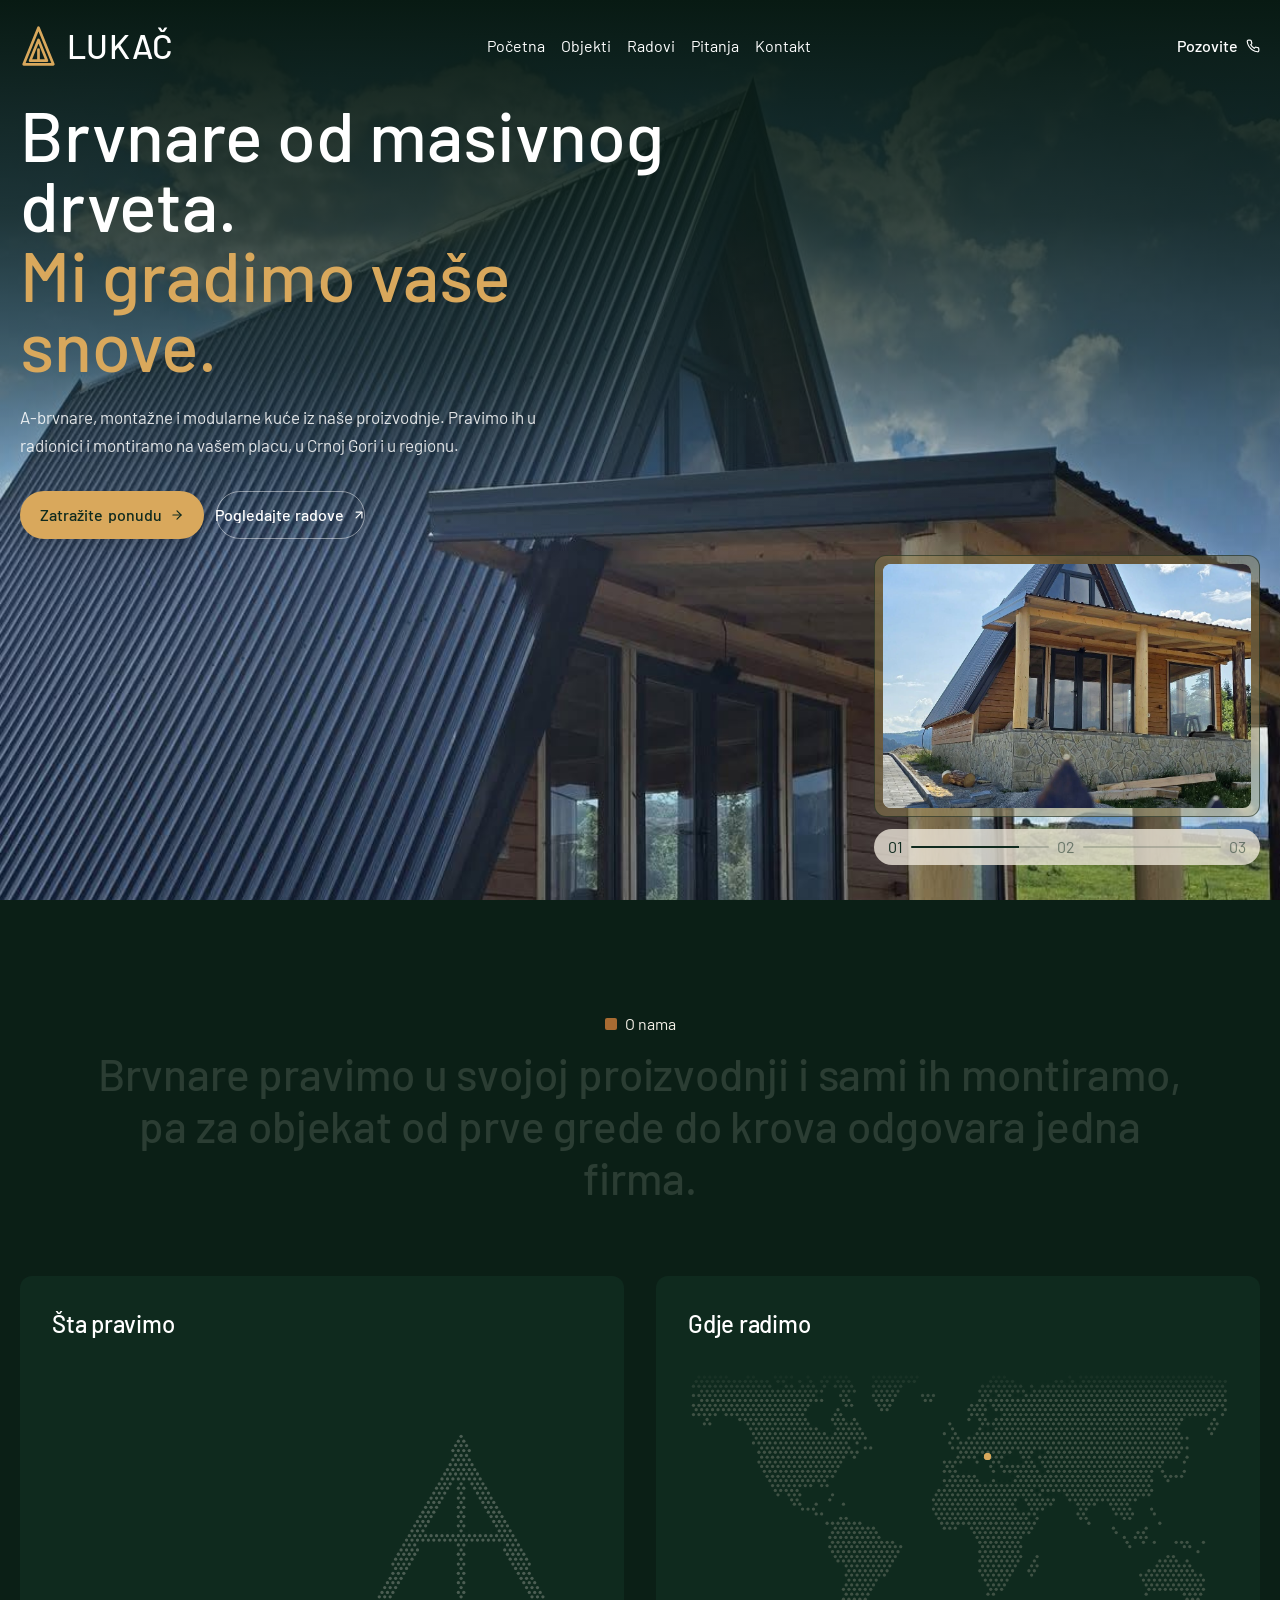
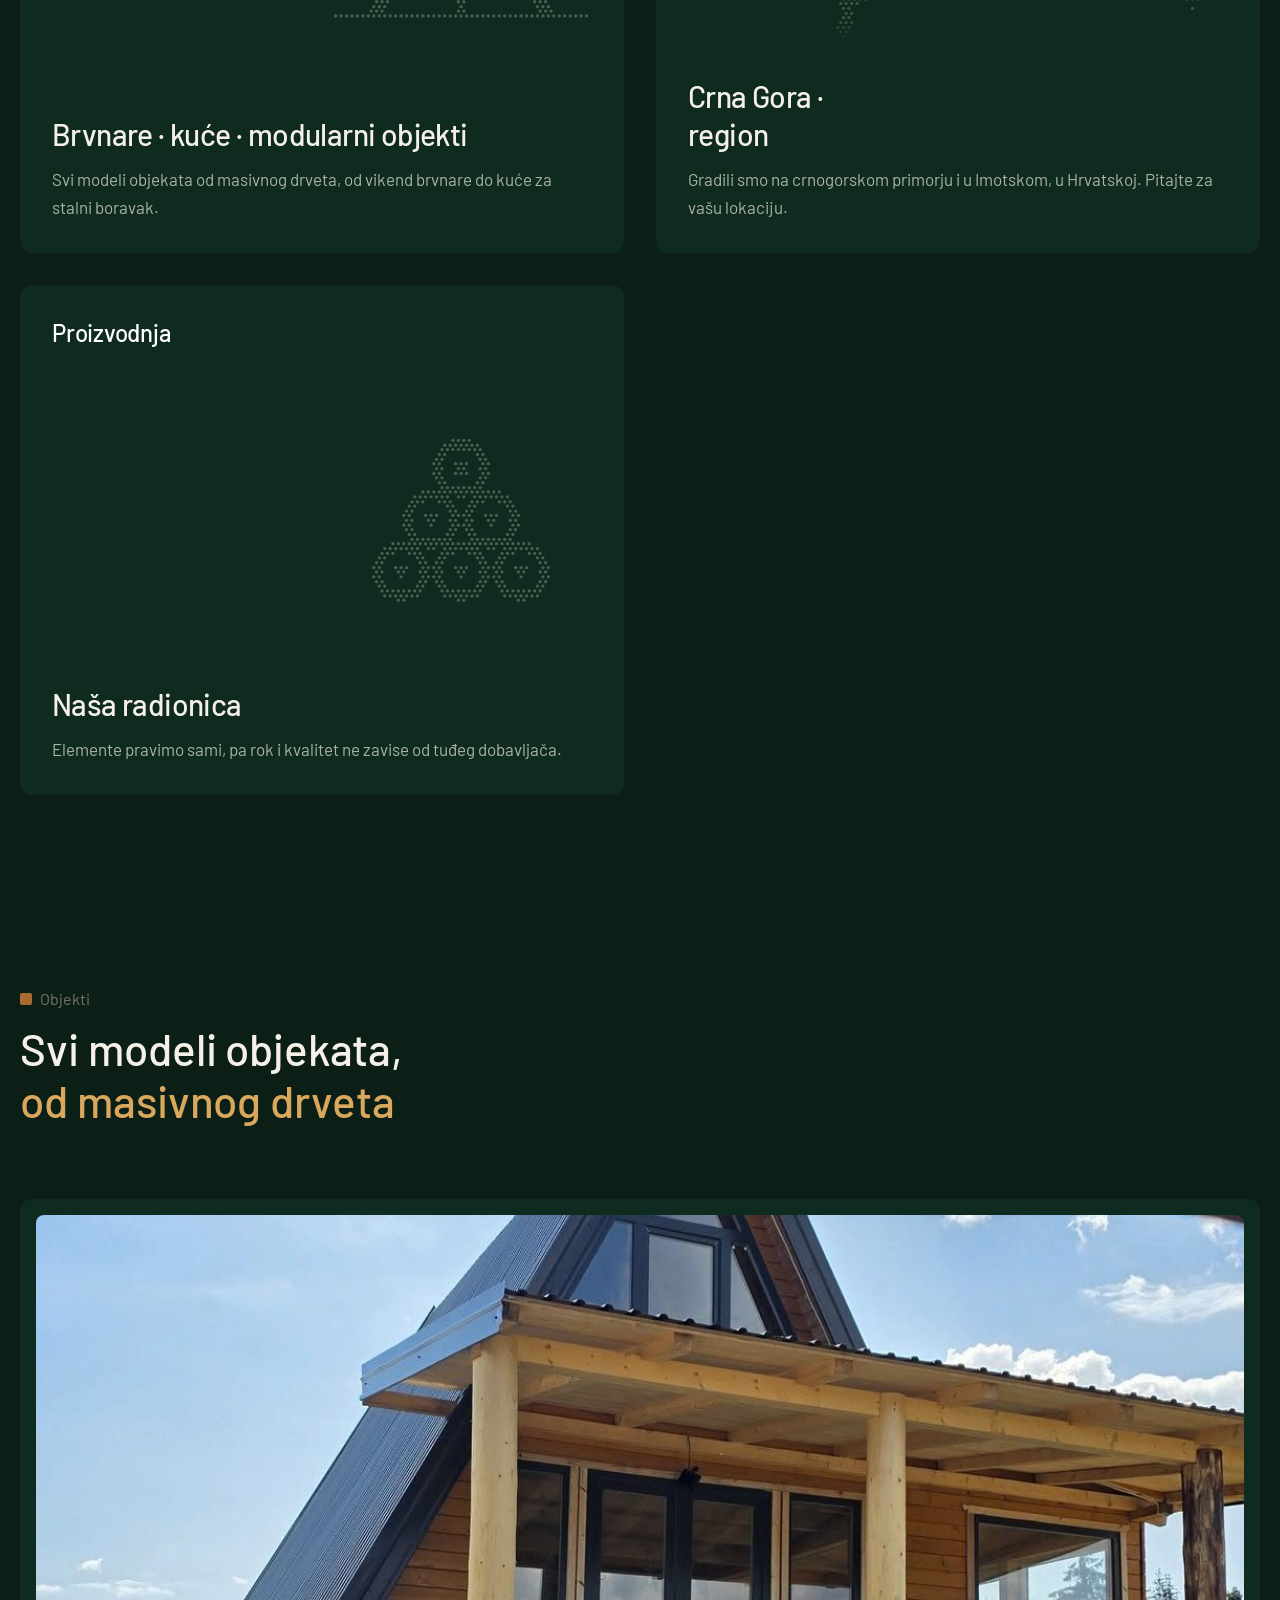
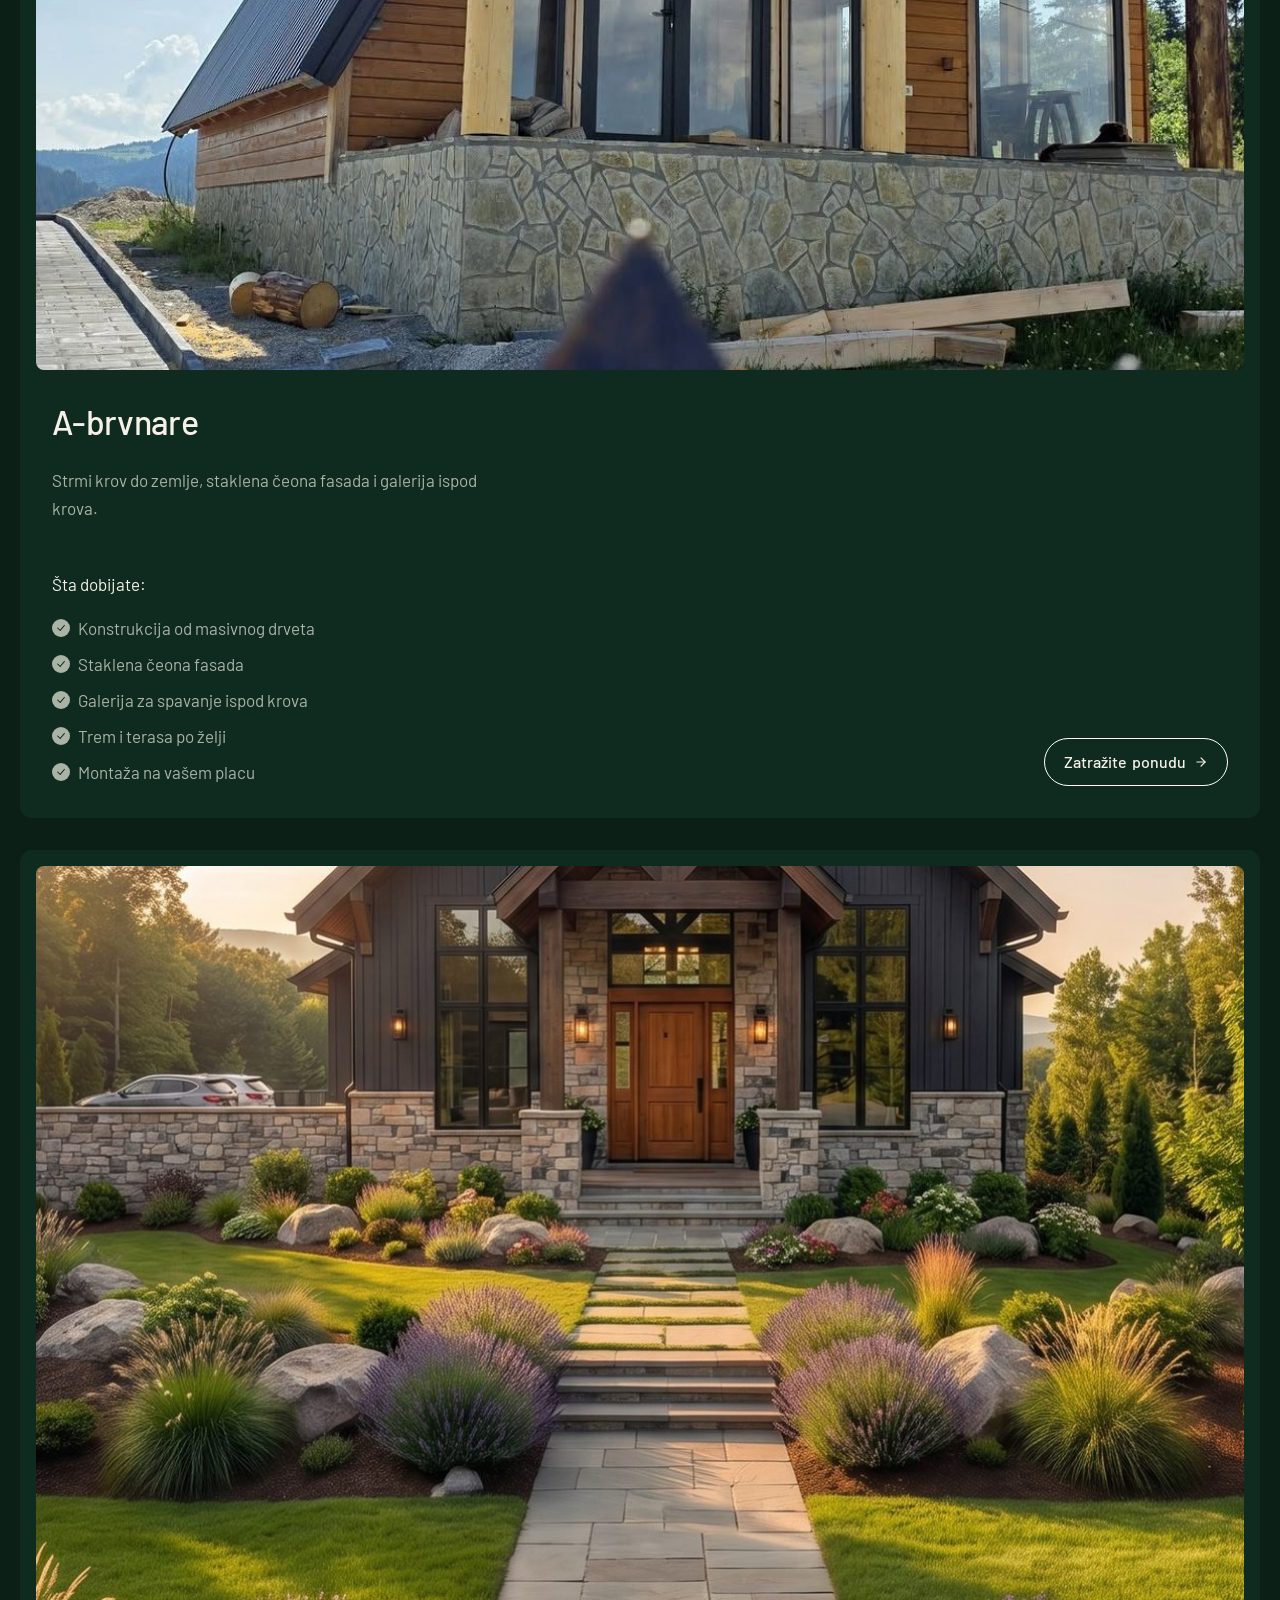
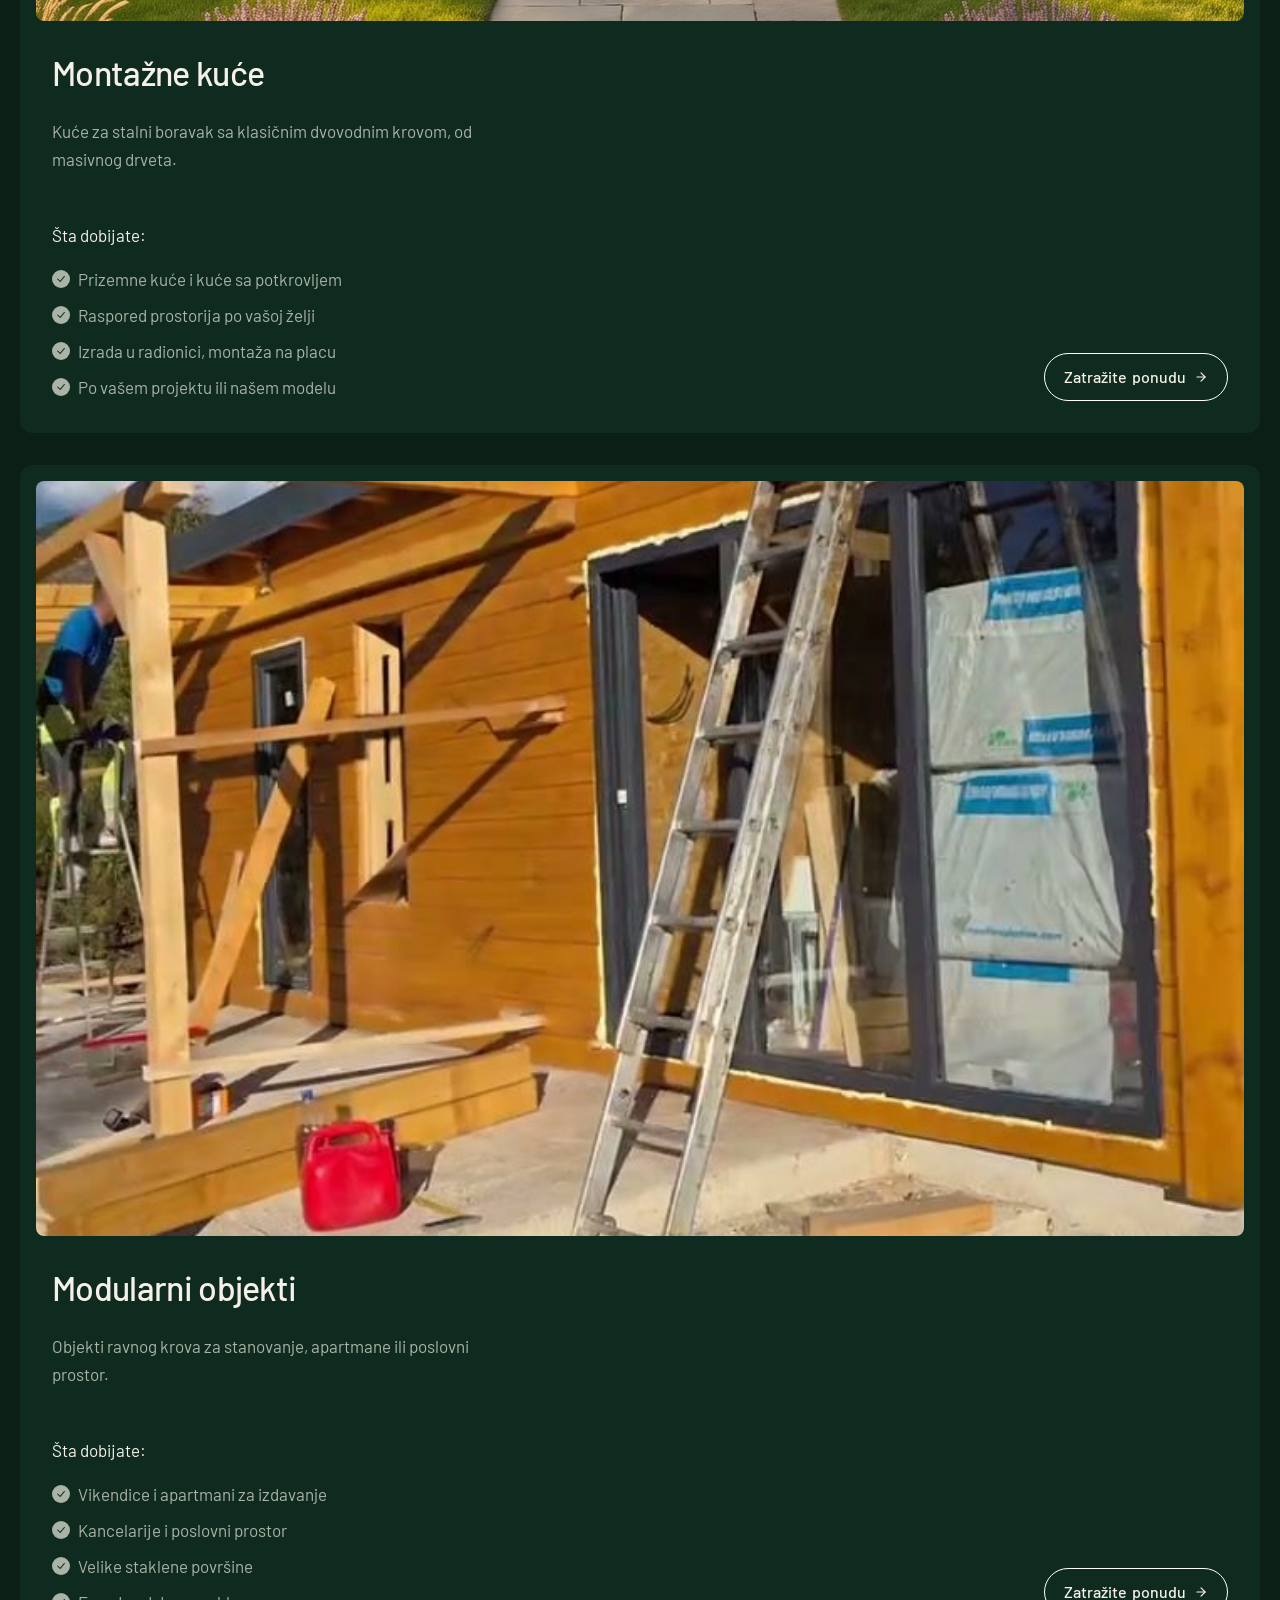
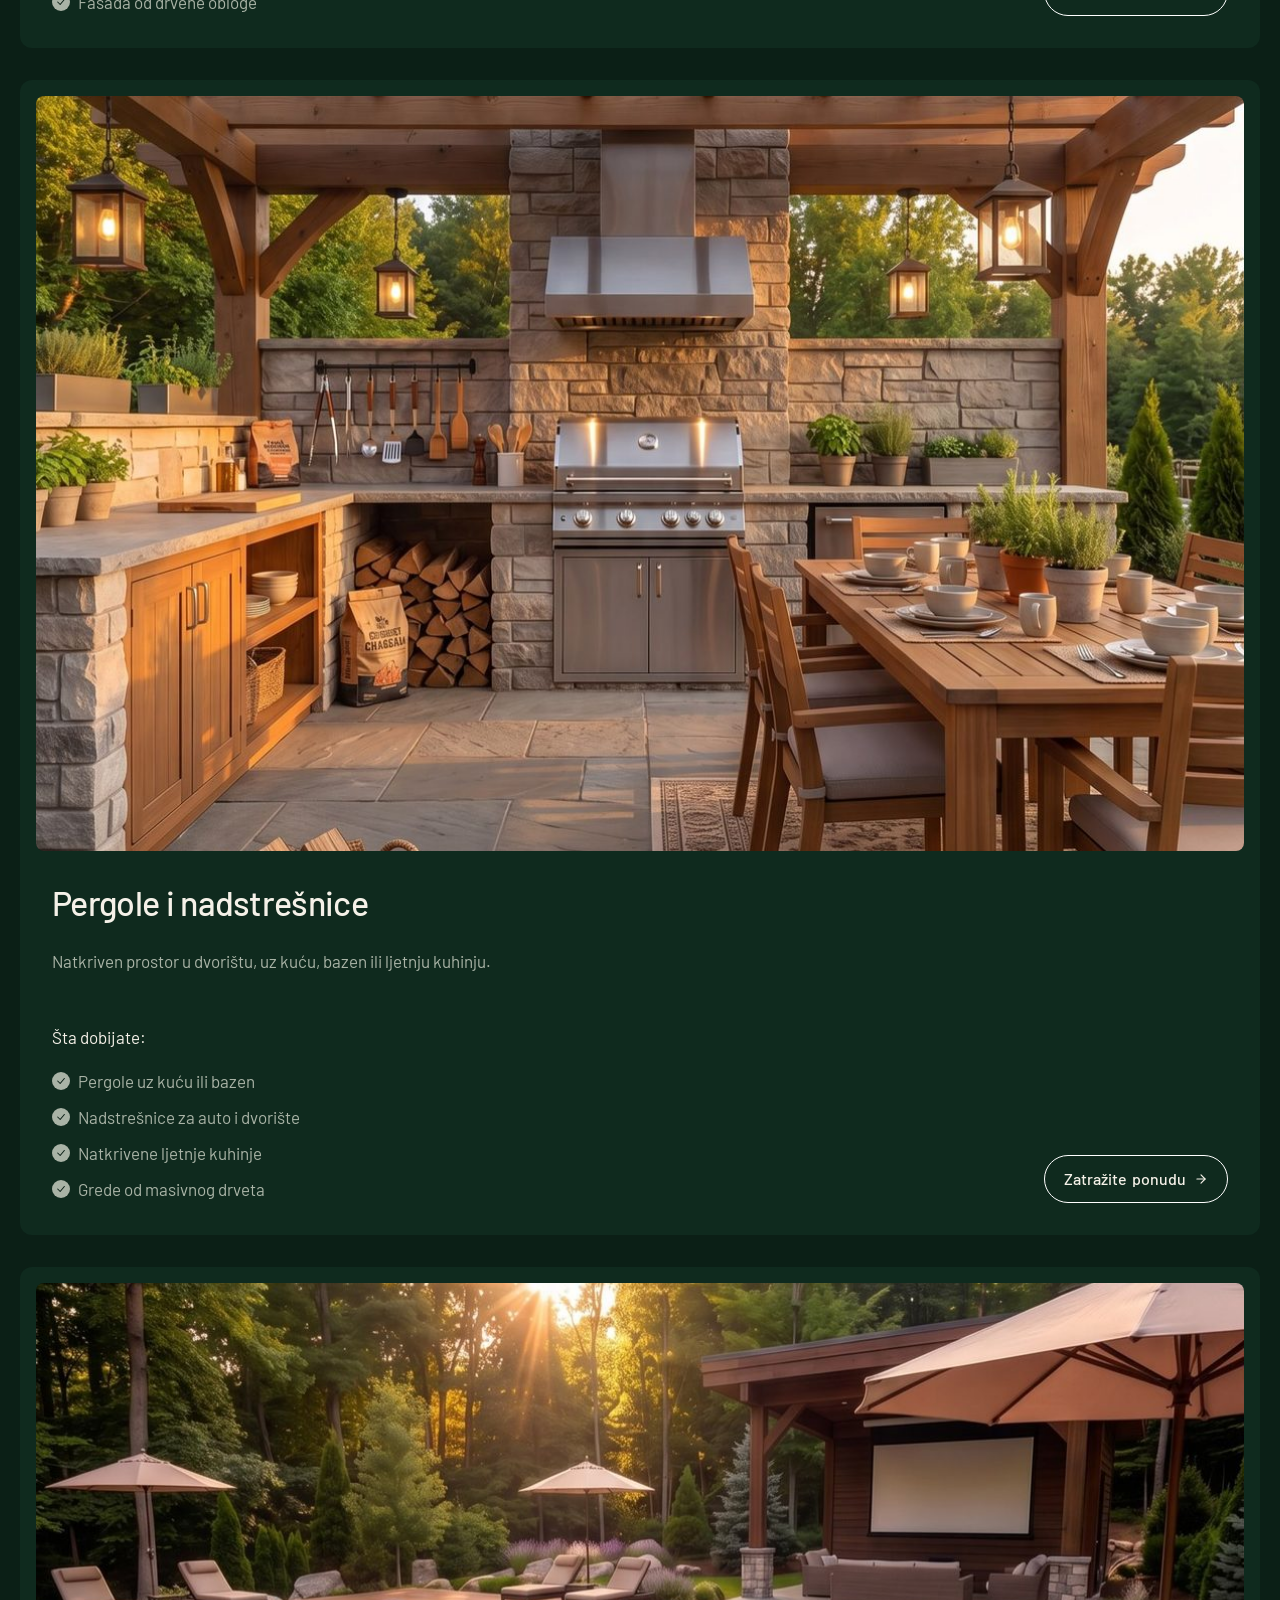
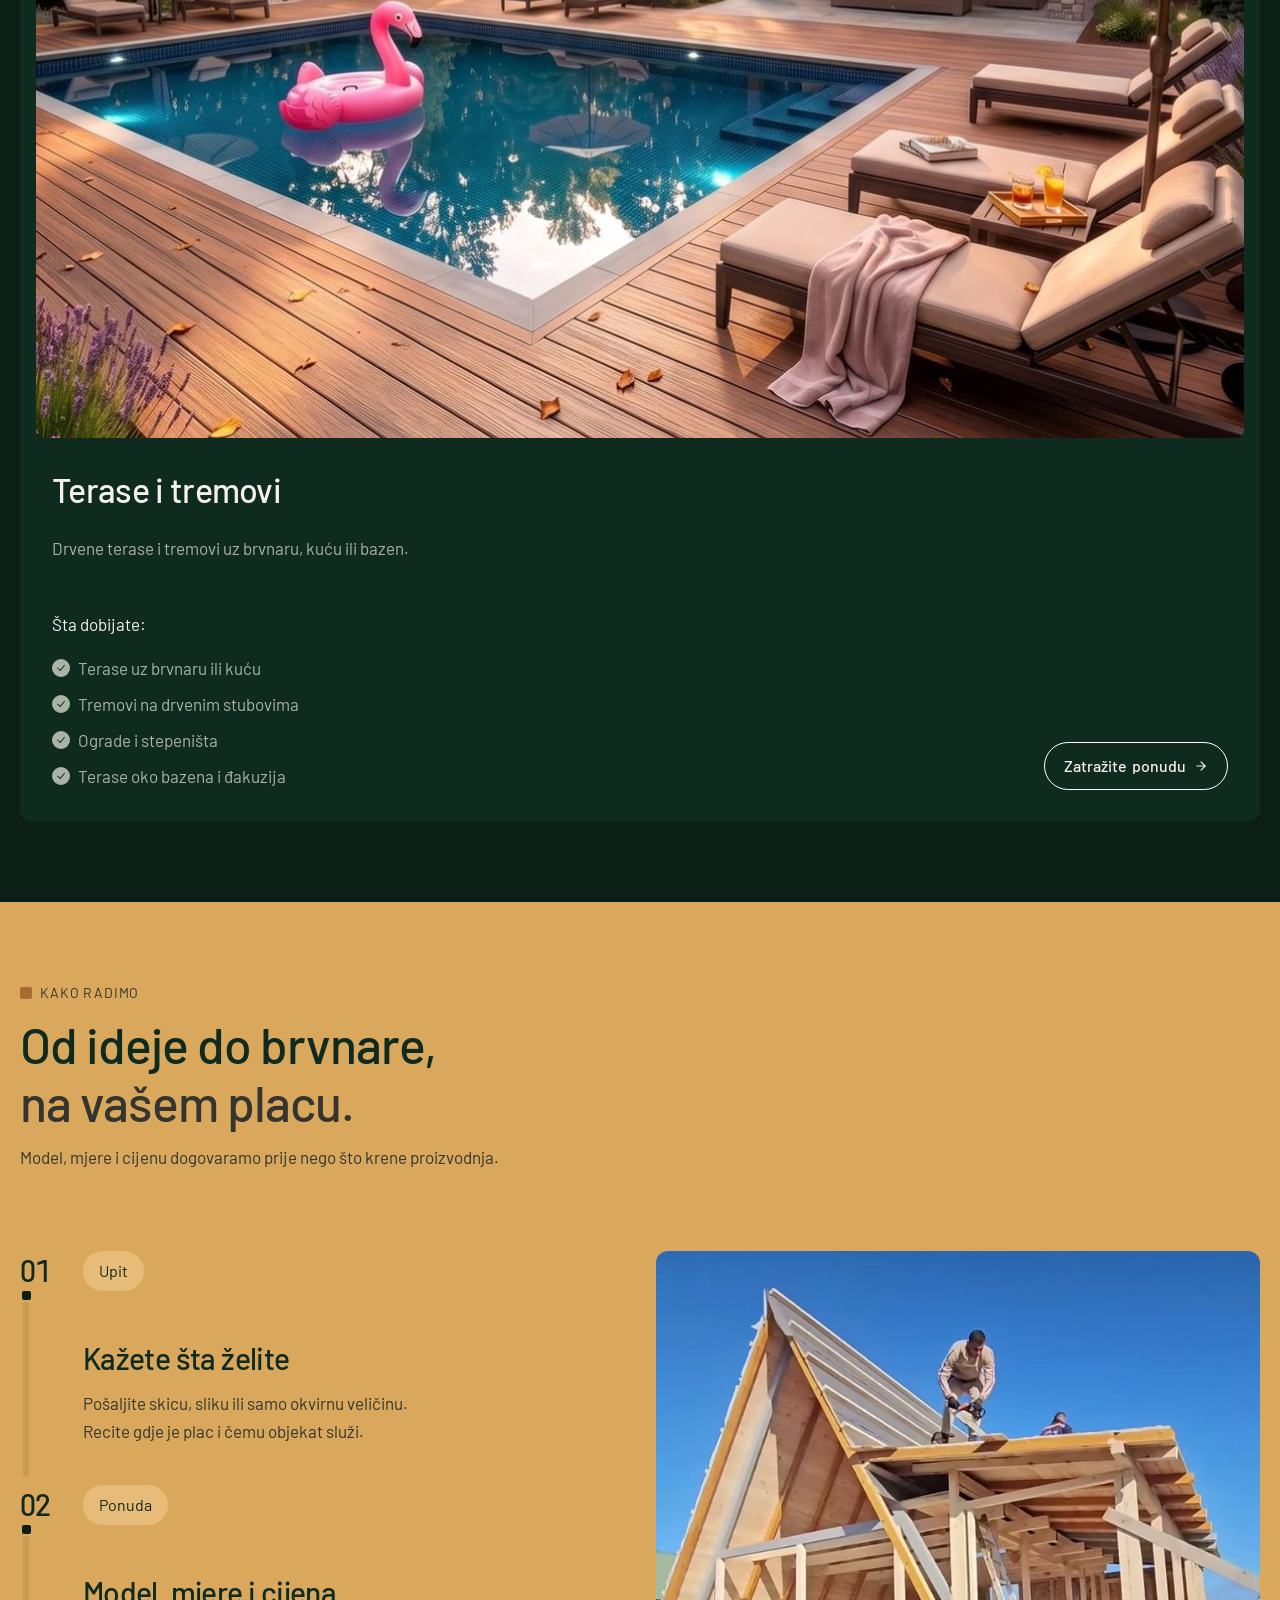
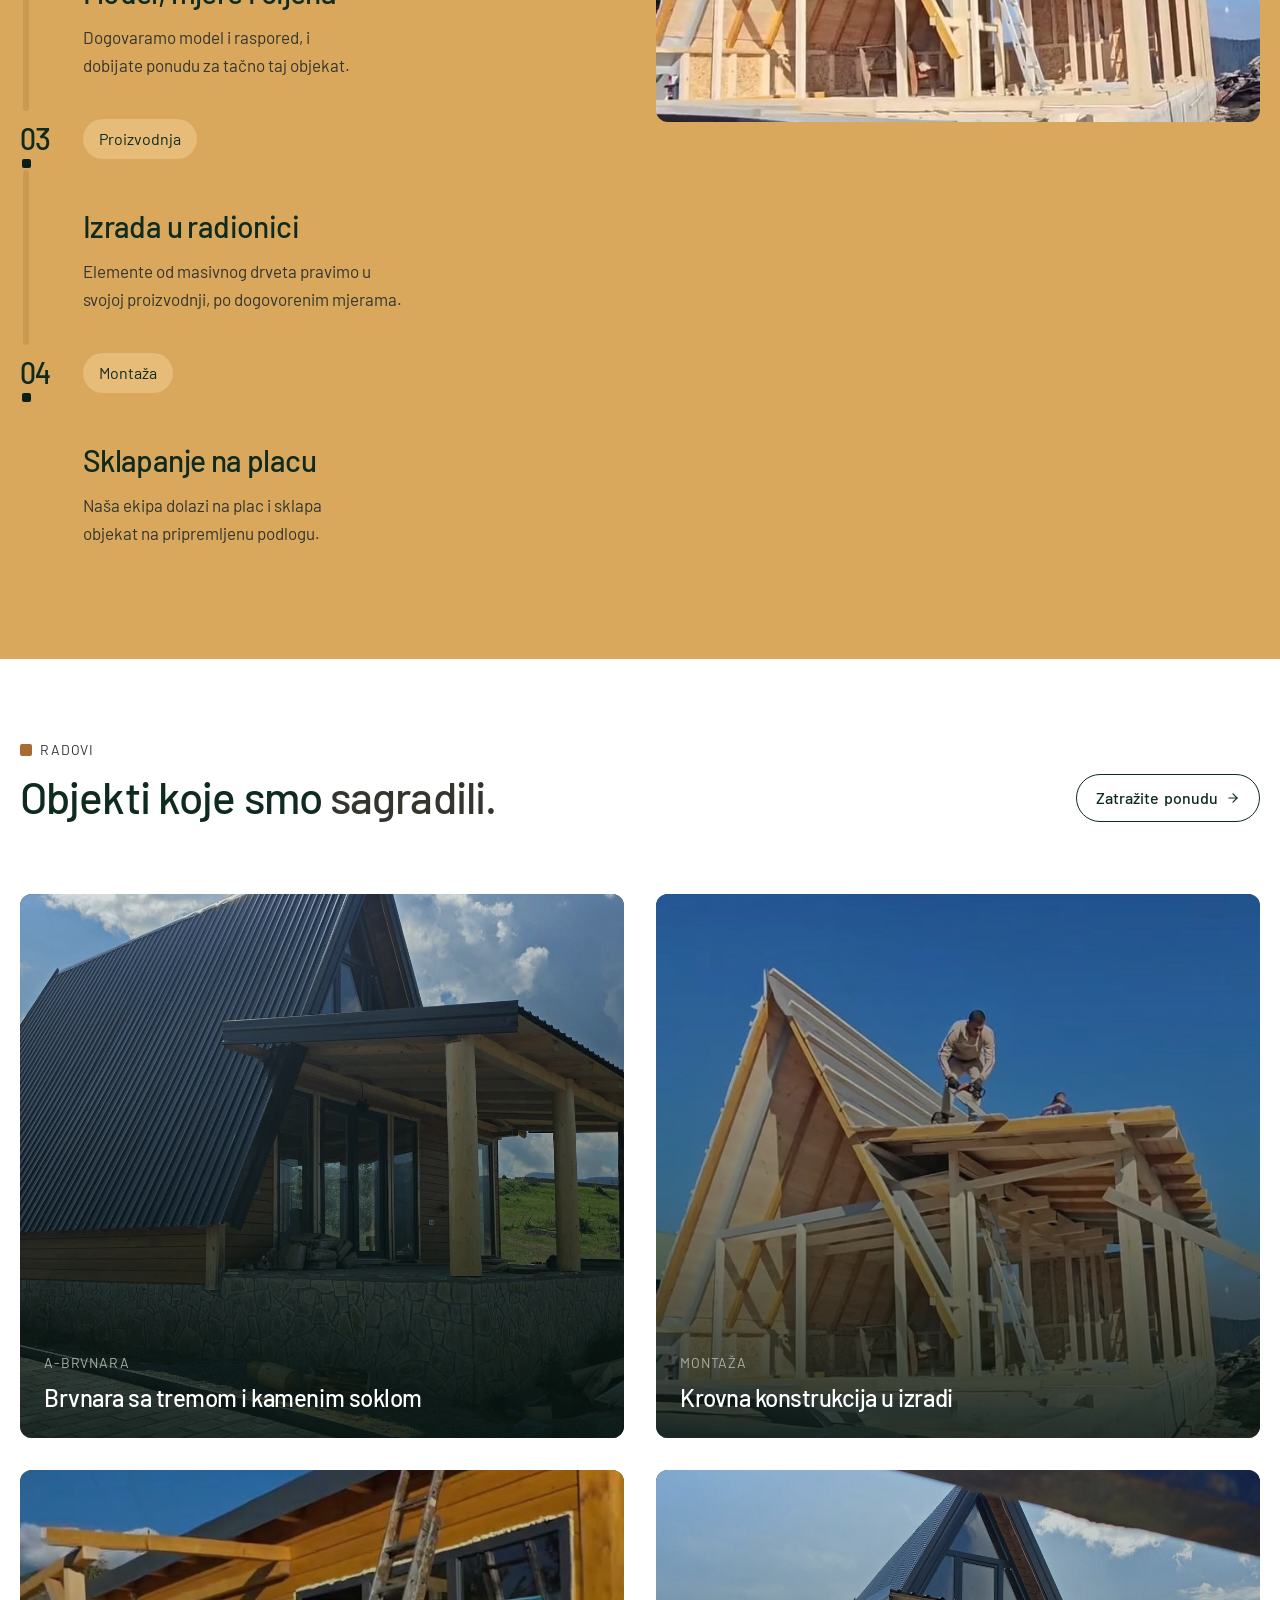
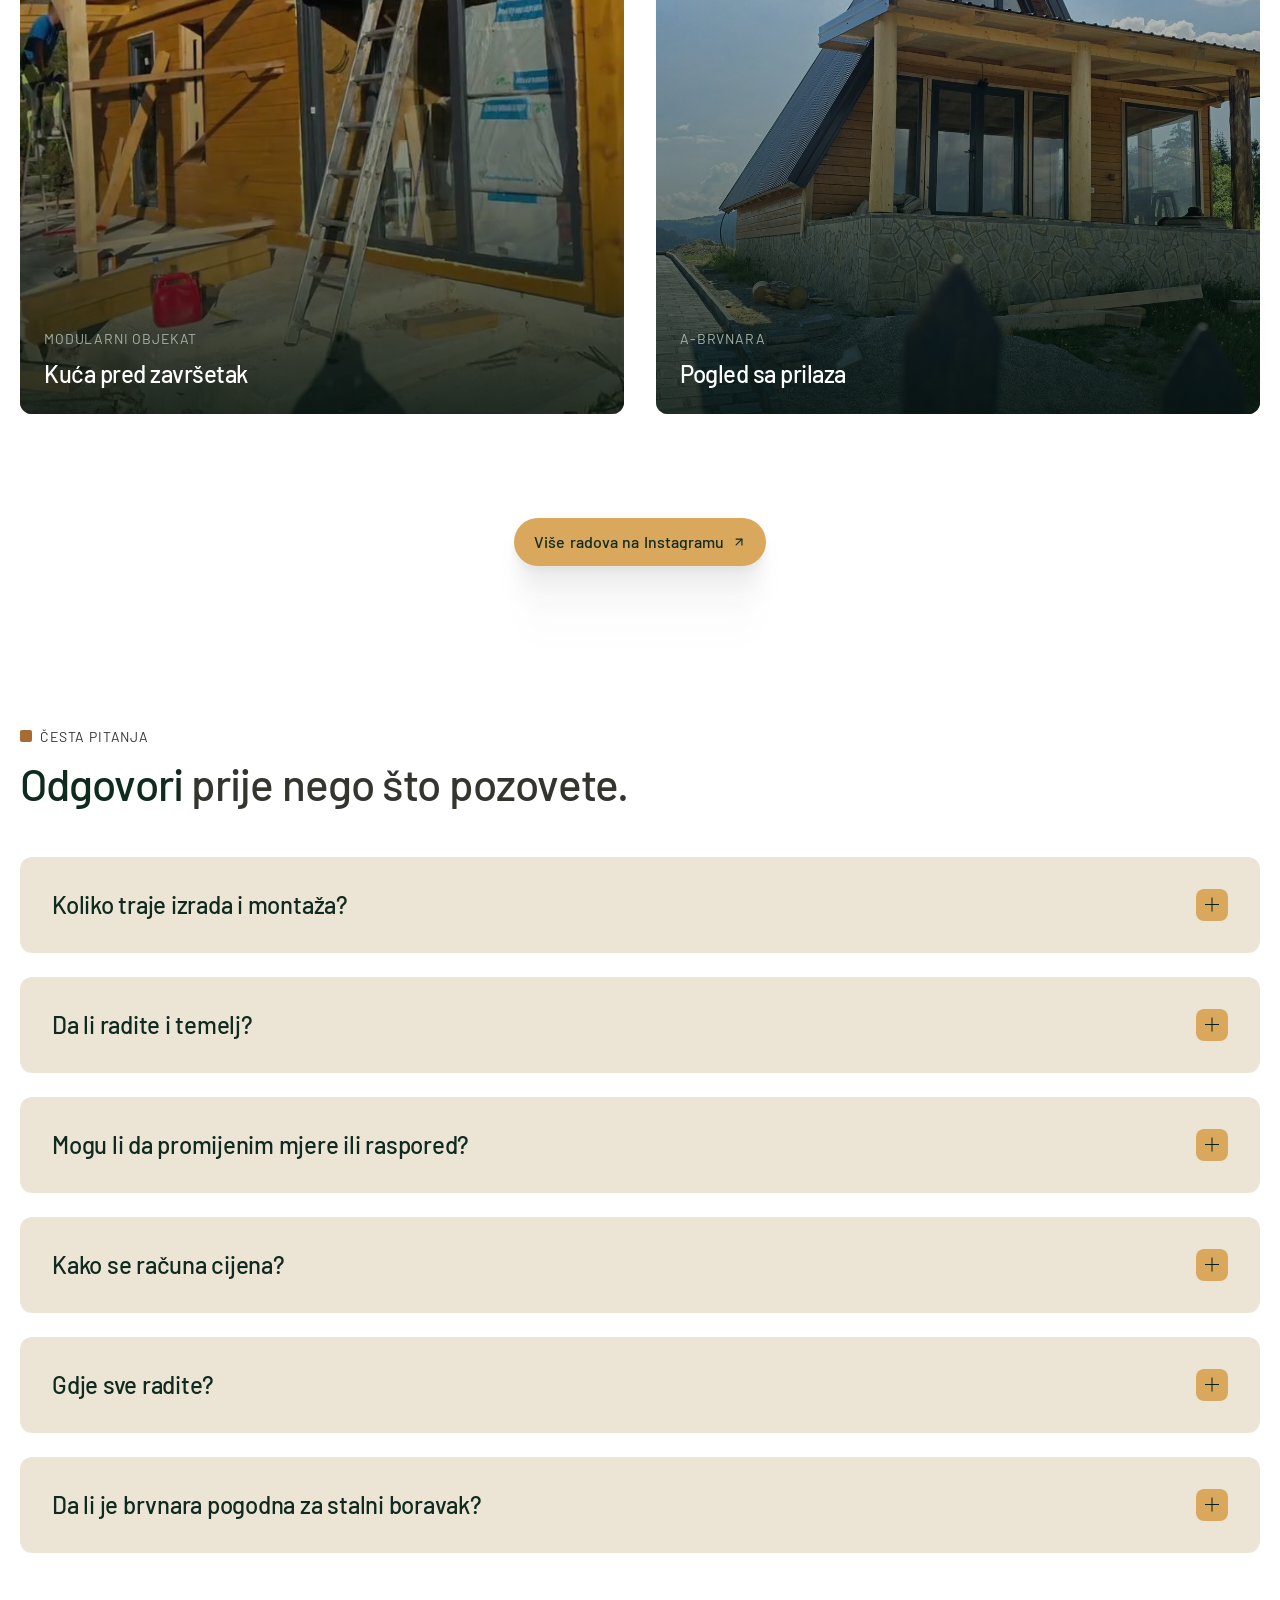
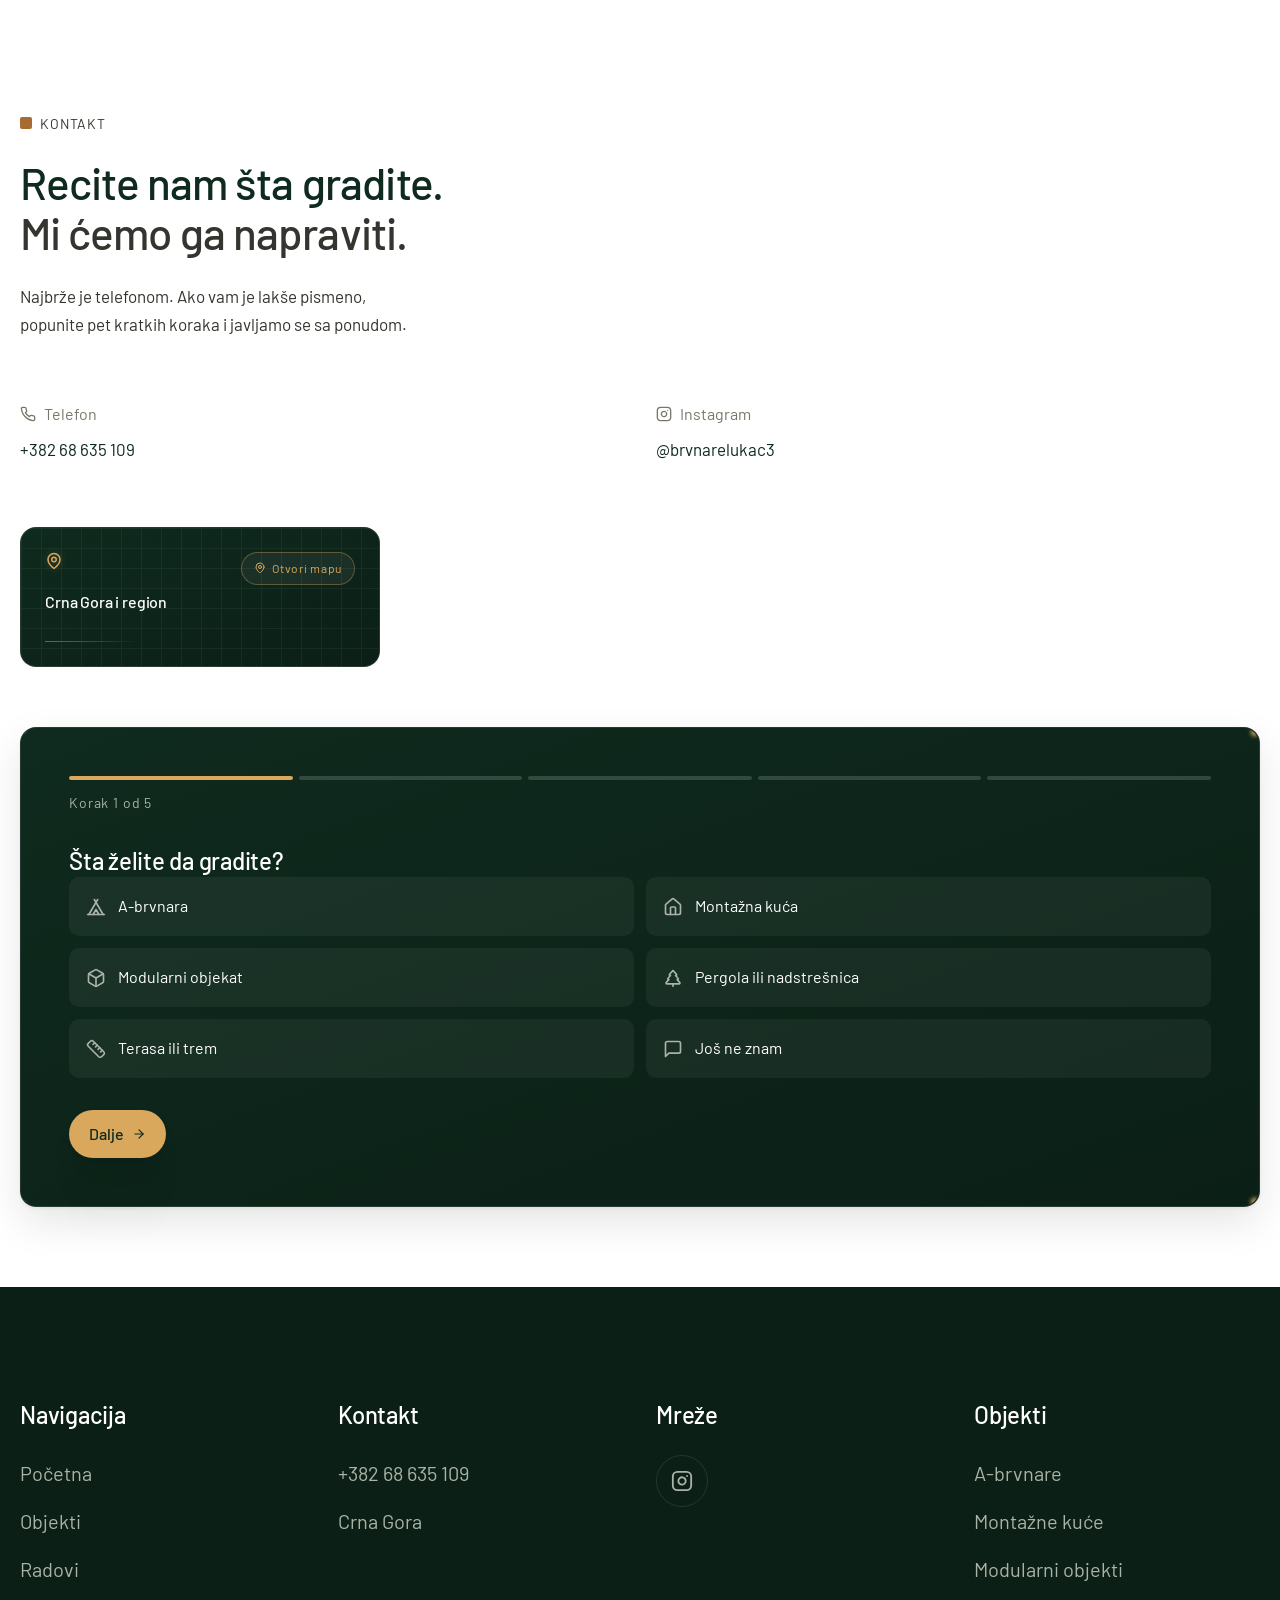
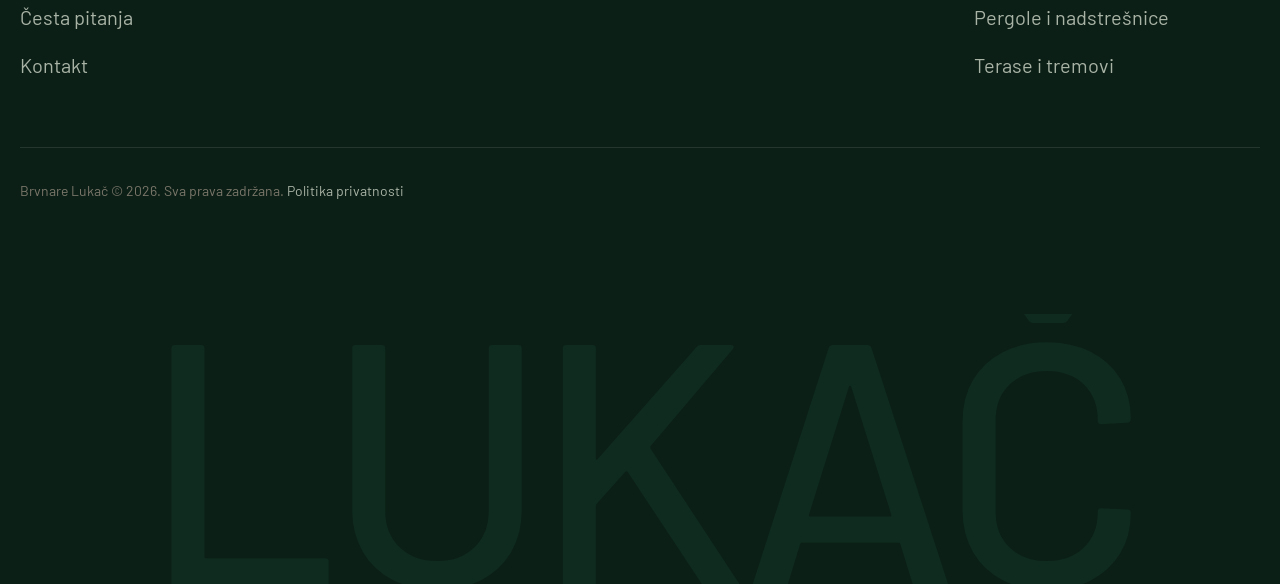
<file: index.html>
<!DOCTYPE html>
<html lang="sr-Latn-ME">
<head>
  <meta charset="UTF-8">
  <meta name="viewport" content="width=device-width, initial-scale=1">

  <title>Brvnare i montažne kuće od drveta | Brvnare Lukač</title>
  <meta name="description" content="Brvnare A-oblika, montažne i modularne kuće od masivnog drveta. Pravimo ih u svojoj proizvodnji i montiramo na vašem placu, u Crnoj Gori i regionu.">

  <meta property="og:type" content="website">
  <meta property="og:title" content="Brvnare i montažne kuće od drveta | Brvnare Lukač">
  <meta property="og:description" content="Brvnare A-oblika, montažne i modularne kuće od masivnog drveta. Pravimo ih u svojoj proizvodnji i montiramo na vašem placu, u Crnoj Gori i regionu.">
  <meta property="og:image" content="assets/img/hero-aframe-trem.jpg">
  <meta property="og:site_name" content="Brvnare Lukač">
  <meta property="og:locale" content="sr_ME">
  <meta name="twitter:card" content="summary_large_image">
  <!-- [DOPUNITI: domen] Kanonik i og:url dobijaju pravu adresu kad sajt dobije domen. -->
  <link rel="canonical" href="index.html">
  <meta name="theme-color" content="#0F2A1E">

  <!-- [LOGO: privremeni] Zamijeniti pravim logom kad stigne. -->
  <link rel="icon" href="assets/img/logo-privremeni.svg" type="image/svg+xml">

  <link rel="preconnect" href="https://fonts.googleapis.com">
  <link rel="preconnect" href="https://fonts.gstatic.com" crossorigin>
  <!-- Barlow: isti grotesk kao na sajtu sa kojeg je preuzet dizajn. Licenca SIL OFL. -->
  <link rel="stylesheet" href="https://fonts.googleapis.com/css2?family=Barlow:wght@400;500;600;700&display=swap">

  <!-- tokens.css nosi sve dizajn varijable. Restilovanje ide isključivo tamo. -->
  <link rel="stylesheet" href="css/tokens.css">
  <link rel="stylesheet" href="css/styles.css">
</head>

<body>

<!-- ==========================================================================
     UČITAVANJE
     Stoji u HTML-u da se vidi odmah. Sklanja ga main.js, a ako skripta ne
     stigne, CSS ga sam sakrije posle 6 sekundi.
     ========================================================================== -->
<div class="preloader" id="preloader">
  <div class="preloader__inner">
    <span class="preloader__brand">BRVNARE LUKAČ</span>
    <span class="conveyor" role="status" aria-label="Strana se učitava">
      <span class="conveyor__track" aria-hidden="true">░░░░░░░░░░</span>
      <span class="conveyor__block" aria-hidden="true">█</span>
      <span class="conveyor__block" aria-hidden="true">▓</span>
      <span class="conveyor__block" aria-hidden="true">▒</span>
    </span>
  </div>
</div>

<a class="skip-link" href="#main">Preskoči na sadržaj</a>

<!-- ==========================================================================
     SVG SPRITE  /  sve ikone na jednom mestu, Lucide stil, stroke 2
     ========================================================================== -->
<svg width="0" height="0" style="position:absolute" aria-hidden="true" focusable="false">
  <symbol id="i-factory" viewBox="0 0 24 24" fill="none" stroke="currentColor" stroke-width="2" stroke-linecap="round" stroke-linejoin="round">
    <path d="M2 20a2 2 0 0 0 2 2h16a2 2 0 0 0 2-2V8l-7 5V8l-7 5V4a2 2 0 0 0-2-2H4a2 2 0 0 0-2 2Z"/><path d="M17 18h1"/><path d="M12 18h1"/><path d="M7 18h1"/>
  </symbol>
  <symbol id="i-hardhat" viewBox="0 0 24 24" fill="none" stroke="currentColor" stroke-width="2" stroke-linecap="round" stroke-linejoin="round">
    <path d="M2 18a1 1 0 0 0 1 1h18a1 1 0 0 0 1-1v-2a1 1 0 0 0-1-1H3a1 1 0 0 0-1 1v2z"/><path d="M10 10V5a1 1 0 0 1 1-1h2a1 1 0 0 1 1 1v5"/><path d="M4 15v-3a6 6 0 0 1 6-6"/><path d="M14 6a6 6 0 0 1 6 6v3"/>
  </symbol>
  <symbol id="i-flame" viewBox="0 0 24 24" fill="none" stroke="currentColor" stroke-width="2" stroke-linecap="round" stroke-linejoin="round">
    <path d="M8.5 14.5A2.5 2.5 0 0 0 11 12c0-1.38-.5-2-1-3-1.07-2.14-.22-4.05 2-6 .5 2.5 2 4.9 4 6.5 2 1.6 3 3.5 3 5.5a7 7 0 1 1-14 0c0-1.15.43-2.29 1-3a2.5 2.5 0 0 0 2.5 2.5z"/>
  </symbol>
  <symbol id="i-warehouse" viewBox="0 0 24 24" fill="none" stroke="currentColor" stroke-width="2" stroke-linecap="round" stroke-linejoin="round">
    <path d="M22 8.35V20a2 2 0 0 1-2 2H4a2 2 0 0 1-2-2V8.35A2 2 0 0 1 3.26 6.5l8-3.2a2 2 0 0 1 1.48 0l8 3.2A2 2 0 0 1 22 8.35Z"/><path d="M6 18h12"/><path d="M6 14h12"/><path d="M6 10h12v12H6z"/>
  </symbol>
  <!-- Gola kvacica. Konstra je koristi u krugu, ispred svake stavke
       obima posla. Stroke 2.5 kao na originalu. -->
  <symbol id="i-check" viewBox="0 0 24 24" fill="none" stroke="currentColor" stroke-width="2.5" stroke-linecap="round" stroke-linejoin="round">
    <path d="m4 12 6 6L20 6"/>
  </symbol>
  <symbol id="i-badge-check" viewBox="0 0 24 24" fill="none" stroke="currentColor" stroke-width="2" stroke-linecap="round" stroke-linejoin="round">
    <path d="M3.85 8.62a4 4 0 0 1 4.78-4.77 4 4 0 0 1 6.74 0 4 4 0 0 1 4.78 4.78 4 4 0 0 1 0 6.74 4 4 0 0 1-4.77 4.78 4 4 0 0 1-6.75 0 4 4 0 0 1-4.78-4.77 4 4 0 0 1 0-6.76Z"/><path d="m9 12 2 2 4-4"/>
  </symbol>
  <symbol id="i-clock" viewBox="0 0 24 24" fill="none" stroke="currentColor" stroke-width="2" stroke-linecap="round" stroke-linejoin="round">
    <circle cx="12" cy="12" r="10"/><path d="M12 6v6l4 2"/>
  </symbol>
  <symbol id="i-cog" viewBox="0 0 24 24" fill="none" stroke="currentColor" stroke-width="2" stroke-linecap="round" stroke-linejoin="round">
    <path d="M12.22 2h-.44a2 2 0 0 0-2 2v.18a2 2 0 0 1-1 1.73l-.43.25a2 2 0 0 1-2 0l-.15-.08a2 2 0 0 0-2.73.73l-.22.38a2 2 0 0 0 .73 2.73l.15.1a2 2 0 0 1 1 1.72v.51a2 2 0 0 1-1 1.74l-.15.09a2 2 0 0 0-.73 2.73l.22.38a2 2 0 0 0 2.73.73l.15-.08a2 2 0 0 1 2 0l.43.25a2 2 0 0 1 1 1.73V20a2 2 0 0 0 2 2h.44a2 2 0 0 0 2-2v-.18a2 2 0 0 1 1-1.73l.43-.25a2 2 0 0 1 2 0l.15.08a2 2 0 0 0 2.73-.73l.22-.39a2 2 0 0 0-.73-2.73l-.15-.08a2 2 0 0 1-1-1.74v-.5a2 2 0 0 1 1-1.74l.15-.09a2 2 0 0 0 .73-2.73l-.22-.38a2 2 0 0 0-2.73-.73l-.15.08a2 2 0 0 1-2 0l-.43-.25a2 2 0 0 1-1-1.73V4a2 2 0 0 0-2-2z"/><circle cx="12" cy="12" r="3"/>
  </symbol>
  <symbol id="i-ruler" viewBox="0 0 24 24" fill="none" stroke="currentColor" stroke-width="2" stroke-linecap="round" stroke-linejoin="round">
    <path d="M21.3 15.3a2.4 2.4 0 0 1 0 3.4l-2.6 2.6a2.4 2.4 0 0 1-3.4 0L2.7 8.7a2.41 2.41 0 0 1 0-3.4l2.6-2.6a2.41 2.41 0 0 1 3.4 0Z"/><path d="m14.5 12.5 2-2"/><path d="m11.5 9.5 2-2"/><path d="m8.5 6.5 2-2"/><path d="m17.5 15.5 2-2"/>
  </symbol>
  <symbol id="i-calendar-check" viewBox="0 0 24 24" fill="none" stroke="currentColor" stroke-width="2" stroke-linecap="round" stroke-linejoin="round">
    <path d="M8 2v4"/><path d="M16 2v4"/><rect width="18" height="18" x="3" y="4" rx="2"/><path d="M3 10h18"/><path d="m9 16 2 2 4-4"/>
  </symbol>
  <symbol id="i-phone" viewBox="0 0 24 24" fill="none" stroke="currentColor" stroke-width="2" stroke-linecap="round" stroke-linejoin="round">
    <path d="M22 16.92v3a2 2 0 0 1-2.18 2 19.79 19.79 0 0 1-8.63-3.07 19.5 19.5 0 0 1-6-6 19.79 19.79 0 0 1-3.07-8.67A2 2 0 0 1 4.11 2h3a2 2 0 0 1 2 1.72 12.84 12.84 0 0 0 .7 2.81 2 2 0 0 1-.45 2.11L8.09 9.91a16 16 0 0 0 6 6l1.27-1.27a2 2 0 0 1 2.11-.45 12.84 12.84 0 0 0 2.81.7A2 2 0 0 1 22 16.92z"/>
  </symbol>
  <symbol id="i-mail" viewBox="0 0 24 24" fill="none" stroke="currentColor" stroke-width="2" stroke-linecap="round" stroke-linejoin="round">
    <rect width="20" height="16" x="2" y="4" rx="2"/><path d="m22 7-8.97 5.7a1.94 1.94 0 0 1-2.06 0L2 7"/>
  </symbol>
  <!-- Dodato 10.08.2026. za polja u obrascu. Isti crtez kao lucide user
       i message-square, da se poklapa sa ostalima u ovom spisku. -->
  <symbol id="i-user" viewBox="0 0 24 24" fill="none" stroke="currentColor" stroke-width="2" stroke-linecap="round" stroke-linejoin="round">
    <path d="M19 21v-2a4 4 0 0 0-4-4H9a4 4 0 0 0-4 4v2"/><circle cx="12" cy="7" r="4"/>
  </symbol>
  <symbol id="i-message" viewBox="0 0 24 24" fill="none" stroke="currentColor" stroke-width="2" stroke-linecap="round" stroke-linejoin="round">
    <path d="M21 15a2 2 0 0 1-2 2H7l-4 4V5a2 2 0 0 1 2-2h14a2 2 0 0 1 2 2z"/>
  </symbol>
  <symbol id="i-pin" viewBox="0 0 24 24" fill="none" stroke="currentColor" stroke-width="2" stroke-linecap="round" stroke-linejoin="round">
    <path d="M20 10c0 6-8 12-8 12s-8-6-8-12a8 8 0 0 1 16 0Z"/><circle cx="12" cy="10" r="3"/>
  </symbol>
  <symbol id="i-instagram" viewBox="0 0 24 24" fill="none" stroke="currentColor" stroke-width="2" stroke-linecap="round" stroke-linejoin="round">
    <rect width="20" height="20" x="2" y="2" rx="5"/><path d="M16 11.37A4 4 0 1 1 12.63 8 4 4 0 0 1 16 11.37z"/><path d="M17.5 6.5h.01"/>
  </symbol>
  <symbol id="i-facebook" viewBox="0 0 24 24" fill="none" stroke="currentColor" stroke-width="2" stroke-linecap="round" stroke-linejoin="round">
    <path d="M18 2h-3a5 5 0 0 0-5 5v3H7v4h3v8h4v-8h3l1-4h-4V7a1 1 0 0 1 1-1h3z"/>
  </symbol>
  <symbol id="i-menu" viewBox="0 0 24 24" fill="none" stroke="currentColor" stroke-width="2" stroke-linecap="round" stroke-linejoin="round">
    <path d="M4 6h16"/><path d="M4 12h16"/><path d="M4 18h16"/>
  </symbol>
  <symbol id="i-close" viewBox="0 0 24 24" fill="none" stroke="currentColor" stroke-width="2" stroke-linecap="round" stroke-linejoin="round">
    <path d="M18 6 6 18"/><path d="m6 6 12 12"/>
  </symbol>
  <symbol id="i-arrow-right" viewBox="0 0 24 24" fill="none" stroke="currentColor" stroke-width="2" stroke-linecap="round" stroke-linejoin="round">
    <path d="M5 12h14"/><path d="m12 5 7 7-7 7"/>
  </symbol>
  <symbol id="i-arrow-up-right" viewBox="0 0 24 24" fill="none" stroke="currentColor" stroke-width="2" stroke-linecap="round" stroke-linejoin="round">
    <path d="M7 17 17 7"/><path d="M7 7h10v10"/>
  </symbol>
  <symbol id="i-star" viewBox="0 0 24 24" fill="currentColor" stroke="none">
    <path d="m12 2 2.9 6.26 6.85.7-5.1 4.6 1.44 6.72L12 16.9l-6.09 3.38 1.44-6.72-5.1-4.6 6.85-.7z"/>
  </symbol>
  <!-- Kamion (lucide truck), isti stroke 2. -->
  <symbol id="i-truck" viewBox="0 0 24 24" fill="none" stroke="currentColor" stroke-width="2" stroke-linecap="round" stroke-linejoin="round">
    <path d="M14 18V6a2 2 0 0 0-2-2H4a2 2 0 0 0-2 2v11a1 1 0 0 0 1 1h2"/><path d="M14 9h4l4 4v4a1 1 0 0 1-1 1h-1"/><circle cx="7" cy="18" r="2"/><circle cx="17" cy="18" r="2"/><path d="M9 18h6"/>
  </symbol>
  <!-- Dodato za Lukač: A-brvnara (lucide tent), kuća, modul, drvo. Isti stroke 2. -->
  <symbol id="i-aframe" viewBox="0 0 24 24" fill="none" stroke="currentColor" stroke-width="2" stroke-linecap="round" stroke-linejoin="round">
    <path d="M3.5 21 14 3"/><path d="M20.5 21 10 3"/><path d="M15.5 21 12 15l-3.5 6"/><path d="M2 21h20"/>
  </symbol>
  <symbol id="i-home" viewBox="0 0 24 24" fill="none" stroke="currentColor" stroke-width="2" stroke-linecap="round" stroke-linejoin="round">
    <path d="M15 21v-8a1 1 0 0 0-1-1h-4a1 1 0 0 0-1 1v8"/><path d="M3 10a2 2 0 0 1 .709-1.528l7-5.999a2 2 0 0 1 2.582 0l7 5.999A2 2 0 0 1 21 10v9a2 2 0 0 1-2 2H5a2 2 0 0 1-2-2z"/>
  </symbol>
  <symbol id="i-box" viewBox="0 0 24 24" fill="none" stroke="currentColor" stroke-width="2" stroke-linecap="round" stroke-linejoin="round">
    <path d="M21 8a2 2 0 0 0-1-1.73l-7-4a2 2 0 0 0-2 0l-7 4A2 2 0 0 0 3 8v8a2 2 0 0 0 1 1.73l7 4a2 2 0 0 0 2 0l7-4A2 2 0 0 0 21 16Z"/><path d="m3.3 7 8.7 5 8.7-5"/><path d="M12 22V12"/>
  </symbol>
  <symbol id="i-tree" viewBox="0 0 24 24" fill="none" stroke="currentColor" stroke-width="2" stroke-linecap="round" stroke-linejoin="round">
    <path d="m17 14 3 3.3a1 1 0 0 1-.7 1.7H4.7a1 1 0 0 1-.7-1.7L7 14h-.3a1 1 0 0 1-.7-1.7L9 9h-.2A1 1 0 0 1 8 7.3L12 3l4 4.3a1 1 0 0 1-.8 1.7H15l3 3.3a1 1 0 0 1-.7 1.7H17Z"/><path d="M12 22v-3"/>
  </symbol>
</svg>

<!-- ==========================================================================
     ZAGLAVLJE
     Providno, fiksirano na vrhu, leži preko heroja. Na skrol prelazi u tamno.
     ========================================================================== -->
<header class="header" id="header">
  <div class="header__inner">

    <div class="header__brand-wrap">
      <a class="brand" href="#hero" aria-label="Brvnare Lukač, početna strana">
        <!-- [LOGO: privremeni] Zamijeniti sa assets/img/logo-lukac.png. -->
        <img class="brand__badge" src="assets/img/logo-privremeni.svg" alt="" width="300" height="360" aria-hidden="true">
        <span class="brand__name">LUKAČ</span>
      </a>

      <button class="menu-toggle" id="menu-toggle" type="button"
              aria-controls="nav" aria-expanded="false" aria-label="Otvorite meni">
        <svg class="menu-toggle__open"  aria-hidden="true" focusable="false"><use href="#i-menu"></use></svg>
        <svg class="menu-toggle__close" aria-hidden="true" focusable="false"><use href="#i-close"></use></svg>
      </button>
    </div>

    <nav class="nav" id="nav" data-open="false" aria-label="Glavna navigacija">
      <a class="nav__link" href="#hero"><span class="nav__dot" aria-hidden="true"></span><span>Početna</span></a>
      <a class="nav__link" href="#usluge"><span class="nav__dot" aria-hidden="true"></span><span>Objekti</span></a>
      <a class="nav__link" href="#radovi"><span class="nav__dot" aria-hidden="true"></span><span>Radovi</span></a>
      <a class="nav__link" href="#faq"><span class="nav__dot" aria-hidden="true"></span><span>Pitanja</span></a>
      <a class="nav__link" href="kontakt.html"><span class="nav__dot" aria-hidden="true"></span><span>Kontakt</span></a>
    </nav>

    <div class="header__actions">
      <a class="btn btn--bare header__cta" href="tel:+38268635109" aria-label="Pozovite nas na +382 68 635 109">
        <span class="btn__label" data-roll>Pozovite</span>
        <span class="btn__icons" aria-hidden="true">
          <svg class="btn__icon"><use href="#i-phone"></use></svg>
          <svg class="btn__icon"><use href="#i-phone"></use></svg>
        </span>
      </a>
    </div>

  </div>
</header>

<!-- ==========================================================================
     MOBILNI MENI
     ========================================================================== -->
<div class="smenu" id="smenu" aria-hidden="true">
  <div class="smenu__layer smenu__layer--1" aria-hidden="true"></div>
  <div class="smenu__layer smenu__layer--2" aria-hidden="true"></div>

  <nav class="smenu__panel" aria-label="Glavna navigacija, mobilna">
    <ul class="smenu__list">
      <li class="smenu__row" style="--i: 0"><a class="smenu__item" href="#hero"><span class="smenu__label">Početna</span><span class="smenu__num" aria-hidden="true">01</span></a></li>
      <li class="smenu__row" style="--i: 1"><a class="smenu__item" href="#usluge"><span class="smenu__label">Objekti</span><span class="smenu__num" aria-hidden="true">02</span></a></li>
      <li class="smenu__row" style="--i: 2"><a class="smenu__item" href="#radovi"><span class="smenu__label">Radovi</span><span class="smenu__num" aria-hidden="true">03</span></a></li>
      <li class="smenu__row" style="--i: 3"><a class="smenu__item" href="#faq"><span class="smenu__label">Pitanja</span><span class="smenu__num" aria-hidden="true">04</span></a></li>
      <li class="smenu__row" style="--i: 4"><a class="smenu__item" href="kontakt.html"><span class="smenu__label">Kontakt</span><span class="smenu__num" aria-hidden="true">05</span></a></li>
    </ul>

    <a class="btn btn--sand smenu__cta" href="tel:+38268635109">
      <span class="btn__label">Pozovite +382 68 635 109</span>
      <span class="btn__icons" aria-hidden="true">
        <svg class="btn__icon"><use href="#i-phone"></use></svg>
      </span>
    </a>

    <div class="smenu__social">
      <p class="smenu__social-title">Mreže</p>
      <ul class="smenu__social-list">
        <li style="--i: 0"><a class="smenu__social-link" href="https://www.instagram.com/brvnarelukac3/" target="_blank" rel="noopener noreferrer">Instagram</a></li>
      </ul>
    </div>
  </nav>
</div>


<main id="main">

  <!-- ==========================================================================
       HERO
       Prava fotografija njihove A-brvnare sa tremom i kamenim soklom.
       ========================================================================== -->
  <section class="hero" id="hero">

    <figure class="hero__image" data-appear="image">
      <img src="assets/img/hero-aframe-trem.jpg"
           alt="A-brvnara Lukač sa crnim limenim krovom, drvenim tremom i kamenim soklom"
           width="1153" height="1441" fetchpriority="high" decoding="async">
      <div class="hero__overlay" aria-hidden="true"></div>
    </figure>

    <div class="hero__container">

      <div class="hero__heading">

        <div class="hero__text">
          <h1 class="hero__title" data-split-words>Brvnare od masivnog drveta.<br><span class="hero__title-accent">Mi gradimo vaše snove.</span></h1>

          <p class="hero__lead" data-appear="text">A-brvnare, montažne i modularne kuće iz naše proizvodnje. Pravimo ih u radionici i montiramo na vašem placu, u Crnoj Gori i u regionu.</p>
        </div>

        <div class="hero__buttons">
          <div class="hero__button" data-appear="btn-1">
            <a class="btn btn--solid" href="kontakt.html">
              <span class="btn__label" data-roll>Zatražite ponudu</span>
              <span class="btn__icons" aria-hidden="true">
                <svg class="btn__icon"><use href="#i-arrow-right"></use></svg>
                <svg class="btn__icon"><use href="#i-arrow-right"></use></svg>
              </span>
            </a>
          </div>

          <div class="hero__button hero__button--flex" data-appear="btn-2">
            <a class="btn btn--outline-soft" href="#radovi">
              <span class="btn__label" data-roll>Pogledajte radove</span>
              <span class="btn__icons" aria-hidden="true">
                <svg class="btn__icon"><use href="#i-arrow-up-right"></use></svg>
                <svg class="btn__icon"><use href="#i-arrow-up-right"></use></svg>
              </span>
            </a>
          </div>
        </div>

      </div>

      <!-- Kartica sa rotacijom tri fotografije, dole desno. Sve tri su
           njihovi stvarni objekti (dvije su kadrovi iz videa sa Instagrama). -->
      <div class="hero__aside">
        <a class="pcard" href="#radovi" data-appear="card">
          <div class="pcard__frame">
            <div class="pcard__images" data-slideshow>

              <figure class="pcard__slide is-active" data-title="A-brvnara sa tremom">
                <img src="assets/img/rad-aframe-kamen.jpg" alt="Završena A-brvnara sa tremom i kamenim soklom, pogled sa prilaza" width="1153" height="1441" decoding="async">
              </figure>

              <figure class="pcard__slide" data-title="Montaža krova">
                <img src="assets/img/rad-montaza-krova.jpg" alt="Majstori Lukač postavljaju krovnu konstrukciju A-brvnare" width="720" height="900" loading="lazy" decoding="async">
              </figure>

              <figure class="pcard__slide" data-title="Modularna kuća">
                <img src="assets/img/rad-modularna-kuca.jpg" alt="Modularna kuća od drveta sa velikim staklenim vratima u završnoj fazi" width="720" height="900" loading="lazy" decoding="async">
              </figure>

              <div class="pcard__veil" aria-hidden="true">
                <span class="pcard__title">A-brvnara sa tremom</span>
              </div>

            </div>
          </div>

          <div class="pcard__pagination" aria-hidden="true">
            <span class="pcard__num is-active">01</span>
            <span class="pcard__track"><span class="pcard__fill"></span></span>
            <span class="pcard__num">02</span>
            <span class="pcard__track"><span class="pcard__fill"></span></span>
            <span class="pcard__num">03</span>
          </div>

          <span class="visually-hidden">Pogledajte naše radove</span>
        </a>
      </div>

    </div>
  </section>


  <!-- ==========================================================================
       O NAMA
       Tamna traka ispod heroja. Tri kartice odgovaraju na tri prva pitanja
       svakog upita: šta pravite, gdje radite, ko pravi.
       ========================================================================== -->
  <section class="about" id="o-nama" aria-labelledby="o-nama-naslov">
    <div class="about__container">

      <div class="about__heading">

        <p class="label" data-reveal>
          <span class="label__dot" aria-hidden="true"></span>
          <span>O nama</span>
        </p>

        <h2 class="about__title" id="o-nama-naslov" data-scroll-fill>Brvnare pravimo u svojoj proizvodnji i sami ih montiramo, pa za objekat od prve grede do krova odgovara jedna firma.</h2>

      </div>

      <div class="about__cards">

        <article class="fact fact--viz" data-reveal data-reveal-from="left">
          <h3 class="fact__label">Šta pravimo</h3>

          <!-- Tačkasti crtež A-brvnare, ista mreža kao karta u srednjoj
               kartici. Ukras, podatak stoji u tekstu ispod. -->
          <div class="factviz" aria-hidden="true">
            <img class="factviz__img" src="assets/img/viz-brvnara.svg" alt=""
                 width="99" height="50" loading="lazy" decoding="async">
          </div>

          <div class="fact__body">
            <p class="fact__value">Brvnare · kuće · modularni objekti</p>
            <p class="fact__note">Svi modeli objekata od masivnog drveta, od vikend brvnare do kuće za stalni boravak.</p>
          </div>
        </article>

        <article class="fact fact--viz" data-reveal>
          <h3 class="fact__label">Gdje radimo</h3>

          <div class="factviz" aria-hidden="true">
            <img class="factviz__img" src="assets/img/mapa-sveta.svg" alt=""
                 width="99" height="50" loading="lazy" decoding="async">
            <span class="factviz__pin"></span>
          </div>

          <div class="fact__body">
            <p class="fact__value">Crna Gora ·<br>region</p>
            <!-- Izvor: video "Kamenovo H novi" i objava iz Imotskog na
                 Instagramu. [DOPUNITI: sjedište i spisak zemalja u koje idu] -->
            <p class="fact__note">Gradili smo na crnogorskom primorju i u Imotskom, u Hrvatskoj. Pitajte za vašu lokaciju.</p>
          </div>
        </article>

        <article class="fact fact--viz" data-reveal>
          <h3 class="fact__label">Proizvodnja</h3>

          <div class="factviz" aria-hidden="true">
            <img class="factviz__img" src="assets/img/viz-trupci.svg" alt=""
                 width="99" height="50" loading="lazy" decoding="async">
          </div>

          <div class="fact__body">
            <p class="fact__value">Naša radionica</p>
            <!-- Na promo grafici stoji "Najveća proizvodnja u regionu".
                 Nije stavljeno na sajt dok klijent ne potvrdi da tako želi. -->
            <p class="fact__note">Elemente pravimo sami, pa rok i kvalitet ne zavise od tuđeg dobavljača.</p>
          </div>
        </article>

      </div>

    </div>
  </section>


  <!-- ==========================================================================
       OBJEKTI (USLUGE)
       Pet širokih kartica: fotografija levo, tamni panel desno.

       PAŽNJA, FOTOGRAFIJE: samo prva i treća kartica nose stvarne objekte
       firme. Ostale tri su vizualizacije koje firma objavljuje na Instagramu,
       označene sa [SLIKA: vizualizacija]. Zamijeniti fotografijama
       završenih objekata kad stignu.
       ========================================================================== -->
  <section class="svcs" id="usluge" aria-labelledby="usluge-naslov">
    <div class="svcs__container">

      <div class="svcs__heading">
        <p class="label label--muted" data-reveal>
          <span class="label__dot" aria-hidden="true"></span>
          <span>Objekti</span>
        </p>

        <h2 class="svcs__title" id="usluge-naslov" data-split-words>Svi modeli objekata,<br><span class="svcs__title-accent">od masivnog drveta</span></h2>
      </div>

      <div class="svcs__list">

        <article class="svc" data-reveal style="--z: 1">
          <div class="svc__media">
            <img src="assets/img/rad-aframe-kamen.jpg" alt="A-brvnara Lukač sa tremom na drvenim stubovima i kamenim soklom" width="1153" height="1441" loading="lazy" decoding="async">
          </div>

          <div class="svc__content">
            <div class="svc__info">
              <h3 class="svc__title">A-brvnare</h3>
              <p class="svc__desc">Strmi krov do zemlje, staklena čeona fasada i galerija ispod krova.</p>
            </div>

            <div class="svc__foot">
              <div class="scope">
                <p class="scope__label">Šta dobijate:</p>
                <ul class="scope__list">
                  <li class="scope__item">
                    <span class="scope__icon" aria-hidden="true"><svg><use href="#i-check"></use></svg></span>
                    <span>Konstrukcija od masivnog drveta</span>
                  </li>
                  <li class="scope__item">
                    <span class="scope__icon" aria-hidden="true"><svg><use href="#i-check"></use></svg></span>
                    <span>Staklena čeona fasada</span>
                  </li>
                  <li class="scope__item">
                    <span class="scope__icon" aria-hidden="true"><svg><use href="#i-check"></use></svg></span>
                    <span>Galerija za spavanje ispod krova</span>
                  </li>
                  <li class="scope__item">
                    <span class="scope__icon" aria-hidden="true"><svg><use href="#i-check"></use></svg></span>
                    <span>Trem i terasa po želji</span>
                  </li>
                  <!-- [DOPUNITI: dostupne veličine u m² i šta ulazi u cijenu] -->
                  <li class="scope__item">
                    <span class="scope__icon" aria-hidden="true"><svg><use href="#i-check"></use></svg></span>
                    <span>Montaža na vašem placu</span>
                  </li>
                </ul>
              </div>

              <a class="btn btn--outline-light svc__cta" href="kontakt.html">
                <span class="btn__label" data-roll>Zatražite ponudu</span>
                <span class="btn__icons" aria-hidden="true">
                  <svg class="btn__icon"><use href="#i-arrow-right"></use></svg>
                  <svg class="btn__icon"><use href="#i-arrow-right"></use></svg>
                </span>
              </a>
            </div>
          </div>
        </article>

        <article class="svc" data-reveal style="--z: 2">
          <div class="svc__media">
            <!-- [SLIKA: vizualizacija] Nije fotografija završenog objekta. -->
            <img src="assets/img/viz-kuca.jpg" alt="Vizualizacija montažne kuće od drveta sa dvovodnim krovom i kamenim stazama" width="1200" height="1599" loading="lazy" decoding="async">
          </div>

          <div class="svc__content">
            <div class="svc__info">
              <h3 class="svc__title">Montažne kuće</h3>
              <p class="svc__desc">Kuće za stalni boravak sa klasičnim dvovodnim krovom, od masivnog drveta.</p>
            </div>

            <div class="svc__foot">
              <div class="scope">
                <p class="scope__label">Šta dobijate:</p>
                <ul class="scope__list">
                  <li class="scope__item">
                    <span class="scope__icon" aria-hidden="true"><svg><use href="#i-check"></use></svg></span>
                    <span>Prizemne kuće i kuće sa potkrovljem</span>
                  </li>
                  <li class="scope__item">
                    <span class="scope__icon" aria-hidden="true"><svg><use href="#i-check"></use></svg></span>
                    <span>Raspored prostorija po vašoj želji</span>
                  </li>
                  <li class="scope__item">
                    <span class="scope__icon" aria-hidden="true"><svg><use href="#i-check"></use></svg></span>
                    <span>Izrada u radionici, montaža na placu</span>
                  </li>
                  <li class="scope__item">
                    <span class="scope__icon" aria-hidden="true"><svg><use href="#i-check"></use></svg></span>
                    <span>Po vašem projektu ili našem modelu</span>
                  </li>
                </ul>
              </div>

              <a class="btn btn--outline-light svc__cta" href="kontakt.html">
                <span class="btn__label" data-roll>Zatražite ponudu</span>
                <span class="btn__icons" aria-hidden="true">
                  <svg class="btn__icon"><use href="#i-arrow-right"></use></svg>
                  <svg class="btn__icon"><use href="#i-arrow-right"></use></svg>
                </span>
              </a>
            </div>
          </div>
        </article>

        <article class="svc" data-reveal style="--z: 3">
          <div class="svc__media">
            <img src="assets/img/rad-modularna-kuca.jpg" alt="Modularna kuća Lukač obložena drvetom, sa velikim staklenim vratima, u završnoj fazi" width="720" height="900" loading="lazy" decoding="async">
          </div>

          <div class="svc__content">
            <div class="svc__info">
              <h3 class="svc__title">Modularni objekti</h3>
              <p class="svc__desc">Objekti ravnog krova za stanovanje, apartmane ili poslovni prostor.</p>
            </div>

            <div class="svc__foot">
              <div class="scope">
                <p class="scope__label">Šta dobijate:</p>
                <ul class="scope__list">
                  <li class="scope__item">
                    <span class="scope__icon" aria-hidden="true"><svg><use href="#i-check"></use></svg></span>
                    <span>Vikendice i apartmani za izdavanje</span>
                  </li>
                  <li class="scope__item">
                    <span class="scope__icon" aria-hidden="true"><svg><use href="#i-check"></use></svg></span>
                    <span>Kancelarije i poslovni prostor</span>
                  </li>
                  <li class="scope__item">
                    <span class="scope__icon" aria-hidden="true"><svg><use href="#i-check"></use></svg></span>
                    <span>Velike staklene površine</span>
                  </li>
                  <li class="scope__item">
                    <span class="scope__icon" aria-hidden="true"><svg><use href="#i-check"></use></svg></span>
                    <span>Fasada od drvene obloge</span>
                  </li>
                </ul>
              </div>

              <a class="btn btn--outline-light svc__cta" href="kontakt.html">
                <span class="btn__label" data-roll>Zatražite ponudu</span>
                <span class="btn__icons" aria-hidden="true">
                  <svg class="btn__icon"><use href="#i-arrow-right"></use></svg>
                  <svg class="btn__icon"><use href="#i-arrow-right"></use></svg>
                </span>
              </a>
            </div>
          </div>
        </article>

        <article class="svc" data-reveal style="--z: 4">
          <div class="svc__media">
            <!-- [SLIKA: vizualizacija] Nije fotografija završenog objekta. -->
            <img src="assets/img/viz-letnja-kuhinja.jpg" alt="Vizualizacija drvene pergole sa ljetnjom kuhinjom i trpezarijskim stolom" width="1200" height="1600" loading="lazy" decoding="async">
          </div>

          <div class="svc__content">
            <div class="svc__info">
              <h3 class="svc__title">Pergole i nadstrešnice</h3>
              <p class="svc__desc">Natkriven prostor u dvorištu, uz kuću, bazen ili ljetnju kuhinju.</p>
            </div>

            <div class="svc__foot">
              <div class="scope">
                <p class="scope__label">Šta dobijate:</p>
                <!-- [DOPUNITI: potvrditi da firma ovo radi kao zaseban posao] -->
                <ul class="scope__list">
                  <li class="scope__item">
                    <span class="scope__icon" aria-hidden="true"><svg><use href="#i-check"></use></svg></span>
                    <span>Pergole uz kuću ili bazen</span>
                  </li>
                  <li class="scope__item">
                    <span class="scope__icon" aria-hidden="true"><svg><use href="#i-check"></use></svg></span>
                    <span>Nadstrešnice za auto i dvorište</span>
                  </li>
                  <li class="scope__item">
                    <span class="scope__icon" aria-hidden="true"><svg><use href="#i-check"></use></svg></span>
                    <span>Natkrivene ljetnje kuhinje</span>
                  </li>
                  <li class="scope__item">
                    <span class="scope__icon" aria-hidden="true"><svg><use href="#i-check"></use></svg></span>
                    <span>Grede od masivnog drveta</span>
                  </li>
                </ul>
              </div>

              <a class="btn btn--outline-light svc__cta" href="kontakt.html">
                <span class="btn__label" data-roll>Zatražite ponudu</span>
                <span class="btn__icons" aria-hidden="true">
                  <svg class="btn__icon"><use href="#i-arrow-right"></use></svg>
                  <svg class="btn__icon"><use href="#i-arrow-right"></use></svg>
                </span>
              </a>
            </div>
          </div>
        </article>

        <article class="svc" data-reveal style="--z: 5">
          <div class="svc__media">
            <!-- [SLIKA: vizualizacija] Nije fotografija završenog objekta. -->
            <img src="assets/img/viz-terasa-bazen.jpg" alt="Vizualizacija drvene terase oko bazena sa ležaljkama i nadstrešnicom" width="1200" height="1600" loading="lazy" decoding="async">
          </div>

          <div class="svc__content">
            <div class="svc__info">
              <h3 class="svc__title">Terase i tremovi</h3>
              <p class="svc__desc">Drvene terase i tremovi uz brvnaru, kuću ili bazen.</p>
            </div>

            <div class="svc__foot">
              <div class="scope">
                <p class="scope__label">Šta dobijate:</p>
                <!-- [DOPUNITI: potvrditi da firma ovo radi kao zaseban posao] -->
                <ul class="scope__list">
                  <li class="scope__item">
                    <span class="scope__icon" aria-hidden="true"><svg><use href="#i-check"></use></svg></span>
                    <span>Terase uz brvnaru ili kuću</span>
                  </li>
                  <li class="scope__item">
                    <span class="scope__icon" aria-hidden="true"><svg><use href="#i-check"></use></svg></span>
                    <span>Tremovi na drvenim stubovima</span>
                  </li>
                  <li class="scope__item">
                    <span class="scope__icon" aria-hidden="true"><svg><use href="#i-check"></use></svg></span>
                    <span>Ograde i stepeništa</span>
                  </li>
                  <li class="scope__item">
                    <span class="scope__icon" aria-hidden="true"><svg><use href="#i-check"></use></svg></span>
                    <span>Terase oko bazena i đakuzija</span>
                  </li>
                </ul>
              </div>

              <a class="btn btn--outline-light svc__cta" href="kontakt.html">
                <span class="btn__label" data-roll>Zatražite ponudu</span>
                <span class="btn__icons" aria-hidden="true">
                  <svg class="btn__icon"><use href="#i-arrow-right"></use></svg>
                  <svg class="btn__icon"><use href="#i-arrow-right"></use></svg>
                </span>
              </a>
            </div>
          </div>
        </article>

      </div>

    </div>
  </section>


  <!-- ==========================================================================
       KAKO RADIMO
       Zlatna traka. Levo koraci sa trakom koja se puni pri skrolovanju, desno
       fotografija koja se lepi uz vrh: stvarna montaža krova.
       ========================================================================== -->
  <section class="proces" id="proces" aria-labelledby="proces-naslov">
    <div class="proces__container">

      <div class="proces__heading">
        <p class="label label--caps label--on-sand" data-reveal>
          <span class="label__dot" aria-hidden="true"></span>
          <span>Kako radimo</span>
        </p>

        <h2 class="proces__title" id="proces-naslov" data-split-words>Od ideje do brvnare,<br><span class="proces__title-accent">na vašem placu.</span></h2>

        <p class="proces__lead" data-reveal>Model, mjere i cijenu dogovaramo prije nego što krene proizvodnja.</p>
      </div>

      <div class="proces__details">

        <ol class="proces__steps">

          <li class="phase" data-reveal>
            <div class="phase__mark">
              <p class="phase__num" aria-hidden="true">01</p>
              <span class="phase__dot" aria-hidden="true"></span>
              <div class="phase__rail" aria-hidden="true"><span class="phase__rail-fill"></span></div>
            </div>
            <div class="phase__body">
              <p class="phase__tag">Upit</p>
              <div class="phase__text">
                <h3 class="phase__title">Kažete šta želite</h3>
                <p class="phase__desc">Pošaljite skicu, sliku ili samo okvirnu veličinu. Recite gdje je plac i čemu objekat služi.</p>
              </div>
            </div>
          </li>

          <li class="phase" data-reveal>
            <div class="phase__mark">
              <p class="phase__num" aria-hidden="true">02</p>
              <span class="phase__dot" aria-hidden="true"></span>
              <div class="phase__rail" aria-hidden="true"><span class="phase__rail-fill"></span></div>
            </div>
            <div class="phase__body">
              <p class="phase__tag">Ponuda</p>
              <div class="phase__text">
                <h3 class="phase__title">Model, mjere i cijena</h3>
                <p class="phase__desc">Dogovaramo model i raspored, i dobijate ponudu za tačno taj objekat.</p>
              </div>
            </div>
          </li>

          <li class="phase" data-reveal>
            <div class="phase__mark">
              <p class="phase__num" aria-hidden="true">03</p>
              <span class="phase__dot" aria-hidden="true"></span>
              <div class="phase__rail" aria-hidden="true"><span class="phase__rail-fill"></span></div>
            </div>
            <div class="phase__body">
              <p class="phase__tag">Proizvodnja</p>
              <div class="phase__text">
                <h3 class="phase__title">Izrada u radionici</h3>
                <p class="phase__desc">Elemente od masivnog drveta pravimo u svojoj proizvodnji, po dogovorenim mjerama.</p>
              </div>
            </div>
          </li>

          <li class="phase phase--last" data-reveal>
            <div class="phase__mark">
              <p class="phase__num" aria-hidden="true">04</p>
              <span class="phase__dot" aria-hidden="true"></span>
            </div>
            <div class="phase__body">
              <p class="phase__tag">Montaža</p>
              <div class="phase__text">
                <h3 class="phase__title">Sklapanje na placu</h3>
                <!-- [DOPUNITI: ko radi temelj i da li se objekat predaje ključ u ruke] -->
                <p class="phase__desc">Naša ekipa dolazi na plac i sklapa objekat na pripremljenu podlogu.</p>
              </div>
            </div>
          </li>

        </ol>

        <figure class="proces__media" data-reveal>
          <img src="assets/img/rad-montaza-krova.jpg"
               alt="Majstori Lukač na krovu A-brvnare tokom montaže konstrukcije"
               width="720" height="900" loading="lazy" decoding="async">
        </figure>

      </div>
    </div>
  </section>


  <!-- ==========================================================================
       RADOVI
       Samo stvarni objekti firme, nijedna vizualizacija. Četiri fotografije,
       zato je mreža na ovom sajtu dvije kolone (pravilo na kraju styles.css).
       [DOPUNITI: još fotografija završenih objekata, spolja i iznutra]
       ========================================================================== -->
  <section class="works" id="radovi" aria-labelledby="radovi-naslov">
    <div class="works__container">

      <div class="works__heading">
        <div class="works__title-block">
          <p class="label label--caps" data-reveal>
            <span class="label__dot" aria-hidden="true"></span>
            <span>Radovi</span>
          </p>
          <h2 class="works__title" id="radovi-naslov" data-split-words>Objekti koje smo <span class="works__title-accent">sagradili.</span></h2>
        </div>

        <a class="btn btn--outline-soft works__cta" href="kontakt.html" data-reveal>
          <span class="btn__label" data-roll>Zatražite ponudu</span>
          <span class="btn__icons" aria-hidden="true">
            <svg class="btn__icon"><use href="#i-arrow-right"></use></svg>
            <svg class="btn__icon"><use href="#i-arrow-right"></use></svg>
          </span>
        </a>
      </div>

      <div class="gal__grid works__grid">

        <a class="gcard" href="assets/img/hero-aframe-trem.jpg" data-lightbox data-reveal>
          <span class="gcard__media">
            <img src="assets/img/hero-aframe-trem.jpg" alt="A-brvnara sa tremom na stubovima od masivnog drveta i kamenim soklom" width="1153" height="1441" loading="lazy" decoding="async">
          </span>
          <span class="gcard__veil" aria-hidden="true"></span>
          <span class="gcard__body">
            <span class="gcard__meta"><span>A-brvnara</span></span>
            <span class="gcard__name">Brvnara sa tremom i kamenim soklom</span>
          </span>
        </a>

        <a class="gcard" href="assets/img/rad-montaza-krova.jpg" data-lightbox data-reveal>
          <span class="gcard__media">
            <img src="assets/img/rad-montaza-krova.jpg" alt="Postavljanje krovne konstrukcije A-brvnare na betonsku podlogu" width="720" height="900" loading="lazy" decoding="async">
          </span>
          <span class="gcard__veil" aria-hidden="true"></span>
          <span class="gcard__body">
            <span class="gcard__meta"><span>Montaža</span></span>
            <span class="gcard__name">Krovna konstrukcija u izradi</span>
          </span>
        </a>

        <a class="gcard" href="assets/img/rad-modularna-kuca.jpg" data-lightbox data-reveal>
          <span class="gcard__media">
            <img src="assets/img/rad-modularna-kuca.jpg" alt="Modularna kuća obložena drvetom, ugradnja staklenih vrata i pergole" width="720" height="900" loading="lazy" decoding="async">
          </span>
          <span class="gcard__veil" aria-hidden="true"></span>
          <span class="gcard__body">
            <span class="gcard__meta"><span>Modularni objekat</span></span>
            <span class="gcard__name">Kuća pred završetak</span>
          </span>
        </a>

        <a class="gcard" href="assets/img/rad-aframe-kamen.jpg" data-lightbox data-reveal>
          <span class="gcard__media">
            <img src="assets/img/rad-aframe-kamen.jpg" alt="Završena A-brvnara sa limenim krovom, pogled sa prilaza" width="1153" height="1441" loading="lazy" decoding="async">
          </span>
          <span class="gcard__veil" aria-hidden="true"></span>
          <span class="gcard__body">
            <span class="gcard__meta"><span>A-brvnara</span></span>
            <span class="gcard__name">Pogled sa prilaza</span>
          </span>
        </a>

      </div>

      <div class="works__more" data-reveal>
        <a class="btn btn--solid" href="https://www.instagram.com/brvnarelukac3/" target="_blank" rel="noopener noreferrer">
          <span class="btn__label" data-roll>Više radova na Instagramu</span>
          <span class="btn__icons" aria-hidden="true">
            <svg class="btn__icon"><use href="#i-arrow-up-right"></use></svg>
            <svg class="btn__icon"><use href="#i-arrow-up-right"></use></svg>
          </span>
        </a>
      </div>

    </div>
  </section>


  <!-- ==========================================================================
       ČESTA PITANJA
       PAŽNJA: odgovori koji zavise od cijena, rokova i uslova nose oznaku
       [DOPUNITI]. Ne izmišljati brojeve, tražiti ih od firme.
       ========================================================================== -->
  <section class="faq" id="faq" aria-labelledby="faq-naslov">
    <div class="faq__container">

      <div class="faq__heading">
        <p class="label label--caps" data-reveal>
          <span class="label__dot" aria-hidden="true"></span>
          <span>Česta pitanja</span>
        </p>
        <h2 class="faq__title" id="faq-naslov" data-split-words>Odgovori <span class="faq__title-accent">prije nego što pozovete.</span></h2>
      </div>

      <div class="faq__list">

        <div class="faq__item" data-reveal>
          <h3 class="faq__q">
            <button class="faq__btn" type="button" id="faq-btn-0" aria-expanded="false" aria-controls="faq-panel-0">
              <span class="faq__text">Koliko traje izrada i montaža?</span>
              <span class="faq__sign" aria-hidden="true">
                <span class="faq__bar"></span>
                <span class="faq__bar faq__bar--v"></span>
              </span>
            </button>
          </h3>
          <div class="faq__panel" id="faq-panel-0" role="region" aria-labelledby="faq-btn-0" hidden>
            <div class="faq__answer"><p>Zavisi od veličine objekta i od toga koliko je posla trenutno u radionici. Tačan rok dobijate uz ponudu. <span class="todo">[DOPUNITI: okvirno trajanje izrade i montaže za tipičnu A-brvnaru]</span></p></div>
          </div>
        </div>

        <div class="faq__item" data-reveal>
          <h3 class="faq__q">
            <button class="faq__btn" type="button" id="faq-btn-1" aria-expanded="false" aria-controls="faq-panel-1">
              <span class="faq__text">Da li radite i temelj?</span>
              <span class="faq__sign" aria-hidden="true">
                <span class="faq__bar"></span>
                <span class="faq__bar faq__bar--v"></span>
              </span>
            </button>
          </h3>
          <div class="faq__panel" id="faq-panel-1" role="region" aria-labelledby="faq-btn-1" hidden>
            <div class="faq__answer"><p>Objekat se montira na pripremljenu betonsku podlogu. Mjere podloge dobijate od nas prije početka radova. <span class="todo">[DOPUNITI: da li firma sama radi temelj ili ga radi kupac]</span></p></div>
          </div>
        </div>

        <div class="faq__item" data-reveal>
          <h3 class="faq__q">
            <button class="faq__btn" type="button" id="faq-btn-2" aria-expanded="false" aria-controls="faq-panel-2">
              <span class="faq__text">Mogu li da promijenim mjere ili raspored?</span>
              <span class="faq__sign" aria-hidden="true">
                <span class="faq__bar"></span>
                <span class="faq__bar faq__bar--v"></span>
              </span>
            </button>
          </h3>
          <div class="faq__panel" id="faq-panel-2" role="region" aria-labelledby="faq-btn-2" hidden>
            <div class="faq__answer"><p>Da. Elemente pravimo sami, pa model može da se prilagodi vašem placu i potrebama. Pošaljite skicu ili okvirne mjere i dogovaramo se od toga.</p></div>
          </div>
        </div>

        <div class="faq__item" data-reveal>
          <h3 class="faq__q">
            <button class="faq__btn" type="button" id="faq-btn-3" aria-expanded="false" aria-controls="faq-panel-3">
              <span class="faq__text">Kako se računa cijena?</span>
              <span class="faq__sign" aria-hidden="true">
                <span class="faq__bar"></span>
                <span class="faq__bar faq__bar--v"></span>
              </span>
            </button>
          </h3>
          <div class="faq__panel" id="faq-panel-3" role="region" aria-labelledby="faq-btn-3" hidden>
            <div class="faq__answer"><p>Zavisi od modela, veličine, završne obrade i udaljenosti placa. Zato cijenu dajemo za konkretan objekat, a ne kao opšti cjenovnik. <span class="todo">[DOPUNITI: da li se cijena daje po m² i šta je uračunato]</span></p></div>
          </div>
        </div>

        <div class="faq__item" data-reveal>
          <h3 class="faq__q">
            <button class="faq__btn" type="button" id="faq-btn-4" aria-expanded="false" aria-controls="faq-panel-4">
              <span class="faq__text">Gdje sve radite?</span>
              <span class="faq__sign" aria-hidden="true">
                <span class="faq__bar"></span>
                <span class="faq__bar faq__bar--v"></span>
              </span>
            </button>
          </h3>
          <div class="faq__panel" id="faq-panel-4" role="region" aria-labelledby="faq-btn-4" hidden>
            <div class="faq__answer"><p>Najviše radimo u Crnoj Gori, a gradili smo i u Hrvatskoj, u Imotskom. Za vašu lokaciju pitajte i kažemo da li i kako dolazimo. <span class="todo">[DOPUNITI: zemlje u koje firma isporučuje]</span></p></div>
          </div>
        </div>

        <div class="faq__item" data-reveal>
          <h3 class="faq__q">
            <button class="faq__btn" type="button" id="faq-btn-5" aria-expanded="false" aria-controls="faq-panel-5">
              <span class="faq__text">Da li je brvnara pogodna za stalni boravak?</span>
              <span class="faq__sign" aria-hidden="true">
                <span class="faq__bar"></span>
                <span class="faq__bar faq__bar--v"></span>
              </span>
            </button>
          </h3>
          <div class="faq__panel" id="faq-panel-5" role="region" aria-labelledby="faq-btn-5" hidden>
            <div class="faq__answer"><p>Pravimo i objekte za vikend i kuće za život tokom cijele godine. Recite kako planirate da koristite objekat i prema tome predlažemo model. <span class="todo">[DOPUNITI: izolacija i debljina zidova za stalni boravak]</span></p></div>
          </div>
        </div>

      </div>

    </div>
  </section>


  <!-- ==========================================================================
       KONTAKT
       Podaci, kartica lokacije i isti obrazac u koracima kao na strani Kontakt.
       ========================================================================== -->
  <section class="contact" id="kontakt" aria-labelledby="kontakt-naslov">
    <div class="contact__container">

      <div class="contact__intro">

        <div class="contact__lead">
          <p class="label label--caps" data-reveal>
            <span class="label__dot" aria-hidden="true"></span>
            <span>Kontakt</span>
          </p>

          <h2 class="contact__title" id="kontakt-naslov" data-split-words>Recite nam šta gradite.<br><span class="contact__title-accent">Mi ćemo ga napraviti.</span></h2>

          <p class="contact__desc">Najbrže je telefonom. Ako vam je lakše pismeno, popunite pet kratkih koraka i javljamo se sa ponudom.</p>
        </div>

        <div class="contact__details">

          <div class="contact__item">
            <span class="contact__label">
              <svg aria-hidden="true" focusable="false"><use href="#i-phone"></use></svg>
              Telefon
            </span>
            <a class="contact__value" href="tel:+38268635109">+382 68 635 109</a>
          </div>

          <div class="contact__item">
            <span class="contact__label">
              <svg aria-hidden="true" focusable="false"><use href="#i-instagram"></use></svg>
              Instagram
            </span>
            <a class="contact__value" href="https://www.instagram.com/brvnarelukac3/" target="_blank" rel="noopener noreferrer">@brvnarelukac3</a>
          </div>

          <!-- [DOPUNITI: mejl adresa firme] Dok ne stigne, mejl se ne
               prikazuje nigdje na sajtu, da posjetilac ne piše u prazno. -->

        </div>

        <!-- Kartica lokacije. [DOPUNITI: adresa radionice] Dok ne stigne,
             kartica pokazuje Crnu Goru, a koordinate su središte zemlje. -->
        <div class="locmap" data-tilt data-reveal>
          <div class="locmap__inner">

            <span class="locmap__grid" aria-hidden="true"></span>

            <span class="locmap__scene" aria-hidden="true">
              <svg class="locmap__streets" viewBox="0 0 360 280" preserveAspectRatio="none">
                <line class="locmap__road"  x1="0" y1="98"  x2="360" y2="98"/>
                <line class="locmap__road"  x1="0" y1="182" x2="360" y2="182"/>
                <line class="locmap__road locmap__road--v" x1="108" y1="0" x2="108" y2="280"/>
                <line class="locmap__road locmap__road--v" x1="252" y1="0" x2="252" y2="280"/>
                <line class="locmap__street" x1="0" y1="56"  x2="360" y2="56"/>
                <line class="locmap__street" x1="0" y1="140" x2="360" y2="140"/>
                <line class="locmap__street" x1="0" y1="224" x2="360" y2="224"/>
                <line class="locmap__street locmap__street--v" x1="54"  y1="0" x2="54"  y2="280"/>
                <line class="locmap__street locmap__street--v" x1="162" y1="0" x2="162" y2="280"/>
                <line class="locmap__street locmap__street--v" x1="198" y1="0" x2="198" y2="280"/>
                <line class="locmap__street locmap__street--v" x1="306" y1="0" x2="306" y2="280"/>
              </svg>

              <span class="locmap__block" style="--x: 10%; --y: 40%; --w: 15%; --h: 20%; --d: 300ms"></span>
              <span class="locmap__block" style="--x: 35%; --y: 15%; --w: 12%; --h: 15%; --d: 360ms"></span>
              <span class="locmap__block" style="--x: 75%; --y: 70%; --w: 18%; --h: 18%; --d: 420ms"></span>
              <span class="locmap__block" style="--x: 82%; --y: 20%; --w: 10%; --h: 25%; --d: 330ms"></span>
              <span class="locmap__block" style="--x:  5%; --y: 55%; --w:  8%; --h: 12%; --d: 390ms"></span>
              <span class="locmap__block" style="--x: 62%; --y:  8%; --w: 14%; --h: 10%; --d: 450ms"></span>

              <span class="locmap__pin">
                <svg viewBox="0 0 24 24" aria-hidden="true">
                  <path d="M12 2C8.13 2 5 5.13 5 9c0 5.25 7 13 7 13s7-7.75 7-13c0-3.87-3.13-7-7-7z"/>
                  <circle cx="12" cy="9" r="2.5"/>
                </svg>
              </span>

              <span class="locmap__fade"></span>
            </span>

            <div class="locmap__content">
              <div class="locmap__top">
                <svg class="locmap__icon" aria-hidden="true" focusable="false"><use href="#i-pin"></use></svg>

                <a class="locmap__gmaps"
                   href="https://www.google.com/maps/search/?api=1&amp;query=Brvnare%20Luka%C4%8D"
                   target="_blank" rel="noopener noreferrer">
                  <svg aria-hidden="true" focusable="false"><use href="#i-pin"></use></svg>
                  <span>Otvori mapu</span>
                </a>
              </div>

              <div class="locmap__bottom">
                <address class="locmap__name">Crna Gora i region</address>
                <span class="locmap__coords" id="locmap-detalji">42.7087° N, 19.3744° E</span>
                <span class="locmap__rule" aria-hidden="true"></span>
              </div>
            </div>

            <button class="locmap__toggle" type="button" aria-expanded="false" aria-controls="locmap-detalji">
              <span class="visually-hidden">Uvećajte kartu lokacije</span>
            </button>

          </div>

          <span class="locmap__hint" aria-hidden="true">Kliknite za uvećanje</span>
        </div>

      </div>

      <div class="contact__card" data-reveal>
        <div class="glass">

          <div class="glass__fx" aria-hidden="true">
            <span class="glass__beam glass__beam--top"></span>
            <span class="glass__beam glass__beam--right"></span>
            <span class="glass__beam glass__beam--bottom"></span>
            <span class="glass__beam glass__beam--left"></span>
            <span class="glass__spark glass__spark--tl"></span>
            <span class="glass__spark glass__spark--tr"></span>
            <span class="glass__spark glass__spark--br"></span>
            <span class="glass__spark glass__spark--bl"></span>
          </div>

          <div class="glass__mesh" aria-hidden="true"></div>

        <!-- Obrazac u koracima. Isti na početnoj i na strani Kontakt, vozi
             ga js/wizard.js. Prva četiri koraka su dugmad, peti su polja. -->
        <form class="wizard" id="wizard" novalidate>
          <div class="wizard__bar" aria-hidden="true">
            <span class="wizard__tick"></span>
            <span class="wizard__tick"></span>
            <span class="wizard__tick"></span>
            <span class="wizard__tick"></span>
            <span class="wizard__tick"></span>
          </div>
          <p class="wizard__count" role="status">Korak 1 od 5</p>

          <fieldset class="wstep is-active">
            <legend class="wstep__q">Šta želite da gradite?</legend>
            <div class="wopts" data-name="objekat">
              <button class="wopt" type="button" data-value="A-brvnara" aria-pressed="false">
                <svg aria-hidden="true" focusable="false"><use href="#i-aframe"></use></svg>
                <span>A-brvnara</span>
              </button>
              <button class="wopt" type="button" data-value="Montažna kuća" aria-pressed="false">
                <svg aria-hidden="true" focusable="false"><use href="#i-home"></use></svg>
                <span>Montažna kuća</span>
              </button>
              <button class="wopt" type="button" data-value="Modularni objekat" aria-pressed="false">
                <svg aria-hidden="true" focusable="false"><use href="#i-box"></use></svg>
                <span>Modularni objekat</span>
              </button>
              <button class="wopt" type="button" data-value="Pergola ili nadstrešnica" aria-pressed="false">
                <svg aria-hidden="true" focusable="false"><use href="#i-tree"></use></svg>
                <span>Pergola ili nadstrešnica</span>
              </button>
              <button class="wopt" type="button" data-value="Terasa ili trem" aria-pressed="false">
                <svg aria-hidden="true" focusable="false"><use href="#i-ruler"></use></svg>
                <span>Terasa ili trem</span>
              </button>
              <button class="wopt" type="button" data-value="Još ne znam" aria-pressed="false">
                <svg aria-hidden="true" focusable="false"><use href="#i-message"></use></svg>
                <span>Još ne znam</span>
              </button>
            </div>
          </fieldset>

          <fieldset class="wstep">
            <legend class="wstep__q">Koliko je velik objekat?</legend>
            <div class="wopts" data-name="velicina">
              <button class="wopt" type="button" data-value="Do 30 m²" aria-pressed="false">
                <svg aria-hidden="true" focusable="false"><use href="#i-ruler"></use></svg>
                <span>Do 30 m²</span>
              </button>
              <button class="wopt" type="button" data-value="30 do 60 m²" aria-pressed="false">
                <svg aria-hidden="true" focusable="false"><use href="#i-ruler"></use></svg>
                <span>30 do 60 m²</span>
              </button>
              <button class="wopt" type="button" data-value="Preko 60 m²" aria-pressed="false">
                <svg aria-hidden="true" focusable="false"><use href="#i-ruler"></use></svg>
                <span>Preko 60 m²</span>
              </button>
              <button class="wopt" type="button" data-value="Ne znam, treba savjet" aria-pressed="false">
                <svg aria-hidden="true" focusable="false"><use href="#i-message"></use></svg>
                <span>Ne znam, treba savjet</span>
              </button>
            </div>
          </fieldset>

          <fieldset class="wstep">
            <legend class="wstep__q">Gdje je plac?</legend>
            <div class="wopts" data-name="lokacija">
              <button class="wopt" type="button" data-value="Crna Gora" aria-pressed="false">
                <svg aria-hidden="true" focusable="false"><use href="#i-pin"></use></svg>
                <span>Crna Gora</span>
              </button>
              <button class="wopt" type="button" data-value="Hrvatska" aria-pressed="false">
                <svg aria-hidden="true" focusable="false"><use href="#i-pin"></use></svg>
                <span>Hrvatska</span>
              </button>
              <button class="wopt" type="button" data-value="Bosna i Hercegovina" aria-pressed="false">
                <svg aria-hidden="true" focusable="false"><use href="#i-pin"></use></svg>
                <span>Bosna i Hercegovina</span>
              </button>
              <button class="wopt" type="button" data-value="Srbija" aria-pressed="false">
                <svg aria-hidden="true" focusable="false"><use href="#i-pin"></use></svg>
                <span>Srbija</span>
              </button>
              <button class="wopt" type="button" data-value="Druga zemlja" aria-pressed="false">
                <svg aria-hidden="true" focusable="false"><use href="#i-pin"></use></svg>
                <span>Druga zemlja</span>
              </button>
            </div>
          </fieldset>

          <fieldset class="wstep">
            <legend class="wstep__q">Kada planirate gradnju?</legend>
            <div class="wopts" data-name="kada">
              <button class="wopt" type="button" data-value="Što prije" aria-pressed="false">
                <svg aria-hidden="true" focusable="false"><use href="#i-clock"></use></svg>
                <span>Što prije</span>
              </button>
              <button class="wopt" type="button" data-value="U narednih 6 mjeseci" aria-pressed="false">
                <svg aria-hidden="true" focusable="false"><use href="#i-calendar-check"></use></svg>
                <span>U narednih 6 mjeseci</span>
              </button>
              <button class="wopt" type="button" data-value="Sljedeće godine" aria-pressed="false">
                <svg aria-hidden="true" focusable="false"><use href="#i-calendar-check"></use></svg>
                <span>Sljedeće godine</span>
              </button>
              <button class="wopt" type="button" data-value="Samo se raspitujem" aria-pressed="false">
                <svg aria-hidden="true" focusable="false"><use href="#i-message"></use></svg>
                <span>Samo se raspitujem</span>
              </button>
            </div>
          </fieldset>

          <fieldset class="wstep">
            <legend class="wstep__q">Vaši podaci</legend>
            <div class="wfields">
              <div class="wfield">
                <label class="field__label" for="w-ime">Ime i prezime</label>
                <span class="field__wrap">
                  <svg class="field__icon" aria-hidden="true" focusable="false"><use href="#i-user"></use></svg>
                  <input class="field__input" id="w-ime" name="ime" type="text" autocomplete="name" placeholder="Unesite ime i prezime" required>
                </span>
              </div>
              <div class="wfield">
                <label class="field__label" for="w-tel">Telefon</label>
                <span class="field__wrap">
                  <svg class="field__icon" aria-hidden="true" focusable="false"><use href="#i-phone"></use></svg>
                  <input class="field__input" id="w-tel" name="telefon" type="tel" autocomplete="tel" placeholder="Unesite broj telefona" required>
                </span>
              </div>
              <div class="wfield wfield--full">
                <label class="field__label" for="w-mejl">Mejl, ako želite ponudu pismeno</label>
                <span class="field__wrap">
                  <svg class="field__icon" aria-hidden="true" focusable="false"><use href="#i-mail"></use></svg>
                  <input class="field__input" id="w-mejl" name="mejl" type="email" autocomplete="email" placeholder="Unesite mejl">
                </span>
              </div>
              <div class="wfield wfield--full">
                <label class="field__label" for="w-opis">Šta zamišljate</label>
                <span class="field__wrap field__wrap--area">
                  <svg class="field__icon" aria-hidden="true" focusable="false"><use href="#i-message"></use></svg>
                  <textarea class="field__input field__input--area" id="w-opis" name="opis" rows="4" placeholder="Na primjer: A-brvnara oko 40 m² sa galerijom i terasom, plac je na Žabljaku, gradili bismo na proljeće."></textarea>
                </span>
              </div>
            </div>
            <p class="wizard__note">Ako vam se žuri, pozovite +382 68 635 109.</p>
          </fieldset>

          <p class="wizard__err" role="alert" hidden></p>

          <div class="wnav">
            <button class="wnav__back" type="button" hidden>Nazad</button>
            <button class="btn btn--sand wnav__next" type="button"><span class="btn__label">Dalje</span><span class="btn__icons" aria-hidden="true"><svg class="btn__icon"><use href="#i-arrow-right"></use></svg><svg class="btn__icon"><use href="#i-arrow-right"></use></svg></span></button>
            <button class="btn btn--sand wnav__submit" type="submit" hidden><span class="btn__label">Pošaljite upit</span><span class="btn__icons" aria-hidden="true"><svg class="btn__icon"><use href="#i-arrow-right"></use></svg><svg class="btn__icon"><use href="#i-arrow-right"></use></svg></span></button>
          </div>
        </form>

        <div class="wizard__done" role="status">
          <h2>Upit je stigao</h2>
          <p>Javljamo se sa ponudom što prije. Ako vam se žuri, pozovite +382 68 635 109.</p>
        </div>
          </div>

        </div>
      </div>

    </div>
  </section>

</main>


<!-- ==========================================================================
     PODNOŽJE
     ========================================================================== -->
<footer class="footer" id="footer">
  <div class="footer__container">

    <div class="footer__cols">

      <nav class="footer__col" aria-label="Navigacija u podnožju">
        <p class="footer__heading">Navigacija</p>
        <div class="footer__nav">
          <a class="footer__link" href="#hero">Početna</a>
          <a class="footer__link" href="#usluge">Objekti</a>
          <a class="footer__link" href="#radovi">Radovi</a>
          <a class="footer__link" href="#faq">Česta pitanja</a>
          <a class="footer__link" href="kontakt.html">Kontakt</a>
        </div>
      </nav>

      <div class="footer__col">
        <p class="footer__heading">Kontakt</p>
        <div class="footer__nav">
          <a class="footer__link" href="tel:+38268635109">+382 68 635 109</a>
          <address class="footer__link footer__link--plain">Crna Gora</address>
        </div>
      </div>

      <div class="footer__col">
        <p class="footer__heading">Mreže</p>
        <div class="social">
          <a class="social__link" href="https://www.instagram.com/brvnarelukac3/"
             target="_blank" rel="noopener noreferrer" aria-label="Brvnare Lukač na Instagramu">
            <svg aria-hidden="true" focusable="false"><use href="#i-instagram"></use></svg>
          </a>
        </div>
      </div>

      <div class="footer__col">
        <p class="footer__heading">Objekti</p>
        <div class="footer__nav">
          <a class="footer__link" href="#usluge">A-brvnare</a>
          <a class="footer__link" href="#usluge">Montažne kuće</a>
          <a class="footer__link" href="#usluge">Modularni objekti</a>
          <a class="footer__link" href="#usluge">Pergole i nadstrešnice</a>
          <a class="footer__link" href="#usluge">Terase i tremovi</a>
        </div>
      </div>

    </div>

    <div class="footer__legal">
      <p>Brvnare Lukač &copy; 2026. Sva prava zadržana. <a class="footer__legal-link" href="privatnost.html">Politika privatnosti</a></p>
    </div>

  </div>

  <div class="footer__wordmark" aria-hidden="true">LUKAČ</div>
</footer>


<!-- Pregled fotografije. Otvara se klikom na karticu u Radovima. -->
<div class="lightbox" id="lightbox" hidden role="dialog" aria-modal="true" aria-label="Pregled fotografije">
  <button class="lightbox__close" type="button" aria-label="Zatvorite pregled">
    <svg aria-hidden="true" focusable="false"><use href="#i-close"></use></svg>
  </button>
  <img class="lightbox__img" alt="">
</div>

<!-- ==========================================================================
     STRUKTURIRANI PODACI
     Upisano je samo ono što je potvrđeno sa profila firme.
     ========================================================================== -->
<script type="application/ld+json">
{
  "@context": "https://schema.org",
  "@type": "HomeAndConstructionBusiness",
  "name": "Brvnare Lukač",
  "description": "Proizvodnja i montaža brvnara, montažnih i modularnih objekata od masivnog drveta.",
  "slogan": "Mi gradimo vaše snove",
  "telephone": "+38268635109",
  "image": "assets/img/hero-aframe-trem.jpg",
  "address": {
    "@type": "PostalAddress",
    "addressCountry": "ME"
  },
  "areaServed": ["Crna Gora", "Hrvatska"],
  "sameAs": [
    "https://www.instagram.com/brvnarelukac3/"
  ]
}
</script>

<script src="js/main.js" defer></script>
<script src="js/wizard.js" defer></script>

</body>
</html>
</file>
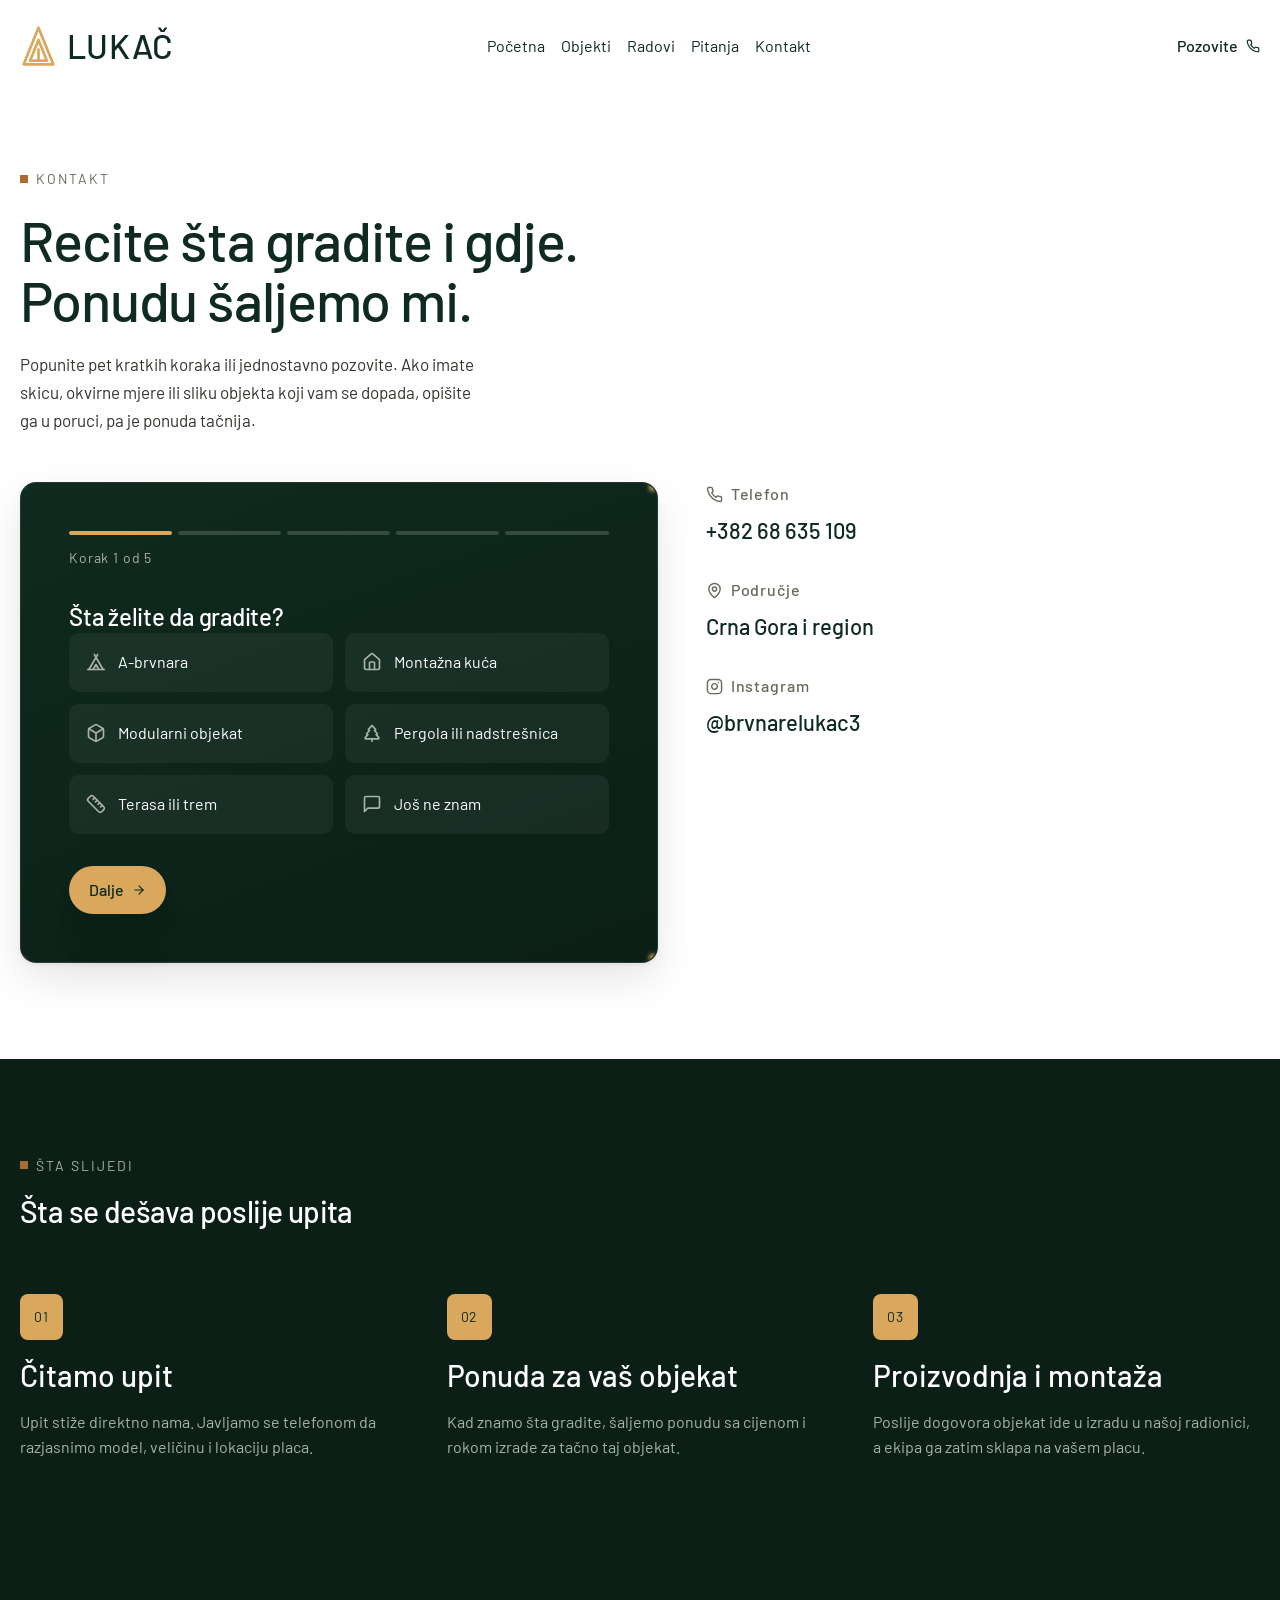
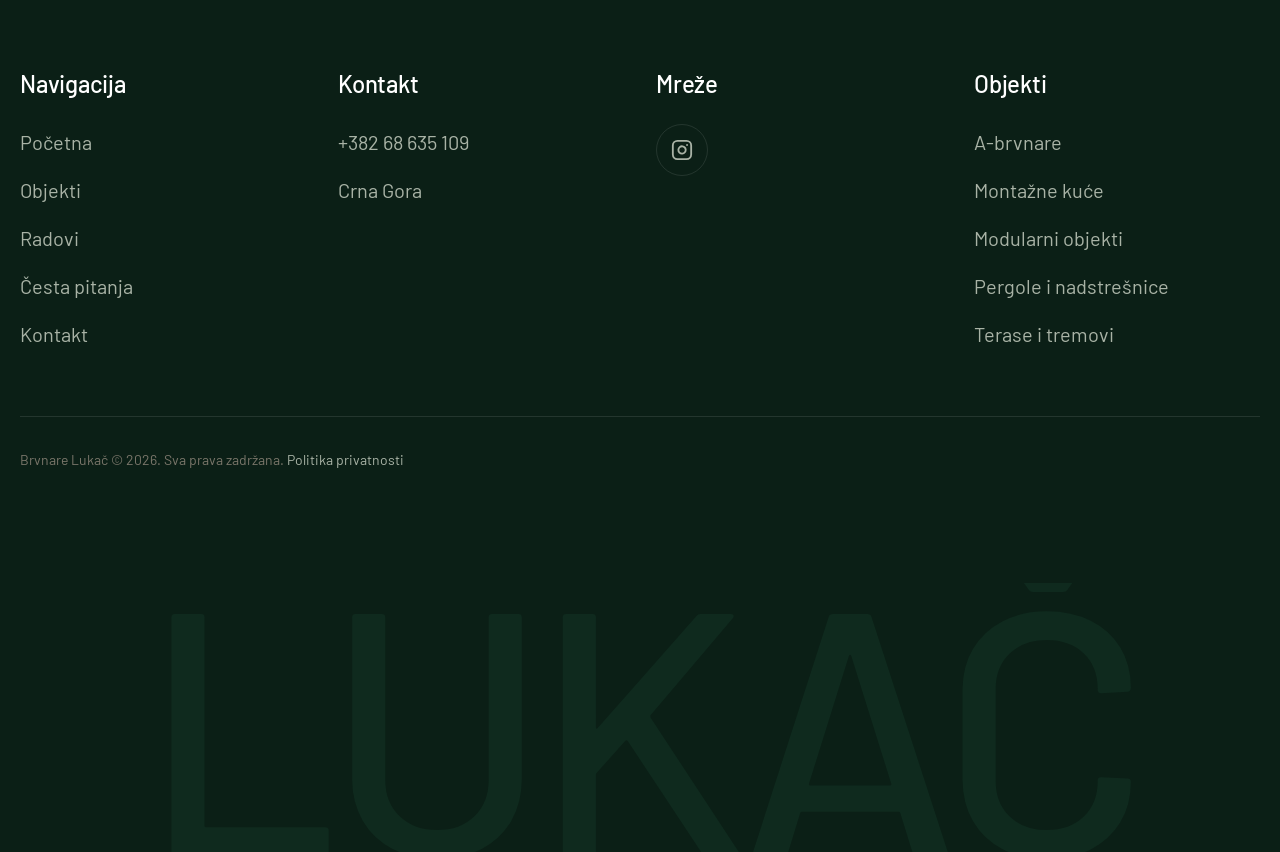
<file: kontakt.html>
<!DOCTYPE html>
<html lang="sr-Latn-ME">
<head>
  <meta charset="UTF-8">
  <meta name="viewport" content="width=device-width, initial-scale=1">

  <title>Kontakt i ponuda za brvnaru | Brvnare Lukač</title>
  <meta name="description" content="Zatražite ponudu za A-brvnaru, montažnu ili modularnu kuću od masivnog drveta. Opišite objekat u pet kratkih koraka ili pozovite +382 68 635 109.">

  <meta property="og:type" content="website">
  <meta property="og:title" content="Kontakt i ponuda za brvnaru | Brvnare Lukač">
  <meta property="og:description" content="Zatražite ponudu za A-brvnaru, montažnu ili modularnu kuću od masivnog drveta. Opišite objekat u pet kratkih koraka ili pozovite +382 68 635 109.">
  <meta property="og:image" content="assets/img/rad-aframe-kamen.jpg">
  <meta property="og:site_name" content="Brvnare Lukač">
  <meta property="og:locale" content="sr_ME">
  <meta name="twitter:card" content="summary_large_image">
  <!-- [DOPUNITI: domen] Kanonik i og:url dobijaju pravu adresu kad sajt dobije domen. -->
  <link rel="canonical" href="kontakt.html">
  <meta name="theme-color" content="#0F2A1E">

  <!-- [LOGO: privremeni] Zamijeniti pravim logom kad stigne. -->
  <link rel="icon" href="assets/img/logo-privremeni.svg" type="image/svg+xml">

  <link rel="preconnect" href="https://fonts.googleapis.com">
  <link rel="preconnect" href="https://fonts.gstatic.com" crossorigin>
  <link rel="stylesheet" href="https://fonts.googleapis.com/css2?family=Barlow:wght@400;500;600;700&display=swap">

  <!-- tokens.css nosi sve dizajn varijable. Restilovanje ide isključivo tamo. -->
  <link rel="stylesheet" href="css/tokens.css">
  <link rel="stylesheet" href="css/styles.css">
  <!-- Unutrašnje strane nose svoje sekcije iz stranice.css. -->
  <link rel="stylesheet" href="css/stranice.css">
</head>

<!-- page-light: zaglavlje ovde ne leži preko tamnog heroja nego preko
     svetlog polja, pa natpisi u njemu kreću tamni. -->
<body class="page-light">

<div class="preloader" id="preloader">
  <div class="preloader__inner">
    <span class="preloader__brand">BRVNARE LUKAČ</span>
    <span class="conveyor" role="status" aria-label="Strana se učitava">
      <span class="conveyor__track" aria-hidden="true">░░░░░░░░░░</span>
      <span class="conveyor__block" aria-hidden="true">█</span>
      <span class="conveyor__block" aria-hidden="true">▓</span>
      <span class="conveyor__block" aria-hidden="true">▒</span>
    </span>
  </div>
</div>

<a class="skip-link" href="#main">Preskoči na sadržaj</a>

<svg width="0" height="0" style="position:absolute" aria-hidden="true" focusable="false">
  <symbol id="i-factory" viewBox="0 0 24 24" fill="none" stroke="currentColor" stroke-width="2" stroke-linecap="round" stroke-linejoin="round">
    <path d="M2 20a2 2 0 0 0 2 2h16a2 2 0 0 0 2-2V8l-7 5V8l-7 5V4a2 2 0 0 0-2-2H4a2 2 0 0 0-2 2Z"/><path d="M17 18h1"/><path d="M12 18h1"/><path d="M7 18h1"/>
  </symbol>
  <symbol id="i-hardhat" viewBox="0 0 24 24" fill="none" stroke="currentColor" stroke-width="2" stroke-linecap="round" stroke-linejoin="round">
    <path d="M2 18a1 1 0 0 0 1 1h18a1 1 0 0 0 1-1v-2a1 1 0 0 0-1-1H3a1 1 0 0 0-1 1v2z"/><path d="M10 10V5a1 1 0 0 1 1-1h2a1 1 0 0 1 1 1v5"/><path d="M4 15v-3a6 6 0 0 1 6-6"/><path d="M14 6a6 6 0 0 1 6 6v3"/>
  </symbol>
  <symbol id="i-flame" viewBox="0 0 24 24" fill="none" stroke="currentColor" stroke-width="2" stroke-linecap="round" stroke-linejoin="round">
    <path d="M8.5 14.5A2.5 2.5 0 0 0 11 12c0-1.38-.5-2-1-3-1.07-2.14-.22-4.05 2-6 .5 2.5 2 4.9 4 6.5 2 1.6 3 3.5 3 5.5a7 7 0 1 1-14 0c0-1.15.43-2.29 1-3a2.5 2.5 0 0 0 2.5 2.5z"/>
  </symbol>
  <symbol id="i-warehouse" viewBox="0 0 24 24" fill="none" stroke="currentColor" stroke-width="2" stroke-linecap="round" stroke-linejoin="round">
    <path d="M22 8.35V20a2 2 0 0 1-2 2H4a2 2 0 0 1-2-2V8.35A2 2 0 0 1 3.26 6.5l8-3.2a2 2 0 0 1 1.48 0l8 3.2A2 2 0 0 1 22 8.35Z"/><path d="M6 18h12"/><path d="M6 14h12"/><path d="M6 10h12v12H6z"/>
  </symbol>
  <!-- Gola kvacica. Konstra je koristi u krugu, ispred svake stavke
       obima posla. Stroke 2.5 kao na originalu. -->
  <symbol id="i-check" viewBox="0 0 24 24" fill="none" stroke="currentColor" stroke-width="2.5" stroke-linecap="round" stroke-linejoin="round">
    <path d="m4 12 6 6L20 6"/>
  </symbol>
  <symbol id="i-badge-check" viewBox="0 0 24 24" fill="none" stroke="currentColor" stroke-width="2" stroke-linecap="round" stroke-linejoin="round">
    <path d="M3.85 8.62a4 4 0 0 1 4.78-4.77 4 4 0 0 1 6.74 0 4 4 0 0 1 4.78 4.78 4 4 0 0 1 0 6.74 4 4 0 0 1-4.77 4.78 4 4 0 0 1-6.75 0 4 4 0 0 1-4.78-4.77 4 4 0 0 1 0-6.76Z"/><path d="m9 12 2 2 4-4"/>
  </symbol>
  <symbol id="i-clock" viewBox="0 0 24 24" fill="none" stroke="currentColor" stroke-width="2" stroke-linecap="round" stroke-linejoin="round">
    <circle cx="12" cy="12" r="10"/><path d="M12 6v6l4 2"/>
  </symbol>
  <symbol id="i-cog" viewBox="0 0 24 24" fill="none" stroke="currentColor" stroke-width="2" stroke-linecap="round" stroke-linejoin="round">
    <path d="M12.22 2h-.44a2 2 0 0 0-2 2v.18a2 2 0 0 1-1 1.73l-.43.25a2 2 0 0 1-2 0l-.15-.08a2 2 0 0 0-2.73.73l-.22.38a2 2 0 0 0 .73 2.73l.15.1a2 2 0 0 1 1 1.72v.51a2 2 0 0 1-1 1.74l-.15.09a2 2 0 0 0-.73 2.73l.22.38a2 2 0 0 0 2.73.73l.15-.08a2 2 0 0 1 2 0l.43.25a2 2 0 0 1 1 1.73V20a2 2 0 0 0 2 2h.44a2 2 0 0 0 2-2v-.18a2 2 0 0 1 1-1.73l.43-.25a2 2 0 0 1 2 0l.15.08a2 2 0 0 0 2.73-.73l.22-.39a2 2 0 0 0-.73-2.73l-.15-.08a2 2 0 0 1-1-1.74v-.5a2 2 0 0 1 1-1.74l.15-.09a2 2 0 0 0 .73-2.73l-.22-.38a2 2 0 0 0-2.73-.73l-.15.08a2 2 0 0 1-2 0l-.43-.25a2 2 0 0 1-1-1.73V4a2 2 0 0 0-2-2z"/><circle cx="12" cy="12" r="3"/>
  </symbol>
  <symbol id="i-ruler" viewBox="0 0 24 24" fill="none" stroke="currentColor" stroke-width="2" stroke-linecap="round" stroke-linejoin="round">
    <path d="M21.3 15.3a2.4 2.4 0 0 1 0 3.4l-2.6 2.6a2.4 2.4 0 0 1-3.4 0L2.7 8.7a2.41 2.41 0 0 1 0-3.4l2.6-2.6a2.41 2.41 0 0 1 3.4 0Z"/><path d="m14.5 12.5 2-2"/><path d="m11.5 9.5 2-2"/><path d="m8.5 6.5 2-2"/><path d="m17.5 15.5 2-2"/>
  </symbol>
  <symbol id="i-calendar-check" viewBox="0 0 24 24" fill="none" stroke="currentColor" stroke-width="2" stroke-linecap="round" stroke-linejoin="round">
    <path d="M8 2v4"/><path d="M16 2v4"/><rect width="18" height="18" x="3" y="4" rx="2"/><path d="M3 10h18"/><path d="m9 16 2 2 4-4"/>
  </symbol>
  <symbol id="i-phone" viewBox="0 0 24 24" fill="none" stroke="currentColor" stroke-width="2" stroke-linecap="round" stroke-linejoin="round">
    <path d="M22 16.92v3a2 2 0 0 1-2.18 2 19.79 19.79 0 0 1-8.63-3.07 19.5 19.5 0 0 1-6-6 19.79 19.79 0 0 1-3.07-8.67A2 2 0 0 1 4.11 2h3a2 2 0 0 1 2 1.72 12.84 12.84 0 0 0 .7 2.81 2 2 0 0 1-.45 2.11L8.09 9.91a16 16 0 0 0 6 6l1.27-1.27a2 2 0 0 1 2.11-.45 12.84 12.84 0 0 0 2.81.7A2 2 0 0 1 22 16.92z"/>
  </symbol>
  <symbol id="i-mail" viewBox="0 0 24 24" fill="none" stroke="currentColor" stroke-width="2" stroke-linecap="round" stroke-linejoin="round">
    <rect width="20" height="16" x="2" y="4" rx="2"/><path d="m22 7-8.97 5.7a1.94 1.94 0 0 1-2.06 0L2 7"/>
  </symbol>
  <!-- Dodato 10.08.2026. za polja u obrascu. Isti crtez kao lucide user
       i message-square, da se poklapa sa ostalima u ovom spisku. -->
  <symbol id="i-user" viewBox="0 0 24 24" fill="none" stroke="currentColor" stroke-width="2" stroke-linecap="round" stroke-linejoin="round">
    <path d="M19 21v-2a4 4 0 0 0-4-4H9a4 4 0 0 0-4 4v2"/><circle cx="12" cy="7" r="4"/>
  </symbol>
  <symbol id="i-message" viewBox="0 0 24 24" fill="none" stroke="currentColor" stroke-width="2" stroke-linecap="round" stroke-linejoin="round">
    <path d="M21 15a2 2 0 0 1-2 2H7l-4 4V5a2 2 0 0 1 2-2h14a2 2 0 0 1 2 2z"/>
  </symbol>
  <symbol id="i-pin" viewBox="0 0 24 24" fill="none" stroke="currentColor" stroke-width="2" stroke-linecap="round" stroke-linejoin="round">
    <path d="M20 10c0 6-8 12-8 12s-8-6-8-12a8 8 0 0 1 16 0Z"/><circle cx="12" cy="10" r="3"/>
  </symbol>
  <symbol id="i-instagram" viewBox="0 0 24 24" fill="none" stroke="currentColor" stroke-width="2" stroke-linecap="round" stroke-linejoin="round">
    <rect width="20" height="20" x="2" y="2" rx="5"/><path d="M16 11.37A4 4 0 1 1 12.63 8 4 4 0 0 1 16 11.37z"/><path d="M17.5 6.5h.01"/>
  </symbol>
  <symbol id="i-facebook" viewBox="0 0 24 24" fill="none" stroke="currentColor" stroke-width="2" stroke-linecap="round" stroke-linejoin="round">
    <path d="M18 2h-3a5 5 0 0 0-5 5v3H7v4h3v8h4v-8h3l1-4h-4V7a1 1 0 0 1 1-1h3z"/>
  </symbol>
  <symbol id="i-menu" viewBox="0 0 24 24" fill="none" stroke="currentColor" stroke-width="2" stroke-linecap="round" stroke-linejoin="round">
    <path d="M4 6h16"/><path d="M4 12h16"/><path d="M4 18h16"/>
  </symbol>
  <symbol id="i-close" viewBox="0 0 24 24" fill="none" stroke="currentColor" stroke-width="2" stroke-linecap="round" stroke-linejoin="round">
    <path d="M18 6 6 18"/><path d="m6 6 12 12"/>
  </symbol>
  <symbol id="i-arrow-right" viewBox="0 0 24 24" fill="none" stroke="currentColor" stroke-width="2" stroke-linecap="round" stroke-linejoin="round">
    <path d="M5 12h14"/><path d="m12 5 7 7-7 7"/>
  </symbol>
  <symbol id="i-arrow-up-right" viewBox="0 0 24 24" fill="none" stroke="currentColor" stroke-width="2" stroke-linecap="round" stroke-linejoin="round">
    <path d="M7 17 17 7"/><path d="M7 7h10v10"/>
  </symbol>
  <symbol id="i-star" viewBox="0 0 24 24" fill="currentColor" stroke="none">
    <path d="m12 2 2.9 6.26 6.85.7-5.1 4.6 1.44 6.72L12 16.9l-6.09 3.38 1.44-6.72-5.1-4.6 6.85-.7z"/>
  </symbol>
  <!-- Kamion (lucide truck), isti stroke 2. -->
  <symbol id="i-truck" viewBox="0 0 24 24" fill="none" stroke="currentColor" stroke-width="2" stroke-linecap="round" stroke-linejoin="round">
    <path d="M14 18V6a2 2 0 0 0-2-2H4a2 2 0 0 0-2 2v11a1 1 0 0 0 1 1h2"/><path d="M14 9h4l4 4v4a1 1 0 0 1-1 1h-1"/><circle cx="7" cy="18" r="2"/><circle cx="17" cy="18" r="2"/><path d="M9 18h6"/>
  </symbol>
  <!-- Dodato za Lukač: A-brvnara (lucide tent), kuća, modul, drvo. Isti stroke 2. -->
  <symbol id="i-aframe" viewBox="0 0 24 24" fill="none" stroke="currentColor" stroke-width="2" stroke-linecap="round" stroke-linejoin="round">
    <path d="M3.5 21 14 3"/><path d="M20.5 21 10 3"/><path d="M15.5 21 12 15l-3.5 6"/><path d="M2 21h20"/>
  </symbol>
  <symbol id="i-home" viewBox="0 0 24 24" fill="none" stroke="currentColor" stroke-width="2" stroke-linecap="round" stroke-linejoin="round">
    <path d="M15 21v-8a1 1 0 0 0-1-1h-4a1 1 0 0 0-1 1v8"/><path d="M3 10a2 2 0 0 1 .709-1.528l7-5.999a2 2 0 0 1 2.582 0l7 5.999A2 2 0 0 1 21 10v9a2 2 0 0 1-2 2H5a2 2 0 0 1-2-2z"/>
  </symbol>
  <symbol id="i-box" viewBox="0 0 24 24" fill="none" stroke="currentColor" stroke-width="2" stroke-linecap="round" stroke-linejoin="round">
    <path d="M21 8a2 2 0 0 0-1-1.73l-7-4a2 2 0 0 0-2 0l-7 4A2 2 0 0 0 3 8v8a2 2 0 0 0 1 1.73l7 4a2 2 0 0 0 2 0l7-4A2 2 0 0 0 21 16Z"/><path d="m3.3 7 8.7 5 8.7-5"/><path d="M12 22V12"/>
  </symbol>
  <symbol id="i-tree" viewBox="0 0 24 24" fill="none" stroke="currentColor" stroke-width="2" stroke-linecap="round" stroke-linejoin="round">
    <path d="m17 14 3 3.3a1 1 0 0 1-.7 1.7H4.7a1 1 0 0 1-.7-1.7L7 14h-.3a1 1 0 0 1-.7-1.7L9 9h-.2A1 1 0 0 1 8 7.3L12 3l4 4.3a1 1 0 0 1-.8 1.7H15l3 3.3a1 1 0 0 1-.7 1.7H17Z"/><path d="M12 22v-3"/>
  </symbol>
</svg>

<header class="header" id="header">
  <div class="header__inner">

    <div class="header__brand-wrap">
      <a class="brand" href="index.html" aria-label="Brvnare Lukač, početna strana">
        <!-- [LOGO: privremeni] Zamijeniti sa assets/img/logo-lukac.png. -->
        <img class="brand__badge" src="assets/img/logo-privremeni.svg" alt="" width="300" height="360" aria-hidden="true">
        <span class="brand__name">LUKAČ</span>
      </a>

      <button class="menu-toggle" id="menu-toggle" type="button"
              aria-controls="nav" aria-expanded="false" aria-label="Otvorite meni">
        <svg class="menu-toggle__open"  aria-hidden="true" focusable="false"><use href="#i-menu"></use></svg>
        <svg class="menu-toggle__close" aria-hidden="true" focusable="false"><use href="#i-close"></use></svg>
      </button>
    </div>

    <nav class="nav" id="nav" data-open="false" aria-label="Glavna navigacija">
      <a class="nav__link" href="index.html"><span class="nav__dot" aria-hidden="true"></span><span>Početna</span></a>
      <a class="nav__link" href="index.html#usluge"><span class="nav__dot" aria-hidden="true"></span><span>Objekti</span></a>
      <a class="nav__link" href="index.html#radovi"><span class="nav__dot" aria-hidden="true"></span><span>Radovi</span></a>
      <a class="nav__link" href="index.html#faq"><span class="nav__dot" aria-hidden="true"></span><span>Pitanja</span></a>
      <a class="nav__link" href="kontakt.html"><span class="nav__dot" aria-hidden="true"></span><span>Kontakt</span></a>
    </nav>

    <div class="header__actions">
      <a class="btn btn--bare header__cta" href="tel:+38268635109" aria-label="Pozovite nas na +382 68 635 109">
        <span class="btn__label" data-roll>Pozovite</span>
        <span class="btn__icons" aria-hidden="true">
          <svg class="btn__icon"><use href="#i-phone"></use></svg>
          <svg class="btn__icon"><use href="#i-phone"></use></svg>
        </span>
      </a>
    </div>

  </div>
</header>

<div class="smenu" id="smenu" aria-hidden="true">
  <div class="smenu__layer smenu__layer--1" aria-hidden="true"></div>
  <div class="smenu__layer smenu__layer--2" aria-hidden="true"></div>

  <nav class="smenu__panel" aria-label="Glavna navigacija, mobilna">
    <ul class="smenu__list">
      <li class="smenu__row" style="--i: 0"><a class="smenu__item" href="index.html"><span class="smenu__label">Početna</span><span class="smenu__num" aria-hidden="true">01</span></a></li>
      <li class="smenu__row" style="--i: 1"><a class="smenu__item" href="index.html#usluge"><span class="smenu__label">Objekti</span><span class="smenu__num" aria-hidden="true">02</span></a></li>
      <li class="smenu__row" style="--i: 2"><a class="smenu__item" href="index.html#radovi"><span class="smenu__label">Radovi</span><span class="smenu__num" aria-hidden="true">03</span></a></li>
      <li class="smenu__row" style="--i: 3"><a class="smenu__item" href="index.html#faq"><span class="smenu__label">Pitanja</span><span class="smenu__num" aria-hidden="true">04</span></a></li>
      <li class="smenu__row" style="--i: 4"><a class="smenu__item" href="kontakt.html"><span class="smenu__label">Kontakt</span><span class="smenu__num" aria-hidden="true">05</span></a></li>
    </ul>

    <a class="btn btn--sand smenu__cta" href="tel:+38268635109">
      <span class="btn__label">Pozovite +382 68 635 109</span>
      <span class="btn__icons" aria-hidden="true">
        <svg class="btn__icon"><use href="#i-phone"></use></svg>
      </span>
    </a>

    <div class="smenu__social">
      <p class="smenu__social-title">Mreže</p>
      <ul class="smenu__social-list">
        <li style="--i: 0"><a class="smenu__social-link" href="https://www.instagram.com/brvnarelukac3/" target="_blank" rel="noopener noreferrer">Instagram</a></li>
      </ul>
    </div>
  </nav>
</div>


<main id="main">

  <!-- ==========================================================================
       KONTAKT
       PAŽNJA: ENDPOINT u wizard.js je prazan, pa obrazac još NE šalje ništa
       i posjetiocu kaže da pozove. Kada se uradi korak 3 (form-backend-setup),
       upisati adresu Apps Script aplikacije i skloniti ovaj komentar.
       ========================================================================== -->
  <section class="kontakt" aria-labelledby="kontakt-naslov">
    <div class="kontakt__inner">

      <div class="kontakt__head">
        <p class="slabel"><span class="dot" aria-hidden="true"></span>Kontakt</p>
        <h1 class="kontakt__title" id="kontakt-naslov">Recite šta gradite i gdje.<br>Ponudu šaljemo mi.</h1>
        <p class="kontakt__lead">Popunite pet kratkih koraka ili jednostavno pozovite. Ako imate skicu,
          okvirne mjere ili sliku objekta koji vam se dopada, opišite ga u poruci, pa je ponuda
          tačnija.</p>
      </div>

      <div class="kontakt__form">
        <div class="kontakt__card" data-reveal>
        <div class="glass">

          <div class="glass__fx" aria-hidden="true">
            <span class="glass__beam glass__beam--top"></span>
            <span class="glass__beam glass__beam--right"></span>
            <span class="glass__beam glass__beam--bottom"></span>
            <span class="glass__beam glass__beam--left"></span>
            <span class="glass__spark glass__spark--tl"></span>
            <span class="glass__spark glass__spark--tr"></span>
            <span class="glass__spark glass__spark--br"></span>
            <span class="glass__spark glass__spark--bl"></span>
          </div>

          <div class="glass__mesh" aria-hidden="true"></div>

        <!-- Obrazac u koracima. Isti na početnoj i na strani Kontakt, vozi
             ga js/wizard.js. Prva četiri koraka su dugmad, peti su polja. -->
        <form class="wizard" id="wizard" novalidate>
          <div class="wizard__bar" aria-hidden="true">
            <span class="wizard__tick"></span>
            <span class="wizard__tick"></span>
            <span class="wizard__tick"></span>
            <span class="wizard__tick"></span>
            <span class="wizard__tick"></span>
          </div>
          <p class="wizard__count" role="status">Korak 1 od 5</p>

          <fieldset class="wstep is-active">
            <legend class="wstep__q">Šta želite da gradite?</legend>
            <div class="wopts" data-name="objekat">
              <button class="wopt" type="button" data-value="A-brvnara" aria-pressed="false">
                <svg aria-hidden="true" focusable="false"><use href="#i-aframe"></use></svg>
                <span>A-brvnara</span>
              </button>
              <button class="wopt" type="button" data-value="Montažna kuća" aria-pressed="false">
                <svg aria-hidden="true" focusable="false"><use href="#i-home"></use></svg>
                <span>Montažna kuća</span>
              </button>
              <button class="wopt" type="button" data-value="Modularni objekat" aria-pressed="false">
                <svg aria-hidden="true" focusable="false"><use href="#i-box"></use></svg>
                <span>Modularni objekat</span>
              </button>
              <button class="wopt" type="button" data-value="Pergola ili nadstrešnica" aria-pressed="false">
                <svg aria-hidden="true" focusable="false"><use href="#i-tree"></use></svg>
                <span>Pergola ili nadstrešnica</span>
              </button>
              <button class="wopt" type="button" data-value="Terasa ili trem" aria-pressed="false">
                <svg aria-hidden="true" focusable="false"><use href="#i-ruler"></use></svg>
                <span>Terasa ili trem</span>
              </button>
              <button class="wopt" type="button" data-value="Još ne znam" aria-pressed="false">
                <svg aria-hidden="true" focusable="false"><use href="#i-message"></use></svg>
                <span>Još ne znam</span>
              </button>
            </div>
          </fieldset>

          <fieldset class="wstep">
            <legend class="wstep__q">Koliko je velik objekat?</legend>
            <div class="wopts" data-name="velicina">
              <button class="wopt" type="button" data-value="Do 30 m²" aria-pressed="false">
                <svg aria-hidden="true" focusable="false"><use href="#i-ruler"></use></svg>
                <span>Do 30 m²</span>
              </button>
              <button class="wopt" type="button" data-value="30 do 60 m²" aria-pressed="false">
                <svg aria-hidden="true" focusable="false"><use href="#i-ruler"></use></svg>
                <span>30 do 60 m²</span>
              </button>
              <button class="wopt" type="button" data-value="Preko 60 m²" aria-pressed="false">
                <svg aria-hidden="true" focusable="false"><use href="#i-ruler"></use></svg>
                <span>Preko 60 m²</span>
              </button>
              <button class="wopt" type="button" data-value="Ne znam, treba savjet" aria-pressed="false">
                <svg aria-hidden="true" focusable="false"><use href="#i-message"></use></svg>
                <span>Ne znam, treba savjet</span>
              </button>
            </div>
          </fieldset>

          <fieldset class="wstep">
            <legend class="wstep__q">Gdje je plac?</legend>
            <div class="wopts" data-name="lokacija">
              <button class="wopt" type="button" data-value="Crna Gora" aria-pressed="false">
                <svg aria-hidden="true" focusable="false"><use href="#i-pin"></use></svg>
                <span>Crna Gora</span>
              </button>
              <button class="wopt" type="button" data-value="Hrvatska" aria-pressed="false">
                <svg aria-hidden="true" focusable="false"><use href="#i-pin"></use></svg>
                <span>Hrvatska</span>
              </button>
              <button class="wopt" type="button" data-value="Bosna i Hercegovina" aria-pressed="false">
                <svg aria-hidden="true" focusable="false"><use href="#i-pin"></use></svg>
                <span>Bosna i Hercegovina</span>
              </button>
              <button class="wopt" type="button" data-value="Srbija" aria-pressed="false">
                <svg aria-hidden="true" focusable="false"><use href="#i-pin"></use></svg>
                <span>Srbija</span>
              </button>
              <button class="wopt" type="button" data-value="Druga zemlja" aria-pressed="false">
                <svg aria-hidden="true" focusable="false"><use href="#i-pin"></use></svg>
                <span>Druga zemlja</span>
              </button>
            </div>
          </fieldset>

          <fieldset class="wstep">
            <legend class="wstep__q">Kada planirate gradnju?</legend>
            <div class="wopts" data-name="kada">
              <button class="wopt" type="button" data-value="Što prije" aria-pressed="false">
                <svg aria-hidden="true" focusable="false"><use href="#i-clock"></use></svg>
                <span>Što prije</span>
              </button>
              <button class="wopt" type="button" data-value="U narednih 6 mjeseci" aria-pressed="false">
                <svg aria-hidden="true" focusable="false"><use href="#i-calendar-check"></use></svg>
                <span>U narednih 6 mjeseci</span>
              </button>
              <button class="wopt" type="button" data-value="Sljedeće godine" aria-pressed="false">
                <svg aria-hidden="true" focusable="false"><use href="#i-calendar-check"></use></svg>
                <span>Sljedeće godine</span>
              </button>
              <button class="wopt" type="button" data-value="Samo se raspitujem" aria-pressed="false">
                <svg aria-hidden="true" focusable="false"><use href="#i-message"></use></svg>
                <span>Samo se raspitujem</span>
              </button>
            </div>
          </fieldset>

          <fieldset class="wstep">
            <legend class="wstep__q">Vaši podaci</legend>
            <div class="wfields">
              <div class="wfield">
                <label class="field__label" for="w-ime">Ime i prezime</label>
                <span class="field__wrap">
                  <svg class="field__icon" aria-hidden="true" focusable="false"><use href="#i-user"></use></svg>
                  <input class="field__input" id="w-ime" name="ime" type="text" autocomplete="name" placeholder="Unesite ime i prezime" required>
                </span>
              </div>
              <div class="wfield">
                <label class="field__label" for="w-tel">Telefon</label>
                <span class="field__wrap">
                  <svg class="field__icon" aria-hidden="true" focusable="false"><use href="#i-phone"></use></svg>
                  <input class="field__input" id="w-tel" name="telefon" type="tel" autocomplete="tel" placeholder="Unesite broj telefona" required>
                </span>
              </div>
              <div class="wfield wfield--full">
                <label class="field__label" for="w-mejl">Mejl, ako želite ponudu pismeno</label>
                <span class="field__wrap">
                  <svg class="field__icon" aria-hidden="true" focusable="false"><use href="#i-mail"></use></svg>
                  <input class="field__input" id="w-mejl" name="mejl" type="email" autocomplete="email" placeholder="Unesite mejl">
                </span>
              </div>
              <div class="wfield wfield--full">
                <label class="field__label" for="w-opis">Šta zamišljate</label>
                <span class="field__wrap field__wrap--area">
                  <svg class="field__icon" aria-hidden="true" focusable="false"><use href="#i-message"></use></svg>
                  <textarea class="field__input field__input--area" id="w-opis" name="opis" rows="4" placeholder="Na primjer: A-brvnara oko 40 m² sa galerijom i terasom, plac je na Žabljaku, gradili bismo na proljeće."></textarea>
                </span>
              </div>
            </div>
            <p class="wizard__note">Ako vam se žuri, pozovite +382 68 635 109.</p>
          </fieldset>

          <p class="wizard__err" role="alert" hidden></p>

          <div class="wnav">
            <button class="wnav__back" type="button" hidden>Nazad</button>
            <button class="btn btn--sand wnav__next" type="button"><span class="btn__label">Dalje</span><span class="btn__icons" aria-hidden="true"><svg class="btn__icon"><use href="#i-arrow-right"></use></svg><svg class="btn__icon"><use href="#i-arrow-right"></use></svg></span></button>
            <button class="btn btn--sand wnav__submit" type="submit" hidden><span class="btn__label">Pošaljite upit</span><span class="btn__icons" aria-hidden="true"><svg class="btn__icon"><use href="#i-arrow-right"></use></svg><svg class="btn__icon"><use href="#i-arrow-right"></use></svg></span></button>
          </div>
        </form>

        <div class="wizard__done" role="status">
          <h2>Upit je stigao</h2>
          <p>Javljamo se sa ponudom što prije. Ako vam se žuri, pozovite +382 68 635 109.</p>
        </div>
        </div>
        </div>
      </div>

      <aside class="kontakt__intro">
        <div class="kontakt__details">
          <div class="kdetail">
            <span class="kdetail__label"><svg aria-hidden="true" focusable="false"><use href="#i-phone"></use></svg>Telefon</span>
            <a class="kdetail__value" href="tel:+38268635109">+382 68 635 109</a>
          </div>
          <div class="kdetail">
            <span class="kdetail__label"><svg aria-hidden="true" focusable="false"><use href="#i-pin"></use></svg>Područje</span>
            <span class="kdetail__value">Crna Gora i region</span>
          </div>
          <div class="kdetail">
            <span class="kdetail__label"><svg aria-hidden="true" focusable="false"><use href="#i-instagram"></use></svg>Instagram</span>
            <a class="kdetail__value" href="https://www.instagram.com/brvnarelukac3/" target="_blank" rel="noopener noreferrer">@brvnarelukac3</a>
          </div>
          <!-- [DOPUNITI: adresa radionice, radno vrijeme i mejl] Dok ne stignu
               od firme, ovdje ne stoji ništa od toga. -->
        </div>
      </aside>

    </div>
  </section>

  <section class="next" aria-labelledby="sledi-naslov">
    <div class="next__inner">
      <div>
        <p class="slabel slabel--dark"><span class="dot" aria-hidden="true"></span>Šta slijedi</p>
        <h2 class="next__title" id="sledi-naslov">Šta se dešava poslije upita</h2>
      </div>
      <div class="next__grid">
        <article class="nstep" data-reveal>
          <span class="nstep__num">01</span>
          <h3 class="nstep__title">Čitamo upit</h3>
          <p>Upit stiže direktno nama. Javljamo se telefonom da razjasnimo model, veličinu i lokaciju placa.</p>
        </article>
        <article class="nstep" data-reveal>
          <span class="nstep__num">02</span>
          <h3 class="nstep__title">Ponuda za vaš objekat</h3>
          <p>Kad znamo šta gradite, šaljemo ponudu sa cijenom i rokom izrade za tačno taj objekat.</p>
        </article>
        <article class="nstep" data-reveal>
          <span class="nstep__num">03</span>
          <h3 class="nstep__title">Proizvodnja i montaža</h3>
          <p>Poslije dogovora objekat ide u izradu u našoj radionici, a ekipa ga zatim sklapa na vašem placu.</p>
        </article>
      </div>
    </div>
  </section>

</main>


<footer class="footer" id="footer">
  <div class="footer__container">

    <div class="footer__cols">

      <nav class="footer__col" aria-label="Navigacija u podnožju">
        <p class="footer__heading">Navigacija</p>
        <div class="footer__nav">
          <a class="footer__link" href="index.html">Početna</a>
          <a class="footer__link" href="index.html#usluge">Objekti</a>
          <a class="footer__link" href="index.html#radovi">Radovi</a>
          <a class="footer__link" href="index.html#faq">Česta pitanja</a>
          <a class="footer__link" href="kontakt.html">Kontakt</a>
        </div>
      </nav>

      <div class="footer__col">
        <p class="footer__heading">Kontakt</p>
        <div class="footer__nav">
          <a class="footer__link" href="tel:+38268635109">+382 68 635 109</a>
          <address class="footer__link footer__link--plain">Crna Gora</address>
        </div>
      </div>

      <div class="footer__col">
        <p class="footer__heading">Mreže</p>
        <div class="social">
          <a class="social__link" href="https://www.instagram.com/brvnarelukac3/"
             target="_blank" rel="noopener noreferrer" aria-label="Brvnare Lukač na Instagramu">
            <svg aria-hidden="true" focusable="false"><use href="#i-instagram"></use></svg>
          </a>
        </div>
      </div>

      <div class="footer__col">
        <p class="footer__heading">Objekti</p>
        <div class="footer__nav">
          <a class="footer__link" href="index.html#usluge">A-brvnare</a>
          <a class="footer__link" href="index.html#usluge">Montažne kuće</a>
          <a class="footer__link" href="index.html#usluge">Modularni objekti</a>
          <a class="footer__link" href="index.html#usluge">Pergole i nadstrešnice</a>
          <a class="footer__link" href="index.html#usluge">Terase i tremovi</a>
        </div>
      </div>

    </div>

    <div class="footer__legal">
      <p>Brvnare Lukač &copy; 2026. Sva prava zadržana. <a class="footer__legal-link" href="privatnost.html">Politika privatnosti</a></p>
    </div>

  </div>

  <div class="footer__wordmark" aria-hidden="true">LUKAČ</div>
</footer>


<script src="js/main.js" defer></script>
<script src="js/wizard.js" defer></script>

</body>
</html>
</file>
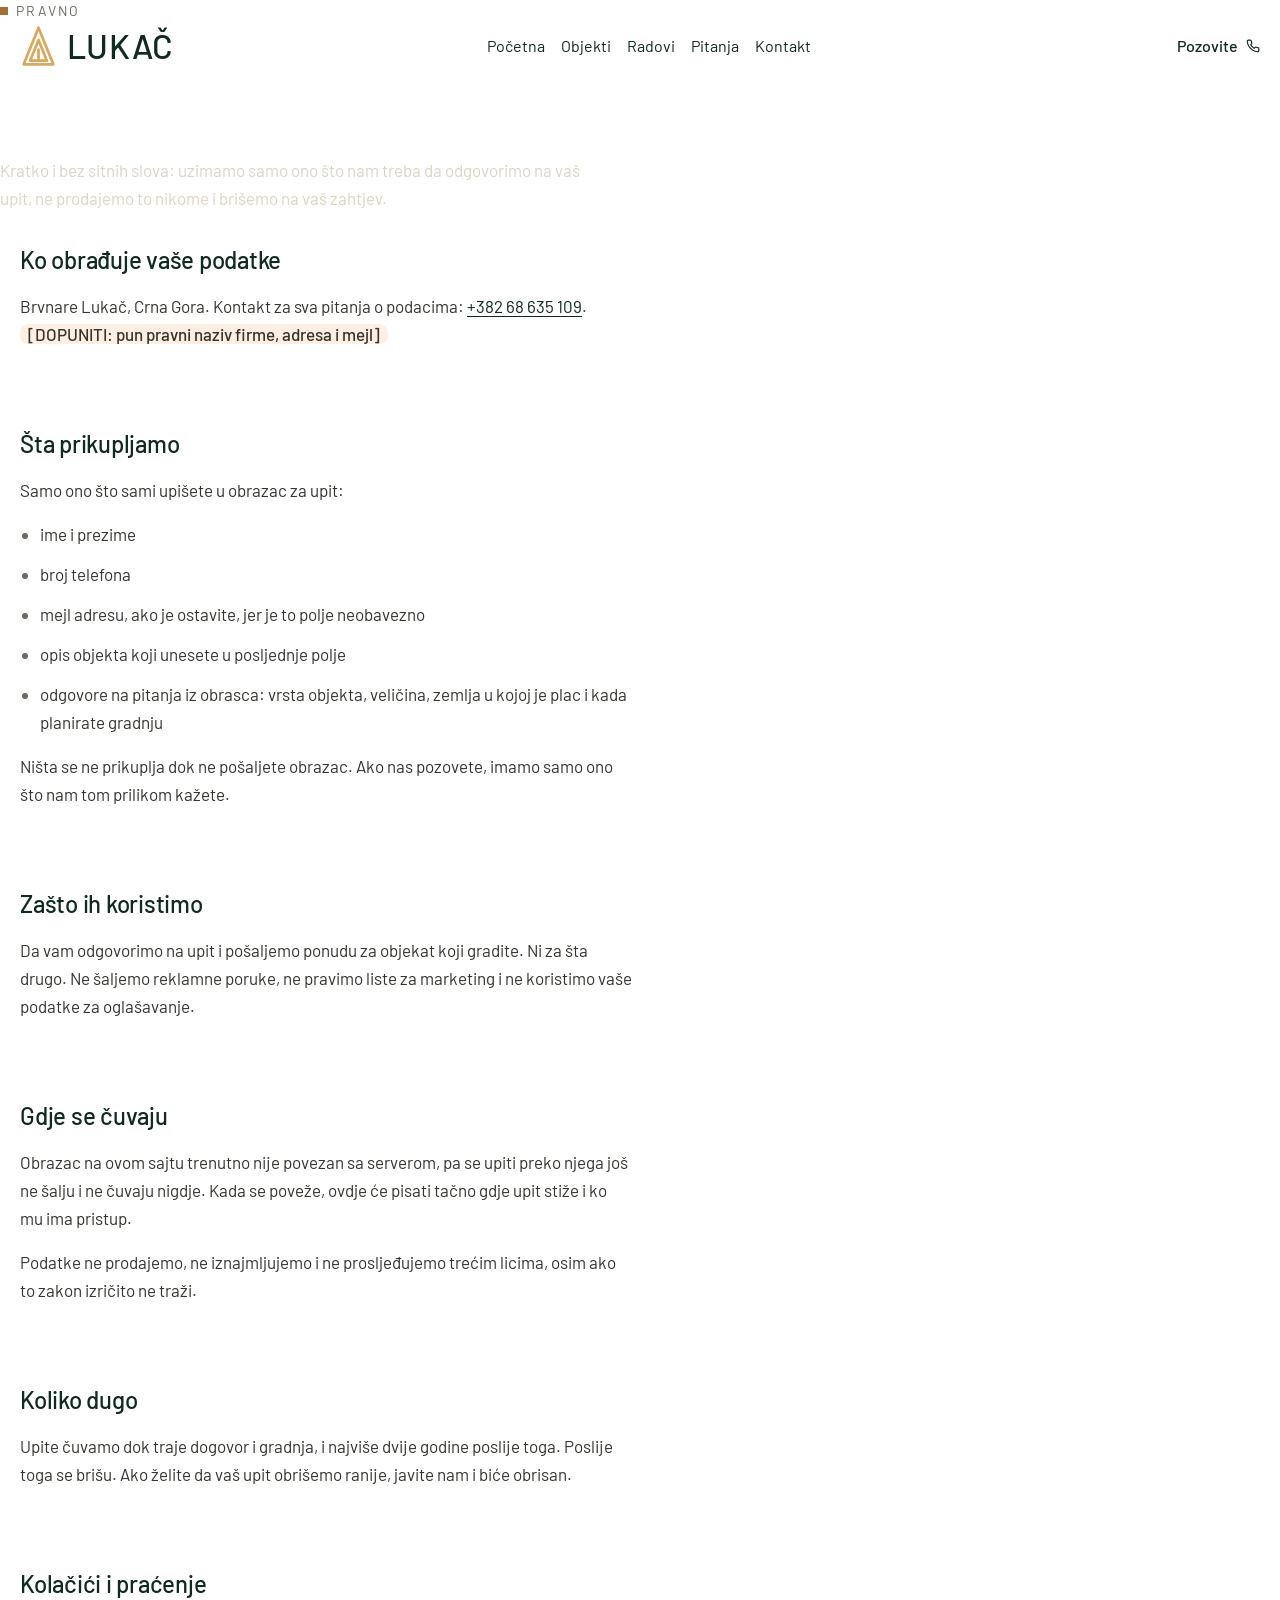
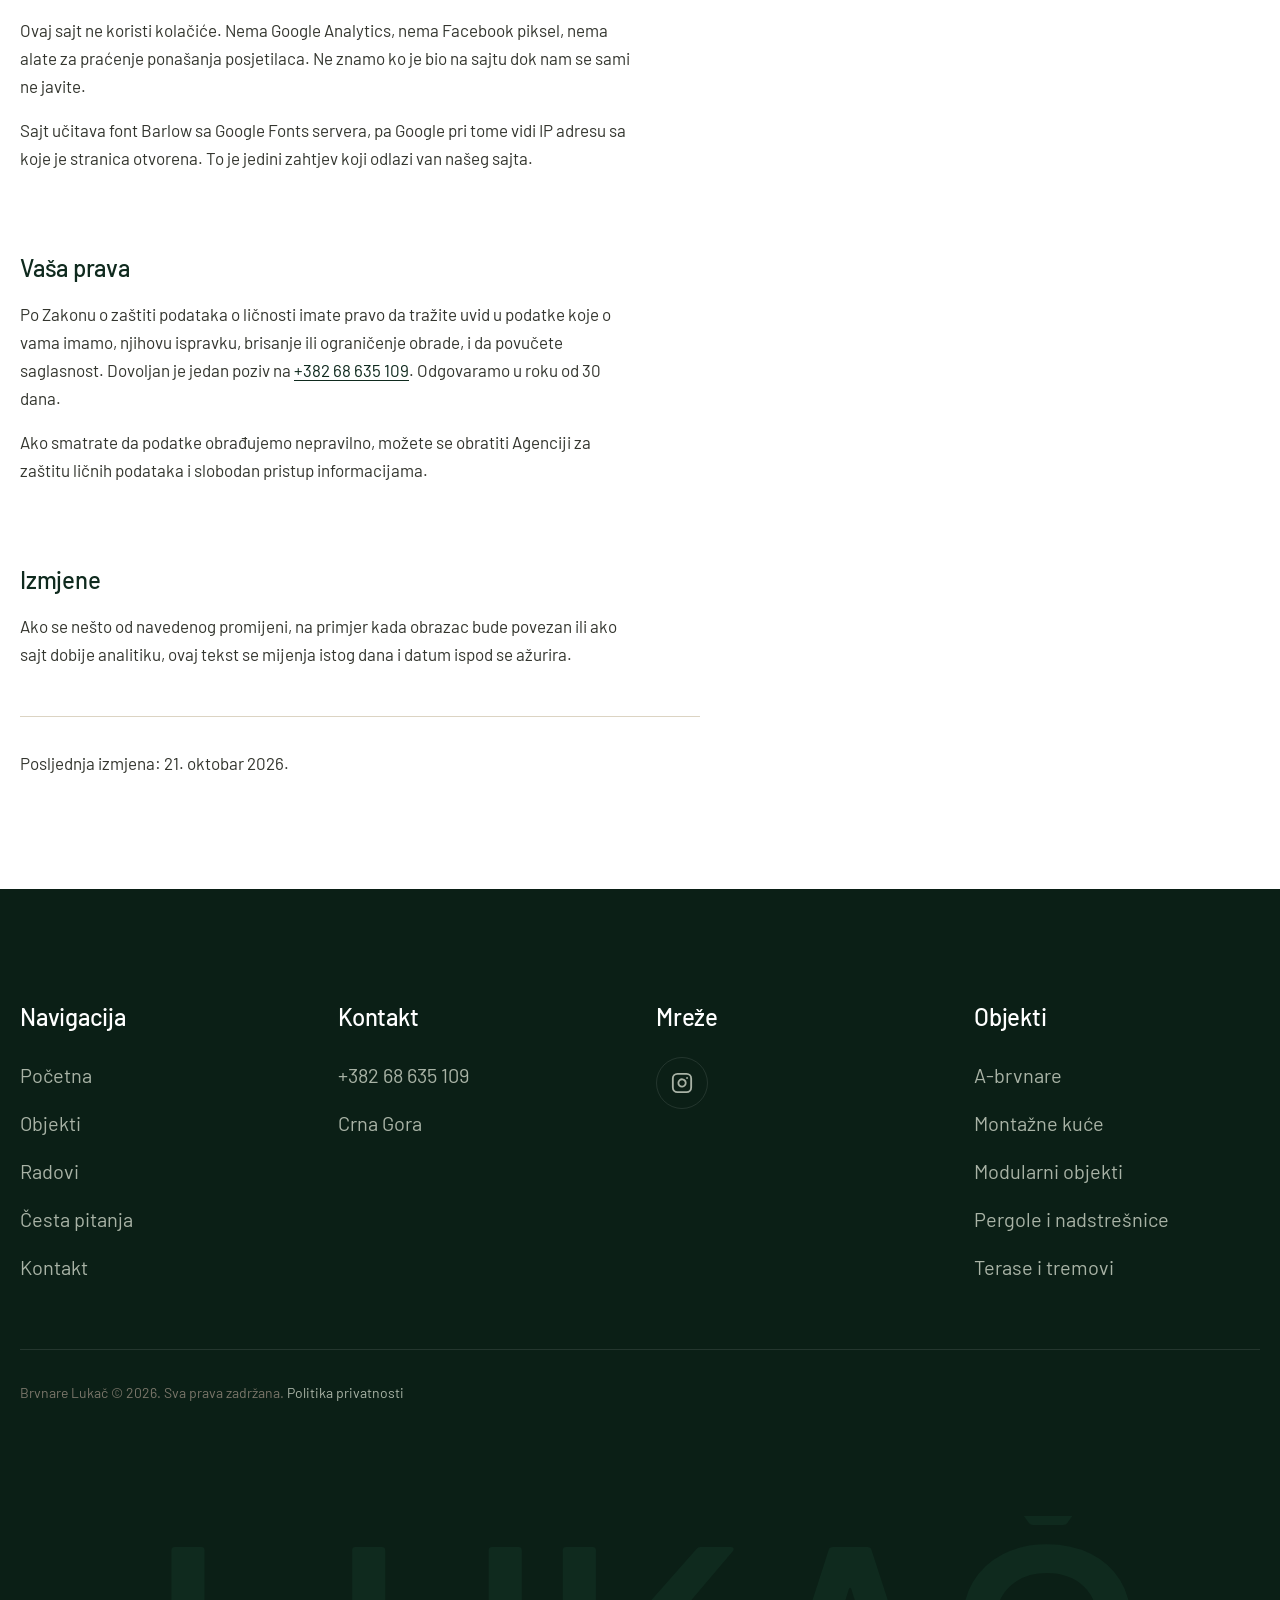
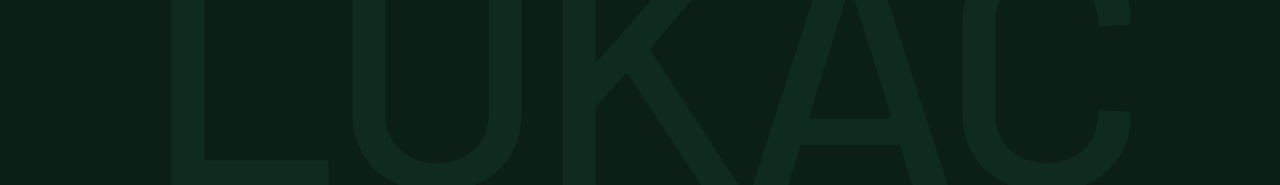
<file: privatnost.html>
<!DOCTYPE html>
<html lang="sr-Latn-ME">
<head>
  <meta charset="UTF-8">
  <meta name="viewport" content="width=device-width, initial-scale=1">

  <title>Politika privatnosti | Brvnare Lukač</title>
  <meta name="description" content="Kako Brvnare Lukač postupa sa podacima iz obrasca za upit: šta se prikuplja, zašto, koliko dugo se čuva i kako da tražite brisanje svojih podataka.">

  <meta property="og:type" content="website">
  <meta property="og:title" content="Politika privatnosti | Brvnare Lukač">
  <meta property="og:description" content="Kako Brvnare Lukač postupa sa podacima iz obrasca za upit: šta se prikuplja, zašto, koliko dugo se čuva i kako da tražite brisanje svojih podataka.">
    <meta property="og:site_name" content="Brvnare Lukač">
  <meta property="og:locale" content="sr_ME">
  <meta name="twitter:card" content="summary_large_image">
  <!-- [DOPUNITI: domen] Kanonik i og:url dobijaju pravu adresu kad sajt dobije domen. -->
  <link rel="canonical" href="privatnost.html">
  <meta name="theme-color" content="#0F2A1E">

  <!-- [LOGO: privremeni] Zamijeniti pravim logom kad stigne. -->
  <link rel="icon" href="assets/img/logo-privremeni.svg" type="image/svg+xml">

  <link rel="preconnect" href="https://fonts.googleapis.com">
  <link rel="preconnect" href="https://fonts.gstatic.com" crossorigin>
  <link rel="stylesheet" href="https://fonts.googleapis.com/css2?family=Barlow:wght@400;500;600;700&display=swap">

  <!-- tokens.css nosi sve dizajn varijable. Restilovanje ide isključivo tamo. -->
  <link rel="stylesheet" href="css/tokens.css">
  <link rel="stylesheet" href="css/styles.css">
  <!-- Unutrašnje strane nose svoje sekcije iz stranice.css. -->
  <link rel="stylesheet" href="css/stranice.css">
</head>

<!-- page-light: zaglavlje ovde ne leži preko tamnog heroja nego preko
     svetlog polja, pa natpisi u njemu kreću tamni. -->
<body class="page-light">

<div class="preloader" id="preloader">
  <div class="preloader__inner">
    <span class="preloader__brand">BRVNARE LUKAČ</span>
    <span class="conveyor" role="status" aria-label="Strana se učitava">
      <span class="conveyor__track" aria-hidden="true">░░░░░░░░░░</span>
      <span class="conveyor__block" aria-hidden="true">█</span>
      <span class="conveyor__block" aria-hidden="true">▓</span>
      <span class="conveyor__block" aria-hidden="true">▒</span>
    </span>
  </div>
</div>

<a class="skip-link" href="#main">Preskoči na sadržaj</a>

<svg width="0" height="0" style="position:absolute" aria-hidden="true" focusable="false">
  <symbol id="i-factory" viewBox="0 0 24 24" fill="none" stroke="currentColor" stroke-width="2" stroke-linecap="round" stroke-linejoin="round">
    <path d="M2 20a2 2 0 0 0 2 2h16a2 2 0 0 0 2-2V8l-7 5V8l-7 5V4a2 2 0 0 0-2-2H4a2 2 0 0 0-2 2Z"/><path d="M17 18h1"/><path d="M12 18h1"/><path d="M7 18h1"/>
  </symbol>
  <symbol id="i-hardhat" viewBox="0 0 24 24" fill="none" stroke="currentColor" stroke-width="2" stroke-linecap="round" stroke-linejoin="round">
    <path d="M2 18a1 1 0 0 0 1 1h18a1 1 0 0 0 1-1v-2a1 1 0 0 0-1-1H3a1 1 0 0 0-1 1v2z"/><path d="M10 10V5a1 1 0 0 1 1-1h2a1 1 0 0 1 1 1v5"/><path d="M4 15v-3a6 6 0 0 1 6-6"/><path d="M14 6a6 6 0 0 1 6 6v3"/>
  </symbol>
  <symbol id="i-flame" viewBox="0 0 24 24" fill="none" stroke="currentColor" stroke-width="2" stroke-linecap="round" stroke-linejoin="round">
    <path d="M8.5 14.5A2.5 2.5 0 0 0 11 12c0-1.38-.5-2-1-3-1.07-2.14-.22-4.05 2-6 .5 2.5 2 4.9 4 6.5 2 1.6 3 3.5 3 5.5a7 7 0 1 1-14 0c0-1.15.43-2.29 1-3a2.5 2.5 0 0 0 2.5 2.5z"/>
  </symbol>
  <symbol id="i-warehouse" viewBox="0 0 24 24" fill="none" stroke="currentColor" stroke-width="2" stroke-linecap="round" stroke-linejoin="round">
    <path d="M22 8.35V20a2 2 0 0 1-2 2H4a2 2 0 0 1-2-2V8.35A2 2 0 0 1 3.26 6.5l8-3.2a2 2 0 0 1 1.48 0l8 3.2A2 2 0 0 1 22 8.35Z"/><path d="M6 18h12"/><path d="M6 14h12"/><path d="M6 10h12v12H6z"/>
  </symbol>
  <!-- Gola kvacica. Konstra je koristi u krugu, ispred svake stavke
       obima posla. Stroke 2.5 kao na originalu. -->
  <symbol id="i-check" viewBox="0 0 24 24" fill="none" stroke="currentColor" stroke-width="2.5" stroke-linecap="round" stroke-linejoin="round">
    <path d="m4 12 6 6L20 6"/>
  </symbol>
  <symbol id="i-badge-check" viewBox="0 0 24 24" fill="none" stroke="currentColor" stroke-width="2" stroke-linecap="round" stroke-linejoin="round">
    <path d="M3.85 8.62a4 4 0 0 1 4.78-4.77 4 4 0 0 1 6.74 0 4 4 0 0 1 4.78 4.78 4 4 0 0 1 0 6.74 4 4 0 0 1-4.77 4.78 4 4 0 0 1-6.75 0 4 4 0 0 1-4.78-4.77 4 4 0 0 1 0-6.76Z"/><path d="m9 12 2 2 4-4"/>
  </symbol>
  <symbol id="i-clock" viewBox="0 0 24 24" fill="none" stroke="currentColor" stroke-width="2" stroke-linecap="round" stroke-linejoin="round">
    <circle cx="12" cy="12" r="10"/><path d="M12 6v6l4 2"/>
  </symbol>
  <symbol id="i-cog" viewBox="0 0 24 24" fill="none" stroke="currentColor" stroke-width="2" stroke-linecap="round" stroke-linejoin="round">
    <path d="M12.22 2h-.44a2 2 0 0 0-2 2v.18a2 2 0 0 1-1 1.73l-.43.25a2 2 0 0 1-2 0l-.15-.08a2 2 0 0 0-2.73.73l-.22.38a2 2 0 0 0 .73 2.73l.15.1a2 2 0 0 1 1 1.72v.51a2 2 0 0 1-1 1.74l-.15.09a2 2 0 0 0-.73 2.73l.22.38a2 2 0 0 0 2.73.73l.15-.08a2 2 0 0 1 2 0l.43.25a2 2 0 0 1 1 1.73V20a2 2 0 0 0 2 2h.44a2 2 0 0 0 2-2v-.18a2 2 0 0 1 1-1.73l.43-.25a2 2 0 0 1 2 0l.15.08a2 2 0 0 0 2.73-.73l.22-.39a2 2 0 0 0-.73-2.73l-.15-.08a2 2 0 0 1-1-1.74v-.5a2 2 0 0 1 1-1.74l.15-.09a2 2 0 0 0 .73-2.73l-.22-.38a2 2 0 0 0-2.73-.73l-.15.08a2 2 0 0 1-2 0l-.43-.25a2 2 0 0 1-1-1.73V4a2 2 0 0 0-2-2z"/><circle cx="12" cy="12" r="3"/>
  </symbol>
  <symbol id="i-ruler" viewBox="0 0 24 24" fill="none" stroke="currentColor" stroke-width="2" stroke-linecap="round" stroke-linejoin="round">
    <path d="M21.3 15.3a2.4 2.4 0 0 1 0 3.4l-2.6 2.6a2.4 2.4 0 0 1-3.4 0L2.7 8.7a2.41 2.41 0 0 1 0-3.4l2.6-2.6a2.41 2.41 0 0 1 3.4 0Z"/><path d="m14.5 12.5 2-2"/><path d="m11.5 9.5 2-2"/><path d="m8.5 6.5 2-2"/><path d="m17.5 15.5 2-2"/>
  </symbol>
  <symbol id="i-calendar-check" viewBox="0 0 24 24" fill="none" stroke="currentColor" stroke-width="2" stroke-linecap="round" stroke-linejoin="round">
    <path d="M8 2v4"/><path d="M16 2v4"/><rect width="18" height="18" x="3" y="4" rx="2"/><path d="M3 10h18"/><path d="m9 16 2 2 4-4"/>
  </symbol>
  <symbol id="i-phone" viewBox="0 0 24 24" fill="none" stroke="currentColor" stroke-width="2" stroke-linecap="round" stroke-linejoin="round">
    <path d="M22 16.92v3a2 2 0 0 1-2.18 2 19.79 19.79 0 0 1-8.63-3.07 19.5 19.5 0 0 1-6-6 19.79 19.79 0 0 1-3.07-8.67A2 2 0 0 1 4.11 2h3a2 2 0 0 1 2 1.72 12.84 12.84 0 0 0 .7 2.81 2 2 0 0 1-.45 2.11L8.09 9.91a16 16 0 0 0 6 6l1.27-1.27a2 2 0 0 1 2.11-.45 12.84 12.84 0 0 0 2.81.7A2 2 0 0 1 22 16.92z"/>
  </symbol>
  <symbol id="i-mail" viewBox="0 0 24 24" fill="none" stroke="currentColor" stroke-width="2" stroke-linecap="round" stroke-linejoin="round">
    <rect width="20" height="16" x="2" y="4" rx="2"/><path d="m22 7-8.97 5.7a1.94 1.94 0 0 1-2.06 0L2 7"/>
  </symbol>
  <!-- Dodato 10.08.2026. za polja u obrascu. Isti crtez kao lucide user
       i message-square, da se poklapa sa ostalima u ovom spisku. -->
  <symbol id="i-user" viewBox="0 0 24 24" fill="none" stroke="currentColor" stroke-width="2" stroke-linecap="round" stroke-linejoin="round">
    <path d="M19 21v-2a4 4 0 0 0-4-4H9a4 4 0 0 0-4 4v2"/><circle cx="12" cy="7" r="4"/>
  </symbol>
  <symbol id="i-message" viewBox="0 0 24 24" fill="none" stroke="currentColor" stroke-width="2" stroke-linecap="round" stroke-linejoin="round">
    <path d="M21 15a2 2 0 0 1-2 2H7l-4 4V5a2 2 0 0 1 2-2h14a2 2 0 0 1 2 2z"/>
  </symbol>
  <symbol id="i-pin" viewBox="0 0 24 24" fill="none" stroke="currentColor" stroke-width="2" stroke-linecap="round" stroke-linejoin="round">
    <path d="M20 10c0 6-8 12-8 12s-8-6-8-12a8 8 0 0 1 16 0Z"/><circle cx="12" cy="10" r="3"/>
  </symbol>
  <symbol id="i-instagram" viewBox="0 0 24 24" fill="none" stroke="currentColor" stroke-width="2" stroke-linecap="round" stroke-linejoin="round">
    <rect width="20" height="20" x="2" y="2" rx="5"/><path d="M16 11.37A4 4 0 1 1 12.63 8 4 4 0 0 1 16 11.37z"/><path d="M17.5 6.5h.01"/>
  </symbol>
  <symbol id="i-facebook" viewBox="0 0 24 24" fill="none" stroke="currentColor" stroke-width="2" stroke-linecap="round" stroke-linejoin="round">
    <path d="M18 2h-3a5 5 0 0 0-5 5v3H7v4h3v8h4v-8h3l1-4h-4V7a1 1 0 0 1 1-1h3z"/>
  </symbol>
  <symbol id="i-menu" viewBox="0 0 24 24" fill="none" stroke="currentColor" stroke-width="2" stroke-linecap="round" stroke-linejoin="round">
    <path d="M4 6h16"/><path d="M4 12h16"/><path d="M4 18h16"/>
  </symbol>
  <symbol id="i-close" viewBox="0 0 24 24" fill="none" stroke="currentColor" stroke-width="2" stroke-linecap="round" stroke-linejoin="round">
    <path d="M18 6 6 18"/><path d="m6 6 12 12"/>
  </symbol>
  <symbol id="i-arrow-right" viewBox="0 0 24 24" fill="none" stroke="currentColor" stroke-width="2" stroke-linecap="round" stroke-linejoin="round">
    <path d="M5 12h14"/><path d="m12 5 7 7-7 7"/>
  </symbol>
  <symbol id="i-arrow-up-right" viewBox="0 0 24 24" fill="none" stroke="currentColor" stroke-width="2" stroke-linecap="round" stroke-linejoin="round">
    <path d="M7 17 17 7"/><path d="M7 7h10v10"/>
  </symbol>
  <symbol id="i-star" viewBox="0 0 24 24" fill="currentColor" stroke="none">
    <path d="m12 2 2.9 6.26 6.85.7-5.1 4.6 1.44 6.72L12 16.9l-6.09 3.38 1.44-6.72-5.1-4.6 6.85-.7z"/>
  </symbol>
  <!-- Kamion (lucide truck), isti stroke 2. -->
  <symbol id="i-truck" viewBox="0 0 24 24" fill="none" stroke="currentColor" stroke-width="2" stroke-linecap="round" stroke-linejoin="round">
    <path d="M14 18V6a2 2 0 0 0-2-2H4a2 2 0 0 0-2 2v11a1 1 0 0 0 1 1h2"/><path d="M14 9h4l4 4v4a1 1 0 0 1-1 1h-1"/><circle cx="7" cy="18" r="2"/><circle cx="17" cy="18" r="2"/><path d="M9 18h6"/>
  </symbol>
  <!-- Dodato za Lukač: A-brvnara (lucide tent), kuća, modul, drvo. Isti stroke 2. -->
  <symbol id="i-aframe" viewBox="0 0 24 24" fill="none" stroke="currentColor" stroke-width="2" stroke-linecap="round" stroke-linejoin="round">
    <path d="M3.5 21 14 3"/><path d="M20.5 21 10 3"/><path d="M15.5 21 12 15l-3.5 6"/><path d="M2 21h20"/>
  </symbol>
  <symbol id="i-home" viewBox="0 0 24 24" fill="none" stroke="currentColor" stroke-width="2" stroke-linecap="round" stroke-linejoin="round">
    <path d="M15 21v-8a1 1 0 0 0-1-1h-4a1 1 0 0 0-1 1v8"/><path d="M3 10a2 2 0 0 1 .709-1.528l7-5.999a2 2 0 0 1 2.582 0l7 5.999A2 2 0 0 1 21 10v9a2 2 0 0 1-2 2H5a2 2 0 0 1-2-2z"/>
  </symbol>
  <symbol id="i-box" viewBox="0 0 24 24" fill="none" stroke="currentColor" stroke-width="2" stroke-linecap="round" stroke-linejoin="round">
    <path d="M21 8a2 2 0 0 0-1-1.73l-7-4a2 2 0 0 0-2 0l-7 4A2 2 0 0 0 3 8v8a2 2 0 0 0 1 1.73l7 4a2 2 0 0 0 2 0l7-4A2 2 0 0 0 21 16Z"/><path d="m3.3 7 8.7 5 8.7-5"/><path d="M12 22V12"/>
  </symbol>
  <symbol id="i-tree" viewBox="0 0 24 24" fill="none" stroke="currentColor" stroke-width="2" stroke-linecap="round" stroke-linejoin="round">
    <path d="m17 14 3 3.3a1 1 0 0 1-.7 1.7H4.7a1 1 0 0 1-.7-1.7L7 14h-.3a1 1 0 0 1-.7-1.7L9 9h-.2A1 1 0 0 1 8 7.3L12 3l4 4.3a1 1 0 0 1-.8 1.7H15l3 3.3a1 1 0 0 1-.7 1.7H17Z"/><path d="M12 22v-3"/>
  </symbol>
</svg>

<header class="header" id="header">
  <div class="header__inner">

    <div class="header__brand-wrap">
      <a class="brand" href="index.html" aria-label="Brvnare Lukač, početna strana">
        <!-- [LOGO: privremeni] Zamijeniti sa assets/img/logo-lukac.png. -->
        <img class="brand__badge" src="assets/img/logo-privremeni.svg" alt="" width="300" height="360" aria-hidden="true">
        <span class="brand__name">LUKAČ</span>
      </a>

      <button class="menu-toggle" id="menu-toggle" type="button"
              aria-controls="nav" aria-expanded="false" aria-label="Otvorite meni">
        <svg class="menu-toggle__open"  aria-hidden="true" focusable="false"><use href="#i-menu"></use></svg>
        <svg class="menu-toggle__close" aria-hidden="true" focusable="false"><use href="#i-close"></use></svg>
      </button>
    </div>

    <nav class="nav" id="nav" data-open="false" aria-label="Glavna navigacija">
      <a class="nav__link" href="index.html"><span class="nav__dot" aria-hidden="true"></span><span>Početna</span></a>
      <a class="nav__link" href="index.html#usluge"><span class="nav__dot" aria-hidden="true"></span><span>Objekti</span></a>
      <a class="nav__link" href="index.html#radovi"><span class="nav__dot" aria-hidden="true"></span><span>Radovi</span></a>
      <a class="nav__link" href="index.html#faq"><span class="nav__dot" aria-hidden="true"></span><span>Pitanja</span></a>
      <a class="nav__link" href="kontakt.html"><span class="nav__dot" aria-hidden="true"></span><span>Kontakt</span></a>
    </nav>

    <div class="header__actions">
      <a class="btn btn--bare header__cta" href="tel:+38268635109" aria-label="Pozovite nas na +382 68 635 109">
        <span class="btn__label" data-roll>Pozovite</span>
        <span class="btn__icons" aria-hidden="true">
          <svg class="btn__icon"><use href="#i-phone"></use></svg>
          <svg class="btn__icon"><use href="#i-phone"></use></svg>
        </span>
      </a>
    </div>

  </div>
</header>

<div class="smenu" id="smenu" aria-hidden="true">
  <div class="smenu__layer smenu__layer--1" aria-hidden="true"></div>
  <div class="smenu__layer smenu__layer--2" aria-hidden="true"></div>

  <nav class="smenu__panel" aria-label="Glavna navigacija, mobilna">
    <ul class="smenu__list">
      <li class="smenu__row" style="--i: 0"><a class="smenu__item" href="index.html"><span class="smenu__label">Početna</span><span class="smenu__num" aria-hidden="true">01</span></a></li>
      <li class="smenu__row" style="--i: 1"><a class="smenu__item" href="index.html#usluge"><span class="smenu__label">Objekti</span><span class="smenu__num" aria-hidden="true">02</span></a></li>
      <li class="smenu__row" style="--i: 2"><a class="smenu__item" href="index.html#radovi"><span class="smenu__label">Radovi</span><span class="smenu__num" aria-hidden="true">03</span></a></li>
      <li class="smenu__row" style="--i: 3"><a class="smenu__item" href="index.html#faq"><span class="smenu__label">Pitanja</span><span class="smenu__num" aria-hidden="true">04</span></a></li>
      <li class="smenu__row" style="--i: 4"><a class="smenu__item" href="kontakt.html"><span class="smenu__label">Kontakt</span><span class="smenu__num" aria-hidden="true">05</span></a></li>
    </ul>

    <a class="btn btn--sand smenu__cta" href="tel:+38268635109">
      <span class="btn__label">Pozovite +382 68 635 109</span>
      <span class="btn__icons" aria-hidden="true">
        <svg class="btn__icon"><use href="#i-phone"></use></svg>
      </span>
    </a>

    <div class="smenu__social">
      <p class="smenu__social-title">Mreže</p>
      <ul class="smenu__social-list">
        <li style="--i: 0"><a class="smenu__social-link" href="https://www.instagram.com/brvnarelukac3/" target="_blank" rel="noopener noreferrer">Instagram</a></li>
      </ul>
    </div>
  </nav>
</div>


<main id="main">

  <!-- ==========================================================================
       POLITIKA PRIVATNOSTI
       Traži je skill 02, korak 9, i linkuje se iz podnožja svake strane.

       SVE ŠTO PIŠE OVDJE JE PROVJERENO U KODU:
         - sajt nema nijedan kolačić, nijedan analitički skript i nijedan
           piksel društvenih mreža
         - obrazac za sada ne šalje ništa, jer je ENDPOINT u js/wizard.js
           prazan. Kada se poveže (korak 3), odjeljak "Gdje se čuvaju" mora
           da se dopuni u istom komitu.
         - sajt učitava font Barlow sa Google Fonts servera

       [DOPUNITI: pun pravni naziv firme, adresa i PIB] Za rukovaoca
       podacima treba da stoji pun naziv pravnog lica, ne samo brend.
       [DOPUNITI: mejl adresa za zahtjeve za brisanje]
       Zakon i nadzorni organ su crnogorski, jer je broj firme +382. Ako je
       sjedište firme u drugoj zemlji, promijeniti oba.
       ========================================================================== -->

  <section class="ahero" aria-labelledby="privatnost-naslov">
    <div class="ahero__inner">
      <p class="slabel"><span class="dot" aria-hidden="true"></span>Pravno</p>
      <h1 class="ahero__title" id="privatnost-naslov">Politika privatnosti</h1>
      <p class="ahero__lead">Kratko i bez sitnih slova: uzimamo samo ono što nam
        treba da odgovorimo na vaš upit, ne prodajemo to nikome i brišemo na vaš
        zahtjev.</p>
    </div>
  </section>

  <section class="legal" aria-label="Politika privatnosti, pun tekst">
    <div class="legal__inner">

      <div class="legal__block">
        <h2>Ko obrađuje vaše podatke</h2>
        <p>Brvnare Lukač, Crna Gora. Kontakt za sva pitanja o podacima:
          <a href="tel:+38268635109">+382 68 635 109</a>.
          <span class="todo">[DOPUNITI: pun pravni naziv firme, adresa i mejl]</span></p>
      </div>

      <div class="legal__block">
        <h2>Šta prikupljamo</h2>
        <p>Samo ono što sami upišete u obrazac za upit:</p>
        <ul>
          <li>ime i prezime</li>
          <li>broj telefona</li>
          <li>mejl adresu, ako je ostavite, jer je to polje neobavezno</li>
          <li>opis objekta koji unesete u posljednje polje</li>
          <li>odgovore na pitanja iz obrasca: vrsta objekta, veličina, zemlja
            u kojoj je plac i kada planirate gradnju</li>
        </ul>
        <p>Ništa se ne prikuplja dok ne pošaljete obrazac. Ako nas pozovete,
          imamo samo ono što nam tom prilikom kažete.</p>
      </div>

      <div class="legal__block">
        <h2>Zašto ih koristimo</h2>
        <p>Da vam odgovorimo na upit i pošaljemo ponudu za objekat koji
          gradite. Ni za šta drugo. Ne šaljemo reklamne poruke, ne pravimo
          liste za marketing i ne koristimo vaše podatke za oglašavanje.</p>
      </div>

      <div class="legal__block">
        <h2>Gdje se čuvaju</h2>
        <p>Obrazac na ovom sajtu trenutno nije povezan sa serverom, pa se upiti
          preko njega još ne šalju i ne čuvaju nigdje. Kada se poveže, ovdje će
          pisati tačno gdje upit stiže i ko mu ima pristup.</p>
        <p>Podatke ne prodajemo, ne iznajmljujemo i ne prosljeđujemo trećim licima,
          osim ako to zakon izričito ne traži.</p>
      </div>

      <div class="legal__block">
        <h2>Koliko dugo</h2>
        <p>Upite čuvamo dok traje dogovor i gradnja, i najviše dvije godine poslije
          toga. Poslije toga se brišu. Ako želite da vaš upit obrišemo ranije,
          javite nam i biće obrisan.</p>
      </div>

      <div class="legal__block">
        <h2>Kolačići i praćenje</h2>
        <p>Ovaj sajt ne koristi kolačiće. Nema Google Analytics, nema Facebook
          piksel, nema alate za praćenje ponašanja posjetilaca. Ne znamo ko je bio
          na sajtu dok nam se sami ne javite.</p>
        <p>Sajt učitava font Barlow sa Google Fonts servera, pa Google pri tome
          vidi IP adresu sa koje je stranica otvorena. To je jedini zahtjev koji
          odlazi van našeg sajta.</p>
      </div>

      <div class="legal__block">
        <h2>Vaša prava</h2>
        <p>Po Zakonu o zaštiti podataka o ličnosti imate pravo da tražite uvid u
          podatke koje o vama imamo, njihovu ispravku, brisanje ili ograničenje
          obrade, i da povučete saglasnost. Dovoljan je jedan poziv na
          <a href="tel:+38268635109">+382 68 635 109</a>. Odgovaramo u roku od 30 dana.</p>
        <p>Ako smatrate da podatke obrađujemo nepravilno, možete se obratiti
          Agenciji za zaštitu ličnih podataka i slobodan pristup informacijama.</p>
      </div>

      <div class="legal__block">
        <h2>Izmjene</h2>
        <p>Ako se nešto od navedenog promijeni, na primjer kada obrazac bude povezan
          ili ako sajt dobije analitiku, ovaj tekst se mijenja istog dana i datum
          ispod se ažurira.</p>
      </div>

      <p class="legal__meta">Posljednja izmjena: 21. oktobar 2026.</p>

    </div>
  </section>

</main>


<footer class="footer" id="footer">
  <div class="footer__container">

    <div class="footer__cols">

      <nav class="footer__col" aria-label="Navigacija u podnožju">
        <p class="footer__heading">Navigacija</p>
        <div class="footer__nav">
          <a class="footer__link" href="index.html">Početna</a>
          <a class="footer__link" href="index.html#usluge">Objekti</a>
          <a class="footer__link" href="index.html#radovi">Radovi</a>
          <a class="footer__link" href="index.html#faq">Česta pitanja</a>
          <a class="footer__link" href="kontakt.html">Kontakt</a>
        </div>
      </nav>

      <div class="footer__col">
        <p class="footer__heading">Kontakt</p>
        <div class="footer__nav">
          <a class="footer__link" href="tel:+38268635109">+382 68 635 109</a>
          <address class="footer__link footer__link--plain">Crna Gora</address>
        </div>
      </div>

      <div class="footer__col">
        <p class="footer__heading">Mreže</p>
        <div class="social">
          <a class="social__link" href="https://www.instagram.com/brvnarelukac3/"
             target="_blank" rel="noopener noreferrer" aria-label="Brvnare Lukač na Instagramu">
            <svg aria-hidden="true" focusable="false"><use href="#i-instagram"></use></svg>
          </a>
        </div>
      </div>

      <div class="footer__col">
        <p class="footer__heading">Objekti</p>
        <div class="footer__nav">
          <a class="footer__link" href="index.html#usluge">A-brvnare</a>
          <a class="footer__link" href="index.html#usluge">Montažne kuće</a>
          <a class="footer__link" href="index.html#usluge">Modularni objekti</a>
          <a class="footer__link" href="index.html#usluge">Pergole i nadstrešnice</a>
          <a class="footer__link" href="index.html#usluge">Terase i tremovi</a>
        </div>
      </div>

    </div>

    <div class="footer__legal">
      <p>Brvnare Lukač &copy; 2026. Sva prava zadržana. <a class="footer__legal-link" href="privatnost.html">Politika privatnosti</a></p>
    </div>

  </div>

  <div class="footer__wordmark" aria-hidden="true">LUKAČ</div>
</footer>


<script src="js/main.js" defer></script>

</body>
</html>
</file>
<file: css/tokens.css>
/* ==========================================================================
   BRVNARE LUKAČ / DIZAJN TOKENI
   --------------------------------------------------------------------------
   Struktura, tipografija, razmaci i pokret su preuzeti sa sajta BBA TEAM
   (koji je port B-Steela, teardown Konstra Framer sablona). PALETA NIJE:
   ona je Lukačeva i uzorkovana je iz njihove promo grafike na Instagramu.

     sumska zelena  #0F2A1E   polje grafike, tamne sekcije
     zlatna         #D9A85C   natpis LUKAČ, nosivi akcenat
     krem           #F5F1E8   svijetlo polje
     drvo           #A86B32   kvadratic uz oznaku sekcije

   [DOPUNITI: logo] Boje su uzete iz grafike od 316 px. Kad stigne pravi
   logo, uzorkovati ponovo i ispraviti vrijednosti ovdje.

   Imena varijabli su ostala iz izvora (--sand-*, --cream-*, --stone-*),
   da nijedno pravilo u styles.css ne mora da se dira. Ovo je i dalje
   JEDINI fajl za restilovanje.

   Kontrast, provjereno racunski:
     #0F2A1E na #F5F1E8  = 13.6:1  AAA
     #33352E na #F5F1E8  = 11.0:1  AAA
     #0F2A1E na #D9A85C  =  7.1:1  AAA   (zlatno dugme, zlatna traka)
     #D9A85C na #081A13  =  8.3:1  AAA   (akcenat na tamnom)
     #A9B3A6 na #081A13  =  8.3:1  AAA   (prigusen tekst na tamnom)
     #6A675C na #F5F1E8  =  5.0:1  AA
   ========================================================================== */

:root {

  /* ---------------------------------------------------------------------
     1. PALETA
     --------------------------------------------------------------------
     Konstra drzi boje kao --token-<uuid> na body. Ovdje su prevedene u
     citljiva imena prema tome gdje se stvarno koriste na originalu.

     Paleta je TOPLA PJESCANA. Nema nijedne ciste sive i nema crne
     osim u punjenju primarnog dugmeta.

     Kontrast, provjereno racunski:
       #1B1915 na #FCF6E9  = 15.1:1  AAA
       #504732 na #FCF6E9  =  8.5:1  AAA
       #504732 na #FAE1A6  =  7.2:1  AAA   (hero tekst preko gradijenta)
       #BAB3A2 na #1B1915  =  8.3:1  AAA
       #FCF6E9 na #030000  = 18.9:1  AAA   (primarno dugme)
       #7B725E na #FCF6E9  =  4.9:1  AA
     Cijela paleta prolazi. Za razliku od narandzaste iz prve verzije
     (#F97316 = 2.8:1 na bijeloj), ovdje nisu potrebne dvije varijante
     akcenta za tekst i za punjenje.
     --------------------------------------------------------------------- */
  --sand-300:   #D9A85C;  /* nosivi akcenat: zlatna iz natpisa LUKAČ */
  --sand-400:   #E6BC78;  /* svjetlija zlatna, hover na punom dugmetu */

  --sand-500:   #C99A52;  /* traka u sekciji Kako radimo, tamnija od polja */

  --cream-50:   #FFFFFF;  /* naslovi na tamnom */
  --cream-100:  #F5F1E8;  /* nosiva svijetla pozadina stranice */
  --cream-200:  #ECE5D6;  /* naizmjenicna svijetla traka */

  --stone-300:  #DCD4C3;  /* linije i ivice na svijetlom */
  --stone-400:  #CBC2AE;  /* slabija linija */
  --stone-500:  #A9B3A6;  /* prigusen tekst na crnom */
  --stone-600:  #6A675C;  /* sitan tekst, paginacija */
  --stone-700:  #7A766A;  /* pomocni tekst */

  /* Jedina siva u paleti, dodata na zahtjev za srednju karticu u
     Rezultatima. Nije cista siva nego blago topla (R-B = 11), da ne
     ispadne iz pjescanog polja.

     Zatamnjeno na zahtjev sa #4F4A43 na #3A362F. Kontrast je time
     porastao, provjereno racunski:
       #FFF7E5 na #3A362F  =  11.2:1  AAA   (broj i naslov), bilo 8.3
       #D2CCBC na #3A362F  =   7.5:1  AAA   (opis), bilo 5.5
     I dalje se jasno odvaja od podloge sekcije, koja je #030000. */
  --steel-600:  #1F3A2D;  /* srednja kartica u Rezultatima */

  --brown-800:  #33352E;  /* tijelo teksta na svijetlom */
  --ink-900:    #0F2A1E;  /* nosiva tamna, naslovi na svijetlom */
  --ink-950:    #081A13;  /* najtamnija, podloga tamnih sekcija */
  --pure-black: #0B1F16;  /* najtamnija zelena iz grafike */

  /* Akcenat brenda za elemente koji su dosli sa unutrasnjih stranica
     (stranice.css): popunjena crtica u traci wizarda i izabrana kartica.
     Na B-Steelu brend nije jedna boja nego pjescani par, a puno dugme je
     crno, pa se ova varijabla vezuje za istu crnu. Postoji zato sto je
     stranice.css preuzet iz NP Celika, gdje je brend jedna plava. */
  --brand-blue:       var(--pure-black);
  --brand-blue-hover: var(--ink-900);

  --coral-400:  #A86B32;  /* kvadratic uz oznaku sekcije: ton drveta */
  --red-500:    #E5484D;  /* greske */
  --white-10:   rgba(255, 255, 255, 0.10);  /* koloseci progres traka */

  /* Zadrzana imena iz prethodne verzije da ostatak sajta ne pukne
     dok se sekcije jedna po jedna prevode na Konstru. Pokazuju na
     nove vrijednosti, tako da je recolor trenutan. */
  --ink-800:    var(--ink-900);
  --ink-700:    var(--ink-950);
  --white:      var(--cream-50);
  --off-white:  var(--cream-200);
  --grey-200:   var(--stone-300);
  --grey-600:   var(--brown-800);
  --orange-500: var(--sand-300);
  --orange-600: var(--sand-400);
  --orange-700: var(--brown-800);
  --amber-500:  var(--sand-400);

  /* ---------------------------------------------------------------------
     2. SEMANTICKE BOJE / SVIJETLO POLJE  (podrazumijevano)
     --------------------------------------------------------------------- */
  --color-bg:            var(--cream-100);
  --color-bg-alt:        var(--cream-200);
  --color-surface:       var(--cream-50);
  --color-heading:       var(--ink-900);
  --color-text:          var(--brown-800);
  --color-text-muted:    var(--stone-600);
  --color-border:        var(--stone-300);
  --color-border-soft:   var(--stone-400);

  --color-accent:        var(--sand-300);   /* punjenje */
  --color-accent-hover:  var(--sand-400);
  --color-accent-text:   var(--brown-800);  /* akcentni tekst na svijetlom */
  --color-on-accent:     var(--ink-900);    /* tekst na pjescanom */

  /* ---------------------------------------------------------------------
     3. SEMANTICKE BOJE / TAMNO POLJE
     --------------------------------------------------------------------- */
  --color-dark-bg:        var(--ink-900);
  --color-dark-surface:   var(--ink-950);
  --color-dark-heading:   var(--cream-50);
  --color-dark-text:      var(--stone-500);
  --color-dark-accent:    var(--sand-300);
  --color-dark-border:    var(--white-10);
  --color-dark-hairline:  rgba(255, 255, 255, 0.06);

  --watermark-opacity:   0.05;

  --color-focus:         var(--ink-900);
  --color-error:         var(--red-500);

  /* ---------------------------------------------------------------------
     4. TIPOGRAFIJA
     --------------------------------------------------------------------
     Konstra vozi SVE na jednom fontu: Geist. Inter je na stranici ucitan
     ali se na naslovima ne koristi. Geist je na Google Fonts, licenca
     SIL OFL, dakle slobodan za komercijalnu upotrebu.

     Original uz Geist drzi i "Geist Placeholder": lokalni Arial sa
     size-adjust 106.39% / ascent-override 94.47%, da tekst ne poskoci
     kad se pravi font ucita. Isto radimo i mi.

     Skala je izmjerena po prelomnim tackama, ne izvedena iz formule:
       H1 88/88   ->  70/70   ->  56/60
       H4 32/40   ->  30/38   ->  28/34
       H5 24/32   ->  24/32   ->  22/28
       P  18/28   ->  17/28   ->  16/22
       p  16/24   ->  16/24   ->  14/22
     Zapaziti: line-height na H1 je JEDNAK font-size. Naslov je zbijen do
     granice. Trekovanje je 0, ne negativno kao kod Struxa: Geist je vec
     uzak pa dodatno stezanje nije potrebno.
     --------------------------------------------------------------------- */
  --font-display: 'Barlow', 'Barlow Placeholder', 'Segoe UI', system-ui, sans-serif;
  --font-body:    var(--font-display);

  --text-xs:   0.75rem;
  --text-sm:   0.875rem;                                    /* 14px */
  --text-base: 1rem;                                        /* 16px */
  /* VAZNO: Konstra NE koristi fluidnu tipografiju. Skala je stepenasta,
     mijenja se skokom na 810px i na 1440px. Prva verzija ovog fajla je
     imala clamp() i promasivala je na svakoj prelomnoj tacki (87.36px
     umjesto 88px na 1440, 60.3px umjesto 70px na 810). Zamijenjeno
     stepenastim vrijednostima koje pogadjaju original u pixel.
     Vrijednosti ispod su za mobilni; skokovi su na dnu fajla. */
  --text-lg:   16px;   /* P vodeci */
  --text-xl:   20px;
  --text-2xl:  22px;   /* H5 */
  --text-3xl:  28px;   /* H4 */
  --text-4xl:  40px;
  --text-5xl:  56px;   /* H1 */
  --text-stat: clamp(2.5rem, 4vw + 1.2rem, 4.5rem);

  /* Konstra vezuje line-height za svaki nivo posebno, ne kroz mnozioce.
     Zato su i redovi u px, ne u bezdimenzionim mnoziocima. */
  --leading-h1:      60px;   /* 56/60 mobilni -> 70/70 -> 88/88 */
  --leading-lead:    22px;   /* 16/22 mobilni -> 17/28 -> 18/28 */
  --leading-h5:      28px;   /* 22/28 mobilni -> 24/32 */
  --leading-h4:      34px;   /* 28/34 mobilni -> 30/38 -> 32/40 */

  --leading-display: 1;
  --leading-tight:   1.07;
  --leading-snug:    1.25;
  --leading-normal:  1.5;
  --leading-relaxed: 1.56;

  --tracking-tighter: -0.02em;   /* H4 */
  --tracking-tight:   -0.01em;   /* H5 */
  --tracking-normal:  0;         /* H1 i tijelo, oboje tacno 0 */
  --tracking-wide:    0.06em;
  --tracking-widest:  0.14em;

  --weight-regular:  400;
  --weight-medium:   500;   /* svi naslovi na Konstri */
  --weight-semibold: 600;
  --weight-bold:     700;

  /* ---------------------------------------------------------------------
     5. RAZMACI  /  bazna jedinica 8px
     --------------------------------------------------------------------- */
  --space-1:  0.25rem;
  --space-2:  0.5rem;
  --space-3:  0.75rem;
  --space-4:  1rem;
  --space-5:  1.5rem;
  --space-6:  2rem;
  --space-7:  2.5rem;
  --space-8:  3rem;
  --space-9:  4rem;
  --space-10: 5rem;
  --space-11: 6rem;
  --space-12: 8rem;

  --section-padding-y: clamp(var(--space-9), 7vw, var(--space-11));

  /* ---------------------------------------------------------------------
     6. GEOMETRIJA
     --------------------------------------------------------------------
     Konstra: sadrzaj max-width 1320px, centriran.
     Padding sekcije 72px desktop / 20px tablet / 16px mobilni.

     Ovo je prostije od Struxa, gdje je max-width uracunavao i padding
     zbog border-box. Kod Konstre je 1320 stvarni gornji limit sadrzaja,
     a padding je na sekciji, ne na kontejneru.
     --------------------------------------------------------------------- */
  --container-content: 1320px;
  --container-pad:     16px;
  --container-max:     var(--container-content);
  --measure:           62ch;

  /* Prelomne tacke Konstre, za referencu u @media:
       desktop  >= 1440px
       tablet   810px - 1439.98px
       mobilni  <= 809.98px
     Kod tekstualnih preseta granica tablet/desktop je ponegdje 1200px. */

  /* ---------------------------------------------------------------------
     7. RADIJUSI I SJENKE
     --------------------------------------------------------------------
     Konstra je znatno manje zaobljena od Struxa: 8px na slikama u
     karticama, 10px na progres traci, 999px na dugmadi. Nema 16 ni 24.
     --------------------------------------------------------------------- */
  --radius-sm:   8px;
  --radius-md:   8px;
  --radius-lg:   10px;
  --radius-xl:   12px;
  --radius-pill: 999px;

  --border-width: 1px;

  /* Primarno dugme na Konstri nosi PET slojeva sjenke sa opadajucom
     prozirnoscu. Zadnja dva su prakticno nevidljiva i sluze samo da rep
     sjenke ne stane naglo. Prepisano vrijednost po vrijednost. */
  --shadow-btn:
    0 5px 10px rgba(0, 0, 0, 0.06),
    0 19px 19px rgba(0, 0, 0, 0.05),
    0 43px 26px rgba(0, 0, 0, 0.03),
    0 76px 30px rgba(0, 0, 0, 0.01),
    0 118px 33px rgba(0, 0, 0, 0);

  --shadow-card:  0 1px 2px rgba(0, 0, 0, 0.04), 0 8px 24px rgba(0, 0, 0, 0.06);
  --shadow-lift:  0 2px 4px rgba(0, 0, 0, 0.06), 0 16px 40px rgba(0, 0, 0, 0.10);

  /* ---------------------------------------------------------------------
     8. POKRET
     --------------------------------------------------------------------
     Konstra NE koristi cubic-bezier za ulazne animacije. Sve su spring.
     Za hover koristi tacno jednu krivu.

     Framer spring nema tacan cubic-bezier ekvivalent. Za bounce:0
     springove koristimo cubic-bezier(0.16, 1, 0.3, 1), koja se poklapa
     u prva dva decimalna mjesta kroz cijelo trajanje. Ovo je JEDINA
     aproksimacija u cijelom prenosu i ovdje je zavedena namjerno.
     --------------------------------------------------------------------- */
  --ease-spring:  cubic-bezier(0.16, 1, 0.3, 1);   /* spring bounce 0 */

  /* Konstra ima DVIJE krive za hover, ne jednu, i to se lako promasi.

     --ease-roll  je zapisana inline na svakom karakteru u natpisu dugmeta.
                  Vazi samo za rolanje slova.
     --ease-hover je podrazumijevana Framer tranzicija za promjenu varijante,
                  nadjena u framer runtime chunku:
                  {type:tween, duration:.2, ease:[.27, 0, .51, 1]}
                  Vazi za sve ostalo na hover: ikonu, tacku, boju.

     Prva verzija je koristila krivu za rolanje na svemu. Zato je zamjena
     ikone djelovala tvrdo: ta kriva krece odmah, dok Framer default krece
     mekano iz mirovanja. */
  --ease-roll:    cubic-bezier(0.25, 0.46, 0.45, 0.94);
  --ease-hover:   cubic-bezier(0.27, 0, 0.51, 1);
  --ease-out:     var(--ease-spring);
  --ease-in-out:  var(--ease-spring);

  /* Original je na 200ms. Na zahtjev je usporeno na 320ms, jer je na
     nasem sajtu djelovalo prebrzo. Korak po karakteru ostaje 30ms
     kao u izvoru. */
  --duration-hover:  320ms;

  /* Slike se mijenjaju sporije od sitnog UI-ja: veca povrsina, pa isti
     tempo djeluje trzavo. Ista kriva kao u zaglavlju, duplo duze. */
  --duration-hover-slow: 640ms;

  /* Redovi u FAQ-u su najveca povrsina koja mijenja boju na hover, pa im
     je tempo jos sporiji, na zahtjev. Vrijedi i za podlogu reda i za znak
     plus: da su razliciti, znak bi skljocnuo dok se red jos pretapa. */
  --duration-hover-faq: 800ms;

  /* Trajanja, doslovno iz __framer__appearAnimationsContent. */
  --duration-fast:   200ms;
  --duration-base:   400ms;
  --duration-slow:  1400ms;   /* svi ulazni blokovi */
  --duration-image: 1800ms;   /* hero slika, scale 1.4 -> 1 */

  /* Ulazni pomak. Konstra koristi 30px svuda, i u herou i na skrol
     revealu. Strux je koristio 50px. */
  /* Hero se pri skrolovanju pomjera sporije od stranice, pa djeluje kao
     da ga sljedeca sekcija prekriva. Izmjereno na Konstri: element
     dobija translateY = 0.4 * scrollY, dakle vidljivo se krece 0.6x
     brzine skrola. Linearno, bez ublazavanja i bez granice u opsegu
     koji sam mjerio (do 1100px). */
  --hero-parallax: 0.4;

  --reveal-shift:        30px;
  --reveal-shift-mobile: 30px;
  --reveal-step:         100ms;   /* korak izmedju elemenata u herou */

  /* Hero, tacne odgode iz izvora. */
  --hero-delay-image:   100ms;
  --hero-delay-title:   700ms;
  --hero-delay-text:    700ms;
  --hero-delay-btn-1:   800ms;
  --hero-delay-btn-2:   900ms;
  --hero-delay-card:   1000ms;
  --hero-word-step:      50ms;   /* korak po rijeci u naslovu */
  --hero-word-duration: 600ms;   /* damping 40 / stiffness 250 -> ~0.5s */
  --hero-word-blur:     10px;

  /* Skrol reveal za ostale sekcije: {opacity 0, y 30} sa delay 0.2s. */
  --scroll-reveal-delay: 200ms;

  --hover-scale: 1.08;

  /* ---------------------------------------------------------------------
     9. KOMPONENTE
     --------------------------------------------------------------------- */
  --touch-target-min: 44px;

  /* Visina na kojoj se kartice usluga zalijepe i pocnu da se preklapaju.
     Izmjereno na Konstri: sticky top 120px. */
  --card-stack-top:   120px;
  /* Izmjereno u browseru poslije povecanja logoa: 109px na desktopu.
     Koristi se za scroll-padding-top kad glatko skrolovanje ne radi
     (dodir, smanjen pokret), da naslov ne zavrsi ispod zaglavlja. */
  --header-height:    110px;

  /* ---------------------------------------------------------------------
     DUGMAD, izmjereno na Konstri
       padding        16px 20px
       razmak         8px izmedju natpisa i ikone
       radius         999px
       natpis         Geist 500, 16px, line-height 16px, tracking 0
       ikona          14 x 14px, wrapper overflow clip
       visina         16 + 2*16 = 48px
     Nema znacke sa kruznom pozadinom kao kod Struxa. Ikona stoji
     direktno pored natpisa i rola se na hover.
     --------------------------------------------------------------------- */
  --btn-pad-y:       16px;
  --btn-pad-x:       20px;
  --btn-gap:         8px;
  --btn-radius:      var(--radius-pill);
  --btn-font-size:   16px;
  --btn-line:        16px;
  --btn-tracking:    0;
  --btn-icon:        14px;
  --btn-height:      48px;
  --btn-char-step:   30ms;   /* korak rolanja po karakteru, iz izvora */

  --focus-ring-width:  2px;
  --focus-ring-offset: 3px;
}

/* --------------------------------------------------------------------------
   Padding sekcije po prelomnim tackama Konstre.
   -------------------------------------------------------------------------- */
@media (min-width: 810px) {
  :root {
    --container-pad: 20px;

    /* Tablet, izmjereno na Konstri. */
    --text-5xl:     70px;  --leading-h1:   70px;
    --text-lg:      17px;  --leading-lead: 28px;
    --text-2xl:     24px;  --leading-h5:   32px;
    --text-3xl:     30px;  --leading-h4:   38px;
  }
}

@media (min-width: 1440px) {
  :root {
    --container-pad: 72px;

    /* Desktop, izmjereno na Konstri. Line-height na H1 je JEDNAK
       font-size: naslov je zbijen do granice. */
    --text-5xl:     88px;  --leading-h1:   88px;
    --text-lg:      18px;
    --text-3xl:     32px;  --leading-h4:   40px;
  }
}

/* --------------------------------------------------------------------------
   Rezervni font: lokalni Arial podesen da ima iste metrike kao Geist,
   pa tekst ne poskoci kad se pravi font ucita. Vrijednosti su doslovno
   iz Konstrinog @font-face bloka.
   -------------------------------------------------------------------------- */
@font-face {
  font-family: 'Barlow Placeholder';
  src: local('Arial');
  ascent-override: 92.00%;
  descent-override: 25.00%;
  line-gap-override: 0%;
  size-adjust: 100.00%;
}
</file>
<file: css/styles.css>
/* ==========================================================================
   B-STEEL / STILOVI
   --------------------------------------------------------------------------
   Vizuelni jezik po ugledu na Strux. Kljucni potpisi koje pratimo:
     - smjena traka: bijela / off-white / crna
     - pill dugme sa kruznim znackom ikone na desnoj strani
     - numerisane oznake sekcija (01, 02, 03)
     - zaobljene kartice sa bijelom natpisnom trakom preko slike
     - vrlo gusto trekovani displej naslovi
     - logo badge kao vodeni zig u tamnim trakama

   Redoslijed:
     1. Reset i osnova
     2. Raspored  (container, sekcija, oznake)
     3. Tipografija
     4. Dugmad i kruzne ikone
     5. Komponente
     6. Sekcije
     7. Pristupacnost i pokret

   Mobile-first. Svaki @media je min-width.
   Sve vrijednosti dolaze iz tokens.css.
   ========================================================================== */

/* ==========================================================================
   1. RESET I OSNOVA
   ========================================================================== */

*, *::before, *::after { box-sizing: border-box; }

html {
  -webkit-text-size-adjust: 100%;
  scroll-behavior: smooth;
  scroll-padding-top: calc(var(--header-height) + var(--space-4));
}

body {
  margin: 0;
  background-color: var(--color-bg);
  color: var(--color-text);
  font-family: var(--font-body);
  font-size: var(--text-base);
  line-height: var(--leading-relaxed);
  -webkit-font-smoothing: antialiased;
  overflow-x: hidden;
}

h1, h2, h3, h4, p, figure, blockquote, ul, ol { margin: 0; }
ul, ol { padding: 0; list-style: none; }

img, picture, svg, video { display: block; max-width: 100%; height: auto; }
button, input, select, textarea { font: inherit; color: inherit; }
a { color: inherit; text-decoration: none; }
address { font-style: normal; }

/* ==========================================================================
   2. RASPORED
   ========================================================================== */

.container {
  width: 100%;
  max-width: var(--container-max);
  margin-inline: auto;
  padding-inline: var(--container-pad);
}

.section { padding-block: var(--section-padding-y); }

/* Tri polja koja se smjenjuju niz stranicu. */
.section--light { background-color: var(--color-bg); }
.section--alt   { background-color: var(--color-bg-alt); }

.section--dark {
  position: relative;
  background-color: var(--color-dark-bg);
  color: var(--color-dark-text);
  overflow: hidden;
  isolation: isolate;
}

.section--dark .h2,
.section--dark .h3,
.section--dark .display { color: var(--color-dark-heading); }

/* Vodeni zig: logo badge, veliki i jedva vidljiv, kao kod Struxa. */
.watermark {
  position: absolute;
  z-index: -1;
  right: -8%;
  top: 50%;
  translate: 0 -50%;
  width: min(60%, 620px);
  opacity: var(--watermark-opacity);
  pointer-events: none;
  filter: grayscale(1) brightness(3);
}

/* ----- Zaglavlje sekcije -------------------------------------------------- */

.section__head {
  display: flex;
  flex-direction: column;
  gap: var(--space-4);
  margin-bottom: var(--space-8);
  max-width: 46ch;
}

.section__head--center {
  align-items: center;
  text-align: center;
  margin-inline: auto;
}

/* Zaglavlje sa akcijom desno (strelice, dugme) na sirokom ekranu. */
.section__head-row {
  display: flex;
  flex-direction: column;
  gap: var(--space-6);
  margin-bottom: var(--space-8);
}

.section__head-row .section__head { margin-bottom: 0; }

@media (min-width: 900px) {
  .section__head-row {
    flex-direction: row;
    align-items: flex-end;
    justify-content: space-between;
    gap: var(--space-8);
  }
}

/* ----- Oznaka sekcije ----------------------------------------------------- */

.eyebrow {
  display: inline-flex;
  align-items: center;
  gap: var(--space-2);
  font-size: var(--text-xs);
  font-weight: var(--weight-semibold);
  letter-spacing: var(--tracking-widest);
  text-transform: uppercase;
  /* Na svijetlom ide tamnija narandzasta; sjajna pada na kontrastu. */
  color: var(--color-accent-text);
}

.eyebrow::before {
  content: "";
  width: 6px;
  height: 6px;
  border-radius: var(--radius-pill);
  background-color: currentColor;
}

/* Na tamnom ide sjajna narandzasta. Tamna varijanta pada na 3.8:1. */
.section--dark .eyebrow,
.hero .eyebrow,
.contact__panel .eyebrow { color: var(--color-dark-accent); }

.visually-hidden {
  position: absolute;
  width: 1px; height: 1px;
  padding: 0; margin: -1px;
  overflow: hidden;
  clip-path: inset(50%);
  white-space: nowrap;
  border: 0;
}

/* Oznaka za podatke koje klijent jos nije dostavio. */
.todo {
  color: var(--color-accent-text);
  font-weight: var(--weight-medium);
  background-color: rgba(249, 115, 22, 0.12);
  border-radius: var(--radius-sm);
  padding-inline: var(--space-2);
  overflow-wrap: anywhere;
}

.section--dark .todo {
  color: var(--color-dark-accent);
  background-color: rgba(255, 255, 255, 0.10);
}

/* ==========================================================================
   3. TIPOGRAFIJA
   ========================================================================== */

.display, .h2, .h3, .h4 {
  font-family: var(--font-display);
  color: var(--color-heading);
  text-wrap: balance;
}

.display {
  font-size: var(--text-5xl);
  font-weight: var(--weight-semibold);
  line-height: var(--leading-tight);
  letter-spacing: var(--tracking-tighter);
}

.h2 {
  font-size: var(--text-4xl);
  font-weight: var(--weight-semibold);
  line-height: var(--leading-tight);
  letter-spacing: var(--tracking-tighter);
}

.h3 {
  font-size: var(--text-xl);
  font-weight: var(--weight-semibold);
  line-height: var(--leading-snug);
  letter-spacing: var(--tracking-tight);
}

.h4 {
  font-size: var(--text-base);
  font-weight: var(--weight-semibold);
  line-height: var(--leading-snug);
  letter-spacing: var(--tracking-tight);
}

.lead {
  font-size: var(--text-lg);
  line-height: var(--leading-relaxed);
  color: var(--color-text);
  max-width: var(--measure);
  text-wrap: pretty;
}

.body-text {
  color: var(--color-text);
  max-width: var(--measure);
  text-wrap: pretty;
}

.text-sm { font-size: var(--text-sm); }

.section--dark .lead,
.section--dark .body-text,
.section--dark .text-sm { color: var(--color-dark-text); }

/* ==========================================================================
   4. DUGMAD
   ========================================================================== */

/* --------------------------------------------------------------------------
   Geometrija je prepisana iz izvornog koda Konstre, ne procijenjena:
     padding 16px 20px, razmak 8px, radius 999px,
     natpis Geist 500 / 16px / line-height 16px / trekovanje 0,
     ikona 14x14px, ukupna visina 16 + 2*16 = 48px
   Nema znacke sa kruznom pozadinom kao kod Struxa: ikona stoji
   direktno pored natpisa i rola se na hover.
   -------------------------------------------------------------------------- */
.btn {
  display: inline-flex;
  align-items: center;
  justify-content: center;
  position: relative;
  gap: var(--btn-gap);
  padding: var(--btn-pad-y) var(--btn-pad-x);
  border: 0;
  border-radius: var(--btn-radius);
  font-family: var(--font-display);
  font-size: var(--btn-font-size);
  font-weight: var(--weight-medium);
  letter-spacing: var(--btn-tracking);
  line-height: var(--btn-line);
  text-transform: none;
  text-decoration: none;
  white-space: nowrap;
  cursor: pointer;
  overflow: visible;
  transition:
    background-color var(--duration-fast) var(--ease-hover),
    border-color     var(--duration-fast) var(--ease-hover),
    color            var(--duration-fast) var(--ease-hover);
}

/* --------------------------------------------------------------------------
   Ivica se crta pseudoelementom, ne svojstvom border.
   Razlog: obicna 1px ivica dodaje 2px na visinu, pa dugme ispadne 50px
   umjesto 48px koliko ima original. Framer to rjesava isto ovako, preko
   ::after sa inset 0, tako da ivica nikad ne utice na raspored.
   Izmjereno prije popravke: 50px. Poslije: 48px, kao na Konstri.
   -------------------------------------------------------------------------- */
.btn::after {
  content: "";
  position: absolute;
  inset: 0;
  border: var(--border-width) solid transparent;
  border-radius: inherit;
  pointer-events: none;
  transition: border-color var(--duration-fast) var(--ease-hover);
}

/* 48px je iznad preporucenih 44px za dodir, pa nema sta da se podize. */

/* Nasljedjene varijante iz prve verzije: ivica im se sad crta kroz ::after. */
.btn--outline { border-color: transparent; }
.btn--outline::after { border-color: var(--color-border); }
.btn--outline:hover::after { border-color: var(--color-heading); }

.btn--on-dark-outline { border-color: transparent; }
.btn--on-dark-outline::after { border-color: var(--color-dark-border); }
.btn--on-dark-outline:hover::after { border-color: rgba(255, 255, 255, 0.5); }

/* --------------------------------------------------------------------------
   ROLANJE NATPISA PO KARAKTERU
   --------------------------------------------------------------------------
   Ovo je najvredniji detalj Konstre i izgleda komplikovanije nego sto jeste.

   Svaki karakter je zaseban element visine 16px sa overflow hidden.
   Unutra je kolona sa DVIJE identicne kopije tog karaktera. U mirovanju
   je kolona na translateY(0), pa se vidi prva kopija. Na hover ide na
   translateY(-50%) i druga kopija se popne na njeno mjesto.

   Iz izvora doslovno:
     transition: transform 0.2s cubic-bezier(0.25, 0.46, 0.45, 0.94)
     transition-delay: 0.03s * indeks karaktera

   Razmak dobija width 0.3em, inace bi se rijeci slijepile.
   Kod natpisa od 15 karaktera zadnji krece 0.42s poslije prvog, pa
   efekat traje ukupno oko 0.62s.

   Indeks se prosljedjuje iz skripte kao --i na svakom karakteru.
   -------------------------------------------------------------------------- */
.btn__label { display: flex; gap: 0; }

.btn__char {
  position: relative;
  display: block;
  width: auto;
  height: var(--btn-line);
  overflow: hidden;
}

.btn__char--space { display: inline-block; width: 0.3em; }

.btn__char-inner {
  display: flex;
  flex-direction: column;
  transform: translateY(0%);
  transition: transform var(--duration-hover) var(--ease-roll);
  transition-delay: calc(var(--i, 0) * var(--btn-char-step));
}

/* Karakteri se uopste ne selektuju. Bez ovoga kopiranje teksta sa
   stranice vraca svako slovo dva puta i svako u svom redu
   ("Z Z a a t t r r ..."), jer je svaki karakter blok element sa dvije
   kopije. Umjesto njih se selektuje pravi natpis, koji skripta ostavlja
   u DOM-u kao vizuelno sakriven element. */
.btn__char { user-select: none; -webkit-user-select: none; }

.btn__char-inner span {
  display: block;
  line-height: var(--btn-line);
  white-space: pre;
}

/* Rolanje se pali i kad je pod misem cijela kartica, ne samo dugme.
   Na Konstri je kartica jedan klikabilan blok, pa se dugme ponasa kao
   njegov pokazivac stanja. */
.btn:hover .btn__char-inner,
.btn:focus-visible .btn__char-inner,
.svc:hover .btn__char-inner { transform: translateY(-50%); }

/* --------------------------------------------------------------------------
   ZAMJENA IKONE NA HOVER
   --------------------------------------------------------------------------
   Ista logika, drugim sredstvima. Na Konstri traka je overflow clip sirine
   14px sa dvije iste strelice: u mirovanju je prva u toku a druga apsolutno
   pozicionirana van kadra lijevo, a na hover prva odleti desno (right: -16px)
   a druga udje u tok.

   Original to radi mijenjanjem position, sto tjera pretrazivac na
   preracunavanje rasporeda pri svakom hoveru. Isti vizuelni rezultat se
   dobija jednim translateX na roditelju, sto ide na GPU. To je jedina
   namjerna izmjena u odnosu na original i vizuelno se ne razlikuje.
   -------------------------------------------------------------------------- */
.btn__icons {
  position: relative;
  flex: none;
  display: flex;
  align-items: center;
  gap: 1px;
  width: var(--btn-icon);
  height: var(--btn-icon);
  overflow: hidden;
}

.btn__icon {
  flex: none;
  width: var(--btn-icon);
  height: var(--btn-icon);
  transform: translateX(0);
  transition: transform var(--duration-hover) var(--ease-hover);
}

/* Druga strelica ceka van kadra lijevo. */
.btn__icon:last-child { margin-left: calc(-2 * var(--btn-icon) - 1px); }
.btn__icon:first-child { transform: translateX(0); }

.btn:hover .btn__icon,
.btn:focus-visible .btn__icon,
.svc:hover .btn__icon { transform: translateX(calc(var(--btn-icon) + 1px)); }

/* --------------------------------------------------------------------------
   VARIJANTE PO KONSTRI
   -------------------------------------------------------------------------- */

/* Primarno: puno crno sa pet slojeva sjenke. */
.btn--solid {
  background-color: var(--pure-black);
  border-color: transparent;
  color: var(--cream-100);
  box-shadow: var(--shadow-btn);
}

/* Sekundarno: providno, ivica 1px.
   --------------------------------------------------------------------------
   Izvor na ovom dugmetu nosi mix-blend-mode: exclusion. Provjereno sta taj
   blend stvarno radi na Konstri: NISTA. Dugme sjedi u kontejneru koji ima
   transform i will-change, sto pravi kontekst slaganja, pa se blend racuna
   prema praznoj podlozi (alfa 0) i vraca izvorne boje nepromijenjene.
   Zato na zivom sajtu ivica i natpis izgledaju obicno tamno.

   Prepisali smo ga doslovno i dobili tacno ono sto original izbjegava
   slucajno: kod nas transformacija nestane cim se ulazna animacija zavrsi,
   blend procuri na fotografiju i crn tekst postane zut na zutom, oko 1.2:1.

   Zato je blend uklonjen. Rezultat je pixel-identican zivom sajtu, a nema
   ni jednog rezima koji moze da pukne kad se raspored promijeni. */
.btn--outline-soft {
  background-color: transparent;
  color: var(--ink-900);
}

.btn--outline-soft::after { border-color: var(--ink-900); }
.btn--outline-soft:hover::after { border-color: var(--ink-900); }

/* Dugme bez znacke: original je 36px sa paddingom 8px 20px.
   Opet minus 1px po strani zbog providne ivice. */
.btn--plain {
  min-height: var(--btn-height-sm);
  padding: 7px var(--btn-pad-inline);
  gap: 10px;
}

.btn__badge {
  display: inline-flex;
  align-items: center;
  justify-content: center;
  width: var(--btn-badge);
  height: var(--btn-badge);
  border-radius: var(--radius-pill);
  flex-shrink: 0;
  transition: background-color var(--duration-fast) var(--ease-spring),
              color var(--duration-fast) var(--ease-spring),
              translate var(--duration-fast) var(--ease-spring);
}

.btn__badge svg { width: 16px; height: 16px; }
.btn:hover .btn__badge { translate: 2px 0; }

/* Primarno: crno punjenje, bijela znacka. */
.btn--primary {
  background-color: var(--color-heading);
  color: var(--white);
}
.btn--primary .btn__badge { background-color: var(--white); color: var(--color-heading); }
.btn--primary:hover { background-color: var(--orange-600); }

/* Akcenat: tirkizno punjenje. */
.btn--accent {
  background-color: var(--color-accent);
  color: var(--color-on-accent);
}
.btn--accent .btn__badge { background-color: var(--color-on-accent); color: var(--color-accent); }
.btn--accent:hover { background-color: var(--color-accent-hover); }

/* Sekundarno na svijetloj podlozi: obris. */
.btn--outline {
  background-color: transparent;
  border-color: var(--color-border);
  color: var(--color-heading);
}
.btn--outline .btn__badge { background-color: var(--color-bg-alt); color: var(--color-heading); }
.btn--outline:hover { border-color: var(--color-heading); }

/* Na tamnoj podlozi: bijelo punjenje. */
.btn--on-dark {
  background-color: var(--white);
  color: var(--color-heading);
}
.btn--on-dark .btn__badge { background-color: var(--color-heading); color: var(--white); }
.btn--on-dark:hover { background-color: rgba(255, 255, 255, 0.88); }

/* Na tamnoj podlozi: providno sa obrisom. */
.btn--on-dark-outline {
  background-color: transparent;
  border-color: var(--color-dark-border);
  color: var(--white);
}
.btn--on-dark-outline .btn__badge { background-color: rgba(255, 255, 255, 0.14); color: var(--white); }
.btn--on-dark-outline:hover { border-color: rgba(255, 255, 255, 0.5); }

.btn--block { width: 100%; justify-content: center; }

/* ----- Kruzno dugme (strelice u karuselu, strelica na kartici) ------------ */

.icon-btn {
  display: inline-flex;
  align-items: center;
  justify-content: center;
  width: var(--touch-target-min);
  height: var(--touch-target-min);
  border: var(--border-width) solid var(--color-border);
  border-radius: var(--radius-pill);
  background-color: transparent;
  color: var(--color-heading);
  cursor: pointer;
  flex-shrink: 0;
  transition: background-color var(--duration-base) var(--ease-in-out),
              border-color var(--duration-base) var(--ease-in-out),
              color var(--duration-base) var(--ease-in-out);
}

.icon-btn svg { width: 18px; height: 18px; }
.icon-btn:hover { background-color: var(--color-heading); border-color: var(--color-heading); color: var(--white); }

.icon-btn--filled {
  background-color: var(--color-heading);
  border-color: var(--color-heading);
  color: var(--white);
}
.icon-btn--filled:hover { background-color: var(--color-accent); border-color: var(--color-accent); color: var(--color-on-accent); }

.section--dark .icon-btn { border-color: var(--color-dark-border); color: var(--white); }
.section--dark .icon-btn:hover { background-color: var(--white); color: var(--color-heading); }

/* ==========================================================================
   5. KOMPONENTE
   ========================================================================== */

/* ----- 5.1 Kartica usluge ------------------------------------------------- */

.services__grid {
  display: grid;
  grid-template-columns: repeat(1, minmax(0, 1fr));
  gap: var(--space-4);
}

@media (min-width: 640px)  { .services__grid { grid-template-columns: repeat(2, minmax(0, 1fr)); } }
@media (min-width: 1100px) { .services__grid { grid-template-columns: repeat(4, minmax(0, 1fr)); } }

.service {
  display: flex;
  flex-direction: column;
  gap: var(--space-4);
  padding: var(--space-6);
  background-color: var(--white);
  border: var(--border-width) solid var(--color-border);
  border-radius: var(--radius-lg);
  transition: box-shadow var(--duration-base) var(--ease-in-out),
              transform var(--duration-base) var(--ease-out);
}

.service:hover { box-shadow: var(--shadow-lift); transform: translateY(-3px); }

.service__num {
  font-size: var(--text-xs);
  font-weight: var(--weight-bold);
  letter-spacing: var(--tracking-widest);
  color: var(--color-accent-text);
}

.service__icon {
  width: 28px;
  height: 28px;
  color: var(--color-heading);
}

.service__text {
  font-size: var(--text-sm);
  color: var(--color-text);
  flex: 1;
}

/* ----- 5.2 Kolaz na sekciji O nama ---------------------------------------- */

.collage {
  display: grid;
  grid-template-columns: repeat(2, minmax(0, 1fr));
  gap: var(--space-3);
  margin-top: var(--space-8);
}

@media (min-width: 768px) {
  .collage { grid-template-columns: repeat(4, minmax(0, 1fr)); gap: var(--space-4); }
}

.collage__item {
  border-radius: var(--radius-md);
  overflow: hidden;
  aspect-ratio: 3 / 4;
  background-color: var(--color-bg-alt);
}

.collage__item img { width: 100%; height: 100%; object-fit: cover; }

/* Blago razdesen ritam, kao raspršene slicice kod Struxa. */
@media (min-width: 768px) {
  .collage__item:nth-child(odd)  { translate: 0 var(--space-6); }
  .collage__item:nth-child(2)    { aspect-ratio: 4 / 5; }
  .collage__item:nth-child(3)    { aspect-ratio: 4 / 5; }
}

/* ----- 5.3 Galerija radova ------------------------------------------------ */

/* MRTAV BLOK ZA .works__grid JE OBRISAN 02.09.2026.
   Bio je ostatak napustenog Strux rasporeda: mreza od sest kolona sa
   nth-child pravilima koja su prve dvije kartice sirila na tri kolone,
   sljedece tri na dvije, a sestu na punu sirinu sa odnosom 21/9.

   Nijedan HTML nije koristio .works__grid sve do danas, pa su pravila samo
   stajala. Kad je sekcija Radovi presla na kartice i dobila bas tu klasu,
   stari blok je odmah preuzeo: umjesto tri jednake kolone dobile su se
   sest nejednakih, izmjereno 89.5px puta tri pa 289.1px puta tri.

   Ovo je OSMI put u ovom projektu da staro pravilo sa istim selektorom
   pregazi novo. Prije uvodjenja nove klase grepovati fajl.
   Nova pravila za .works__grid stoje na kraju ovog fajla. */

/* Stari blok za galeriju je obrisan 09.08.2026. Koristio je iste
   klase .work, .work__title i .work__meta kao nova lista po Konstri, a
   stajao je RANIJE u fajlu pa je nova lista mislila da radi.

   Nije radila: red je ispadao 972px visok umjesto 104px, jer je stari
   .work img { width:100% } vazio nad novom fotografijom koja se otkriva
   na hover, a ona treba da bude 220x132 i apsolutno pozicionirana.
   Izmjereno prije brisanja: 1296 x 972. */

/* ----- 5.4 Brojevi -------------------------------------------------------- */

.stats {
  display: grid;
  grid-template-columns: repeat(2, minmax(0, 1fr));
  gap: var(--space-6) var(--space-4);
}

@media (min-width: 900px) { .stats { grid-template-columns: repeat(4, minmax(0, 1fr)); gap: var(--space-6); } }

.stat { display: flex; flex-direction: column; gap: var(--space-2); }

.stat__value {
  font-family: var(--font-display);
  font-size: var(--text-stat);
  font-weight: var(--weight-semibold);
  line-height: 1;
  letter-spacing: var(--tracking-tighter);
  color: var(--color-heading);
}

.stat__label { font-size: var(--text-sm); color: var(--color-text); }
.stat__value .todo { font-size: 0.4em; vertical-align: 0.4em; }

.section--dark .stat__value { color: var(--white); }
.section--dark .stat__label { color: var(--color-dark-text); }

/* Siroka slika ispod brojki. */
.wide-media {
  margin-top: var(--space-8);
  border-radius: var(--radius-xl);
  overflow: hidden;
  aspect-ratio: 21 / 9;
  background-color: var(--color-bg-alt);
}

.wide-media img { width: 100%; height: 100%; object-fit: cover; }

/* ----- 5.5 Segmenti ------------------------------------------------------- */

.segments__grid {
  display: grid;
  grid-template-columns: repeat(1, minmax(0, 1fr));
  gap: var(--space-5);
}

@media (min-width: 768px) { .segments__grid { grid-template-columns: repeat(3, minmax(0, 1fr)); } }

.segment {
  display: flex;
  flex-direction: column;
  border-radius: var(--radius-lg);
  overflow: hidden;
  background-color: var(--white);
  border: var(--border-width) solid var(--color-border);
  transition: box-shadow var(--duration-base) var(--ease-in-out);
}

.segment:hover { box-shadow: var(--shadow-lift); }

.segment__media { aspect-ratio: 4 / 3; overflow: hidden; background-color: var(--color-bg-alt); }
.segment__media img { width: 100%; height: 100%; object-fit: cover; }

.segment__body {
  display: flex;
  flex-direction: column;
  gap: var(--space-3);
  padding: var(--space-5) var(--space-5) var(--space-6);
}

/* ----- 5.6 Razlozi (Zasto mi), na tamnoj traci ---------------------------- */

.reasons {
  display: grid;
  grid-template-columns: repeat(1, minmax(0, 1fr));
  gap: var(--border-width);
  background-color: var(--color-dark-hairline);
  border: var(--border-width) solid var(--color-dark-hairline);
  border-radius: var(--radius-lg);
  overflow: hidden;
}

@media (min-width: 640px)  { .reasons { grid-template-columns: repeat(2, minmax(0, 1fr)); } }
@media (min-width: 1100px) { .reasons { grid-template-columns: repeat(3, minmax(0, 1fr)); } }

.reason {
  display: flex;
  flex-direction: column;
  gap: var(--space-3);
  padding: var(--space-6);
  background-color: var(--color-dark-bg);
}

.reason__icon { width: 26px; height: 26px; color: var(--orange-500); }

/* ----- 5.7 Proces --------------------------------------------------------- */

.steps { display: flex; flex-direction: column; }

.step {
  display: grid;
  grid-template-columns: auto minmax(0, 1fr);
  gap: var(--space-4) var(--space-5);
  padding-block: var(--space-6);
  border-top: var(--border-width) solid var(--color-border);
  align-items: start;
}

.steps > .step:last-child { border-bottom: var(--border-width) solid var(--color-border); }

@media (min-width: 900px) {
  .step {
    grid-template-columns: 6rem minmax(0, 22ch) minmax(0, 1fr);
    align-items: center;
    gap: var(--space-8);
  }
}

.step__num {
  font-family: var(--font-display);
  font-size: var(--text-sm);
  font-weight: var(--weight-bold);
  letter-spacing: var(--tracking-widest);
  color: var(--color-accent-text);
}

.step__title { grid-column: 2; }

@media (max-width: 899.98px) {
  .step__text { grid-column: 1 / -1; }
}

/* ----- 5.8 Testimonijali -------------------------------------------------- */

.testimonials {
  display: grid;
  grid-template-columns: repeat(1, minmax(0, 1fr));
  gap: var(--space-4);
}

@media (min-width: 768px) { .testimonials { grid-template-columns: repeat(3, minmax(0, 1fr)); } }

.testimonial {
  display: flex;
  flex-direction: column;
  gap: var(--space-5);
  padding: var(--space-6);
  background-color: var(--white);
  border: var(--border-width) solid var(--color-border);
  border-radius: var(--radius-lg);
}

.stars { display: flex; gap: 2px; color: var(--amber-500); }
.stars svg { width: 16px; height: 16px; }

.testimonial__quote {
  flex: 1;
  font-size: var(--text-base);
  color: var(--color-heading);
  line-height: var(--leading-relaxed);
}

.testimonial__author {
  display: flex;
  align-items: center;
  gap: var(--space-3);
  padding-top: var(--space-4);
  border-top: var(--border-width) solid var(--color-border);
}

/* Krug sa inicijalom umjesto izmisljene fotografije klijenta. */
.avatar {
  display: grid;
  place-items: center;
  width: 40px;
  height: 40px;
  border-radius: var(--radius-pill);
  background-color: var(--color-bg-alt);
  border: var(--border-width) solid var(--color-border);
  color: var(--color-heading);
  font-weight: var(--weight-semibold);
  flex-shrink: 0;
}

.testimonial__name {
  display: block;
  font-weight: var(--weight-semibold);
  color: var(--color-heading);
  font-size: var(--text-sm);
}

.testimonial__role { display: block; font-size: var(--text-sm); }

/* ----- 5.9 Forma ---------------------------------------------------------- */

.form { display: flex; flex-direction: column; gap: var(--space-5); }

.form__row {
  display: grid;
  grid-template-columns: repeat(1, minmax(0, 1fr));
  gap: var(--space-5);
}

@media (min-width: 640px) { .form__row { grid-template-columns: repeat(2, minmax(0, 1fr)); } }

.field { display: flex; flex-direction: column; gap: var(--space-2); }

.field__label {
  font-size: var(--text-sm);
  font-weight: var(--weight-semibold);
  color: var(--color-heading);
}

.field__required { color: var(--color-accent-text); }
.field__hint { font-size: var(--text-sm); }

.field__control {
  min-height: var(--touch-target-min);
  padding: var(--space-3) var(--space-4);
  background-color: var(--white);
  border: var(--border-width) solid var(--color-border);
  border-radius: var(--radius-md);
  color: var(--color-heading);
  transition: border-color var(--duration-fast) var(--ease-in-out),
              box-shadow var(--duration-fast) var(--ease-in-out);
}

.field__control::placeholder { color: #9AA1A9; }
.field__control:hover { border-color: #CFD3D7; }
.field__control:focus {
  border-color: var(--color-accent);
  box-shadow: 0 0 0 3px rgba(249, 115, 22, 0.14);
  outline: none;
}

textarea.field__control { resize: vertical; min-height: 8rem; }

select.field__control {
  appearance: none;
  background-image:
    linear-gradient(45deg, transparent 50%, var(--color-heading) 50%),
    linear-gradient(135deg, var(--color-heading) 50%, transparent 50%);
  background-position: calc(100% - var(--space-5)) 55%, calc(100% - var(--space-4)) 55%;
  background-size: 6px 6px, 6px 6px;
  background-repeat: no-repeat;
  padding-right: var(--space-9);
}

/* ----- 5.10 Direktan kontakt ---------------------------------------------- */

.contact__layout {
  display: grid;
  grid-template-columns: repeat(1, minmax(0, 1fr));
  gap: var(--space-8);
}

@media (min-width: 1000px) {
  .contact__layout { grid-template-columns: minmax(0, 7fr) minmax(0, 5fr); gap: var(--space-9); }
}

.contact__panel {
  display: flex;
  flex-direction: column;
  gap: var(--space-5);
  padding: var(--space-6);
  background-color: var(--color-dark-bg);
  color: var(--color-dark-text);
  border-radius: var(--radius-lg);
}

.contact__panel .h3 { color: var(--white); }

.call-block {
  display: flex;
  align-items: center;
  gap: var(--space-4);
  padding: var(--space-5);
  background-color: rgba(255, 255, 255, 0.08);
  border: var(--border-width) solid var(--color-dark-border);
  border-radius: var(--radius-md);
  transition: background-color var(--duration-base) var(--ease-in-out);
}

.call-block:hover { background-color: rgba(255, 255, 255, 0.14); }

.call-block__icon {
  display: grid;
  place-items: center;
  width: 44px;
  height: 44px;
  border-radius: var(--radius-pill);
  background-color: var(--white);
  color: var(--color-heading);
  flex-shrink: 0;
}

.call-block__icon svg { width: 20px; height: 20px; }

.call-block__label {
  display: block;
  font-size: var(--text-xs);
  letter-spacing: var(--tracking-widest);
  text-transform: uppercase;
  color: rgba(255, 255, 255, 0.65);
}

.call-block__number {
  display: block;
  font-family: var(--font-display);
  font-size: var(--text-2xl);
  font-weight: var(--weight-semibold);
  letter-spacing: var(--tracking-tight);
  color: var(--white);
}

.contact-list { display: flex; flex-direction: column; gap: var(--space-4); }

.contact-item { display: flex; gap: var(--space-4); align-items: flex-start; }

.contact-item__icon {
  width: 20px; height: 20px;
  color: var(--orange-500);
  flex-shrink: 0;
  margin-top: 3px;
}

.contact-item__label {
  display: block;
  font-size: var(--text-xs);
  letter-spacing: var(--tracking-wide);
  text-transform: uppercase;
  color: rgba(255, 255, 255, 0.55);
}

.contact-item__value { color: var(--white); }
a.contact-item__value:hover { color: var(--orange-500); }

.map-slot {
  aspect-ratio: 16 / 10;
  display: grid;
  place-items: center;
  text-align: center;
  padding: var(--space-4);
  border: var(--border-width) dashed var(--color-dark-border);
  border-radius: var(--radius-md);
  color: rgba(255, 255, 255, 0.55);
  font-size: var(--text-sm);
}

/* ==========================================================================
   6. SEKCIJE
   ========================================================================== */

/* ----- 6.1 Zaglavlje  /  po Konstri ---------------------------------------
   Providno, fiksirano, bez pozadine i bez linije ispod. Lezi preko heroja.
   Sve mjere su prepisane iz izvornog koda Konstre.
   -------------------------------------------------------------------------- */

/* SKRIVANJE PRI SKROLOVANJU
   --------------------------------------------------------------------------
   Konstra zaglavlje krije na skrol nadolje i vraca na skrol nagore.
   Vrijednosti su iz izvora (script_main chunk):
     scrollDirection  { direction: "down", target: Ur }
     Ur               { y: -200 }
     transition Hr    { type: spring, bounce: 0, delay: 0.2, duration: 0.6 }
     threshold        0.5
   Dakle: pomak od 200px navise, spring bez prebacaja, sa odgodom od
   0.2s prije nego krene. Odgoda je bitna: bez nje zaglavlje trza na
   svaki sitan pokret tocka. */
.header {
  position: fixed;
  top: 0;
  left: 0;
  z-index: 9;
  width: 100%;
  padding: 24px var(--container-pad);
  background-color: transparent;
  border-bottom: 0;
  transform: translateY(0);

  /* Odgoda od 200ms vazi SAMO za pomjeranje, ne i za boju.
     Ranije je transition-delay stajao na cijeloj listi, a boja uopste
     nije bila u njoj, pa se pri povratku na vrh crna gasila u istom
     kadru. Sada boja prelazi kroz 600ms, bez odgode, u oba smjera. */
  transition:
    transform        600ms var(--ease-spring) 200ms,
    background-color 600ms var(--ease-hover)  0ms;
}

.header[data-hidden="true"] { transform: translateY(-200px); }

/* SKROLOVANO STANJE
   --------------------------------------------------------------------------
   Izmjereno na zivom sajtu, ne procijenjeno iz koda. Konstra ne mijenja
   samo poziciju: cim se napusti vrh, zaglavlje prelazi na drugu
   varijantu komponente, "Desktop (BG Black)", i mijenja sve boje.

                    na vrhu              skrolovano
     varijanta      Desktop Black        Desktop (BG Black)
     pozadina       rgba(0,0,0,0)        rgb(3, 0, 0)
     logo           #000000              #FFFFFF
     nav linkovi    #504732              #FFFFFF
     tacka          #000000              #FFFFFF
     CTA tekst      #000000              #FCF6E9
     visina         88px                 88px, nepromijenjena

   Ista crna kao punjenje primarnog dugmeta (--pure-black).
   Original prebacuje varijantu bez prelaza; ovdje boje prelaze mekano,
   jer se kod nas isti element preboji umjesto da se zamijeni. */
.header[data-scrolled="true"] { background-color: var(--pure-black); }

.header[data-scrolled="true"] .brand__name { color: var(--cream-50); }

/* Badge je hromiran. Na svijetlom se svodi na crno, na crnom na bijelo. */
.header[data-scrolled="true"] .brand__badge {
  filter: brightness(0) invert(1);
  opacity: 0.95;
}

.header[data-scrolled="true"] .nav__link { color: var(--cream-50); }
.header[data-scrolled="true"] .nav__dot  { background-color: var(--cream-50); }
.header[data-scrolled="true"] .btn--bare { color: var(--cream-100); }

.header[data-scrolled="true"] .menu-toggle {
  border-color: var(--cream-50);
  color: var(--cream-50);
}

.header[data-scrolled="true"] .menu-toggle:hover {
  background-color: rgba(255, 255, 255, 0.12);
}

/* Otvoren meni ima prednost: zaglavlje ne smije da odleti sa njim. */
.header[data-menu="open"] { transform: none; }

@media (prefers-reduced-motion: reduce) {
  .header { transition: none; transform: none; }
}

.header__inner {
  display: flex;
  flex-direction: row;
  align-items: center;
  justify-content: space-between;
  gap: var(--space-4);
  width: 100%;
  max-width: var(--container-content);
  margin-inline: auto;
}

/* Logo i hamburger stoje zajedno. Na desktopu je hamburger sakriven, pa
   ova grupa ispadne sam logo, tacno kao Logo Wrapper na originalu. */
.header__brand-wrap {
  display: flex;
  flex: 1 0 0;
  align-items: center;
  justify-content: space-between;
  gap: 10px;
}

@media (min-width: 810px) {
  .header__brand-wrap { flex: none; width: min-content; }
}

.brand {
  display: flex;
  flex: none;
  align-items: center;
  gap: 10px;
  text-decoration: none;
}

/* Badge je hromiran i na pjescanoj podlozi se gubi. Zato je propusten
   kroz filter koji ga svede na jednu tamnu vrijednost, da stoji uz
   tekstualni wordmark umjesto da se muti. */
.brand__badge {
  width: 76px;
  height: auto;
  filter: brightness(0) saturate(100%);
  opacity: 0.9;
  transition: filter 600ms var(--ease-hover);
}

@media (max-width: 809.98px) { .brand__badge { width: 56px; } }

/* Wordmark ide po H4 presetu Konstre: Geist 500, 32/40, tracking -0.02em.
   Original je cist tekst bez znaka, pa je i ovdje tekst nosilac. */
/* Wordmark ide po H4 presetu Konstre (Geist 500, tracking -0.02em), ali
   je na zahtjev spusten na 34px, dok je badge podignut na 76px: znak nosi,
   natpis prati. */
.brand__name {
  font-family: var(--font-display);
  transition: color 600ms var(--ease-hover);
  font-size: 34px;
  font-weight: var(--weight-medium);
  line-height: 1.1;
  letter-spacing: var(--tracking-tighter);
  text-transform: none;
  color: var(--ink-900);
  white-space: nowrap;
}

@media (max-width: 809.98px) { .brand__name { font-size: 26px; } }

/* --- Navigacija --- */

.nav {
  display: none;
  flex-direction: row;
  align-items: center;
  gap: 0;
  width: min-content;
}

@media (min-width: 810px) {
  .nav { display: flex; }
}

/* Link: gap 8px izmedju tacke i natpisa, padding 8px 16px, overflow clip
   da tacka koja ceka lijevo van okvira ostane sakrivena. */
.nav__link {
  position: relative;
  display: flex;
  flex: none;
  align-items: center;
  gap: 8px;
  min-height: auto;
  padding: 8px 16px;
  border: 0;
  border-radius: 0;
  overflow: hidden;
  font-family: var(--font-display);
  font-size: var(--text-base);
  font-weight: var(--weight-regular);
  line-height: var(--leading-normal);
  letter-spacing: var(--tracking-normal);
  text-transform: none;
  text-decoration: none;
  white-space: nowrap;
  color: var(--brown-800);
  transition: color var(--duration-hover) var(--ease-hover);
}

/* Tacka: 9x9px krug. Na originalu stoji apsolutno na left: -15px i na
   hover predje u position: relative, cime udje u tok i gurne natpis
   udesno za 9px tacke plus 8px razmaka.

   Position se ne moze animirati, pa se isto postize negativnom marginom:
   -33px je 16px paddinga plus 17px sirine sa razmakom, sto tacku iznese
   skroz van okvira gdje je overflow odsijeca. Na hover margina ide na 0
   i natpis se pomjeri isto kao na originalu. */
.nav__dot {
  flex: none;
  width: 9px;
  height: 9px;
  margin-left: -33px;
  border-radius: var(--radius-pill);
  background-color: var(--ink-900);
  opacity: 0;
  transition:
    margin-left var(--duration-hover) var(--ease-hover),
    opacity     var(--duration-hover) var(--ease-hover);
}

.nav__link:hover,
.nav__link:focus-visible { color: var(--ink-900); }

.nav__link:hover .nav__dot,
.nav__link:focus-visible .nav__dot { margin-left: 0; opacity: 1; }

/* --- Desna strana --- */

/* Razmak je veci nego izmedju ostalih stavki jer su telefon i Kontakt
   dvije odvojene radnje, a golo dugme nema pozadinu da ih razdvoji. */
.header__actions {
  display: flex;
  flex: none;
  align-items: center;
  gap: var(--space-6);
  width: min-content;
}

.header__call {
  display: none;
  align-items: center;
  gap: var(--space-2);
  min-height: auto;
  padding: 0;
  border: 0;
  border-radius: 0;
  font-size: var(--text-base);
  font-weight: var(--weight-regular);
  color: var(--brown-800);
  white-space: nowrap;
  transition: color var(--duration-hover) var(--ease-hover);
}

.header__call:hover { color: var(--ink-900); background-color: transparent; }
.header__call svg { width: 18px; height: 18px; }
.header__call span { display: inline; }

@media (min-width: 1100px) { .header__call { display: inline-flex; } }

/* Manja varijanta dugmeta, iz izvora: padding 12px 16px. */
.btn--sm { padding: 12px 16px; }

/* Golo dugme: bez pozadine, bez ivice, bez sjenke. Samo natpis i strelica.
   Zadrzava rolanje slova i zamjenu ikone kao i svako drugo dugme. */
.btn--bare {
  padding: 12px 0;
  background-color: transparent;
  color: var(--ink-900);
  box-shadow: none;
}

.btn--bare::after { border-color: transparent; }

.header__cta { display: none; }

@media (min-width: 810px) { .header__cta { display: inline-flex; } }

/* --- Hamburger, samo ispod 810px --- */

.menu-toggle {
  display: inline-flex;
  align-items: center;
  justify-content: center;
  width: var(--touch-target-min);
  height: var(--touch-target-min);
  background: transparent;
  border: var(--border-width) solid var(--ink-900);
  border-radius: var(--radius-pill);
  color: var(--ink-900);
  cursor: pointer;
  transition: background-color var(--duration-fast) var(--ease-hover);
}

.menu-toggle:hover { background-color: rgba(12, 34, 25, 0.08); }
.menu-toggle svg { width: 20px; height: 20px; }
.menu-toggle__close { display: none; }
.menu-toggle[aria-expanded="true"] .menu-toggle__open  { display: none; }
.menu-toggle[aria-expanded="true"] .menu-toggle__close { display: block; }

@media (min-width: 810px) { .menu-toggle { display: none; } }

/* --- Otvoren meni na mobilnom ---
   Original prelazi u kolonu sa razmakom 32px i dugmetom pune sirine. */
@media (max-width: 809.98px) {
  /* Otvoren meni koristi istu crnu kao skrolovano zaglavlje, da mobilni
     i desktop ne izgledaju kao dva razlicita sajta. */
  .header[data-menu="open"] {
    background-color: var(--pure-black);
    border-bottom: 0;
  }

  .header[data-menu="open"] .brand__name { color: var(--cream-50); }
  .header[data-menu="open"] .brand__badge { filter: brightness(0) invert(1); }
  .header[data-menu="open"] .nav__link { color: var(--cream-50); }
  .header[data-menu="open"] .nav__dot  { background-color: var(--cream-50); }
  .header[data-menu="open"] .btn--bare { color: var(--cream-100); }

  .header[data-menu="open"] .menu-toggle {
    border-color: var(--cream-50);
    color: var(--cream-50);
  }

  .header[data-menu="open"] .header__inner {
    flex-direction: column;
    align-items: flex-start;
    gap: var(--space-6);
  }

  .header[data-menu="open"] .header__brand-wrap { width: 100%; }

  .nav[data-open="true"] {
    display: flex;
    flex-direction: column;
    align-items: flex-start;
    width: 100%;
  }

  .nav[data-open="true"] .nav__link { padding-inline: 0; }
  .nav[data-open="true"] .nav__dot  { margin-left: -17px; }

  .header[data-menu="open"] .header__actions {
    flex-direction: column;
    align-items: flex-start;
    gap: var(--space-4);
    width: 100%;
  }

  .header[data-menu="open"] .header__call { display: inline-flex; }
  .header[data-menu="open"] .header__cta  { display: inline-flex; width: 100%; }
}

/* ----- 6.2 Hero  /  po Konstri --------------------------------------------
   Sve mjere dolje su prepisane iz izvornog koda Konstre, ne procijenjene.
   Dokazi: research/2026-08-09-konstra-teardown.md
   -------------------------------------------------------------------------- */

/* Original: height 100vh, padding 180px 72px 64px, justify center.
   Na mobilnom padding 160px 16px 64px i justify flex-start.
   Koristimo 100svh umjesto 100vh da traka pretrazivaca na telefonu
   ne odsijeca dno sekcije. */
.hero {
  position: relative;
  display: flex;
  flex-direction: column;
  align-items: center;
  justify-content: flex-start;
  gap: 0;
  width: 100%;
  min-height: 100svh;
  padding: 160px var(--container-pad) var(--space-9);
  overflow: hidden;
  isolation: isolate;
  background-color: var(--sand-300);
}

/* Od tableta navise hero je TACNO visine ekrana, kao na Konstri
   (height: 100vh, overflow hidden, justify center). Cim se malo
   proskroluje, krece sljedeca sekcija.

   Da bi sadrzaj stao i na nizim ekranima, odmaci se vezuju za visinu
   ekrana umjesto da budu fiksni. Original ima 180px / 64px, sto su
   ovdje gornje granice:
     na 1080px visine  ->  151px gore, 75px dolje
     na  900px visine  ->  126px gore, 63px dolje
   Racun na 1440x900: 900 - 189 = 711px slobodno, sadrzaju treba 662px. */
@media (min-width: 810px) {
  .hero {
    justify-content: center;
    height: 100svh;
    min-height: 0;
    padding-top: clamp(120px, 14vh, 180px);
    padding-bottom: clamp(32px, 7vh, 64px);
  }
}

/* --- Fotografija i gradijent preko nje --- */

.hero__image {
  position: absolute;
  inset: 0;
  margin: 0;
  z-index: 0;
  overflow: hidden;
  will-change: transform;
}

/* KADRIRANJE, ovo je namjerno i racunato.
   --------------------------------------------------------------------------
   Fotografija: 4857x3239. Ljevi radnik pocinje na 41% visine kadra, a sve
   iznad toga je cisto nebo bez ijednog detalja.

   Sa obicnim cover kadriranjem i visinom 100%, radnik padne na 42% visine
   heroja, dakle tacno iza vodeceg teksta. Zato je slika visoka 150% heroja
   i zakacena za vrh: time se ista tacka kadra spusti na 61% visine heroja,
   ispod dugmadi, a gornji dio heroja ostane cisto nebo.

   Racun po ekranu (dugmad se zavrsavaju na oko 56% visine):
     1920x1080  slika 1620px  ->  radnik na 663px, dugmad na 601px
     1440x900   slika 1350px  ->  radnik na 552px, dugmad na 499px
   Uvijek ispod, na svakoj visini ekrana, jer su obje mjere procenti
   iste visine.

   Donja trecina fotografije, gdje je skela najgusca, ispada iz kadra.
   To je dobro: ostaje nebo, radnik i gornji dio konstrukcije. */
.hero__image img {
  display: block;
  width: 100%;
  height: 150%;
  object-fit: cover;
  object-position: center top;
}

/* NA TELEFONU OVO KADRIRANJE PUCA, i to je bio najveci kvar na mobilnoj
   verziji. Racun, izmjereno na 375x812:

     hero je visok 992px, pa je okvir slike 375 x 1488 (150%)
     fotografija je 4857 x 3239, dakle polozena, odnos 1.5:1
     cover je skalira na 2229 x 1488 i sijece na 375 sirine
     to je 17% sirine izvornika, uspravna trakica iz sredine
     a sa "center top" ta trakica pocinje na vrhu kadra

   Vrh te fotografije je NEBO NA ZALASKU. Zato je hero na telefonu
   izgledao kao ravno zuto polje bez ijednog detalja: fotografija je
   bila tu cijelo vrijeme, samo se vidjelo cisto nebo, a radnici i
   konstrukcija su bili odsjeceni ispod donje ivice.

   Na Konstri je na telefonu obrnuto: gradijent drzi gornje dvije
   trecine, a fotografija se vidi u donjoj trecini. Zato ovdje slika
   ide na punu visinu heroja (bez 150%) i sidri se na donji dio kadra. */
@media (max-width: 809.98px) {
  .hero__image img {
    height: 100%;
    object-position: 50% 78%;
  }
}

/* Srce heroja. Gradijent je NEPROVIDAN na vrhu i providan od 46% nanize,
   pa naslov moze biti taman i savrseno citljiv: gornja polovina sekcije
   i nije fotografija nego ravno pjescano polje. Fotografija se otvara
   tek ispod teksta. Tri zaustavljanja su doslovno iz izvora. */
/* Struktura gradijenta je Konstrina: neprovidno na vrhu, 70% na 21%,
   providno na 46%. Boja NIJE, i to je racunato.

   Konstra koristi #FAE1A6, jer njihova fotografija ima blijedo pjescano
   nebo koje se sa tom bojom poklapa. Nase nebo je znatno zasicenije:
   uzorkovano iz same fotografije, na tacki gdje gradijent postaje
   providan piksel je #FFBC24, a lijevo i desno #ECA910 i #FFCA30.

   Sa #FAE1A6 na vrhu prelaz ide sa svjetline 81% na 57% uz skok u
   zasicenju, pa se vidi kao traka. Zato je uzeta ista nijansa kao nebo
   (41 stepen), samo svjetlija: #FBD077. Hue se poklapa sa fotografijom,
   mijenja se samo svjetlina, i prelaz nestane.

   Dodato je i cetvrto zaustavljanje na 34%, u boji bliskoj nebu, da se
   ramp ne lomi na sredini.

   Kontrast ostaje visok: #1B1915 na #FBD077 = 12.0:1, #504732 = 6.3:1.

   Brend akcenat --sand-300 se NE dira: ovo je boja samo za hero nebo. */
.hero__overlay {
  --hero-sky: #FBD077;

  position: absolute;
  inset: 0;
  background: linear-gradient(
    180deg,
    var(--hero-sky)              0%,
    rgba(251, 208, 119, 0.72)   21%,
    rgba(252, 197, 74, 0.34)    34%,
    rgba(255, 188, 36, 0)       46%
  );
}

/* Na telefonu se preliv drzi duze. Na desktopu je hero sirok pa se
   fotografija otvara vec od 46% i tekst je iznad nje. Na 375 je sve
   uspravno: naslov, opis i DVA dugmeta jedno ispod drugog stignu skoro
   do 70% visine, pa je fotografija na 46% ulazila tacno u drugo dugme,
   koje je providno sa tamnom ivicom, i natpis se gubio u konstrukciji.
   Na Konstri preliv na telefonu drzi gornje dvije trecine, a fotografija
   se vidi u donjoj trecini. Isto je i ovdje. */
@media (max-width: 809.98px) {
  .hero__overlay {
    background: linear-gradient(
      180deg,
      var(--hero-sky)              0%,
      rgba(251, 208, 119, 0.88)   38%,
      rgba(252, 197, 74, 0.45)    58%,
      rgba(255, 188, 36, 0)       72%
    );
  }
}

/* --- Kontejner --- */

.hero__container {
  position: relative;
  z-index: 1;
  display: flex;
  flex-direction: column;
  align-items: center;
  gap: var(--space-4);
  width: 100%;
  max-width: var(--container-content);
}

@media (min-width: 1440px) {
  .hero__container { gap: var(--space-6); }
}

.hero__heading {
  display: flex;
  flex-direction: column;
  align-items: flex-start;
  gap: var(--space-6);
  width: 100%;
}

.hero__text {
  display: flex;
  flex-direction: column;
  align-items: flex-start;
  gap: var(--space-5);
  width: 100%;
}

/* H1: Geist 500, 88/88 na desktopu, trekovanje tacno 0.
   Original ima max-width 754px na desktopu, 561px na tabletu. */
.hero__title {
  margin: 0;
  max-width: 754px;
  font-family: var(--font-display);
  font-size: var(--text-5xl);
  font-weight: var(--weight-medium);
  line-height: var(--leading-h1);
  letter-spacing: var(--tracking-normal);
  color: var(--color-heading);
  text-wrap: balance;
}

/* Sirina je odstupanje od originala, na zahtjev: naslov mora da se prelomi
   tacno na "Metalne konstrukcije" / "po mjeri.". Izmjereno u browseru,
   prvi red trazi 866px na 88px i 689px na 70px, a Konstrin okvir je 754px
   odnosno 561px. Zato je prosiren tek toliko da prvi red stane.
   Na mobilnom se prelama sam, jer 551px ne staje u 343px sirine. */
@media (min-width: 810px) and (max-width: 1439.98px) {
  .hero__title { max-width: 700px; text-wrap: initial; }
}

@media (min-width: 1440px) {
  .hero__title { max-width: 880px; text-wrap: initial; }
}

/* Vodeci tekst: 18/28 desktop, 17/28 tablet, 16/22 mobilni.

   Konstrin okvir je 447px, sto kod nase duze recenice daje TRI reda.
   Izmjereno: recenica trazi 548px za dva reda na 18px i 518px na 17px,
   pa je okvir prosiren na 560px. Odstupanje od originala, na zahtjev. */
.hero__lead {
  margin: 0;
  max-width: 560px;
  font-size: var(--text-lg);
  line-height: var(--leading-lead);
  color: var(--brown-800);
}

@media (max-width: 809.98px) {
  .hero__lead { max-width: 330px; }
}

/* --- Dugmad --- */

/* Original: red, gap 12px, ukupna sirina 345px.
   145px (prvo, auto) + 12px + 188px (drugo, flex 1). */
.hero__buttons {
  display: flex;
  flex-direction: row;
  align-items: flex-start;
  gap: var(--space-3);
  width: 345px;
  max-width: 100%;
}

.hero__button { flex: none; }
.hero__button--flex { flex: 1 0 0; width: 1px; max-width: 188px; }
.hero__button .btn { width: 100%; }

/* Mobilni: kolona, oba dugmeta puna sirina. */
@media (max-width: 809.98px) {
  .hero__buttons { flex-direction: column; width: 100%; }
  .hero__button, .hero__button--flex { width: 100%; max-width: none; flex: none; }

  /* CITLJIVOST PREKO FOTOGRAFIJE, izmjereno pa rijeseno.
     -----------------------------------------------------------------------
     Na 375x812 sadrzaj heroja stoji ovako, u procentima visine sekcije:
       naslov 20-42%, opis 44-53%, prvo dugme 57-63%, drugo 64-70%.
     Konstra ima potpuno isti raspored (20-42 / 44-52 / 56-62 / 64-70) i
     gradijent koji se gasi na 46%, dakle njihova dva donja elementa TAKODJE
     stoje preko fotografije. Kod njih to prolazi jer im je gornji dio kadra
     vedro nebo na zalasku. Nasa fotografija je tu tamna konstrukcija.

     Mjereno na stvarnim pikselima, kontrast drugog dugmeta (#1B1915) je
     bio 1.79 pri gradijentu do 46%, i 2.42 pri 72%. Pomjeranje kadra ne
     pomaze: na 375 je slika skalirana na 1217x812, dakle visina TACNO
     popuni okvir i object-position po Y nema sta da pomjera. Provjereno na
     pet vrijednosti, kontrast se nije mrdnuo.

     Zato se ne dira kadar nego sami elementi: opis ide na najtamnije
     slovo, a drugo dugme dobija pjescanu podlogu umjesto providne. Ostaje
     sporedno u odnosu na prvo, crno, ali vise ne zavisi od toga sta je
     iza njega. */
  .hero__lead { color: var(--ink-900); }

  .hero__button--flex .btn--outline-soft {
    background-color: rgba(217, 169, 92, 0.92);
    /* -webkit- prefiks je OBAVEZAN: Safari, i na iPhoneu i na Macu, ne
       razumije nepredfiksirani backdrop-filter. Bez njega dugme na herou
       ostaje bez zamucenja. Jedino mjesto u fajlu gdje je nedostajao. */
    -webkit-backdrop-filter: blur(2px);
    backdrop-filter: blur(2px);
  }
}

/* --- Kartica sa rotacijom slika, dolje desno --- */

.hero__aside {
  display: flex;
  flex-direction: row;
  justify-content: flex-end;
  align-items: flex-end;
  width: 100%;
}

@media (max-width: 809.98px) {
  /* Rotirajuca kartica sa fotografijama se na telefonu SKLANJA.
     Na 375 je bila siroka koliko i ekran i visoka preko 300px, pa je
     produzavala hero za trecinu i zavrsavala presjecena donjom ivicom
     ekrana. Konstra je na telefonu takodje nema: njihov hero je naslov,
     opis, dva dugmeta i fotografija, i nista vise.
     Isti dokaz stoji nize u sekciji Radovi, gdje je galerija sa
     lightboxom, pa se sadrzaj ne gubi. */
  .hero__aside { display: none; }
}

.pcard {
  display: flex;
  flex-direction: column;
  align-items: flex-start;
  gap: var(--space-3);
  width: 386px;
  max-width: 100%;
  text-decoration: none;
  cursor: pointer;
}

/* Okvir kartice. Traka izmedju slike i ivice NIJE bijela: to je providna
   pjescana boja kroz koju se, jako zamuceno, nazire fotografija ispod.

   Original ima blur(9.7px). Na zahtjev je pojacano na 70px, sto tu usku
   traku pretvara u ravnu mlijecnu boju umjesto u prepoznatljivu sliku.
   Vrijednost je u tokenu da se mijenja na jednom mjestu.

   Zamucuje se PROSTOR, ne ivica: backdrop-filter djeluje na ono sto je
   iza elementa, a ivica se crta preko toga i ostaje ostra. */
.pcard {
  --pcard-frame-blur: 70px;
}

.pcard__frame {

  width: 100%;
  padding: 8px;
  /* Konstra ovdje ima svijetlu ivicu #D2CCBC, jer joj kartica stoji na
     tamnom dijelu fotografije. Kod nas stoji na svijetlom zutom nebu i
     ta ivica se gubi. Zato je tamna: #1B1915 na 55% daje jasnu liniju
     a ne tvrd crn okvir. */
  border: var(--border-width) solid rgba(12, 34, 25, 0.55);
  border-radius: 12px;
  background-color: rgba(237, 202, 94, 0.2);
  backdrop-filter: blur(var(--pcard-frame-blur));
  -webkit-backdrop-filter: blur(var(--pcard-frame-blur));
}

.pcard__images {
  position: relative;
  width: 100%;
  min-height: 244px;
  border-radius: var(--radius-sm);
  overflow: hidden;
  background-color: var(--stone-300);
}

/* Svi slajdovi lezu jedan preko drugog. Aktivan ima opacity 1. */
.pcard__slide {
  position: absolute;
  inset: 0;
  margin: 0;
  opacity: 0;
  transition: opacity var(--duration-hover-slow) var(--ease-hover);
}

.pcard__slide.is-active { opacity: 1; }

.pcard__slide img {
  display: block;
  width: 100%;
  height: 100%;
  object-fit: cover;
}

/* Veo sa naslovom, vidljiv na hover. Original: backdrop blur 2px. */
.pcard__veil {
  position: absolute;
  inset: 0;
  z-index: 1;
  display: flex;
  align-items: center;
  justify-content: center;
  opacity: 0;
  background-color: rgba(12, 34, 25, 0.28);
  backdrop-filter: blur(2px);
  -webkit-backdrop-filter: blur(2px);
  transition: opacity var(--duration-hover-slow) var(--ease-hover);
}

.pcard:hover .pcard__veil,
.pcard:focus-visible .pcard__veil { opacity: 1; }

.pcard__title {
  font-size: var(--text-2xl);
  font-weight: var(--weight-medium);
  line-height: var(--leading-h5);
  letter-spacing: var(--tracking-tight);
  color: var(--cream-100);
}

/* Paginacija: 01, traka, 02, traka, 03. Gap 8px.

   Na Konstri su brojevi i traka kremasti, jer im kartica stoji na tamnom
   dijelu fotografije. Kod nas stoji na svijetlom zutom nebu, gdje se
   krem na zutom prakticno ne vidi (oko 1.6:1). Zato su prebaceni na
   tamnu: #1B1915 na #FFBC24 daje 11.6:1. */
/* ODSTUPANJE OD IZVORA, i to iz mjerenja a ne iz ukusa.
   --------------------------------------------------------------------------
   Na Konstri paginacija stoji gola preko fotografije, u kremastoj boji,
   jer im je podloga ispod nje uvijek tamna. Kod nas nije. Izmjerena
   svjetlina podloge tacno ispod ove trake:

     1920x1080   57   74% piksela tamno   ->  trazi svijetao tekst
     1440x900   195    5% piksela tamno   ->  trazi taman tekst
     1280x800   197    4% piksela tamno   ->  trazi taman tekst

   Razlog je nasa fotografija: crna skela pada na razlicitu visinu u
   odnosu na karticu, zavisno od visine ekrana. Nijedna jedna boja teksta
   ne prolazi na svim ekranima.

   Zato traka dobija svoju podlogu, isti materijal kao okvir slike iznad
   nje: pjescana boja sa jakim zamucenjem. Racun pokazuje da na 72%
   neprovidnosti daje svjetlinu 197 iznad tamne podloge i 236 iznad
   svijetle, dakle uvijek svijetlu, pa taman tekst prolazi svuda
   (najgori slucaj oko 8:1). */
.pcard__pagination {
  display: flex;
  flex-direction: row;
  align-items: center;
  gap: var(--space-2);
  width: 100%;
  padding: 6px 14px;
  border-radius: var(--radius-pill);
  background-color: rgba(252, 246, 233, 0.72);
  backdrop-filter: blur(var(--pcard-frame-blur, 70px));
  -webkit-backdrop-filter: blur(var(--pcard-frame-blur, 70px));
}

.pcard__num {
  flex: none;
  font-size: var(--text-base);
  line-height: var(--leading-normal);
  color: var(--ink-900);
  opacity: 0.5;
  transition: opacity var(--duration-hover) var(--ease-hover);
}

.pcard__num.is-active { opacity: 1; }

.pcard__track {
  flex: 1 0 0;
  height: 2px;
  border-radius: var(--radius-lg);
  background-color: rgba(12, 34, 25, 0.18);
  overflow: hidden;
}

/* Original gura sirinu u koracima od 60ms, pa je i prelaz 60ms linear. */
.pcard__fill {
  display: block;
  width: 0%;
  height: 100%;
  background-color: var(--ink-900);
  transition: width 60ms linear;
}



/* ----- 6.2b Ulazne animacije heroja ---------------------------------------
   Odgode i trajanja su doslovno iz __framer__appearAnimationsContent
   u izvoru Konstre. Nista nije procijenjeno.

   SIGURNOSNO PRAVILO: klasa .js-appear se stavlja na <html> ISKLJUCIVO iz
   skripte. Da stoji staticki u HTML-u, cio hero bi ostao nevidljiv ako
   JavaScript ne ucita. Ovako bez skripte sve prosto stoji na svom mjestu.

   Framer spring nema tacan cubic-bezier ekvivalent. Za bounce:0 springove
   koristimo cubic-bezier(0.16, 1, 0.3, 1), koja se poklapa u prva dva
   decimalna mjesta kroz cijelo trajanje. Jedina aproksimacija u prenosu.
   -------------------------------------------------------------------------- */

/* Bez will-change, i to NIJE propust.
   --------------------------------------------------------------------------
   will-change: transform pravi backdrop root na elementu. Kartica dolje
   desno nosi data-appear, a unutar nje okvir slike koristi backdrop-filter.
   Dok je will-change bio postavljen, taj filter je uzorkovao samo sadrzaj
   kartice, dakle nista, pa zamucenja nije ni bilo bez obzira na to koliko
   je bila velika vrijednost blur().

   Prelaz od 1.4s na opacity i transform ide na GPU i bez tog nagovjestaja. */
.js-appear [data-appear] {
  opacity: 0.001;
  transform: translateY(var(--reveal-shift));
}

/* Slika ne blijedi, samo se skuplja sa 1.4 na 1. */
.js-appear [data-appear="image"] {
  opacity: 1;
  transform: scale(1.4);
}

.js-appear [data-appear].is-in {
  opacity: 1;
  transform: none;
  transition:
    opacity   var(--duration-slow) var(--ease-spring),
    transform var(--duration-slow) var(--ease-spring);
  transition-delay: var(--appear-delay, 0ms);
}

/* Slika ima svoje trajanje: 1.8s, odgoda 0.1s. */
.js-appear [data-appear="image"].is-in {
  transition-duration: var(--duration-image);
}

[data-appear="image"] { --appear-delay: var(--hero-delay-image); }
[data-appear="text"]  { --appear-delay: var(--hero-delay-text); }
[data-appear="btn-1"] { --appear-delay: var(--hero-delay-btn-1); }
[data-appear="btn-2"] { --appear-delay: var(--hero-delay-btn-2); }
[data-appear="card"]  { --appear-delay: var(--hero-delay-card); }

/* --------------------------------------------------------------------------
   NASLOV, REVEAL PO RIJECI
   --------------------------------------------------------------------------
   Iz izvora: tokenization "word", trigger "onMount", startDelay 0.7s,
   korak 0.05s po rijeci, spring damping 40 / stiffness 250 / mass 1.

   Taj spring daje faktor prigusenja 1.27, dakle prigusen preko kriticne
   granice, bez ijednog prebacaja. Slijeganje oko 0.5s, pa je trajanje
   ovdje 600ms.

   Pocetno stanje doslovno: opacity .001, blur(10px), x -1px, y 10px.
   -------------------------------------------------------------------------- */
.hero__word {
  display: inline-block;
  white-space: pre;
}

.js-appear .hero__word {
  opacity: 0.001;
  filter: blur(var(--hero-word-blur));
  transform: translate(-1px, 10px);
  will-change: transform, opacity, filter;
}

.js-appear [data-split-words].is-in .hero__word {
  opacity: 1;
  filter: blur(0);
  transform: none;
  transition:
    opacity   var(--hero-word-duration) var(--ease-spring),
    transform var(--hero-word-duration) var(--ease-spring),
    filter    var(--hero-word-duration) var(--ease-spring);
  transition-delay: calc(var(--word-delay, 0ms) + var(--i, 0) * var(--hero-word-step));
}

/* Naslov u herou krece poslije slike i teksta; naslovi sekcija krecu
   odmah cim udju u kadar, jer ih tada korisnik prvi put i vidi. */
.hero__title { --word-delay: var(--hero-delay-title); }

/* Postovanje sistemske postavke. Original Konstra je NE postuje: kod nje
   se animacije vrte i kad korisnik trazi manje pokreta. */
@media (prefers-reduced-motion: reduce) {
  .js-appear [data-appear],
  .js-appear [data-appear="image"],
  .js-appear .hero__word {
    opacity: 1;
    filter: none;
    transform: none;
    transition: none;
  }

  .btn__char-inner,
  .btn__icon { transition: none; }
  .btn:hover .btn__char-inner { transform: none; }
  .btn:hover .btn__icon { transform: none; }
}

/* ----- 6.2c O nama  /  po Konstri -----------------------------------------
   Crna traka odmah ispod heroja. Sve mjere iz izvora Konstre.
   -------------------------------------------------------------------------- */

/* z-index 1 je OBAVEZAN, ne kozmetika: hero se pri skrolovanju pomjera
   sporije od stranice i mora da ostane ISPOD ove sekcije. Bez toga bi
   virio preko nje. Pozadina mora biti neprovidna iz istog razloga. */
.about {
  position: relative;
  z-index: 1;
  display: flex;
  flex-direction: column;
  align-items: center;
  gap: 72px;
  width: 100%;
  padding: 112px var(--container-pad);
  background-color: var(--pure-black);
  overflow: hidden;
}

@media (max-width: 809.98px) {
  .about { gap: 40px; padding: 64px var(--container-pad); }
}

.about__container {
  display: flex;
  flex-direction: column;
  align-items: center;
  gap: 72px;
  width: 100%;
  max-width: var(--container-content);
}

@media (max-width: 809.98px) { .about__container { gap: 40px; } }

.about__heading {
  display: flex;
  flex-direction: column;
  align-items: center;
  gap: var(--space-3);
  width: 100%;
}

/* Oznaka sekcije: kvadratic pa tekst. Kvadratic je 12x12px sa radiusom
   od 2px, dakle skoro ostar, i jedina je topla boja u cijeloj paleti. */
.label {
  display: inline-flex;
  align-items: center;
  gap: var(--space-2);
  margin: 0;
  font-size: var(--text-base);
  line-height: var(--leading-normal);
  color: var(--cream-100);
}

.label__dot {
  flex: none;
  width: 12px;
  height: 12px;
  border-radius: 2px;
  background-color: var(--coral-400);
}

/* Naslov: Geist 500, 56/64 na desktopu, trekovanje -0.1px, centriran.
   Mobilna vrijednost 32/40 je iz izvora. */
.about__title {
  margin: 0;
  max-width: 1100px;
  text-align: center;
  font-family: var(--font-display);
  font-size: 56px;
  font-weight: var(--weight-medium);
  line-height: 64px;
  letter-spacing: -0.1px;
  color: var(--cream-100);
}

@media (min-width: 810px) and (max-width: 1439.98px) {
  .about__title { font-size: 44px; line-height: 52px; }
}

@media (max-width: 809.98px) {
  .about__title { font-size: 32px; line-height: 40px; }
}

/* --------------------------------------------------------------------------
   POPUNJAVANJE NASLOVA PRI SKROLOVANJU
   --------------------------------------------------------------------------
   Iz izvora: svako slovo ide opacity 0.2 -> 1 i boja #BAB3A2 -> #FCF6E9.
   Opseg je vezan za polozaj sekcije: pocinje kad joj vrh dodje na 70%
   visine ekrana, zavrsava se na 30%.

   Skripta upisuje samo --t (0 do 1) po slovu. Interpolacija boje ide
   kroz color-mix, pa je po kadru jedan upis umjesto dva. Ako pretrazivac
   ne podrzava color-mix, slovo ostane u zavrsnoj boji, sto je i dalje
   citljivo.
   -------------------------------------------------------------------------- */
/* Naslov se popunjava i na SVIJETLOJ podlozi (sekcija "Pravila koja se
   vide" na stranici O nama). Podrazumijevano je za tamnu: slova se pale u
   kremastu. Na svijetlom stranice.css prebacuje --fill-on na mastilo,
   inace bi popunjen naslov bio krem na kremu. */
.fill-char {
  display: inline-block;
  color: var(--fill-on, var(--cream-100));
}

.js-scroll-fill .fill-char {
  opacity: calc(0.2 + 0.8 * var(--t, 0));
}

@supports (color: color-mix(in srgb, red 50%, blue)) {
  .js-scroll-fill .fill-char {
    color: color-mix(in srgb,
      var(--fill-on, var(--cream-100)) calc(var(--t, 0) * 100%),
      var(--fill-off, var(--stone-500)));
  }
}

/* Rijec se ne smije prelomiti na pola, pa svaka ide u svoj nowrap blok. */
.fill-word { display: inline-block; white-space: nowrap; }

/* Obavezna recenica firme. Konstra ovdje nema paragraf; zadrzan je jer
   mora stajati doslovno, pa je namjerno tisi od naslova. */
.about__note {
  margin: 0;
  max-width: 760px;
  text-align: center;
  font-size: var(--text-lg);
  line-height: var(--leading-lead);
  color: var(--stone-500);
}

/* --------------------------------------------------------------------------
   KARTICE
   --------------------------------------------------------------------------
   Original: sirina 411px, unutra 32px, i razmak od 230px izmedju natpisa
   gore i vrijednosti dolje. Taj razmak je ono sto ih cini visokim i
   praznim u sredini, i zato izgledaju skupo.

   Kod nas su tri kartice sa tekstovima razlicite duzine. Fiksni razmak
   od 230px bi im dao razlicite visine, pa je zamijenjen sa min-height
   434px (isti racun: 32 + 32 + 230 + 108 + 32) i space-between.
   Vizuelno je isto, a kartice su uvijek jednake.

   Sirina je fleksibilna umjesto fiksnih 411px: tri po 411 plus dva
   razmaka od 32 daju 1297px, a kontejner na ekranu od 1440px ima 1296px.
   Fiksna vrijednost bi prelivala za jedan piksel.
   -------------------------------------------------------------------------- */
.about__cards {
  display: flex;
  flex-direction: row;
  align-items: stretch;
  gap: var(--space-6);
  width: 100%;
}

@media (min-width: 810px) and (max-width: 1439.98px) {
  .about__cards {
    display: grid;
    grid-template-columns: repeat(2, minmax(50px, 1fr));
    gap: var(--space-6);
  }
}

@media (max-width: 809.98px) {
  .about__cards { flex-direction: column; gap: var(--space-5); }
}

.fact {
  display: flex;
  flex: 1 1 0;
  min-width: 0;
  flex-direction: column;
  align-items: flex-start;
  justify-content: space-between;
  gap: var(--space-9);
  min-height: 434px;
  padding: var(--space-6);
  border-radius: 12px;
  background-color: var(--ink-900);
  overflow: hidden;
}

/* flex: none je OBAVEZAN na telefonu. Kontejner .about__cards je na
   desktopu red, pa se "flex: 1 1 0" odnosi na sirinu i radi ispravno.
   Na telefonu prelazi u kolonu i ista flex-basis: 0 se odjednom odnosi na
   VISINU, pa su se kartice skupljale na visinu svog paddinga.
   Izmjereno prije popravke na 375: sve tri kartice po 48px, a sadrzaj im
   je ispadao napolje i overflow: hidden ga je sjekao. Na telefonu se od
   njih vidio samo naslov, sto se poklapa sa snimkom ekrana u
   assets/mobnas. */
@media (max-width: 809.98px) {
  .fact { flex: none; min-height: 0; gap: var(--space-6); padding: var(--space-5); }
}

.fact__label {
  margin: 0;
  font-size: var(--text-2xl);
  font-weight: var(--weight-medium);
  line-height: var(--leading-h5);
  letter-spacing: var(--tracking-tight);
  color: var(--cream-50);
}

.fact__body {
  display: flex;
  flex-direction: column;
  align-items: flex-start;
  gap: var(--space-3);
  width: 100%;
}

.fact__value {
  margin: 0;
  font-size: var(--text-3xl);
  font-weight: var(--weight-medium);
  line-height: var(--leading-h4);
  letter-spacing: var(--tracking-tighter);
  color: var(--cream-100);
}

.fact__note {
  margin: 0;
  font-size: var(--text-lg);
  line-height: var(--leading-lead);
  color: var(--stone-500);
}

/* --- Kartice sa tackastom shemom ---
   Kartica sa kartom ima tri djeteta umjesto dva, pa joj razmak pada sa
   64px na 32px. Bez toga bi bila jos 64px visa.

   Izmjereno na 1920: sadrzaj je 32 naslov + 32 razmak + 179 karta + 32
   razmak + 148 tekst = 423, plus 64 paddinga = 487px. To je iznad
   min-height od 434px, pa su sve TRI kartice porasle sa 434 na 487, jer
   stoje u redu i izjednacavaju visinu. Prihvaceno: da karta ostane u
   starih 434 morala bi da padne na 126px visine i 249px sirine, sto je
   u koloni od 355px izgledalo kao marka na koverti. */
.fact--viz { gap: var(--space-6); }

.factviz {
  position: relative;
  width: 100%;
  line-height: 0;
}

/* Ista maska kao u komponenti: gore i dole se karta gubi u podlogu, pa
   nema tvrde ivice preko cijele sirine kartice. */
.factviz__img {
  width: 100%;
  height: auto;
  -webkit-mask-image: linear-gradient(to bottom, transparent, #000 10%, #000 90%, transparent);
          mask-image: linear-gradient(to bottom, transparent, #000 10%, #000 90%, transparent);
  pointer-events: none;
  user-select: none;
}

/* Polozaj je iz same biblioteke, ne sa oka. Maska NE ide na tacku, samo
   na kartu, jer bi je inace i nju progutala. */
.factviz__pin {
  position: absolute;
  left: 55.56%;
  top: 29.44%;
  width: 7px;
  height: 7px;
  margin: -3.5px 0 0 -3.5px;
  border-radius: var(--radius-pill);
  background-color: var(--sand-300);
}

/* Talas oko tacke. U komponenti je to SMIL: r ide 2 -> 8 i opacity
   0.5 -> 0 kroz 1.5s, u krug. Isti odnos, samo kroz CSS: uvecanje 4x. */
.factviz__pin::after {
  content: "";
  position: absolute;
  inset: 0;
  border-radius: inherit;
  background-color: var(--sand-300);
  animation: pin-pulse 1.5s ease-out infinite;
}

@keyframes pin-pulse {
  from { transform: scale(1); opacity: 0.5; }
  to   { transform: scale(4); opacity: 0; }
}

@media (prefers-reduced-motion: reduce) {
  .factviz__pin::after { animation: none; opacity: 0.3; }
}

/* Prva kartica ulazi sa strane, ostale odozdo. Tako je i na originalu. */
.js-reveal-ready [data-reveal][data-reveal-from="left"] {
  transform: translateX(-50px);
}

.js-reveal-ready [data-reveal][data-reveal-from="left"].is-revealed {
  transform: none;
}

/* ----- 6.2d Usluge  /  po Konstri -----------------------------------------
   Cetiri siroke kartice jedna ispod druge, slika lijevo, tamni panel desno.
   Sve mjere su izmjerene na zivoj Konstri, ne procijenjene.
   -------------------------------------------------------------------------- */

.svcs {
  position: relative;
  z-index: 1;
  display: flex;
  flex-direction: column;
  align-items: center;
  gap: 72px;
  width: 100%;
  padding: 112px var(--container-pad);
  background-color: var(--pure-black);

  /* NEMA overflow: hidden, i to je namjerno.
     Ono pravi kontekst skrolovanja i ubija position: sticky u karticama,
     pa se ne bi preklapale. Ako ikad zatreba odsijecanje, ide clip,
     koji ne pravi kontekst skrolovanja. */
}

@media (min-width: 810px) and (max-width: 1439.98px) { .svcs { padding: 80px var(--container-pad); } }
@media (max-width: 809.98px) { .svcs { gap: 40px; padding: 64px var(--container-pad); } }

.svcs__container {
  display: flex;
  flex-direction: column;
  gap: 72px;
  width: 100%;
  max-width: var(--container-content);
}

@media (max-width: 809.98px) { .svcs__container { gap: 40px; } }

/* Zaglavlje: oznaka pa naslov, poravnato lijevo. */
.svcs__heading {
  display: flex;
  flex-direction: column;
  align-items: flex-start;
  gap: var(--space-3);
  width: 100%;
}

/* Oznaka u ovoj sekciji je prigusenija nego u "O nama": #897F6C umjesto
   kremaste. Tako je i na originalu. */
.label--muted { color: var(--stone-700); }

/* Naslov sekcije: Geist 500, 56/64, max-width 687px. */
.svcs__title {
  margin: 0;
  max-width: 687px;
  font-family: var(--font-display);
  font-size: 56px;
  font-weight: var(--weight-medium);
  line-height: 64px;
  letter-spacing: -0.1px;
  color: var(--cream-100);
}

/* Konstra boji drugi dio naslova pjescanom. Isto radimo i mi. */
.svcs__title-accent { color: var(--sand-300); }

@media (min-width: 810px) and (max-width: 1439.98px) {
  .svcs__title { max-width: 487px; font-size: 44px; line-height: 52px; }
}

@media (max-width: 809.98px) {
  .svcs__title { font-size: 32px; line-height: 40px; }
}

/* --- Lista kartica --- */

.svcs__list {
  display: flex;
  flex-direction: column;
  gap: var(--space-6);
  width: 100%;
}

@media (max-width: 809.98px) { .svcs__list { gap: var(--space-5); } }

/* PREKLAPANJE PRI SKROLOVANJU
   --------------------------------------------------------------------------
   Izmjereno na zivoj Konstri: svaka kartica sjedi u omotacu sa
   position: sticky i top: 120px, a svi omotaci dijele isti roditelj.
   Zato se sve cetiri lijepe na istu visinu i svaka sljedeca klizi preko
   prethodne, dok od one ispod ostaje samo gornja traka.

   Provjereno na cetiri polozaja skrola: kartica se zaustavi tacno na
   120px i tu ostane dok je sljedeca ne prekrije.

   z-index raste po kartici, inace bi ranija ostala iznad kasnije.
   -------------------------------------------------------------------------- */
.svc {
  position: sticky;
  top: var(--card-stack-top);
  z-index: var(--z, 1);
  display: flex;
  flex-direction: row;
  align-items: flex-start;
  gap: 48px;
  width: 100%;
  padding: 16px 32px 16px 16px;
  border-radius: 12px;
  background-color: var(--ink-900);
}

/* Kartica na hover NE mijenja boju i NE podize se. Provjereno na
   originalu: mijenja se samo slika, koja se uveca, i dugme, koje se
   ponasa kao da je pod misem. */

/* Slika: pola kartice, radius 8px, uvijek lijevo. Ne smjenjuje se
   lijevo-desno, jer na originalu stoji uvijek na istoj strani i to
   drzi oko na jednoj liniji kroz sve cetiri kartice. */
/* position: relative plus apsolutna slika NIJE stil nego popravka.
   Sa slikom u toku i height 100%, kutija ima automatsku visinu, pa
   pretrazivac to 100% ne moze da razrijesi i vrati se na sopstveni
   odnos stranica slike. Izmjereno: kartica je narasla na 832px umjesto
   558px cim bi se slika ucitala, i to samo poslije ucitavanja, sto je
   tesko uhvatiti. Ovako visinu diktira sadrzaj panela, a slika je puni. */
.svc__media {
  position: relative;
  /* Slika i panel NISU pola-pola. Izmjereno na Konstri: 632 naspram 568
     u kartici od 1296px. Odnos se zadaje kroz flex-basis. */
  flex: 632 0 0;
  min-width: 0;
  align-self: stretch;
  min-height: 526px;
  border-radius: 8px;
  overflow: hidden;
  background-color: var(--ink-950);
}

.svc__media img {
  position: absolute;
  inset: 0;
  display: block;
  width: 100%;
  height: 100%;
  object-fit: cover;
  transition: transform var(--duration-hover-slow) var(--ease-hover);
}

.svc:hover .svc__media img { transform: scale(var(--hover-scale)); }

/* Panel: razmak od 152px izmedju gornjeg i donjeg bloka. To je ono sto
   kartici daje visinu i mirnocu. */
.svc__content {
  display: flex;
  flex: 568 0 0;
  min-width: 0;
  flex-direction: column;
  justify-content: space-between;
  gap: var(--space-9);
  min-height: 526px;
  padding: var(--space-4) 0;
}

.svc__info {
  display: flex;
  flex-direction: column;
  align-items: flex-start;
  gap: var(--space-5);
}

/* Naslov kartice: Geist 500, 44/50. */
.svc__title {
  margin: 0;
  font-family: var(--font-display);
  font-size: 44px;
  font-weight: var(--weight-medium);
  line-height: 50px;
  letter-spacing: var(--tracking-tighter);
  color: var(--cream-100);
}

.svc__desc {
  margin: 0;
  max-width: 440px;
  font-size: var(--text-lg);
  line-height: var(--leading-lead);
  color: var(--stone-500);
}

/* Dno kartice: lista lijevo, dugme desno, oba poravnata po donjoj ivici. */
/* Razmak je 16px a ne 24px, i to je racunato.
   Panel je 584px, dugme 193px. Sa razmakom od 24px listi ostaje 367px,
   a najsira stavka ("Kompletno: projekat -> izrada -> montaza") trazi
   370px i lomila se u dva reda. Sa 16px lista dobija 375px i sve stavke
   staju u jedan red, kao na originalu. */
.svc__foot {
  display: flex;
  flex-direction: row;
  align-items: flex-end;
  justify-content: space-between;
  gap: var(--space-4);
  width: 100%;
}

.scope {
  display: flex;
  flex: 1 1 0;
  min-width: 0;
  max-width: 400px;
  flex-direction: column;
  gap: var(--space-4);
}

.scope__label {
  margin: 0;
  font-size: var(--text-lg);
  line-height: var(--leading-lead);
  color: var(--cream-100);
}

.scope__list {
  display: flex;
  flex-direction: column;
  gap: var(--space-2);
  margin: 0;
  padding: 0;
  list-style: none;
}

/* 17px umjesto Konstrinih 18px. Izmjereno: listi ostaje 333px cistog
   prostora za tekst, a najsira nasa stavka na 18px trazi 344px i lomi
   se u dva reda. Nase recenice su duze od engleskih original. Na 17px
   trazi 325px i sve dvadeset stavki stanu u jedan red. */
.scope__item {
  display: flex;
  flex-direction: row;
  align-items: center;
  gap: var(--space-2);
  font-size: 17px;
  line-height: var(--leading-lead);
  color: var(--stone-500);
}

/* Kvacica: krug 18px sa 4px unutrasnjeg razmaka, ikona 10px.
   Pozadina je #BAB3A2 a kvacica crna, tacno kao na originalu. */
.scope__icon {
  display: inline-flex;
  flex: none;
  align-items: center;
  justify-content: center;
  width: 18px;
  height: 18px;
  padding: 4px;
  border-radius: var(--radius-pill);
  background-color: var(--stone-500);
  color: var(--pure-black);
}

.scope__icon svg { display: block; width: 10px; height: 10px; }

/* Dugme na tamnom: providno sa svijetlom ivicom. */
.btn--outline-light {
  background-color: transparent;
  color: var(--cream-100);
  box-shadow: none;
}

.btn--outline-light::after { border-color: var(--cream-50); }
.btn--outline-light:hover,
.svc:hover .btn--outline-light { background-color: rgba(255, 255, 255, 0.06); }

.svc__cta { flex: none; }

/* --- Tablet: slika iznad teksta, kartica u kolonu --- */
@media (max-width: 1439.98px) {
  /* PREKLAPANJE OSTAJE I OVDJE, na zahtjev da bude kao na desktopu.
     Ranije je ispod 1440px stajalo position: static, jer je uspravna
     kartica visa od ekrana pa se pri lijepljenju na 120px donji dio nije
     mogao vidjeti. Rijeseno tako sto se smanji i tacka lijepljenja i sama
     kartica, umjesto da se efekat ugasi:
       top pada sa 120px na 16px
       slika u kartici sa 4/3 na 16/10, sto skida oko 45px
     Izmjereno na 375x812: kartica je visoka oko 700px, pa sa 16px odozgo
     staje u ekran i vidi se cijela dok stoji zalijepljena. */
  .svc { position: sticky; top: 16px; flex-direction: column; gap: var(--space-6); padding: var(--space-4); }
  .svc__media { flex: none; width: 100%; min-height: 0; aspect-ratio: 16 / 10; align-self: auto; }
  .svc__content { flex: none; width: 100%; min-height: 0; gap: var(--space-8); padding: 0 var(--space-4) var(--space-4); }
  .svc__title { font-size: 34px; line-height: 40px; }
}

@media (max-width: 809.98px) {
  /* Preklapanje kartica na TELEFONU ostaje na pocetnoj strani, a gasi se na
     stranici Usluge (.svcs--lista). Tamo iznad kartica nema zaglavlja sekcije
     ni naslova, pa cetiri zalijepljene kartice jedna preko druge zauzmu ceo
     ekran odmah ispod heroja i citaju se kao zaglavljen skrol. Na tabletu i
     desktopu efekat radi na obje strane, pa se Usluge ponasaju isto kao
     odgovarajuca sekcija na pocetnoj.

     Skripta ovo prati sama: initCardStack cita STVARNO position prve kartice
     umjesto medija upita, pa se skaliranje ovdje gasi zajedno sa lijepljenjem. */
  .svcs--lista .svc { position: static; top: auto; }
  .svc__media { aspect-ratio: 16 / 10; }
  .svc__content { padding: 0 var(--space-2) var(--space-3); gap: var(--space-6); }
  .svc__title { font-size: 28px; line-height: 34px; }
  .svc__foot { flex-direction: column; align-items: flex-start; gap: var(--space-6); }
  .scope { max-width: none; width: 100%; }
  .svc__cta { width: 100%; }
}

/* ----- 6.2d-bis  Kako radimo  /  po Konstrinoj "History" ------------------
   Vertikalna traka koja se crta pri skrolovanju, veliki broj koraka, pilula
   sa oznakom, naslov i opis desno, uspravna slika koja stoji zalijepljena.
   Sve mjere su izmjerene na zivoj Konstri, dokazi u komentaru uz markup.

   Imena klasa su .proces i .phase, a NE .step. U ovom fajlu vec postoji
   mrtav blok .steps / .step / .step__num iz ranije, Strux verzije ove
   sekcije (oko linije 753). Da su imena ista, ta stara pravila bi se
   mijesala sa novima. Mrtav blok nije diran, jer ciscenje nije naruceno.
   -------------------------------------------------------------------------- */

.proces {
  display: flex;
  flex-direction: column;
  align-items: center;
  width: 100%;
  padding: 112px var(--container-pad);
  background-color: var(--sand-300);

  /* NEMA overflow: hidden. Ono pravi kontekst skrolovanja i ubilo bi
     position: sticky na slici. Isti razlog kao u sekciji Usluge. */
}

@media (min-width: 810px) and (max-width: 1439.98px) { .proces { padding: 80px var(--container-pad); } }
@media (max-width: 809.98px) { .proces { padding: 64px var(--container-pad); } }

.proces__container {
  display: flex;
  flex-direction: column;
  gap: 80px;                       /* izmjereno: razmak zaglavlje -> sadrzaj */
  width: 100%;
  max-width: var(--container-content);
}

@media (max-width: 809.98px) { .proces__container { gap: 40px; } }

.proces__heading {
  display: flex;
  flex-direction: column;
  align-items: flex-start;
  gap: var(--space-3);             /* 12px, izmjereno */
  width: 100%;
}

/* Oznaka stoji na pjescanoj podlozi, pa joj treba tamno slovo.
   #504732 na #FAE1A6 = 7.2:1. Tacka ostaje #FF7478, kao svuda.

   Selektor je namjerno dvoklasni. Prvo je ovdje stajalo samo
   .label--on-sand, jedna klasa, a .label--caps sa bojom --sand-300 stoji
   NIZE u fajlu (uz sekciju Rezultati). Ista specificnost, pa je odlucivao
   redoslijed: natpis je ispao pjescan na pjescanom i nestao. Dvije klase
   podizu specificnost na (0,2,0) i pravilo vise ne zavisi od redoslijeda.
   Ovo je ista zamka koja je u ovom fajlu vec udarila cetiri puta. */
.label--caps.label--on-sand { color: var(--brown-800); }

.proces__title {
  margin: 0;

  /* Konstra ovdje ima 589px. Kod nas je 640, na zahtjev da drugi red stoji
     cijel. Izmjereno: "od upita do primopredaje." trazi 638px na 56px slova,
     pa se na 589 lomilo u dva reda i naslov je ispadao u tri.
     Ispod 1440px slovo pada na 50px, tekst tad trazi 570px i stao bi i u
     starih 589, tako da se nize nista ne mijenja. */
  max-width: 640px;
  font-family: var(--font-display);
  font-size: 56px;
  font-weight: var(--weight-medium);
  line-height: 64px;
  letter-spacing: var(--tracking-tighter);
  color: var(--ink-900);
}

/* Konstrin H2 na About strani je 56/64 -> 50/58 -> 40/48. Poklapa se sa
   naslovom nase sekcije Usluge, koja stoji tacno iznad ove. */
@media (max-width: 1439.98px) { .proces__title { font-size: 50px; line-height: 58px; } }
@media (max-width: 809.98px)  { .proces__title { font-size: 40px; line-height: 48px; } }

.proces__title-accent { color: var(--brown-800); }

.proces__lead {
  margin: 0;
  max-width: 480px;
  font-size: var(--text-lg);
  line-height: var(--leading-lead);
  color: var(--brown-800);
}

/* --- Dvije kolone: koraci lijevo, slika desno --- */
.proces__details {
  display: flex;
  flex-direction: row;
  align-items: flex-start;
  gap: 48px;                       /* izmjereno */
  width: 100%;
}

@media (min-width: 810px) and (max-width: 1439.98px) { .proces__details { gap: 32px; } }

/* Na telefonu slika ide ISPRED koraka: prvo dokaz da firma radi, pa tek
   onda postupak. Zato order, a ne izmjena redoslijeda u markupu. */
@media (max-width: 809.98px) {
  .proces__details { flex-direction: column; gap: var(--space-6); }
  .proces__media { order: -1; }
}

.proces__steps {
  display: flex;
  flex-direction: column;
  gap: 8px;                        /* izmjereno */
  flex: 1 1 0;
  min-width: 0;                    /* bez ovoga duga rijec u opisu siri kolonu */
  margin: 0;
  padding: 0;
  list-style: none;
}

@media (max-width: 809.98px) { .proces__steps { width: 100%; flex: none; } }

/* --- Jedan korak --- */
.phase {
  display: flex;
  flex-direction: row;
  align-items: stretch;            /* da traka moze da se rastegne do dna */
  gap: 32px;                       /* izmjereno */
}

@media (max-width: 809.98px) { .phase { gap: var(--space-5); } }

.phase__mark {
  display: flex;
  flex-direction: column;
  align-items: flex-start;
  gap: 2px;                        /* izmjereno */
  flex: none;
}

/* Tabularne cifre: bez njih 01 i 04 nisu iste sirine, pa traka ispod njih
   ne stoji na istoj vertikali kroz sva cetiri koraka. */
.phase__num {
  margin: 0;
  font-family: var(--font-display);
  font-size: var(--text-3xl);      /* 32/40 -> 30/38 -> 28/34, isto kao Konstra */
  font-weight: var(--weight-medium);
  line-height: var(--leading-h4);
  letter-spacing: var(--tracking-tighter);
  color: var(--ink-900);
  font-variant-numeric: tabular-nums;
}

/* Tacka na traci. Traka je siroka 6px i pomjerena za 3px, pa je sredina
   na 6px; tacka je 9px, dakle lijeva ivica na 1.5px da bi bila centrirana. */
.phase__dot {
  flex: none;
  width: 9px;
  height: 9px;
  margin-left: 1.5px;
  border-radius: 2px;
  background-color: var(--coral-400);
}

/* --- Traka i popuna ---
   Konstra drzi traku na fiksnih 239px i unutra klizi blok visine 247px sa
   pocetnog top:-374px. Te tri brojke vaze samo za njenu visinu koraka.
   Kod nas je isti efekat zapisan preko procenata, pa radi na bilo kojoj
   visini: popuna stoji tacno jednu visinu trake iznad nje, i spusta se za
   101% svoje visine. Onaj procenat viska je namjeran, da pri punom stanju
   donja ivica predje rub i da se ne vidi svijetla crta.

   Vodeca ivica je donja ivica popune i ona je zaobljena, pa linija raste
   sa zaobljenim vrhom, kao na originalu. */
.phase__rail {
  position: relative;
  flex: 1 1 auto;
  width: 6px;                      /* izmjereno */
  min-height: 96px;
  margin-left: 3px;                /* izmjereno: padding-left na omotacu */
  border-radius: var(--radius-xl); /* 12px, izmjereno */
  background-color: var(--sand-500);
  overflow: hidden;
}

.phase__rail-fill {
  position: absolute;
  top: -100%;
  left: calc(50% - 2.5px);
  width: 5px;                      /* izmjereno */
  height: 100%;
  border-radius: var(--radius-xl);
  background-color: var(--ink-900);

  /* Bez skripte i uz smanjen pokret linija stoji NACRTANA. Skripta preuzima
     kontrolu tek kad doda .js-rail na <html>. Isto pravilo kao svuda:
     nista sto skripta pokrece ne smije da sakrije sadrzaj ako skripte nema. */
  transform: translateY(101%);
}

.js-rail .phase__rail-fill {
  transform: translateY(calc(var(--p, 0) * 101%));
}

/* --- Sadrzaj koraka --- */
.phase__body {
  display: flex;
  flex-direction: column;
  align-items: flex-start;
  gap: 48px;                       /* izmjereno: pilula -> tekst */
  flex: 1 1 0;
  min-width: 0;
  padding-bottom: var(--space-6);
}

@media (max-width: 809.98px) { .phase__body { gap: var(--space-6); } }

.phase__tag {
  margin: 0;
  padding: 8px 16px;               /* izmjereno */
  border-radius: var(--radius-pill);
  background-color: var(--sand-400);
  color: var(--ink-900);
  font-size: var(--text-base);
  line-height: 24px;               /* pilula je tacno 40px visoka */
}

@media (max-width: 809.98px) { .phase__tag { font-size: var(--text-sm); line-height: 22px; } }

.phase__text {
  display: flex;
  flex-direction: column;
  gap: var(--space-3);             /* 12px, izmjereno */
}

.phase__title {
  margin: 0;
  font-size: var(--text-3xl);
  font-weight: var(--weight-medium);
  line-height: var(--leading-h4);
  letter-spacing: var(--tracking-tighter);
  color: var(--ink-900);
}

.phase__desc {
  margin: 0;
  max-width: 400px;                /* izmjereno */
  font-size: var(--text-lg);
  line-height: var(--leading-lead);
  color: var(--brown-800);
  text-wrap: balance;              /* original: --framer-text-wrap-override: balance */
}

/* --- Slika koja stoji zalijepljena --- */
.proces__media {
  position: sticky;
  top: var(--card-stack-top);      /* 120px; original ima 80px, vidi markup */
  flex: 1 1 0;
  min-width: 0;
  height: 753px;                   /* izmjereno */
  margin: 0;
  border-radius: var(--radius-xl);
  overflow: hidden;
}

@media (min-width: 810px) and (max-width: 1439.98px) { .proces__media { height: 471px; } }

@media (max-width: 809.98px) {
  .proces__media { position: static; width: 100%; height: 400px; flex: none; }
}

.proces__media img {
  width: 100%;
  height: 100%;
  object-fit: cover;
}

@media (prefers-reduced-motion: reduce) {
  .proces__media { position: static; }
}

/* ----- 6.2e Rezultati  /  po Konstrinoj "Delivery Metrics" ----------------
   Rig sa lijepljenjem. Mjere iz izvora, dokazi u komentaru uz markup.
   -------------------------------------------------------------------------- */

.metrics {
  position: relative;
  z-index: 1;
  width: 100%;
  background-color: var(--pure-black);
}

/* Rig daje zalet za skrolovanje. Konstra ima 2996px, sto je skoro tri
   i po ekrana samo za jednu sekciju. Kod nas je 170vh, dakle oko
   pola toga, jer duz zaleta korisnik stoji u mjestu i to se brzo
   pretvori u osjecaj da je sajt zaglavio. */
.metrics__rig { position: relative; height: 170vh; }

.metrics__sticky {
  position: sticky;
  top: var(--card-stack-top);
  display: flex;
  flex-direction: column;
  align-items: center;
  padding: var(--space-9) var(--container-pad) var(--space-11);
}

/* Ispod 1440px lijepljenje se gasi. Kartica od 320px je preuska da bi
   podjela slike na trecine imala smisla, pa sve ide u obican tok. */
@media (max-width: 1439.98px) {
  .metrics__rig { height: auto; }
  .metrics__sticky { position: static; padding: 80px var(--container-pad); }
}

@media (max-width: 809.98px) {
  .metrics__sticky { padding: 64px var(--container-pad); }
}

.metrics__container {
  display: flex;
  flex-direction: column;
  gap: var(--space-9);
  width: 100%;
  max-width: var(--container-content);
}

@media (max-width: 809.98px) { .metrics__container { gap: 40px; } }

.metrics__heading {
  display: flex;
  flex-direction: row;
  align-items: flex-end;
  justify-content: space-between;
  gap: var(--space-6);
  width: 100%;
}

@media (max-width: 809.98px) {
  .metrics__heading { flex-direction: column; align-items: flex-start; gap: var(--space-5); }
}

.metrics__title-block {
  display: flex;
  flex: 1 1 0;
  min-width: 0;
  flex-direction: column;
  align-items: flex-start;
  gap: var(--space-3);
}

/* VERZAL na zahtjev. Konstra sve svoje oznake pise malim slovima, kao i
   nase dvije prethodne sekcije. Vrijedi ujednaciti kad se odlucite. */
.label--caps {
  text-transform: uppercase;
  letter-spacing: var(--tracking-wide);
  font-size: var(--text-sm);
  color: var(--sand-300);
}

.metrics__title {
  margin: 0;
  max-width: 900px;
  font-family: var(--font-display);
  font-size: 44px;
  font-weight: var(--weight-medium);
  line-height: 50px;
  letter-spacing: var(--tracking-tighter);
  color: var(--cream-100);
}

.metrics__title-accent { color: var(--sand-300); }

@media (min-width: 1440px) { .metrics__title { font-size: 50px; line-height: 58px; } }
@media (max-width: 809.98px) { .metrics__title { font-size: 30px; line-height: 38px; } }

.metrics__link { flex: none; color: var(--cream-100); }

/* --- Traka kartica ---
   TRI FAZE, izmjerene na Konstri na svakih 60px skrola:

     1. spojeno    kartice 432px, razmak 0, radius samo na krajevima trake
     2. razdvajanje kartice 419px, razmak 20px, radius 12px na svakoj
        (uhvacen medjukorak: sirina 420, razmak 17, radius 2.85%)
     3. otkrivanje lice isklizne gore/dolje/gore

   Razmak se drzi u --gap koji je registrovan preko @property, pa moze
   da se animira. Bez te registracije custom property skace umjesto da
   klizi, a slika u licima bi se otkacila od razmaka i tokom prelaza
   se vidjelo da se ne poklapa. */
@property --gap {
  syntax: "<length>";
  inherits: true;
  initial-value: 0px;
}

.metrics__cards {
  --gap: 0px;

  display: grid;
  grid-template-columns: repeat(3, minmax(0, 1fr));
  column-gap: var(--gap);
  row-gap: 0;
  width: 100%;
  border-radius: 12px;
  overflow: hidden;
  transition: --gap 700ms var(--ease-spring);
}

.metrics__cards.is-split { --gap: 20px; }

@media (max-width: 809.98px) {
  .metrics__cards { grid-template-columns: minmax(0, 1fr); }
}

/* ISPOD 1440px KARTICE IZGLEDAJU KAO NA DESKTOPU, na zahtjev.
   -------------------------------------------------------------------------
   Rig sa lijepljenjem i klizanjem lica radi samo iznad 1440px, pa se ni
   klasa .is-split ne dodaje ispod te sirine. Posljedica je bila da su
   kartice ostajale u pocetnom, spojenom stanju: bez razmaka, bez radiusa,
   sa tankom linijom izmedju, i srednja kremasta umjesto sive.

   Ovdje se zavrsno stanje postavlja staticki, bez animacije: razmak 20px,
   radius 12px na svakoj, padding kao na desktopu i srednja kartica siva sa
   svijetlim slovom. Vrijednosti su iste kao u .is-split pravilima gore, da
   se ne razidju ako se tamo nesto promijeni. */
@media (max-width: 1439.98px) {
  .metrics__cards {
    --gap: 20px;
    row-gap: 20px;
    overflow: visible;
  }

  .metric {
    --card-radius: 12px;
    padding: var(--space-6);
  }

  .metric + .metric { box-shadow: none; }

  .metric:nth-child(2) { background-color: var(--steel-600); }

  .metric:nth-child(2) .metric__value,
  .metric:nth-child(2) .metric__title { color: var(--cream-50); }

  .metric:nth-child(2) .metric__desc { color: var(--stone-300); }
}

.metric {
  position: relative;
  display: flex;
  flex-direction: column;
  justify-content: space-between;
  gap: var(--space-9);
  min-height: 408px;
  padding: var(--space-6);
  border-radius: var(--card-radius, 0px);
  background-color: var(--cream-200);
  overflow: hidden;
  transition: border-radius 700ms var(--ease-spring);
}

.is-split .metric { --card-radius: 12px; }

/* Dok lice stoji preko kartice, kartica je crna kao i sekcija. Kremasta
   postaje tek u trenutku kad lice krene, a tada je jos pokriva, pa se
   promjena boje ne vidi. Time nestaje svaki bijeli rub pri razdvajanju.
   Vazi samo tamo gdje lica uopste postoje. */
@media (min-width: 1440px) {
  .js-card-flip .metrics__cards:not(.is-open) .metric {
    background-color: var(--pure-black);
  }

  .js-card-flip .metrics__cards:not(.is-open) .metric + .metric {
    box-shadow: none;
  }
}

/* Linija razdvaja kartice DOK SU SPOJENE. Cim se razdvoje, razmak radi
   isti posao pa linija smeta. */
.metric + .metric { box-shadow: inset 1px 0 0 var(--stone-300); }
.is-split .metric + .metric { box-shadow: none; }

/* Na telefonu je ostaje samo ukidanje fiksne visine od 408px, jer bi tri
   takve kartice jedna ispod druge dale 1224px skoro prazne povrsine.
   Razmak i padding ostaju kao na desktopu, na zahtjev, a linija izmedju
   kartica se gasi jer ih sada razdvaja razmak. */
@media (max-width: 809.98px) {
  .metric { min-height: 0; }
  .metric + .metric { box-shadow: none; }
}

/* --- Lice sa slikom ---
   Slika je siroka 300% kartice, dakle tacno sirina cijele trake, i
   pomjerena ulijevo za redni broj kartice. Zato tri kartice zajedno
   pokazuju jednu neprekinutu fotografiju.

   Otkrivanje NIJE vezano za polozaj skrola nego se pusta kao jedan
   potez. Skripta samo doda .is-open kad se predje prag, a CSS odradi
   ostalo kroz 800ms. Zato ne moze da stane na pola: ili je zatvoreno
   ili otvoreno, bez medjustanja koje zavisi od toga gdje je tocak
   slucajno stao.

   Smjer se smjenjuje gore / dolje / gore, kao na originalu. */
/* GLITCH KOJI JE OVDJE RIJESEN
   --------------------------------------------------------------------------
   Pri razdvajanju su iskakali bijeli rubovi oko kvadrata. Tri uzroka,
   sva tri rijesena ovdje i u pravilima ispod:

   1. Kartica ispod lica je kremasta. Svaki podpikselni procjep izmedju
      slike i ivice kartice zasvijetli. Sirina kartice je (1296 - 2*razmak)/3,
      dakle razlomljena dok razmak klizi, pa se zaokruzivanje na piksele
      i polozaj slike racunat iz procenata razidju za djelic piksela.
   2. Radius kartice se animira, a lice je imalo ostre uglove, pa je u
      uglovima virio kremasti sloj ispod.
   3. Slika je bila tacno siroka koliko treba, bez ijednog piksela viska.

   Rjesenja: lice nasljedjuje radius, slika prelazi rub za po jedan
   piksel sa svake strane, a kartica je crna dok je lice preko nje, pa
   je i teoretski procjep crn na crnom. */
.metric__face {
  position: absolute;
  inset: 0;
  z-index: 2;
  overflow: hidden;
  border-radius: inherit;
  transform: translateY(0);
  transition: transform 800ms var(--ease-spring);
  will-change: transform;
}

.metric:nth-child(odd)  .metric__face { --dir: -100%; }
.metric:nth-child(even) .metric__face { --dir:  100%; }

.is-open .metric__face { transform: translateY(var(--dir)); }

/* max-width: none je OBAVEZAN. Globalni reset na vrhu fajla ima
   img { max-width: 100% }, sto je sirinu od 300% odsijecalo nazad na
   sirinu kartice. Posljedica: druga i treca kartica su imale sliku
   pomjerenu skroz van vidljivog dijela, pa se cinilo da lica uopste
   nema. Izmjereno: sirina slike 432px umjesto 1296px. */
.metric__face img {
  position: absolute;
  top: 0;
  /* Slika ostaje siroka tacno koliko cijela traka, i kad se kartice
     razdvoje. Zato u racun ulazi i --gap: 300% kartice plus dva
     razmaka daje sirinu trake, a pomak je i * (sirina kartice + razmak).
     Bez toga bi se, cim se pojavi razmak, tri isjecka razisla i slika
     vise ne bi bila neprekinuta. */
  left: calc(-1 * var(--i, 0) * (100% + var(--gap, 0px)) - 1px);
  width: calc(300% + 2 * var(--gap, 0px) + 2px);
  max-width: none;
  height: 100%;
  object-fit: cover;
}

/* Bez skripte lice se ne prikazuje uopste, pa podaci stoje citljivi.
   Klasa .js-card-flip ide na <html> iskljucivo iz skripte. */
.metric__face { display: none; }
.js-card-flip .metric__face { display: block; }

/* Ispod 1440px nema riga ni klizanja, pa nema ni lica: kartice odmah
   pokazuju podatke. */
@media (max-width: 1439.98px) {
  .js-card-flip .metric__face { display: none; }
}

.metric__data {
  position: relative;
  z-index: 1;
  display: flex;
  flex-direction: column;
  justify-content: space-between;
  gap: var(--space-9);
  height: 100%;
  flex: 1 1 auto;
}

@media (max-width: 809.98px) { .metric__data { gap: var(--space-7); } }

/* Brojevi su na zahtjev podignuti sa 50/58 na 64/70, a na telefonu sa
   40/46 na 48/54. Konstrina mjera je bila 50/58, kolika je i kod nje
   velicina H2 sekcije; ovdje su brojevi glavni sadrzaj kartice pa smiju
   da budu veci od naslova sekcije. */
.metric__value {
  display: block;
  font-family: var(--font-display);
  font-size: 64px;
  font-weight: var(--weight-medium);
  line-height: 70px;
  letter-spacing: var(--tracking-tighter);
  color: var(--ink-900);
  font-variant-numeric: tabular-nums;
}

/* Broj ostaje 64/70 i na telefonu, na zahtjev da kartice budu iste kao na
   desktopu. Provjereno da staje: "100+" na 64px trazi oko 140px, a kartica
   na 375 ima 279px unutrasnje sirine. */

.metric__details {
  display: flex;
  flex-direction: column;
  gap: var(--space-3);
}

.metric__title {
  margin: 0;
  font-size: var(--text-2xl);
  font-weight: var(--weight-medium);
  line-height: var(--leading-h5);
  letter-spacing: var(--tracking-tight);
  color: var(--ink-900);
}

.metric__desc {
  margin: 0;
  font-size: var(--text-lg);
  line-height: var(--leading-lead);
  color: var(--brown-800);
}

/* --- Srednja kartica je siva ---
   Vazi od trenutka razdvajanja, dakle uz .is-split. Dok su kartice
   spojene ostaju identicne, kao i na originalu.

   Namjerno stoji NA KRAJU bloka .metric: pravila iznad (.metric,
   .metric__value, .metric__title, .metric__desc) su niza specificnosti
   i dolaze ranije, pa nema sanse da pregaze ovo.

   Boja se, kao i kremasta na druge dvije, mijenja u trenutku kad lice
   jos pokriva karticu, pa se sama promjena ne vidi. Zato ovdje NE ide
   tranzicija na background-color: dobili bismo sivo koje se pretapa
   iza slike koja klizi. Crna podloga dok je lice preko kartice ostaje,
   jer je pravilo .js-card-flip .metrics__cards:not(.is-open) .metric
   vise specificnosti i pobjedjuje sve dok se lica ne otvore. */
.is-split .metric:nth-child(2) { background-color: var(--steel-600); }

.is-split .metric:nth-child(2) .metric__value,
.is-split .metric:nth-child(2) .metric__title { color: var(--cream-50); }

.is-split .metric:nth-child(2) .metric__desc { color: var(--stone-300); }

@media (prefers-reduced-motion: reduce) {
  .js-card-flip .metric__face { display: none; }
  .metrics__rig { height: auto; }
  .metrics__sticky { position: static; }
}

/* ----- 6.2g Radovi  /  po Konstrinoj "Project" ----------------------------
   Numerisana lista redova, ne mreza kartica. Mjere iz izvora.
   -------------------------------------------------------------------------- */

.works {
  display: flex;
  flex-direction: column;
  align-items: center;
  gap: 72px;
  width: 100%;
  padding: 112px var(--container-pad);
  background-color: var(--cream-50);
}

@media (min-width: 810px) and (max-width: 1439.98px) { .works { padding: 80px var(--container-pad); } }
@media (max-width: 809.98px) { .works { gap: 40px; padding: 64px var(--container-pad); } }

.works__container {
  display: flex;
  flex-direction: column;
  gap: 72px;
  width: 100%;
  max-width: var(--container-content);
}

@media (max-width: 809.98px) { .works__container { gap: 40px; } }

.works__heading {
  display: flex;
  flex-direction: row;
  align-items: flex-end;
  justify-content: space-between;
  gap: var(--space-6);
  width: 100%;
}

@media (max-width: 809.98px) {
  .works__heading { flex-direction: column; align-items: flex-start; gap: var(--space-5); }
}

.works__title-block {
  display: flex;
  flex: 1 1 0;
  min-width: 0;
  flex-direction: column;
  align-items: flex-start;
  gap: var(--space-3);
}

.works .label--caps { color: var(--brown-800); }

.works__title {
  margin: 0;
  max-width: 652px;
  font-family: var(--font-display);
  font-size: 44px;
  font-weight: var(--weight-medium);
  line-height: 50px;
  letter-spacing: var(--tracking-tighter);
  color: var(--ink-900);
}

.works__title-accent { color: var(--brown-800); }

@media (min-width: 1440px) { .works__title { font-size: 50px; line-height: 58px; } }
@media (min-width: 810px) and (max-width: 1439.98px) { .works__title { max-width: 568px; } }
@media (max-width: 809.98px) { .works__title { font-size: 30px; line-height: 38px; } }

.works__cta { flex: none; }

/* Dugme ispod cijele liste. Centrirano, sa razmakom od zadnjeg reda. */
.works__more {
  display: flex;
  justify-content: center;
  width: 100%;
  margin-top: var(--space-6);
}

@media (max-width: 809.98px) { .works__more .btn { width: 100%; } }

/* --- Lista --- */

.works__list {
  display: flex;
  flex-direction: column;
  gap: var(--space-6);
  width: 100%;
}

@media (max-width: 809.98px) { .works__list { gap: var(--space-5); } }

/* Red: broj, naziv, pa godina i znak desno. Visina 104px, padding 32px. */
.work {
  position: relative;
  display: flex;
  flex-direction: row;
  align-items: center;
  justify-content: space-between;
  gap: var(--space-5);
  width: 100%;
  padding: var(--space-6);
  border-radius: 12px;
  text-decoration: none;
  overflow: hidden;
  /* 450ms umjesto 320ms: red je velika povrsina, pa isti tempo kao na
     sitnom UI-ju djeluje kao da boja sijevne. */
  transition: background-color 450ms var(--ease-hover);
}

.work:hover,
.work:focus-visible { background-color: var(--cream-200); }

.work__num {
  flex: none;
  width: 64px;
  font-family: var(--font-display);
  font-size: var(--text-3xl);
  font-weight: var(--weight-medium);
  line-height: var(--leading-h4);
  letter-spacing: var(--tracking-tighter);
  color: var(--stone-700);
}

.work__name {
  flex: 1 1 auto;
  min-width: 0;
  font-family: var(--font-display);
  font-size: var(--text-3xl);
  font-weight: var(--weight-medium);
  line-height: var(--leading-h4);
  letter-spacing: var(--tracking-tighter);
  color: var(--ink-900);
}

.work__meta {
  flex: none;
  display: flex;
  flex-direction: row;
  align-items: center;
  gap: var(--space-5);
}

.work__year {
  font-family: var(--font-display);
  font-size: var(--text-3xl);
  font-weight: var(--weight-medium);
  line-height: var(--leading-h4);
  letter-spacing: var(--tracking-tighter);
  color: var(--ink-900);
}

/* Isti znak kao u FAQ-u: kvadrat 32px, dvije crte, uspravna se na
   hover okrene i plus postane minus. */
.work__sign {
  position: relative;
  flex: none;
  display: flex;
  align-items: center;
  justify-content: center;
  width: 32px;
  height: 32px;
  border-radius: 8px;
  background-color: var(--cream-200);
  transition: background-color var(--duration-hover) var(--ease-hover);
}

.work:hover .work__sign { background-color: var(--sand-300); }

.work__bar {
  position: absolute;
  width: 14px;
  height: 1px;
  background-color: var(--pure-black);
  transition: transform var(--duration-hover) var(--ease-hover);
}

.work__bar--v { transform: rotate(90deg); }
.work:hover .work__bar--v { transform: rotate(0deg); }

/* --- Fotografija na hover ---
   ODSTUPANJE OD IZVORA, i to svjesno. Konstrina lista na desktopu nema
   nijednu sliku. Kod nas ICP kaze da posjetilac prvo trazi dokaz da
   firma stvarno radi i da je galerija nosac konverzije. Zato red na
   hover otkrije fotografiju, a lista i dalje ostaje mirna. */
/* Fotografija se sidri na POCETAK desne grupe, ne na fiksni odmak od
   ivice. Prvi pokusaj je imao right: 168px i slika je udarala u godinu,
   jer je oznaka [DOPUNITI] mnogo sira od cetvorocifrene godine. Ovako
   se ne moze sudariti bez obzira na duzinu teksta.

   Nosac je flex stavka bez sirine, postavljena redoslijedom ispred
   grupe sa godinom. Slika visi iz nje udesno.

   ODSTUPANJE OD IZVORA, i to svjesno. Konstrina lista na desktopu nema
   nijednu sliku, provjereno mjerenjem. Kod nas ICP kaze da posjetilac
   prvo trazi dokaz da firma stvarno radi i da je galerija nosac
   konverzije, pa cista lista bez ijedne slike taj dokaz sakriva. */
.work__peek {
  position: relative;
  flex: none;
  order: 2;
  width: 0;
  align-self: center;
  pointer-events: none;
}

.work__num  { order: 0; }
.work__name { order: 1; }
.work__meta { order: 3; }

.work__peek img {
  position: absolute;
  top: 50%;
  right: var(--space-5);
  display: block;
  width: 128px;
  /* max-width: none je OBAVEZAN. Globalni reset ima img { max-width: 100% },
     a nosac je sirine NULA, pa je i slika ispadala nula. Ista zamka kao kod
     lica u sekciji Rezultati. Izmjereno prije popravke: sirina 0px. */
  max-width: none;
  height: 76px;
  object-fit: cover;
  border-radius: 8px;
  opacity: 0;
  transform: translateY(-50%) scale(0.94);
  transition:
    opacity   var(--duration-hover) var(--ease-hover),
    transform var(--duration-hover) var(--ease-hover);
}

.work:hover .work__peek img,
.work:focus-visible .work__peek img {
  opacity: 1;
  transform: translateY(-50%) scale(1);
}

/* Na dodir hovera nema, pa fotografija stoji stalno i red se slaze u
   dva reda: tekst gore, slika ispod preko cijele sirine. */
@media (max-width: 809.98px) {
  .work { flex-wrap: wrap; padding: var(--space-5); }
  .work__num { width: auto; }
  .work__name { flex: 1 1 100%; order: 2; }
  .work__meta { order: 1; }

  .work__peek { position: static; order: 4; width: 100%; }

  .work__peek img {
    position: static;
    width: 100%;
    height: auto;
    aspect-ratio: 16 / 10;
    margin-top: var(--space-4);
    opacity: 1;
    transform: none;
  }
}

@media (prefers-reduced-motion: reduce) {
  .work__peek img { transition: none; }
  .work__bar { transition: none; }
}

/* --------------------------------------------------------------------------
   PREGLED FOTOGRAFIJE
   --------------------------------------------------------------------------
   Sloj preko cijele stranice sa samo jednom fotografijom, bez naslova i
   bez opisa. Podloga je crna sa zamucenjem, da se ne vidi sta je iza.
   -------------------------------------------------------------------------- */
.lightbox {
  position: fixed;
  inset: 0;
  z-index: 100;
  display: flex;
  align-items: center;
  justify-content: center;
  padding: var(--space-6);
  background-color: rgba(6, 20, 14, 0.92);
  backdrop-filter: blur(8px);
  -webkit-backdrop-filter: blur(8px);
  opacity: 0;
  transition: opacity var(--duration-hover) var(--ease-hover);
}

/* hidden se skida iz skripte tek kad krene otvaranje, inace se prelaz
   prozirnosti ne bi ni vidio: element bi skocio iz display:none. */
.lightbox[hidden] { display: none; }
.lightbox.is-open { opacity: 1; }

.lightbox__img {
  display: block;
  max-width: 100%;
  max-height: 100%;
  width: auto;
  height: auto;
  border-radius: 12px;
  object-fit: contain;
  transform: scale(0.97);
  transition: transform var(--duration-hover) var(--ease-hover);
}

.lightbox.is-open .lightbox__img { transform: scale(1); }

.lightbox__close {
  position: absolute;
  top: var(--space-5);
  right: var(--space-5);
  display: inline-flex;
  align-items: center;
  justify-content: center;
  width: var(--touch-target-min);
  height: var(--touch-target-min);
  padding: 0;
  background: transparent;
  border: var(--border-width) solid var(--cream-50);
  border-radius: var(--radius-pill);
  color: var(--cream-50);
  cursor: pointer;
  transition: background-color var(--duration-hover) var(--ease-hover);
}

.lightbox__close:hover { background-color: rgba(255, 255, 255, 0.14); }
.lightbox__close svg { display: block; width: 20px; height: 20px; }

@media (prefers-reduced-motion: reduce) {
  .lightbox, .lightbox__img { transition: none; }
}

/* ----- 6.2h Kontakt  /  po Konstrinoj kontakt stranici --------------------
   Dvije kolone: tekst i podaci lijevo, forma desno. Mjere iz izvora.
   -------------------------------------------------------------------------- */

.contact {
  display: flex;
  flex-direction: column;
  align-items: center;
  width: 100%;
  padding: 112px var(--container-pad);
  background-color: var(--cream-50);
}

@media (min-width: 810px) and (max-width: 1439.98px) { .contact { padding: 80px var(--container-pad); } }
@media (max-width: 809.98px) { .contact { padding: 64px var(--container-pad); } }

.contact__container {
  display: flex;
  flex-direction: row;
  align-items: stretch;
  gap: 48px;
  width: 100%;
  max-width: var(--container-content);
}

@media (max-width: 1439.98px) {
  .contact__container { flex-direction: column; gap: 60px; }
}

/* Podaci za kontakt su do 10.08.2026. bili prilijepljeni uz dno kolone,
   preko justify-content: space-between, kako stoji na Konstrinoj kontakt
   strani. Tamo to radi jer je lijevi tekst dug pa je kolona popunjena.

   Kod nas je tekst kraci od forme, pa je space-between razvlacio prazninu
   od skoro 200px izmedju opisa i bloka Telefon / Email / Lokacija, i to je
   izgledalo kao greska, a ne kao razmak. Zato podaci sada idu odmah ispod
   opisa, na 64px, a kolona se zavrsava gdje se zavrsi. */
.contact__intro {
  display: flex;
  flex: 1 1 0;
  min-width: 0;
  max-width: 624px;
  flex-direction: column;
  align-items: flex-start;
  justify-content: flex-start;
  gap: var(--space-9);
}

@media (max-width: 1439.98px) { .contact__intro { max-width: none; } }

.contact__lead {
  display: flex;
  flex-direction: column;
  align-items: flex-start;
  gap: var(--space-5);
}

.contact .label--caps { color: var(--brown-800); }

.contact__title {
  margin: 0;
  max-width: 602px;
  font-family: var(--font-display);
  font-size: 44px;
  font-weight: var(--weight-medium);
  line-height: 50px;
  letter-spacing: var(--tracking-tighter);
  color: var(--ink-900);
}

.contact__title-accent { color: var(--brown-800); }

@media (min-width: 1440px) { .contact__title { font-size: 50px; line-height: 58px; } }
@media (max-width: 809.98px) { .contact__title { font-size: 30px; line-height: 38px; } }

.contact__desc {
  margin: 0;
  max-width: 404px;
  font-size: var(--text-lg);
  line-height: var(--leading-lead);
  color: var(--brown-800);
}

/* Podaci: tri bloka, razmak 32px, sirina 236px. Ispod 1440px ide mreza
   dva sa dva, kao na originalu. */
.contact__details {
  display: flex;
  flex-direction: column;
  gap: var(--space-6);
  width: 100%;
  max-width: 236px;
}

@media (max-width: 1439.98px) {
  .contact__details {
    display: grid;
    grid-template-columns: repeat(2, minmax(50px, 1fr));
    max-width: none;
  }
}

@media (max-width: 809.98px) {
  .contact__details { grid-template-columns: minmax(0, 1fr); gap: var(--space-5); }
}

.contact__item { display: flex; flex-direction: column; gap: var(--space-2); }

.contact__label {
  display: inline-flex;
  align-items: center;
  gap: var(--space-2);
  font-size: var(--text-base);
  color: var(--stone-700);
}

.contact__label svg { display: block; width: 16px; height: 16px; }

.contact__value {
  font-size: var(--text-lg);
  line-height: var(--leading-lead);
  font-style: normal;
  color: var(--ink-900);
  text-decoration: none;
  width: fit-content;
  transition: color var(--duration-hover) var(--ease-hover);
}

a.contact__value:hover { color: var(--brown-800); }
.contact__value--plain { cursor: default; }

/* --- Forma --- */

.contact__form {
  display: flex;
  flex: 1 1 0;
  min-width: 0;
  max-width: 624px;
  flex-direction: column;
  gap: var(--space-6);
}

@media (max-width: 1439.98px) { .contact__form { max-width: none; } }

.field-row {
  display: grid;
  grid-template-columns: repeat(2, minmax(0, 1fr));
  gap: var(--space-5);
}

@media (max-width: 809.98px) { .field-row { grid-template-columns: minmax(0, 1fr); } }

.field { display: flex; flex-direction: column; gap: var(--space-2); margin: 0; }

.field__label {
  font-size: var(--text-base);
  color: var(--brown-800);
}

.field__input {
  width: 100%;
  padding: 14px 16px;
  border: var(--border-width) solid var(--stone-300);
  border-radius: 8px;
  background-color: var(--cream-100);
  font-family: var(--font-body);
  font-size: var(--text-lg);
  line-height: var(--leading-lead);
  color: var(--ink-900);
  transition:
    border-color var(--duration-hover) var(--ease-hover),
    background-color var(--duration-hover) var(--ease-hover);
}

.field__input::placeholder { color: var(--stone-600); }

.field__input:hover { border-color: var(--stone-400); }

.field__input:focus-visible {
  outline: var(--focus-ring-width) solid var(--ink-900);
  outline-offset: 1px;
  border-color: var(--ink-900);
}

.field__input--area { resize: vertical; min-height: 140px; }

/* Strelica za select se crta iz CSS-a, da ne zavisi od izgleda
   operativnog sistema. */
.field__input--select {
  appearance: none;
  -webkit-appearance: none;
  padding-right: 44px;
  background-image: linear-gradient(45deg, transparent 50%, var(--ink-900) 50%),
                    linear-gradient(135deg, var(--ink-900) 50%, transparent 50%);
  background-position: calc(100% - 22px) 22px, calc(100% - 16px) 22px;
  background-size: 6px 6px, 6px 6px;
  background-repeat: no-repeat;
  cursor: pointer;
}

.contact__submit { align-self: flex-start; }

@media (max-width: 809.98px) { .contact__submit { width: 100%; } }

/* ----- 6.2i  Mobilni meni  /  po "staggered menu" iz Random projekta ------
   Original vozi GSAP. Ovdje je ista koreografija na CSS tranzicijama, sa
   kasnjenjem izvedenim iz rednog broja stavke (--i). Dokazi i tacne
   vrijednosti stoje uz markup u index.html.
   -------------------------------------------------------------------------- */

.smenu {
  position: fixed;
  inset: 0;
  z-index: 95;
  visibility: hidden;
  pointer-events: none;
}

.smenu.is-open { visibility: visible; pointer-events: auto; }

/* Zaglavlje MORA iznad menija dok je meni otvoren, inace overlay prekrije
   dugme i meni se ne moze zatvoriti. Izmjereno: prvi klik je otvarao, drugi
   je padao na overlay i nista se nije desavalo.
   Uz to, zaglavlje na vrhu strane ima tamno slovo na pjescanom; preko crnog
   panela bi nestalo, pa prelazi u svijetlo. */
.header.is-over-menu { z-index: 100; }
.header.is-over-menu .brand__name { color: var(--cream-50); }
.header.is-over-menu .brand__badge { filter: brightness(0) invert(1); }
.header.is-over-menu .menu-toggle { border-color: var(--cream-50); color: var(--cream-50); }

/* Iznad 810px meni ne postoji: tamo je obicna vodoravna navigacija. */
@media (min-width: 810px) { .smenu { display: none; } }

/* Dva sloja koja ulaze prije panela, pa izgleda kao da se boja prelije
   preko ekrana u dva poteza. Kod Randoma su to clay i ember, kod nas
   pjescana pa tamno smedja, jer se na to nastavlja crn panel. */
.smenu__layer,
.smenu__panel {
  position: absolute;
  inset: 0;
  transform: translateX(100%);
  will-change: transform;

  /* Zatvaranje: sve nazad odjednom, bez odgode. power3.in iz GSAP-a. */
  transition: transform 320ms cubic-bezier(0.55, 0.055, 0.675, 0.19);
}

.smenu__layer--1 { background-color: var(--sand-300); }
.smenu__layer--2 { background-color: var(--brown-800); }

.smenu__panel {
  display: flex;
  flex-direction: column;
  gap: var(--space-6);
  padding: 104px var(--container-pad) 40px;
  background-color: var(--pure-black);
  overflow-y: auto;
  overscroll-behavior: contain;
}

/* Otvaranje: svaki sloj sa svojom odgodom. */
.smenu.is-open .smenu__layer,
.smenu.is-open .smenu__panel { transform: translateX(0); }

.smenu.is-open .smenu__layer--1 { transition: transform 500ms var(--ease-spring)   0ms; }
.smenu.is-open .smenu__layer--2 { transition: transform 500ms var(--ease-spring)  70ms; }
.smenu.is-open .smenu__panel    { transition: transform 650ms var(--ease-spring) 150ms; }

.smenu__list {
  display: flex;
  flex-direction: column;
  gap: 4px;
  margin: auto 0;
  padding: 0;
  list-style: none;
}

/* overflow: hidden je ono sto pravi efekat: natpis krece ispod ruba reda
   i uklizava odozdo, umjesto da se samo pojavi. */
.smenu__row {
  position: relative;
  overflow: hidden;
  line-height: 1;
}

.smenu__item {
  position: relative;
  display: flex;
  align-items: baseline;
  justify-content: space-between;
  gap: var(--space-4);
  padding-block: 6px;
  font-family: var(--font-display);
  font-size: clamp(38px, 11vw, 56px);
  font-weight: var(--weight-medium);
  line-height: 1.05;
  letter-spacing: var(--tracking-tighter);
  color: var(--cream-50);
  text-decoration: none;
}

.smenu__label {
  display: inline-block;
  transform: translateY(140%) rotate(10deg);
  transform-origin: 50% 100%;
}

.smenu__num {
  flex: none;
  font-size: 14px;
  font-weight: var(--weight-regular);
  letter-spacing: var(--tracking-wide);
  color: var(--sand-300);
  opacity: 0;
  font-variant-numeric: tabular-nums;
}

/* Natpisi: pocetak na 248ms, korak 100ms po stavci. Brojevi krecu 100ms
   iza njih, korak 80ms. Oboje iz Randomove tajmlajn. */
.smenu.is-open .smenu__label {
  transform: none;
  transition: transform 1000ms var(--ease-spring);
  transition-delay: calc(248ms + var(--i, 0) * 100ms);
}

.smenu.is-open .smenu__num {
  opacity: 1;
  transition: opacity 600ms ease-out;
  transition-delay: calc(348ms + var(--i, 0) * 80ms);
}

.smenu__cta { align-self: flex-start; }

.smenu__social {
  display: flex;
  flex-direction: column;
  gap: var(--space-3);
  padding-top: var(--space-5);
}

.smenu__social-title {
  margin: 0;
  font-size: var(--text-sm);
  letter-spacing: var(--tracking-wide);
  text-transform: uppercase;
  color: var(--stone-600);
  opacity: 0;
}

.smenu__social-list {
  display: flex;
  flex-wrap: wrap;
  gap: var(--space-4);
  margin: 0;
  padding: 0;
  list-style: none;
}

.smenu__social-link {
  font-size: var(--text-lg);
  color: var(--stone-500);
  text-decoration: none;
}

.smenu__social-list li { transform: translateY(25px); opacity: 0; }

.smenu.is-open .smenu__social-title {
  opacity: 1;
  transition: opacity 500ms ease-out 410ms;
}

.smenu.is-open .smenu__social-list li {
  transform: none;
  opacity: 1;
  transition: transform 550ms var(--ease-spring), opacity 550ms ease-out;
  transition-delay: calc(450ms + var(--i, 0) * 80ms);
}

/* Uz smanjen pokret meni se samo pojavi, bez klizanja i bez kaskade. */
@media (prefers-reduced-motion: reduce) {
  .smenu__layer, .smenu__panel, .smenu__label,
  .smenu__num, .smenu__social-title, .smenu__social-list li {
    transition: none !important;
    transform: none !important;
  }
  .smenu:not(.is-open) .smenu__layer,
  .smenu:not(.is-open) .smenu__panel { display: none; }
}

/* ----- 6.2h  Staklena kartica oko obrasca --------------------------------
   Po trazenoj "sign-in" kartici, prepisano u nas stack i nasu paletu.
   Objasnjenje sta je preneseno stoji uz markup u index.html.

   OVAJ BLOK MORA DA STOJI IZA svih pravila .field i .field__input iznad.
   Ona su u fajlu na dva mjesta (oko 861 i oko 3435) i kasnije gazi ranije;
   da je ovo bilo iznad, tamna polja bi ostala kremasta.
   -------------------------------------------------------------------------- */

/* Spoljni omotac nosi mjere i pojavljivanje na skrol. Unutrasnji nosi
   izgled i nagib. Razlog za dva elementa stoji uz markup. */
.contact__card {
  flex: 1 1 0;
  min-width: 0;
  max-width: 624px;
}

@media (max-width: 1439.98px) { .contact__card { max-width: none; } }

.glass {
  position: relative;
  width: 100%;
  border-radius: 16px;

  /* Original je bg-black/40 sa backdrop-filterom. Kod nas iza kartice nema
     nista sto bi se mutilo, sekcija je puna kremasta, pa backdrop-filter
     ne bi radio nista osim sto bi trosio. Umjesto njega ide blag preliv
     iz #1B1915 u #030000, koji daje istu dubinu. */
  background-image: linear-gradient(160deg, var(--ink-900), var(--pure-black));
  border: var(--border-width) solid var(--color-dark-border);
  box-shadow: var(--shadow-lift);
}

/* Nagib upisuje skripta u --rx i --ry, i to na SPOLJNI omotac, a primjenjuje
   se na unutrasnji. Razlog je izmjeren:

   Kad su i osluskivanje misa i nagib bili na istoj kartici, ona bi se nagla,
   tacka ispod misa bi ispala iz nagnute geometrije, okinuo bi se mouseleave,
   kartica bi se vratila u ravan, tacka bi opet bila unutra i tako u krug. Na
   15px od ivice ugao je zbog toga uvijek zavrsavao na 0deg.

   Spoljni omotac se ne transformise, pa je njegova pogodna povrsina mirna.
   Vrijednosti se nasljedjuju na dijete, koje se jedino naginje. */
.js-tilt [data-tilt] > .glass,
.js-tilt [data-tilt] > .locmap__inner {
  transform: perspective(1500px) rotateX(var(--rx, 0deg)) rotateY(var(--ry, 0deg));
  transition: transform 600ms var(--ease-spring);
}

/* Dok mis stoji na kartici nema tranzicije, da nagib prati mis bez
   kasnjenja. Kad izadje, klasa se skida pa se vraca mekano. */
.js-tilt [data-tilt].is-tilting > .glass,
.js-tilt [data-tilt].is-tilting > .locmap__inner { transition: none; }

/* ----- 6.3  Linkovi ka stranicama koje jos ne postoje ---------------------
   Zavrsena je samo pocetna strana, pa Blog i stranica galerije nemaju gdje
   da vode. Ranije su stajali na href="#", a to NIJE "ne vodi nigdje": to
   skoci na vrh strane i doda # u adresu, sto djeluje kao pokvaren link.

   Sada su bez href. <a> bez href po specifikaciji nije link: ne moze se
   fokusirati tabom, nema pokazivac ruke i klik ne radi nista. aria-disabled
   uz to javlja citacima ekrana da stavka postoji ali trenutno nije dostupna.

   Sidra na gotovoj pocetnoj (#hero, #o-nama, #usluge, #radovi, #kontakt)
   nisu dirana, ona rade.
   -------------------------------------------------------------------------- */
.is-soon {
  cursor: default;
  opacity: 0.45;
}

.is-soon:hover { opacity: 0.45; }

/* Dugme koje ne vodi nigdje ne smije da izgleda kao poziv na akciju. */
.btn.is-soon { pointer-events: none; box-shadow: none; }

/* Tacka uz nav link se ne pali, jer nema sta da se otvori. */
.nav__link.is-soon:hover .nav__dot { margin-left: -33px; opacity: 0; }

/* ----- 6.2j  Kartica lokacije koja se otvara na klik ----------------------
   Po trazenoj "expand map" komponenti, prepisano u nas stack i nasu paletu.
   Objasnjenje sta je preneseno stoji uz markup u index.html.
   Original: 240x140 zatvoreno, 360x280 otvoreno, spring 400/35, nagib 8
   stepeni, perspektiva 1000.
   -------------------------------------------------------------------------- */

.locmap {
  position: relative;
  width: 100%;
  max-width: 360px;
}

.locmap__inner {
  position: relative;
  display: block;
  height: 140px;
  overflow: hidden;
  border-radius: 16px;
  border: var(--border-width) solid var(--color-dark-border);
  background-image: linear-gradient(160deg, var(--ink-900), var(--pure-black));
  will-change: height;

  /* Original mijenja i sirinu i visinu. Kod nas sirina prati kolonu, a
     mijenja se samo visina: na 375 je kolona 343px, pa bi fiksnih 360
     prelilo ekran.

     Kriva je easeOutCubic, NE nas --ease-spring. Spring kriva ima ostar
     polazak i dugi rep, pa je pri promjeni visine, koja vuce prelom
     teksta u svakom kadru, izgledala kao trzaj. Ova ide ravnomjerno i
     bez prebacaja. Trajanje podignuto sa 520 na 620ms. */
  transition: height 620ms cubic-bezier(0.33, 1, 0.68, 1);
}

/* Dugme za uvecanje pokriva karticu. Providno je i bez ivice: vidi se
   samo ono ispod njega. */
.locmap__toggle {
  position: absolute;
  inset: 0;
  z-index: 3;
  margin: 0;
  padding: 0;
  border: 0;
  background: transparent;
  cursor: pointer;
}

.locmap__toggle:focus-visible {
  outline: var(--focus-ring-width) solid var(--sand-300);
  outline-offset: calc(-1 * var(--focus-ring-offset));
  border-radius: 16px;
}

.locmap.is-open .locmap__inner { height: 280px; }

/* Mrezica 20px, kao u originalu, i gasi se kad se kartica otvori. */
.locmap__grid {
  position: absolute;
  inset: 0;
  opacity: 0.05;
  background-image:
    linear-gradient(to right, var(--cream-50) 1px, transparent 1px),
    linear-gradient(to bottom, var(--cream-50) 1px, transparent 1px);
  background-size: 20px 20px;
  transition: opacity 300ms var(--ease-hover);
}

.locmap.is-open .locmap__grid { opacity: 0; }

/* --- Shema ulica, vidi se tek kad je otvoreno --- */
.locmap__scene {
  position: absolute;
  inset: 0;
  opacity: 0;
  pointer-events: none;
  transition: opacity 400ms var(--ease-hover);
}

.locmap.is-open .locmap__scene { opacity: 1; transition-delay: 100ms; }

.locmap__streets { position: absolute; inset: 0; width: 100%; height: 100%; }

/* Ulice se CRTAJU, ne pojavljuju. U originalu je to pathLength 0 -> 1 iz
   framer-motiona; ovdje isto preko dasharray i dashoffset. 400 je duze od
   najduze linije (360), pa je jedna duzina dovoljna za sve. */
.locmap__road,
.locmap__street {
  stroke-dasharray: 400;
  stroke-dashoffset: 400;
  transition: stroke-dashoffset 800ms var(--ease-hover);
}

.locmap__road   { stroke: rgba(252, 246, 233, 0.25); stroke-width: 4; }
.locmap__street { stroke: rgba(252, 246, 233, 0.10); stroke-width: 1.5; }
.locmap__road--v   { stroke: rgba(252, 246, 233, 0.20); stroke-width: 3; }

.locmap.is-open .locmap__road,
.locmap.is-open .locmap__street { stroke-dashoffset: 0; }

/* Kaskada po redu pojavljivanja, kao u originalu. */
.locmap.is-open .locmap__road:nth-of-type(1) { transition-delay: 120ms; }
.locmap.is-open .locmap__road:nth-of-type(2) { transition-delay: 180ms; }
.locmap.is-open .locmap__road:nth-of-type(3) { transition-delay: 240ms; }
.locmap.is-open .locmap__road:nth-of-type(4) { transition-delay: 300ms; }
.locmap.is-open .locmap__street { transition-delay: 360ms; }

/* --- Zgrade --- */
.locmap__block {
  position: absolute;
  left: var(--x);
  top: var(--y);
  width: var(--w);
  height: var(--h);
  border-radius: 2px;
  background-color: rgba(210, 204, 188, 0.28);
  border: 1px solid rgba(210, 204, 188, 0.18);
  opacity: 0;
  transform: scale(0.8);
  transition: opacity 400ms var(--ease-hover), transform 400ms var(--ease-spring);
}

.locmap.is-open .locmap__block {
  opacity: 1;
  transform: none;
  transition-delay: var(--d);
}

/* --- Cioda --- */
.locmap__pin {
  position: absolute;
  top: 50%;
  left: 50%;
  width: 32px;
  height: 32px;
  margin: -16px 0 0 -16px;
  opacity: 0;
  transform: scale(0) translateY(-20px);
  transition: opacity 300ms var(--ease-hover), transform 500ms var(--ease-spring);
}

.locmap.is-open .locmap__pin {
  opacity: 1;
  transform: none;
  transition-delay: 220ms;
}

.locmap__pin svg {
  width: 100%;
  height: 100%;
  filter: drop-shadow(0 0 10px rgba(217, 169, 92, 0.5));
}

.locmap__pin path   { fill: var(--sand-300); }
.locmap__pin circle { fill: var(--pure-black); }

.locmap__fade {
  position: absolute;
  inset: 0;
  background-image: linear-gradient(to top, var(--pure-black), transparent 55%);
  opacity: 0.6;
}

/* --- Sadrzaj --- */
/* Sadrzaj stoji IZNAD dugmeta po z-indexu, ali ne hvata klik. Tako klik
   bilo gdje po kartici uvecava, a link za mapu, koji klik hvata, radi. */
.locmap__content {
  position: relative;
  z-index: 4;
  display: flex;
  flex-direction: column;
  justify-content: space-between;
  height: 100%;
  padding: var(--space-5);
  pointer-events: none;
}

.locmap__top {
  display: flex;
  align-items: flex-start;
  justify-content: space-between;
  gap: var(--space-4);
}

.locmap__icon {
  width: 18px;
  height: 18px;
  color: var(--sand-300);
  filter: drop-shadow(0 0 4px rgba(217, 169, 92, 0.3));
  transition: filter var(--duration-hover) var(--ease-hover), opacity 300ms var(--ease-hover);
}

.locmap:hover .locmap__icon { filter: drop-shadow(0 0 8px rgba(217, 169, 92, 0.6)); }
.locmap.is-open .locmap__icon { opacity: 0; }

/* Na mjestu gdje je u originalu stajala oznaka "Live" sada je pravo dugme
   koje vodi na Google Maps. Jedino ono u kartici hvata klik. */
.locmap__gmaps {
  pointer-events: auto;
  display: inline-flex;
  align-items: center;
  gap: 6px;
  padding: 6px 12px;
  border-radius: var(--radius-pill);
  border: var(--border-width) solid rgba(217, 169, 92, 0.35);
  background-color: rgba(255, 255, 255, 0.06);
  font-size: var(--text-xs);
  letter-spacing: var(--tracking-wide);
  color: var(--sand-300);
  text-decoration: none;
  white-space: nowrap;
  transition:
    background-color var(--duration-hover) var(--ease-hover),
    border-color     var(--duration-hover) var(--ease-hover);
}

.locmap__gmaps svg { display: block; width: 12px; height: 12px; }

.locmap__gmaps:hover,
.locmap__gmaps:focus-visible {
  background-color: rgba(217, 169, 92, 0.16);
  border-color: var(--sand-300);
}

.locmap__gmaps:focus-visible {
  outline: var(--focus-ring-width) solid var(--sand-300);
  outline-offset: var(--focus-ring-offset);
}

.locmap__bottom { display: flex; flex-direction: column; gap: 4px; }

.locmap__name {
  font-family: var(--font-display);
  font-size: var(--text-base);
  font-weight: var(--weight-medium);
  letter-spacing: var(--tracking-tight);
  color: var(--cream-50);
  transition: transform var(--duration-hover) var(--ease-spring);
}

.locmap:hover .locmap__name { transform: translateX(4px); }

/* Koordinate UVIJEK zauzimaju svoju visinu, samo su prozirne dok je
   kartica zatvorena. Ranije se animirao i max-height sa 0 na 20px, pa se
   u istom kadru mijenjala i visina kartice i visina ovog reda, a naziv
   iznad je poskakivao. To je bio glavni izvor trzanja. */
.locmap__coords {
  height: 18px;
  font-size: var(--text-xs);
  line-height: 18px;
  color: var(--stone-600);
  font-variant-numeric: tabular-nums;
  opacity: 0;
  transform: translateY(-6px);
  transition: opacity 260ms var(--ease-hover), transform 260ms var(--ease-hover);
}

.locmap.is-open .locmap__coords {
  opacity: 1;
  transform: none;
  transition-delay: 160ms;
}

.locmap__rule {
  height: 1px;
  background-image: linear-gradient(to right, rgba(217, 169, 92, 0.5), rgba(217, 169, 92, 0.3) 45%, transparent);
  transform: scaleX(0.3);
  transform-origin: left;
  transition: transform 400ms var(--ease-hover);
}

.locmap:hover .locmap__rule,
.locmap.is-open .locmap__rule { transform: scaleX(1); }

.locmap__hint {
  position: absolute;
  left: 0;
  bottom: -22px;
  font-size: 10px;
  color: var(--stone-600);
  opacity: 0;
  transform: translateY(4px);
  transition: opacity 200ms var(--ease-hover), transform 200ms var(--ease-hover);
}

.locmap:hover .locmap__hint { opacity: 1; transform: none; }
.locmap.is-open .locmap__hint { opacity: 0; }

/* Na dodir nema hovera, pa nagovjestaj stoji stalno dok je zatvoreno. */
@media (hover: none) {
  .locmap__hint { opacity: 1; transform: none; }
  .locmap.is-open .locmap__hint { opacity: 0; }
}

.locmap:focus-visible {
  outline: var(--focus-ring-width) solid var(--sand-300);
  outline-offset: var(--focus-ring-offset);
  border-radius: 16px;
}

@media (prefers-reduced-motion: reduce) {
  .locmap__inner, .locmap__scene, .locmap__grid, .locmap__block,
  .locmap__pin, .locmap__coords, .locmap__rule, .locmap__road, .locmap__street {
    transition: none !important;
  }
}

.glass > .contact__form {
  position: relative;
  z-index: 2;
  max-width: none;
  padding: var(--space-7);
}

@media (max-width: 809.98px) { .glass > .contact__form { padding: var(--space-5); } }

/* Mrezica: dvije dijagonale na 30px, kao u originalu. */
.glass__mesh {
  position: absolute;
  inset: 0;
  z-index: 1;
  border-radius: inherit;
  opacity: 0.04;
  background-image:
    linear-gradient(135deg, var(--cream-50) 0.5px, transparent 0.5px),
    linear-gradient(45deg,  var(--cream-50) 0.5px, transparent 0.5px);
  background-size: 30px 30px;
}

/* --- Snop svetla po ivici ---
   Cetiri trake obilaze ivicu, svaka sa svojim kasnjenjem. Original ima
   trajanje 2.5s i pauzu 1s, dakle ciklus 3.5s, i kasnjenja 0 / 0.6 / 1.2
   / 1.8s. Boja je kod nas pjescana umjesto bijele: to je svjetlo iste
   boje kao preliv u herou, pa se kartica veze za ostatak sajta. */
.glass__fx {
  position: absolute;
  inset: 0;
  z-index: 3;
  border-radius: inherit;
  overflow: hidden;
  pointer-events: none;
}

.glass__beam {
  position: absolute;
  opacity: 0.7;
  filter: blur(1.5px);
}

.glass__beam--top,
.glass__beam--bottom {
  height: 2px;
  width: 50%;
  background-image: linear-gradient(90deg, transparent, var(--sand-300), transparent);
}

.glass__beam--right,
.glass__beam--left {
  width: 2px;
  height: 50%;
  background-image: linear-gradient(180deg, transparent, var(--sand-300), transparent);
}

.glass__beam--top    { top: 0;    left: -50%;  animation: beam-x 3.5s var(--ease-hover) infinite; }
.glass__beam--right  { top: -50%; right: 0;    animation: beam-y 3.5s var(--ease-hover) infinite 0.6s; }
.glass__beam--bottom { bottom: 0; left: -50%;  animation: beam-x 3.5s var(--ease-hover) infinite 1.2s; }
.glass__beam--left   { bottom: -50%; left: 0;  animation: beam-y-up 3.5s var(--ease-hover) infinite 1.8s; }

/* Kretanje traje 2.5s od 3.5s ciklusa, ostatak je pauza van kadra.
   Zato se na 71.4% stane i do kraja se stoji. */
@keyframes beam-x {
  0%            { transform: translateX(0);    opacity: 0.3; }
  35%           { opacity: 0.75; }
  71.4%, 100%   { transform: translateX(300%); opacity: 0.3; }
}

@keyframes beam-y {
  0%            { transform: translateY(0);    opacity: 0.3; }
  35%           { opacity: 0.75; }
  71.4%, 100%   { transform: translateY(300%); opacity: 0.3; }
}

@keyframes beam-y-up {
  0%            { transform: translateY(0);     opacity: 0.3; }
  35%           { opacity: 0.75; }
  71.4%, 100%   { transform: translateY(-300%); opacity: 0.3; }
}

.glass__spark {
  position: absolute;
  border-radius: var(--radius-pill);
  background-color: var(--sand-300);
  animation: spark 2.2s ease-in-out infinite alternate;
}

.glass__spark--tl { top: 0; left: 0;     width: 5px; height: 5px; filter: blur(1px); }
.glass__spark--tr { top: 0; right: 0;    width: 8px; height: 8px; filter: blur(2px); animation-delay: 0.5s; }
.glass__spark--br { bottom: 0; right: 0; width: 8px; height: 8px; filter: blur(2px); animation-delay: 1s; }
.glass__spark--bl { bottom: 0; left: 0;  width: 5px; height: 5px; filter: blur(1px); animation-delay: 1.5s; }

@keyframes spark {
  from { opacity: 0.2; }
  to   { opacity: 0.5; }
}

/* --- Polja na tamnoj kartici --- */
.glass .field__label {
  font-size: var(--text-sm);
  color: var(--stone-500);
}

.glass .field__wrap {
  position: relative;
  display: flex;
  align-items: center;
  border-radius: 10px;
}

/* Ikonica se pali kad polje dobije fokus, kao u originalu gdje ikona ide
   iz white/40 u white. :has je ovdje bezbjedan: ako ga pretrazivac ne
   podrzava, ikonica prosto ostane prigusena, polje radi isto. */
.glass .field__icon {
  position: absolute;
  left: 14px;
  width: 18px;
  height: 18px;
  color: var(--stone-600);
  pointer-events: none;
  transition: color var(--duration-hover) var(--ease-hover);
}

.glass .field__wrap--area .field__icon { top: 16px; }
.glass .field__wrap:has(.field__input:focus) .field__icon { color: var(--sand-300); }

.glass .field__input {
  width: 100%;
  padding: 12px 16px 12px 44px;
  border: var(--border-width) solid transparent;
  border-radius: 10px;
  background-color: rgba(255, 255, 255, 0.05);
  color: var(--cream-50);
  transition:
    border-color     var(--duration-hover) var(--ease-hover),
    background-color var(--duration-hover) var(--ease-hover);
}

/* Original ima placeholder u white/30, sto na crnoj kartici daje oko
   2.5:1. Prvo je ovdje stajao --stone-600 i davao 3.1:1. Podignuto na
   --stone-700, dakle 3.7:1 na podlozi polja (#2A2825).
   Ispod 4.5:1 jeste, ali svako polje ima pravi <label> iznad sebe, pa
   placeholder nosi samo primjer, ne i znacenje. Ako zelis punih 4.5,
   --stone-500 daje 9.2:1, samo tad vise lici na vec upisan tekst. */
.glass .field__input::placeholder { color: var(--stone-700); }

.glass .field__input:focus,
.glass .field__input:focus-visible {
  outline: none;
  border-color: rgba(255, 255, 255, 0.2);
  background-color: rgba(255, 255, 255, 0.10);
}

/* Strelica selecta se crta iz CSS-a, pa mora da prati boju teksta.
   Zatecena je crtana u #1B1915 i na crnom se ne bi vidjela. */
.glass .field__input--select {
  padding-right: 44px;
  background-image: linear-gradient(45deg, transparent 50%, var(--stone-500) 50%),
                    linear-gradient(135deg, var(--stone-500) 50%, transparent 50%);
  background-position: calc(100% - 22px) 21px, calc(100% - 16px) 21px;
}

.glass .field__input--select option { color: var(--ink-900); }

.glass .field__input--area { min-height: 132px; padding-top: 14px; }

.glass .field__hint { color: var(--stone-600); }

/* Dugme na tamnoj kartici. Nasa puna varijanta je crna i ovdje se ne bi
   vidjela, pa ide pjescana sa tamnim slovom, kao sto original okrece
   dugme u bijelo na crnoj kartici. #1B1915 na #FAE1A6 = 12.1:1. */
.btn--sand {
  background-color: var(--sand-300);
  color: var(--ink-900);
  box-shadow: var(--shadow-btn);
}

.btn--sand::after { border-color: transparent; }
.btn--sand:hover { background-color: var(--sand-400); }

@media (prefers-reduced-motion: reduce) {
  .glass__beam, .glass__spark { animation: none; }
  .js-tilt [data-tilt] > .glass { transform: none; }
}

.field__hint {
  margin: 0;
  font-size: var(--text-base);
  color: var(--brown-800);
}

/* ----- 6.2g-bis  Radovi na telefonu: slajder po Konstri ------------------
   Izmjereno na Konstrinoj sekciji "Project" na 375x812:
     sekcija    padding 64px 16px
     naslov     40/48, tri reda, puna sirina nosaca (343px)
     dugme      ODMAH ispod naslova, PUNA sirina 343x48, radius 999px
     kartica    broj i naziv gore, pa fotografija, pa dugme pune sirine
     strelice   dvije okrugle ispod kartice, lijeva providna sa ivicom,
                desna puna crna

   Kod nas je isti red na desktopu numerisana lista; na telefonu se ista
   oznaka prelama u karticu, bez dupliranja markupa. Jedino je dodat
   natpis .work__cta, jer red sam po sebi nema vidljivo dugme.
   -------------------------------------------------------------------------- */
@media (max-width: 809.98px) {
  .works__title { font-size: 40px; line-height: 48px; }

  /* Dugme pune sirine odmah ispod naslova. */
  .works__cta { width: 100%; justify-content: center; }

  /* Lista postaje vodoravni slajder sa lijepljenjem. Negativna margina i
     padding vracaju karticama puni rub ekrana, da prva i posljednja mogu
     da se centriraju. */
  .works__list {
    display: flex;
    flex-direction: row;
    gap: var(--space-4);
    overflow-x: auto;
    scroll-snap-type: x mandatory;
    scroll-behavior: smooth;
    scrollbar-width: none;
    margin-inline: calc(-1 * var(--container-pad));
    padding-inline: var(--container-pad);
  }

  .works__list::-webkit-scrollbar { display: none; }

  /* row wrap, a NE column. Broj i naziv dijele prvi red, kao
     "05  Ironvale logistics hub", a slika i dugme uzimaju punu sirinu i
     padaju u svoj red. Sa column rasporedom su broj i naziv ostajali jedan
     ispod drugog, a slika i dugme su zavrsavali van kartice: izmjereno,
     offsetLeft slike je bio 298px u kartici sirokoj 267px, pa ih je
     overflow: hidden sjekao i kartica je izgledala prazno. */
  .work {
    flex: 0 0 86%;
    scroll-snap-align: center;
    flex-flow: row wrap;
    align-items: baseline;
    align-content: flex-start;
    justify-content: flex-start;
    gap: var(--space-4);
    width: auto;
    padding: var(--space-5);
    background-color: var(--cream-200);
  }

  .work__num {
    order: 0;
    flex: 0 0 auto;
    width: auto;
    font-size: var(--text-2xl);
    line-height: var(--leading-h5);
  }

  .work__name {
    order: 0;
    flex: 1 1 0;
    min-width: 0;
    font-size: var(--text-2xl);
    line-height: var(--leading-h5);
  }

  /* Fotografija je na desktopu slicica sirine nula koja se otvara na hover.
     Ovdje postaje glavni sadrzaj kartice. */
  .work__peek {
    order: 1;
    flex: 0 0 100%;
    width: 100%;
    height: auto;
    aspect-ratio: 16 / 10;
    border-radius: 8px;
    overflow: hidden;
    opacity: 1;
    transform: none;
  }

  /* Na desktopu je slicica APSOLUTNO pozicionirana, 128x76, providna i
     malo smanjena, pa se otkriva na hover. Sve to mora nazad u normalu,
     inace kartica ostane prazna: izmjereno, okvir je bio tu i visok
     137px, ali je slika u njemu stajala na opacity 0 i van toka. */
  .work__peek img {
    position: static;
    width: 100%;
    height: 100%;
    max-width: none;
    border-radius: 0;
    object-fit: cover;
    opacity: 1;
    transform: none;
    transition: none;
  }

  /* Godina i znak plus se sklanjaju: u kartici ih zamjenjuje dugme. */
  .work__meta { display: none; }

  .work__cta {
    order: 2;
    flex: 0 0 100%;
    display: flex;
    align-items: center;
    justify-content: space-between;
    gap: var(--space-4);
    width: 100%;
    min-height: 48px;
    padding: 0 20px;
    border-radius: var(--radius-pill);
    border: var(--border-width) solid var(--ink-900);
    font-size: var(--btn-font-size);
    color: var(--ink-900);
  }

  .work__cta-icon { width: var(--btn-icon); height: var(--btn-icon); }

  .works__nav {
    display: flex;
    flex-direction: row;
    justify-content: center;
    gap: var(--space-4);
  }

  .works__arrow {
    display: inline-flex;
    align-items: center;
    justify-content: center;
    width: 56px;
    height: 56px;
    padding: 0;
    border: var(--border-width) solid var(--ink-900);
    border-radius: var(--radius-pill);
    background: transparent;
    color: var(--ink-900);
    cursor: pointer;
  }

  .works__arrow svg { width: 18px; height: 18px; }

  /* Lijeva strelica je ista ikona okrenuta, da se ne dodaje jos jedan
     simbol u spisak. */
  .works__arrow[data-dir="-1"] svg { transform: scaleX(-1); }

  .works__arrow--solid {
    background-color: var(--pure-black);
    border-color: var(--pure-black);
    color: var(--cream-50);
  }

  .works__arrow[disabled] { opacity: 0.35; cursor: default; }
}

/* Van telefona strelice i natpis u kartici ne postoje: tamo je lista. */
@media (min-width: 810px) {
  .works__nav { display: none; }
  .work__cta  { display: none; }
}

/* ----- 6.2f FAQ  /  po Konstrinoj "Common questions" ----------------------
   Dvije kolone: naslov lijevo i zalijepljen, pitanja desno.
   -------------------------------------------------------------------------- */

.faq {
  display: flex;
  flex-direction: row;
  justify-content: center;
  align-items: flex-start;
  gap: 48px;
  width: 100%;
  padding: 112px var(--container-pad);
  background-color: var(--cream-50);
}

@media (max-width: 1439.98px) { .faq { flex-direction: column; padding: 80px var(--container-pad); } }
@media (max-width: 809.98px)  { .faq { padding: 64px var(--container-pad); } }

.faq__container {
  display: flex;
  flex-direction: row;
  align-items: flex-start;
  gap: 48px;
  width: 100%;
  max-width: var(--container-content);
}

@media (max-width: 1439.98px) { .faq__container { flex-direction: column; } }
@media (max-width: 809.98px)  { .faq__container { gap: 40px; } }

/* Naslov ostaje na mjestu dok se pitanja skroluju pored njega.
   Ispod 1440px lijepljenje se gasi, jer tamo kolone idu jedna ispod druge. */
.faq__heading {
  position: sticky;
  top: var(--card-stack-top);
  z-index: 1;
  display: flex;
  flex: 1 0 0;
  min-width: 0;
  flex-direction: column;
  align-items: flex-start;
  gap: var(--space-3);
}

@media (max-width: 1439.98px) {
  .faq__heading { position: static; flex: none; width: 100%; }
}

.faq__title {
  margin: 0;
  max-width: 617px;
  font-family: var(--font-display);
  font-size: 44px;
  font-weight: var(--weight-medium);
  line-height: 50px;
  letter-spacing: var(--tracking-tighter);
  color: var(--ink-900);
}

.faq__title-accent { color: var(--brown-800); }

/* Oznaka je u sekcijama na crnom pjescana. Ovdje je podloga kremasta,
   gdje pjescana daje oko 1.2:1 i prakticno se ne vidi. Na svijetlom ide
   smedja: #504732 na #FFF7E5 daje 8.1:1. */
.faq .label--caps { color: var(--brown-800); }

@media (min-width: 1440px) { .faq__title { font-size: 50px; line-height: 58px; } }
@media (max-width: 809.98px) { .faq__title { font-size: 30px; line-height: 38px; } }

/* --- Lista --- */

.faq__list {
  display: flex;
  flex: none;
  flex-direction: column;
  gap: var(--space-5);
  width: 624px;
  max-width: 100%;
}

@media (max-width: 1439.98px) { .faq__list { width: 100%; } }

.faq__item {
  border-radius: 12px;
  background-color: var(--cream-200);
  transition: background-color var(--duration-hover-faq) var(--ease-hover);
}

.faq__item:hover { background-color: var(--sand-300); }

/* Ulazak je 60px, duplo vise nego drugdje na sajtu. Tako je i na
   originalu: redovi FAQ-a dolaze izrazenije nego ostali blokovi. */
.js-reveal-ready .faq__item { transform: translateY(60px); }
.js-reveal-ready .faq__item.is-revealed { transform: none; }

.faq__q { margin: 0; }

/* Pravo dugme, ne div sa klikom. Tastatura i citaci ekrana rade sami
   od sebe: Enter i razmak otvaraju, aria-expanded javlja stanje. */
.faq__btn {
  display: flex;
  align-items: flex-start;
  justify-content: space-between;
  gap: var(--space-4);
  width: 100%;
  margin: 0;
  padding: var(--space-6);
  background: transparent;
  border: 0;
  border-radius: 12px;
  text-align: left;
  cursor: pointer;
  color: inherit;
  font: inherit;
}

@media (max-width: 809.98px) { .faq__btn { padding: var(--space-5); } }

.faq__btn:focus-visible {
  outline: var(--focus-ring-width) solid var(--ink-900);
  outline-offset: calc(-1 * var(--focus-ring-width));
}

.faq__text {
  flex: 1 1 auto;
  max-width: 478px;
  font-size: var(--text-2xl);
  font-weight: var(--weight-medium);
  line-height: var(--leading-h5);
  letter-spacing: var(--tracking-tight);
  color: var(--ink-900);
}

/* Znak plus: kvadrat 32x32 na pjescanoj podlozi, dvije crte od 1px.
   Uspravna se na otvaranju okrene za 90 stepeni i poklopi sa vodoravnom,
   pa plus postane minus. Bez zamjene ikone i bez dodatnog markupa. */
.faq__sign {
  position: relative;
  flex: none;
  display: flex;
  align-items: center;
  justify-content: center;
  width: 32px;
  height: 32px;
  border-radius: 8px;
  background-color: var(--sand-300);

  /* Ovoga ranije nije bilo, pa je znak mijenjao boju trenutno dok se red
     ispod njega jos pretapao. To je bio dobar dio razloga zasto je hover
     djelovao naglo. Sad idu istim tempom. */
  transition: background-color var(--duration-hover-faq) var(--ease-hover);
}

.faq__item:hover .faq__sign { background-color: var(--cream-50); }

.faq__bar {
  position: absolute;
  width: 14px;
  height: 1px;
  background-color: var(--pure-black);
  transition: transform var(--duration-hover) var(--ease-hover);
}

.faq__bar--v { transform: rotate(90deg); }

.faq__btn[aria-expanded="true"] .faq__bar--v { transform: rotate(0deg); }

/* --- Odgovor ---
   Otvaranje ide preko max-height i opacity. Vrijednost se ne pogadja
   nego je skripta izmjeri i upise u --h, pa prelaz uvijek stane tacno
   na visinu teksta umjesto da skoci ili da se odsijece. */
.faq__panel {
  overflow: hidden;
  max-height: 0;
  opacity: 0;
  transition:
    max-height var(--duration-hover) var(--ease-hover),
    opacity    var(--duration-hover) var(--ease-hover);
}

.faq__panel[hidden] { display: block; }

.faq__btn[aria-expanded="true"] + .faq__panel,
.faq__panel.is-open {
  max-height: var(--h, 400px);
  opacity: 1;
}

.faq__answer {
  padding: 0 var(--space-6) var(--space-6);
  max-width: 478px;
  font-size: var(--text-lg);
  line-height: var(--leading-lead);
  color: var(--brown-800);
}

.faq__answer p { margin: 0; }

@media (max-width: 809.98px) { .faq__answer { padding: 0 var(--space-5) var(--space-5); } }

@media (prefers-reduced-motion: reduce) {
  .faq__panel { transition: none; }
  .faq__bar { transition: none; }
}

/* ----- 6.9 Podnozje  /  po Konstri ----------------------------------------
   Naslov i poziv gore, kolone linkova, pravna traka, pa ogroman wordmark.
   -------------------------------------------------------------------------- */

.footer {
  position: relative;
  display: flex;
  flex-direction: column;
  align-items: center;
  gap: var(--space-9);
  width: 100%;
  padding: 112px var(--container-pad) 0;
  background-color: var(--pure-black);
  color: var(--stone-500);
  overflow: hidden;
}

@media (max-width: 809.98px) { .footer { padding: 64px var(--container-pad) 0; gap: 40px; } }

.footer__container {
  display: flex;
  flex-direction: column;
  gap: var(--space-9);
  width: 100%;
  max-width: var(--container-content);
}

.footer__top {
  display: flex;
  flex-direction: row;
  align-items: flex-end;
  justify-content: space-between;
  gap: var(--space-6);
  width: 100%;
}

@media (max-width: 809.98px) {
  .footer__top { flex-direction: column; align-items: flex-start; gap: var(--space-5); }
}

.footer__lead {
  display: flex;
  flex: 1 1 0;
  min-width: 0;
  flex-direction: column;
  gap: var(--space-4);
}

.footer__title {
  margin: 0;
  max-width: 680px;
  font-family: var(--font-display);
  font-size: 44px;
  font-weight: var(--weight-medium);
  line-height: 50px;
  letter-spacing: var(--tracking-tighter);
  color: var(--cream-100);
}

.footer__title-accent { color: var(--sand-300); }

@media (max-width: 809.98px) { .footer__title { font-size: 30px; line-height: 38px; } }

.footer__sub {
  margin: 0;
  max-width: 520px;
  font-size: var(--text-lg);
  line-height: var(--leading-lead);
  color: var(--stone-500);
}

.footer__cta { flex: none; }

/* --- Kolone --- */

/* Bez gornje linije: gornji blok podnozja je uklonjen, pa linija vise
   nema sta da razdvaja. */
/* Cetiri kolone od 02.09.2026, kad je uz Mreze dosao i globus. */
.footer__cols {
  display: grid;
  grid-template-columns: repeat(4, minmax(0, 1fr));
  gap: var(--space-6);
  width: 100%;
}

@media (min-width: 810px) and (max-width: 1199.98px) {
  /* Na tabletu cetiri kolone postanu preuske za mejl adresu, pa idu dvije
     po dvije. */
  .footer__cols { grid-template-columns: repeat(2, minmax(0, 1fr)); gap: var(--space-7); }
}

@media (max-width: 809.98px) {
  .footer__cols { grid-template-columns: minmax(0, 1fr); gap: var(--space-7); }
}

.footer__col { display: flex; flex-direction: column; gap: var(--space-4); }

/* Naslovi kolona su veci i izrazeniji nego na Konstri, na zahtjev:
   sa 16px na 24px, sa razmakom ispod. Verzal bi ih dodatno naglasio
   ali bi se sudario sa ostatkom podnozja, pa je ostalo malo slovo. */
.footer__heading {
  margin: 0 0 var(--space-2);
  font-family: var(--font-display);
  font-size: var(--text-2xl);
  font-weight: var(--weight-medium);
  line-height: var(--leading-h5);
  letter-spacing: var(--tracking-tight);
  color: var(--cream-50);
}

@media (max-width: 809.98px) { .footer__heading { font-size: var(--text-xl); } }

.footer__nav { display: flex; flex-direction: column; gap: var(--space-3); }

/* Jedino pravilo za linkove i podatke u podnozju. Do 10.08.2026. je nize
   u fajlu stajalo jos jedno, iz Strux verzije, koje ga je gazilo i drzalo
   sve na 14px. Obrisano je, vidi komentar na tom mjestu.

   20px je na zahtjev, veci od zatecenih 14. Provjereno da staje: najduzi
   red je "montaznehale24@gmail.com" i na 20px trazi 266px, a najuza
   kolona u podnozju je 3fr, dakle oko 306px na 1440. Na 22px bi trazio
   292px i skoro dodirivao ivicu, pa je 20 gornja sigurna granica.
   Naslovi kolona ostaju 24px, tako da razlika medju njima ostaje. */
.footer__link {
  display: inline-flex;
  align-items: center;
  min-height: 36px;              /* preneseno iz obrisanog pravila, za dodir */
  font-size: var(--text-xl);
  line-height: 28px;
  color: var(--stone-500);
  text-decoration: none;
  font-style: normal;
  width: fit-content;
  transition: color var(--duration-hover) var(--ease-hover);
}

.footer__link:hover { color: var(--cream-100); }
.footer__link--plain { cursor: default; }

/* Mreze su ikonice, ne tekst. U podnozju je podloga crna, pa krug ide
   na svijetlu ivicu umjesto na tamnu iz osnovne varijante. */
.footer__col .social { margin-top: 0; gap: var(--space-3); }

.footer__col .social__link {
  border-color: var(--color-dark-border);
  color: var(--stone-500);
}

.footer__col .social__link:hover {
  border-color: var(--cream-50);
  color: var(--cream-50);
  background-color: rgba(255, 255, 255, 0.08);
}

/* --- Pravna traka --- */

.footer__legal {
  display: flex;
  flex-direction: row;
  align-items: center;
  justify-content: space-between;
  gap: var(--space-4);
  width: 100%;
  padding-top: var(--space-6);
  border-top: var(--border-width) solid var(--color-dark-border);
  font-size: var(--text-sm);
  color: var(--stone-700);
}

.footer__legal p { margin: 0; }

/* Link na politiku privatnosti stoji u istoj recenici sa autorskim pravom,
   pa mora biti tisi od naslova a jasno kliknjiv. --stone-500 na #030000 daje
   8.3:1, a podvlaka se pojavljuje na hover, kao i ostali linkovi u podnozju. */
.footer__legal-link {
  color: var(--stone-500);
  text-decoration: none;
  border-bottom: 1px solid transparent;
  transition: border-color var(--duration-hover) var(--ease-hover),
              color var(--duration-hover) var(--ease-hover);
}

.footer__legal-link:hover { color: var(--cream-50); border-bottom-color: var(--cream-50); }

/* Potpis izradjivaca. Ime je pjescano i podebljano, ostatak recenice ostaje
   prigusen kao i autorsko pravo pored njega, pa potpis ne konkurise sadrzaju
   podnozja. --sand-300 na #030000 daje 15.4:1. */
.footer__author { margin: 0; }

.footer__author-link {
  color: var(--sand-300);
  font-weight: var(--weight-bold);
  letter-spacing: var(--tracking-wide);
  text-decoration: none;
  border-bottom: 1px solid transparent;
  transition: border-color var(--duration-hover) var(--ease-hover);
}

.footer__author-link:hover { border-bottom-color: var(--sand-300); }

/* Pravna traka sada nosi tri stavke umjesto dvije. Na sirokom ekranu ide
   razmaknuto po sirini, na uzem u kolonu, kao i do sada. */
@media (min-width: 810px) {
  .footer__legal { gap: var(--space-5); }
}

@media (max-width: 809.98px) {
  .footer__legal { flex-direction: column; align-items: flex-start; gap: var(--space-2); }
}

/* --- Ogroman wordmark ---
   Velicina je vezana za sirinu ekrana da uvijek stane tacno preko
   cijele sirine, bez preliva i bez praznine sa strane.
   Odsijecen je odozdo, pa se vidi samo gornji dio slova, kao kod
   originala gdje wordmark izlazi iz kadra. */
.footer__wordmark {
  align-self: stretch;
  margin-top: var(--space-8);
  margin-inline: calc(-1 * var(--container-pad));
  font-family: var(--font-display);
  /* 27vw je izracunato, ne pogodjeno: na 20.5vw natpis "B-STEEL" je bio
     sirok 1090px na ekranu od 1440, dakle 350px uzi od ekrana. 
     20.5 * 1440/1090 = 27.1vw. Visak se odsijeca kroz overflow na podnozju. */
  font-size: 27vw;
  font-weight: var(--weight-medium);
  line-height: 0.78;
  letter-spacing: -0.04em;
  text-align: center;
  color: var(--ink-900);

  /* nowrap je OBAVEZAN. "B-STEEL" ima crticu, a pretrazivac smije da
     prelomi red poslije nje. Cim tekst dodje do ivice, puca na "B-" i
     "STEEL" u dva reda. */
  white-space: nowrap;
  user-select: none;
  pointer-events: none;
  overflow: hidden;
}

/* ----- 6.3 CTA traka ------------------------------------------------------ */

.cta-band__inner {
  display: grid;
  grid-template-columns: repeat(1, minmax(0, 1fr));
  gap: var(--space-6);
  align-items: center;
}

@media (min-width: 900px) {
  .cta-band__inner { grid-template-columns: minmax(0, 1fr) auto; gap: var(--space-9); }
}

.cta-band__phone {
  font-family: var(--font-display);
  font-size: var(--text-3xl);
  font-weight: var(--weight-semibold);
  letter-spacing: var(--tracking-tighter);
  color: var(--white);
}

a.cta-band__phone:hover { color: var(--orange-500); }

/* ----- 6.4 Podnozje ------------------------------------------------------- */

/* Staro pravilo za podnozje je obrisano 09.08.2026. Stajalo je POSLIJE
   novog i gazilo mu pozadinu: podnozje je ispadalo #1B1915 umjesto
   #030000, pa je ogroman wordmark, koji je bas #1B1915, bio iste boje
   kao podloga i nije se vidio uopste. */

.footer__grid {
  display: grid;
  grid-template-columns: repeat(1, minmax(0, 1fr));
  gap: var(--space-7);
}

@media (min-width: 700px)  { .footer__grid { grid-template-columns: repeat(2, minmax(0, 1fr)); gap: var(--space-8); } }
@media (min-width: 1024px) { .footer__grid { grid-template-columns: minmax(0, 5fr) minmax(0, 3fr) minmax(0, 4fr); } }

.footer__col { display: flex; flex-direction: column; gap: var(--space-4); }

/* Staro pravilo za naslove kolona je obrisano 09.08.2026. Stajalo je
   POSLIJE novog i gazilo ga: naslovi su ostajali 12px verzal umjesto
   24px, iako je novo pravilo bilo tacno. Izmjereno: 600 12px / 32px. */

/* Staro pravilo za linkove i razmak u podnozju je obrisano 10.08.2026.
   Stajalo je POSLIJE novog i gazilo ga, isto kao pozadina podnozja i
   naslovi kolona iznad. Posljedica je bila da su svi linkovi i podaci u
   podnozju stajali na 14px umjesto na velicini iz novog pravila, a razmak
   izmedju njih na 4px umjesto 12px. Izmjereno u pretrazivacu: 14px na sva
   cetiri sirine, iako je novo pravilo trazilo 18px.
   Ono sto je u starom pravilu bilo korisno (inline-flex, poravnanje,
   min-height 36px za dodir) preneseno je gore u jedino pravilo. */

.social { display: flex; gap: var(--space-3); margin-top: var(--space-1); }

/* Krug je 52px umjesto 44px koliko je minimum za dodir: mreze su jedini
   dokaz rada koji klijent trenutno ima, pa smiju da budu uocljivije. */
.social__link {
  display: inline-flex;
  align-items: center;
  justify-content: center;
  width: 52px;
  height: 52px;
  border: var(--border-width) solid var(--color-dark-border);
  border-radius: var(--radius-pill);
  color: var(--color-dark-text);
  transition: color var(--duration-fast) var(--ease-in-out),
              border-color var(--duration-fast) var(--ease-in-out);
}

.social__link:hover { color: var(--white); border-color: rgba(255, 255, 255, 0.45); }
.social__link svg { display: block; width: 22px; height: 22px; }

.footer__bottom {
  display: flex;
  flex-direction: column;
  gap: var(--space-2);
  margin-top: var(--space-8);
  padding-top: var(--space-5);
  border-top: var(--border-width) solid var(--color-dark-hairline);
  font-size: var(--text-sm);
  color: rgba(255, 255, 255, 0.5);
}

@media (min-width: 768px) {
  .footer__bottom { flex-direction: row; justify-content: space-between; align-items: center; }
}

/* ==========================================================================
   7. PRISTUPACNOST I POKRET
   ========================================================================== */

.skip-link {
  position: absolute;
  top: var(--space-2);
  left: var(--space-2);
  z-index: 200;
  padding: var(--space-3) var(--space-5);
  border-radius: var(--radius-pill);
  background-color: var(--white);
  color: var(--color-heading);
  font-weight: var(--weight-semibold);
  transform: translateY(-200%);
  transition: transform var(--duration-fast) var(--ease-out);
}

.skip-link:focus { transform: translateY(0); }

:focus-visible {
  outline: var(--focus-ring-width) solid var(--color-focus);
  outline-offset: var(--focus-ring-offset);
  border-radius: var(--radius-sm);
}

.section--dark :focus-visible,
.header :focus-visible,
.hero :focus-visible,
.footer :focus-visible { outline-color: var(--orange-500); }

a, button, [role="button"], summary { cursor: pointer; }
::selection { background-color: var(--color-heading); color: var(--white); }

/* --------------------------------------------------------------------------
   POJAVLJIVANJE NA SKROL
   Preslikano iz Strux chunkova, vrijednosti nisu procijenjene:
     od  opacity 0, translateY 50px
     do  opacity 1, translateY 0
     0.6s, cubic-bezier(.44, 0, .56, 1)
     stepenasto kasnjenje u koracima od 0.1s
   Puna analiza: research/2026-08-09-strux-template-teardown.md

   Pocetno stanje se primjenjuje TEK kad skripta doda .js-reveal-ready na
   <html>. Da stoji staticki u HTML-u, stranica bi ostala nevidljiva ako
   JS ne ucita.
   -------------------------------------------------------------------------- */

.js-reveal-ready [data-reveal] {
  opacity: 0;
  transform: translateY(var(--reveal-shift-mobile));
  transition: opacity var(--duration-slow) var(--ease-spring),
              transform var(--duration-slow) var(--ease-spring);
}

/* Pun pomak tek od tableta navise. Na telefonu 50px izgleda kao poskakivanje. */
@media (min-width: 700px) {
  .js-reveal-ready [data-reveal] { transform: translateY(var(--reveal-shift)); }
}

.js-reveal-ready [data-reveal].is-revealed { opacity: 1; transform: none; }

/* Koraci u sekciji Kako radimo ulaze DRUGACIJE od svega ostalog na sajtu.
   Izmjereno na Konstri, prvo uzorkom na svakih 50px kroz sekciju, pa onda
   jos jednom u vremenu sa zaustavljenim skrolom:

     pomak     translateY 60px -> 0, duplo vise nego nasih 30px
     PROZIRNOST SE NE MIJENJA. opacity stoji na 1 cijelo vrijeme, u
               markupu i kroz cijelu animaciju. Nema pretapanja.
     trajanje  do ispod pola piksela za oko 1340ms, kriva je cisto
               opadajuca eksponencijala: 60 / 46.5 / 29.0 / 10.5 / 1.5
               na 0 / 105 / 232 / 504 / 1024 ms
     okidanje  svaka stavka za sebe, cim joj vrh dodje na oko 1.04 visine
               ekrana, dakle tik ispod donje ivice

   Zato ovdje ide opacity: 1. Nasa podrazumijevana pojava krece od
   opacity 0, a to bi bilo pretapanje kojeg na originalu nema.

   Nema ni stepenastog kasnjenja. Kaskada na Konstri ne dolazi od odgode
   nego od rasporeda: stavke su razmaknute po visini, pa svaka krece kad
   na nju dodje red. Dodano kasnjenje bi ih odvojilo od tog trenutka.

   MORA da stoji IZA pravila .js-reveal-ready [data-reveal] iznad. Oba
   imaju istu specificnost (0,2,0), pa odlucuje redoslijed u fajlu. Da je
   ovo bilo gore, uz samu sekciju, pravilo bi bilo mrtvo. */
.js-reveal-ready .phase { opacity: 1; transform: translateY(60px); }
.js-reveal-ready .phase.is-revealed { opacity: 1; transform: none; }

/* Redovi FAQ-a su i meta pojavljivanja i imaju hover na podlozi, a to se
   dvoje tuklo. Pravilo .js-reveal-ready [data-reveal] iznad postavlja
   SKRACENI transition (opacity + transform), a skraceni oblik brise sve
   sto nije nabrojano. Time je nestala tranzicija na background-color iz
   pravila .faq__item, pa je podloga na hover mijenjala boju TRENUTNO.
   Izmjereno: transition-duration na .faq__item je bio "1.4s, 1.4s",
   dakle samo pojavljivanje, bez boje.

   Zato se ovdje sve tri navode zajedno. Boja ide sporije od pojavljivanja,
   0.8s, na zahtjev, i istim tempom kao znak plus. */
.js-reveal-ready .faq__item {
  transition: opacity          var(--duration-slow)       var(--ease-spring),
              transform        var(--duration-slow)       var(--ease-spring),
              background-color var(--duration-hover-faq)  var(--ease-hover);
}

/* Stepenasto kasnjenje. Skripta upisuje --i na djecu kontejnera. */
.js-reveal-ready [data-reveal-stagger] > * {
  transition-delay: calc(var(--i, 0) * var(--reveal-step));
}

/* --------------------------------------------------------------------------
   HOVER NA SLICI
   Original uvecava tacno 8%, 0.3s, ista kriva.
   -------------------------------------------------------------------------- */

.collage__item:hover img,
.hero__chip:hover .hero__chip-media img { transform: scale(var(--hover-scale)); }

.collage__item img,
.hero__chip-media img {
  transition: transform var(--duration-hover-slow) var(--ease-hover);
}

@media (prefers-reduced-motion: reduce) {
  html { scroll-behavior: auto; }
  *, *::before, *::after {
    animation-duration: 0.01ms !important;
    animation-iteration-count: 1 !important;
    transition-duration: 0.01ms !important;
    transition-delay: 0ms !important;
    scroll-behavior: auto !important;
  }
  .js-reveal-ready [data-reveal] { opacity: 1; transform: none; }
  .work:hover img, .service:hover,
  .segment:hover .segment__media img,
  .collage__item:hover img { transform: none; }
}

@media print {
  .header, .menu-toggle, .watermark { display: none; }
  body { background: #fff; color: #000; }
}


/* ==========================================================================
   WIZARD FORMA
   --------------------------------------------------------------------------
   Preseljeno iz stranice.css 02.09.2026. Wizard stoji na DVIJE strane: u
   sekciji Kontakt na pocetnoj i na kontakt.html, a pocetna ne ucitava
   stranice.css, pa pravila moraju biti ovdje.

   Nije sa Konstre. Konstra ima obicnu formu u jednom koraku; ovo je wizard
   iz skilla website-build-rules: koraci sa dugmadima, tekstualna polja tek
   na kraju, traka napretka, Nazad na svakom koraku osim prvog.

   Svijetla varijanta ispod je zaticena i vise se nigdje ne koristi, jer su
   obje instance u staklenoj kartici. Ostaje kao osnova nad kojom tamna
   varijanta prepisuje tokene.
   ========================================================================== */
   na kraju, traka napretka, Nazad na svakom koraku osim prvog.
   ========================================================================== */
.wizard {
  padding: var(--space-8);
  border: var(--border-width) solid var(--color-border);
  border-radius: var(--radius-md);
  background-color: var(--color-bg);
}

.wizard__bar { display: flex; gap: 6px; margin-bottom: var(--space-3); }

/* ==========================================================================
   WIZARD U STAKLENOJ KARTICI
   --------------------------------------------------------------------------
   Od 02.09.2026. wizard stoji u .glass kartici na OBJE strane: u sekciji
   Kontakt na pocetnoj i na kontakt.html. Ranije je na pocetnoj bila obicna
   forma u jednom koraku, a na kontaktu wizard na svijetloj podlozi, pa su
   dva obrasca za isti posao izgledala kao dva razlicita sajta.

   Pravilo je jednostavno: wizard ne nosi svoj izgled nego preuzima onaj
   koji staklena kartica vec ima. Zato se ovdje prepisuju samo TOKENI koje
   .wizard koristi, a ne pojedinacna pravila. Tamna varijanta je izvedena
   iz stare forme, vrijednost po vrijednost:

     podloga polja      rgba(255,255,255,0.05)   isto kao .glass .field__input
     okvir u miru       transparent              isto
     okvir na hover     rgba(255,255,255,0.20)   isto kao :focus na polju
     izabrano           --sand-300               isto kao ikonica na fokusu
     radius             10px                     isto kao polja
     naslov             --cream-50
     tekst              --stone-500

   Zadnji korak wizarda uopste i ne koristi .wfield input nego bas
   .field__wrap + .field__icon + .field__input iz stare forme, pa su polja
   doslovno ista komponenta.
   ========================================================================== */
.contact__card .wizard,
.kontakt__card .wizard {
  /* Iznad ukrasnih slojeva staklene kartice (mrezica z-index 1, snopovi 3),
     da klik sigurno stigne do dugmadi. */
  position: relative;
  z-index: 4;
  --color-bg: transparent;
  --color-bg-alt: rgba(217, 169, 92, 0.14);
  --color-surface: rgba(255, 255, 255, 0.05);
  --color-border: transparent;
  --color-heading: var(--cream-50);
  --color-text: var(--stone-500);
  --brown-800: var(--stone-500);
  --stone-600: var(--stone-500);
  --stone-300: rgba(255, 255, 255, 0.16);
  --color-focus: var(--sand-300);
  /* --brand-blue je kod nas vezan za crnu (vidi tokens.css). Na tamnoj
     kartici crna traka napretka se ne bi vidjela, pa ovdje postaje
     pjescana, ista boja kojom se pali ikonica u polju. */
  --brand-blue: var(--sand-300);
  /* Okvir i radius dolaze od same staklene kartice, ali razmak mora ostati,
     inace traka napretka i koraci sjede na ivici. */
  padding: var(--space-8);
  border: 0;
  background: none;
}

@media (max-width: 809.98px) {
  .contact__card .wizard,
  .kontakt__card .wizard { padding: var(--space-5); }
}

/* Kartice izbora dobijaju isti radius i isto ponasanje ivice kao polja u
   staroj formi: u miru bez ivice, na hover bijela na 20%, izabrana
   pjescana. */
.contact__card .wopt,
.kontakt__card .wopt { border-radius: 10px; }

.contact__card .wopt:hover,
.kontakt__card .wopt:hover {
  border-color: rgba(255, 255, 255, 0.20);
  background-color: rgba(255, 255, 255, 0.10);
}

.contact__card .wopt.is-picked,
.kontakt__card .wopt.is-picked { border-color: var(--sand-300); }

/* Ikonica u kartici se pali kad je kartica izabrana, isto kao ikonica u
   polju kad polje dobije fokus. */
.contact__card .wopt.is-picked svg,
.kontakt__card .wopt.is-picked svg { color: var(--sand-300); }

.contact__card .wnav__back,
.kontakt__card .wnav__back { border-color: rgba(255, 255, 255, 0.20); }

.contact__card .wnav__back:hover,
.kontakt__card .wnav__back:hover { border-color: var(--cream-50); color: var(--cream-50); }

.contact__card .wizard__done,
.kontakt__card .wizard__done {
  position: relative;
  z-index: 4;
  color: var(--stone-500);
  background-color: rgba(255, 255, 255, 0.05);
  border: var(--border-width) solid rgba(255, 255, 255, 0.14);
  border-radius: 10px;
  margin: var(--space-8);
}

.contact__card .wizard__done h2,
.kontakt__card .wizard__done h2 { color: var(--cream-50); }

/* Greska mora da se vidi i na crnom. --red-500 na #030000 daje 4.6:1. */
.contact__card .wizard__err,
.kontakt__card .wizard__err { color: var(--red-500); }

/* Na kontaktu kartica nosi samo sirinu; izgled dolazi od .glass. */
.kontakt__card { width: 100%; }

.wizard__tick {
  flex: 1;
  height: 4px;
  border-radius: 2px;
  background-color: var(--stone-300);
  transition: background-color var(--duration-base) var(--ease-hover);
}

.wizard__tick.is-done { background-color: var(--brand-blue); }

.wizard__count {
  margin: 0 0 var(--space-6);
  font-size: var(--text-sm);
  letter-spacing: var(--tracking-wide);
  color: var(--stone-600);
}

.wstep { display: none; flex-direction: column; gap: var(--space-5); }
.wstep.is-active { display: flex; }

.wstep__q {
  margin: 0;
  font-family: var(--font-display);
  font-size: var(--text-2xl);
  line-height: var(--leading-h5);
  letter-spacing: var(--tracking-tight);
  font-weight: var(--weight-medium);
  color: var(--color-heading);
}

/* Kartice izbora. Dodir na karticu sam vodi na sljedeci korak. */
.wopts { display: grid; grid-template-columns: 1fr 1fr; gap: var(--space-3); }

.wopt {
  display: flex;
  align-items: center;
  gap: var(--space-3);
  min-height: 56px;
  padding: var(--space-4);
  text-align: left;
  font-family: var(--font-body);
  font-size: var(--text-base);
  color: var(--color-heading);
  background-color: var(--color-surface);
  border: var(--border-width) solid var(--color-border);
  border-radius: var(--radius-md);
  cursor: pointer;
  transition: border-color var(--duration-hover) var(--ease-hover),
              background-color var(--duration-hover) var(--ease-hover);
}

.wopt:hover { border-color: var(--ink-900); }
.wopt.is-picked { border-color: var(--brand-blue); background-color: var(--color-bg-alt); }
.wopt svg { width: 20px; height: 20px; flex: none; color: var(--brown-800); }

/* Polja na zadnjem koraku. */
.wfields { display: grid; grid-template-columns: 1fr 1fr; gap: var(--space-4); }
.wfield { display: flex; flex-direction: column; gap: 6px; }
.wfield--full { grid-column: 1 / -1; }
.wfield label { font-size: var(--text-sm); color: var(--stone-600); }

.wfield input,
.wfield textarea {
  width: 100%;
  padding: 14px 16px;
  font-family: var(--font-body);
  font-size: var(--text-base);
  color: var(--color-heading);
  background-color: var(--color-surface);
  border: var(--border-width) solid var(--color-border);
  border-radius: var(--radius-md);
}

.wfield input:focus-visible,
.wfield textarea:focus-visible {
  outline: var(--focus-ring-width) solid var(--color-focus);
  outline-offset: 2px;
}

.wfield textarea { min-height: 110px; resize: vertical; }

.wnav {
  display: flex;
  align-items: center;
  justify-content: space-between;
  gap: var(--space-3);
  margin-top: var(--space-6);
}

.wnav__back {
  min-height: var(--touch-target-min);
  padding: 0 var(--space-4);
  font-family: var(--font-body);
  font-size: var(--text-base);
  color: var(--brown-800);
  background: none;
  border: var(--border-width) solid var(--color-border);
  border-radius: var(--radius-pill);
  cursor: pointer;
}

.wnav__back:hover { border-color: var(--ink-900); color: var(--ink-900); }
.wnav__back[hidden] { display: none; }

.wizard__note { margin: var(--space-4) 0 0; font-size: var(--text-sm); color: var(--stone-600); }

.wizard__done {
  display: none;
  flex-direction: column;
  gap: var(--space-3);
  padding: var(--space-7);
  text-align: center;
}

.wizard__done.is-shown { display: flex; }

.wizard__done h2 {
  margin: 0;
  font-family: var(--font-display);
  font-size: var(--text-2xl);
  font-weight: var(--weight-medium);
  color: var(--color-heading);
}

.wizard__done p { margin: 0; color: var(--color-text); }
.wizard__err { margin: var(--space-3) 0 0; font-size: var(--text-sm); color: var(--color-error); }
.wizard__err[hidden] { display: none; }

/* --- Reset fieldseta ------------------------------------------------------
   <fieldset> i <legend> nose okvir i uvlaku iz podrazumijevanog stila
   pretrazivaca. Semantika se zadrzava zbog citaca ekrana, izgled se gasi. */
.wstep { margin: 0; padding: 0; border: 0; min-inline-size: 0; }
.wstep__q { padding: 0; }

/* [hidden] mora da pobijedi .btn { display: inline-flex } */
.wnav [hidden] { display: none !important; }

/* Wizard programski fokusira naslov koraka da citac ekrana prati promjenu.
   Naslov nije interaktivan, pa mu vizuelni prsten nije potreban i samo
   izgleda kao greska u dizajnu. Fokus ostaje, prsten se gasi. */
.wstep__q:focus,
.wstep__q:focus-visible { outline: none; }

/* --- Telefon: sve u jednu kolonu ----------------------------------------- */
@media (max-width: 809.98px) {
  .wizard { padding: var(--space-5); }
  .wopts { grid-template-columns: 1fr; }
  .wfields { grid-template-columns: 1fr; }
}


/* ==========================================================================
   GLOBUS U PODNOZJU  /  .globus
   --------------------------------------------------------------------------
   Umjesto trazene React komponente na WebGL biblioteci cobe, isti pokret na
   obicnom 2D platnu, bez ijedne zavisnosti. Skripta je initGlobus u main.js,
   tacke u js/globus-podaci.js.

   Cetvrta kolona u podnozju. Ispod 810px podnozje ionako prelazi u jednu
   kolonu, pa globus tamo ide u red sa natpisom i ogranicava se na 200px, da
   ne pojede pola ekrana.
   ========================================================================== */
.globus {
  display: flex;
  flex-direction: column;
  gap: var(--space-4);
}

.globus__canvas-wrap {
  position: relative;
  width: 100%;
  max-width: 190px;
  aspect-ratio: 1 / 1;
  /* Platno se pojavljuje tek kad skripta izmjeri i iscrta prvi kadar, da se
     ne vidi trenutak praznog kvadrata. */
  opacity: 0;
  transition: opacity 900ms var(--ease-hover);
}

.globus__canvas-wrap.is-ready { opacity: 1; }

.globus__canvas-wrap canvas { display: block; width: 100%; height: 100%; }

.globus__note {
  margin: 0;
  max-width: 30ch;
  font-size: var(--text-sm);
  line-height: 20px;
  color: var(--stone-600);
}

/* Bez skripte ostaje samo natpis, sto je i dalje tacan podatak. */
.no-js .globus__canvas-wrap { display: none; }

@media (max-width: 809.98px) {
  .globus__canvas-wrap { max-width: 200px; }
}


/* ==========================================================================
   KARTICE SA FOTOGRAFIJAMA  /  .gal, .gcard
   --------------------------------------------------------------------------
   Preseljeno iz stranice.css 02.09.2026, kad je sekcija Radovi na pocetnoj
   presla sa numerisanih redova na iste kartice kao na strani Galerija.
   Pocetna ne ucitava stranice.css, pa pravila moraju biti ovdje.
   ========================================================================== */
/* --- Galerija: mreza kartica po Konstrinoj /project ---
   Mjere iz njenog izvora:
     Sekcija  #FFF7E5, padding 112px 72px, kontejner max-width 1320
     Kartica  632 sirine, padding 32, overflow hidden, slika preko cijele
              povrsine, veo preko nje, podaci na dnu
     Tacka    7px izmedju tipa posla i mjesta
   Slika se na hover uveca; uvecanje ide na slici, ne na kartici, pa se
   ivice i tekst ne mrdaju. */
.gal {
  display: flex;
  flex-direction: column;
  align-items: center;
  width: 100%;
  padding: 112px var(--container-pad);
  background-color: var(--cream-50);
}

.gal__grid {
  display: grid;
  grid-template-columns: repeat(2, minmax(0, 1fr));
  gap: var(--space-6);
  width: 100%;
  max-width: var(--container-content);
}

.gcard {
  position: relative;
  display: flex;
  flex-direction: column;
  justify-content: flex-end;
  aspect-ratio: 632 / 500;
  padding: 32px;
  border-radius: var(--radius-xl);
  overflow: hidden;
  text-decoration: none;
  isolation: isolate;
  background-color: var(--ink-900);
}

/* Isti razlog kao kod .ocean: slojevi na pozitivnom z-indeksu, inace slika
   ide iza pozadine same kartice i kartica ostane prazan pravougaonik. */
.gcard__media { position: absolute; inset: 0; z-index: 0; overflow: hidden; }

.gcard__media img {
  display: block;
  width: 100%;
  height: 100%;
  object-fit: cover;
  transform: scale(1);
  transition: transform 600ms var(--ease-hover);
}

/* Veo je jaci pri dnu, jer podaci sjede tamo. */
.gcard__veil {
  position: absolute;
  inset: 0;
  z-index: 1;
  background: linear-gradient(180deg,
    rgba(6, 20, 14, 0.15) 0%,
    rgba(6, 20, 14, 0.45) 55%,
    rgba(6, 20, 14, 0.85) 100%);
  transition: opacity var(--duration-fast) var(--ease-hover);
}

.gcard:hover .gcard__media img,
.gcard:focus-visible .gcard__media img { transform: scale(1.06); }

.gcard:hover .gcard__veil,
.gcard:focus-visible .gcard__veil { opacity: 0.85; }

.gcard__body { position: relative; z-index: 2; display: flex; flex-direction: column; gap: var(--space-2); }

.gcard__meta {
  display: flex;
  flex-wrap: wrap;
  align-items: center;
  gap: 8px;
  font-size: var(--text-sm);
  letter-spacing: var(--tracking-wide);
  text-transform: uppercase;
  color: var(--stone-500);
}

.gcard__dot {
  flex: none;
  width: 7px;
  height: 7px;
  border-radius: var(--radius-pill);
  background-color: var(--sand-300);
}

.gcard__name {
  font-family: var(--font-display);
  font-size: var(--text-3xl);
  line-height: var(--leading-h4);
  letter-spacing: var(--tracking-tighter);
  font-weight: var(--weight-medium);
  color: var(--cream-50);
}

/* Na pocetnoj stoji IZBOR radova, ne cijela galerija, pa ide tri u redu
   umjesto dva: sest kartica u dva reda staje u jedan pogled, a na Galeriji
   ih je trinaest i tamo veci kadar ima smisla. */
.works__grid { grid-template-columns: repeat(3, minmax(0, 1fr)); }
.works__grid .gcard { aspect-ratio: 4 / 3.2; padding: 24px; }
.works__grid .gcard__name { font-size: var(--text-2xl); line-height: var(--leading-h5); }

@media (max-width: 1199.98px) {
  .works__grid { grid-template-columns: repeat(2, minmax(0, 1fr)); }
}

@media (max-width: 809.98px) {
  .gal__grid { grid-template-columns: 1fr; }
  .gcard { aspect-ratio: 4 / 3; padding: 20px; }
  .works__grid { grid-template-columns: 1fr; }
}


/* ==========================================================================
   UCITAVANJE  /  .preloader, .conveyor
   --------------------------------------------------------------------------
   Trazena je React komponenta ConveyorLoop. Ova nije imala nijednu
   biblioteku, samo Tailwind klase i cn(), pa je prevedena jedan na jedan u
   obican CSS. Ponasanje je isto: tri bloka putuju s lijeva na desno preko
   trake od tackica, svaki sa malim kasnjenjem, u petlji.

   Original       -> ovdje
     ░ x 10       -> .conveyor__track, --stone-600
     █ ▓ ▒        -> .conveyor__block, --sand-300, z-index 3/2/1
     1.8s linear  -> isto
     delay 0.05s  -> isto, po rednom broju
     mask-color   -> podloga preloadera, da blok pojede traku ispod sebe

   SIGURNOSNA KOCNICA: sloj se sklanja i BEZ skripte. Ako main.js ne stigne
   ili pukne, animacija preloader-odustani ga poslije 6s trajno sakrije.
   Bez toga bi svaka greska u skripti zakljucala cijeli sajt iza crnog polja.
   ========================================================================== */
.preloader {
  position: fixed;
  inset: 0;
  z-index: 200;
  display: flex;
  align-items: center;
  justify-content: center;
  background-color: var(--pure-black);
  animation: preloader-odustani 0s linear 6s forwards;
}

@keyframes preloader-odustani {
  to { opacity: 0; visibility: hidden; pointer-events: none; }
}

/* Skripta ovo postavlja kad strana stigne. Prelaz je kratak, jer preloader
   nije efekat nego cekanje: sto prije nestane, to bolje. */
.preloader.is-done {
  opacity: 0;
  visibility: hidden;
  pointer-events: none;
  transition: opacity 420ms var(--ease-hover), visibility 0s linear 420ms;
}

.preloader__inner {
  display: flex;
  flex-direction: column;
  align-items: center;
  gap: var(--space-5);
}

.preloader__brand {
  font-family: var(--font-display);
  font-size: var(--text-sm);
  letter-spacing: var(--tracking-widest);
  text-transform: uppercase;
  color: var(--stone-500);
}

/* --- Sama traka ---------------------------------------------------------
   Sirina se racuna u ch jedinicama, kao u originalu, pa mora monospace:
   u proporcionalnom pismu ░ i █ nisu iste sirine i blok bi klizio mimo
   trake. Uzima se sistemsko monospace pismo, bez novog webfonta. */
.conveyor {
  --conveyor-kolona: 10;
  --conveyor-rep: 1.8s;
  --conveyor-korak: 0.05s;

  position: relative;
  display: inline-flex;
  align-items: center;
  width: calc(var(--conveyor-kolona) * 1ch);
  /* 1.4em a ne 1em: glifovi █ ▓ ▒ ░ su puni okvir i visi su od svog em
     kvadrata, pa su na 1em bili odsjeceni po dnu. */
  height: 1.4em;
  overflow: hidden;
  font-family: ui-monospace, 'Cascadia Mono', 'Segoe UI Mono', Consolas, monospace;
  font-size: 20px;
  line-height: 1;
  user-select: none;
}

.conveyor__track {
  position: absolute;
  inset: 0;
  display: flex;
  align-items: center;
  white-space: nowrap;
  color: var(--stone-600);
  pointer-events: none;
}

.conveyor__block {
  position: absolute;
  top: 0;
  left: 0;
  display: flex;
  align-items: center;
  justify-content: center;
  width: 1ch;
  height: 100%;
  color: var(--sand-300);
  /* Podloga je ista kao podloga preloadera, pa blok prekriva traku ispod
     sebe umjesto da se vidi kroz njega. To je ono sto ga cini blokom. */
  background-color: var(--pure-black);
  pointer-events: none;
  animation: conveyor-hod var(--conveyor-rep) linear infinite;
}

/* Prvi blok je najgore, kao u originalu (z-30, z-20, z-10). */
.conveyor__block:nth-child(2) { z-index: 3; animation-delay: 0s; }
.conveyor__block:nth-child(3) { z-index: 2; animation-delay: var(--conveyor-korak); }
.conveyor__block:nth-child(4) { z-index: 1; animation-delay: calc(var(--conveyor-korak) * 2); }

/* Krece dvije kolone lijevo od trake (koliko je blokova minus jedan) i
   zavrsava toliko desno od nje, pa ulazak i izlazak ostaju van kadra. */
@keyframes conveyor-hod {
  from { transform: translateX(-2ch); }
  to   { transform: translateX(calc((var(--conveyor-kolona) + 2) * 1ch)); }
}

@media (prefers-reduced-motion: reduce) {
  .conveyor__block { animation: none; }
  .conveyor__block:nth-child(2) { transform: translateX(3ch); }
  .conveyor__block:nth-child(3) { transform: translateX(4ch); }
  .conveyor__block:nth-child(4) { transform: translateX(5ch); }
}


/* ==========================================================================
   PREKIDAC JEZIKA  /  .lang
   --------------------------------------------------------------------------
   Dva mala dugmeta, aktivno je puno. Stoji uz dugme Pozovi u zaglavlju i jos
   jednom u mobilnom meniju, jer se zaglavlje na telefonu skuplja na logo i
   hamburger.

   Zaglavlje ima tri stanja i prekidac mora da radi u sva tri:
     na vrhu svijetle sekcije   tamna slova na kremastom
     na vrhu foto heroja        svijetla slova (.header--on-dark)
     poslije skrola             svijetla slova na crnom
   ========================================================================== */
.lang {
  display: inline-flex;
  align-items: center;
  gap: 2px;
  padding: 3px;
  border: var(--border-width) solid var(--color-border);
  border-radius: var(--radius-pill);
}

.lang__btn {
  min-width: 34px;
  padding: 5px 8px;
  font-family: var(--font-body);
  font-size: var(--text-sm);
  font-weight: var(--weight-medium);
  letter-spacing: var(--tracking-wide);
  color: var(--color-text-muted, var(--stone-600));
  background: none;
  border: 0;
  border-radius: var(--radius-pill);
  cursor: pointer;
  transition: background-color var(--duration-fast, 160ms) var(--ease-hover),
              color var(--duration-fast, 160ms) var(--ease-hover);
}

.lang__btn:hover { color: var(--color-heading, var(--ink-900)); }

.lang__btn.is-on {
  color: var(--cream-50);
  background-color: var(--ink-900);
}

/* Na tamnoj podlozi se sve okrece: ivica i slova posvijetle, a aktivno
   dugme postaje kremasto sa tamnim slovom. */
.header--on-dark:not([data-scrolled="true"]) .lang,
.header[data-scrolled="true"] .lang { border-color: rgba(255, 255, 255, 0.28); }

.header--on-dark:not([data-scrolled="true"]) .lang__btn,
.header[data-scrolled="true"] .lang__btn { color: var(--stone-500); }

.header--on-dark:not([data-scrolled="true"]) .lang__btn.is-on,
.header[data-scrolled="true"] .lang__btn.is-on {
  color: var(--ink-900);
  background-color: var(--cream-50);
}

.lang--menu {
  align-self: flex-start;
  margin-top: var(--space-5);
  border-color: rgba(255, 255, 255, 0.28);
}

.lang--menu .lang__btn { color: var(--stone-500); }
.lang--menu .lang__btn.is-on { color: var(--ink-900); background-color: var(--cream-50); }

/* Na telefonu prekidac iz zaglavlja odlazi: tamo su samo logo i hamburger,
   a prekidac stoji u otvorenom meniju. */
@media (max-width: 809.98px) {
  .header__actions .lang { display: none; }
}


/* ==========================================================================
   TELEFON: CILJEVI ZA DODIR I SITAN TEKST
   --------------------------------------------------------------------------
   Prolaz 02.09.2026, poslije mjerenja na 320 / 360 / 390 / 430px.
   Mjereno je stvarnom visinom elementa, ne procijenjeno.

   Sta je popravljeno i koliko je bilo:
     .footer__link          36px  navigacija, telefon i mejl u podnozju
     .contact__value        22px  telefon i mejl u sekciji Kontakt
     .kdetail__value        31px  isto, na strani Kontakt
     .locmap__gmaps         33px  dugme Otvori mapu
     .btn (metrics__link)   40px  Vise o nama
     .smenu__social-link    21px  Instagram i Facebook u mobilnom meniju
     .crumbs                18px  putanja iznad naslova

   Sve to su SAMOSTALNI ciljevi: stoje sami u redu ili u spisku, prst ih
   gadja bez susjeda. Njima 44px ima smisla.

   NAMJERNO NIJE DIRANO: .footer__legal-link i .footer__author-link (19px)
   i linkovi u tekstu politike privatnosti. To su linkovi UNUTAR recenice, a
   WCAG 2.5.8 ih izricito izuzima od najmanje velicine cilja. Da bi dobili
   44px, morali bi da razbiju red teksta oko sebe.

   Putanja (.crumbs) ide na 32px, ne na 44: stoji odmah iznad naslova heroja
   i na 44px bi ga vidno odgurala nadolje. 32px je iznad AA minimuma od 24px
   iz istog kriterijuma.
   ========================================================================== */
@media (max-width: 809.98px) {

  /* Podnozje: linkovi u spisku dobijaju visinu, ne veci font. */
  .footer__link {
    display: flex;
    align-items: center;
    min-height: 44px;
  }

  /* Adresa nije link, pa joj visina ne treba, ali mora ostati poravnata sa
     linkovima iznad nje. */
  .footer__link--plain { min-height: 0; }

  /* Telefon i mejl u sekciji Kontakt su najvazniji ciljevi na sajtu. */
  .contact__value,
  .kdetail__value {
    display: inline-flex;
    align-items: center;
    min-height: 44px;
  }

  .locmap__gmaps { min-height: 44px; }

  /* Svako dugme, bez izuzetka. */
  .btn { min-height: 44px; }

  .smenu__social-link {
    display: inline-flex;
    align-items: center;
    min-height: 44px;
  }

  /* Kartica lokacije: 10px je bilo neprocitljivo na telefonu. */
  .locmap__hint { font-size: 12px; }
  .locmap__coords { font-size: 13px; }
}

/* Putanja iznad naslova, na svim sirinama gdje je dodir glavni ulaz. */
@media (max-width: 809.98px) {
  .crumbs__item a {
    display: inline-flex;
    align-items: center;
    min-height: 32px;
  }
}


/* ==========================================================================
   BBA TEAM  /  ODSTUPANJA OD PREUZETOG SLOJA
   --------------------------------------------------------------------------
   Sve sto se NE moze rijesiti samo zamjenom vrijednosti u tokens.css stoji
   ovdje, na jednom mjestu, sa razlogom. Ostatak fajla je netaknut.
   ========================================================================== */

/* 1. PRIMARNO DUGME JE ZUTO, NE CRNO.
   Na izvoru je puna varijanta crna, jer je tamo akcenat pjescan i preslab
   za punjenje. Kod BBA je obrnuto: zuta iz znaka je najjaci ton u paleti i
   mora nositi jedini primarni poziv na akciju. Crna ostaje podloga sekcija.
   Kontrast: #141413 na #FDBE10 = 11.4:1. */
.btn--solid {
  background-color: var(--sand-300);
  color: var(--ink-900);
}
.btn--solid:hover { background-color: var(--sand-400); }

/* 2. HERO JE TAMAN.
   Izvor drzi svijetlo pjescano polje na vrhu heroja i taman naslov. Znak
   BBA TEAM je bijelo i zuto na crnom, pa hero ide istom logikom: crn
   preliv na vrhu, bijel naslov, zuta rijec u nastavku. Mehanika preliva
   je ista, mijenja se samo boja i smjer citljivosti.
   Kontrast: #FFFFFF na #0A0A09 = 19.6:1. */
.hero__overlay {
  --hero-sky: #081A13;

  background: linear-gradient(
    180deg,
    var(--hero-sky)            0%,
    rgba(8, 26, 19, 0.82)     24%,
    rgba(8, 26, 19, 0.58)     40%,
    rgba(8, 26, 19, 0)        62%
  );
}

@media (max-width: 809.98px) {
  .hero__overlay {
    background: linear-gradient(
      180deg,
      var(--hero-sky)            0%,
      rgba(8, 26, 19, 0.88)     38%,
      rgba(8, 26, 19, 0.48)     58%,
      rgba(8, 26, 19, 0)        72%
    );
  }
}

.hero__title { color: var(--cream-50); }
.hero__title-accent { color: var(--sand-300); }
.hero__lead  { color: rgba(255, 255, 255, 0.86); }

/* Drugo dugme u herou je na crnom, pa mu ivica i natpis idu u bijelo. */
.hero .btn--outline-soft { color: var(--cream-50); }
.hero .btn--outline-soft::after,
.hero .btn--outline-soft:hover::after { border-color: rgba(255, 255, 255, 0.45); }
.hero .btn--outline-soft:hover { background-color: rgba(255, 255, 255, 0.08); }

/* Zaglavlje lezi preko crnog heroja od prvog piksela, pa natpisi krecu
   bijeli i ostaju bijeli dok se ne pojavi svijetla podloga iza njih. */
.header .nav__link,
.header .btn--bare { color: var(--cream-50); }
.header .nav__dot { background-color: var(--sand-300); }

/* 3. ZNAK U ZAGLAVLJU.
   Znak je stit u punoj boji, ne monohromna znacka kao na izvoru, pa mu
   treba vise visine da se bager u njemu uopste vidi. */
.brand__badge { height: 44px; width: auto; }
.brand__name  { letter-spacing: 0.02em; }

/* Na telefonu je znak iste visine kao badge na izvoru (45px), da traka
   zaglavlja ostane u istim proporcijama. */
@media (max-width: 809.98px) {
  .brand__badge { height: 44px; }
}

/* 4. Traka u sekciji Kako radimo stoji na zutom polju, pa joj popuna ide
   u crno, a podloga u tamniju zutu (--sand-500). Oboje vec dolazi iz
   tokena; ovdje se podesava samo tacka, koja je na izvoru koralna. */
.phase__dot { background-color: var(--pure-black); }

/* ZNAK SE NIKAD NE FILTRIRA.
   Izvor propusta svoj badge kroz filter: hromiran je, pa se na svijetlom
   gubi, a na crnom zaglavlju se invertuje u bijelo. Znak BBA TEAM je
   pun kolor, crn stit sa zutim bagerom, i citljiv je i na svijetlom i na
   crnom. Svaki od tih filtera ga pretvara u crnu mrlju, sto se vidjelo
   na vrhu strane prije skrola i na telefonu dok je meni otvoren.
   Zato se ovdje gase SVA cetiri stanja iz izvora, na svim sirinama. */
.brand__badge,
.header[data-scrolled="true"] .brand__badge,
.header.is-over-menu .brand__badge,
.header[data-menu="open"] .brand__badge,
.header--light:not([data-scrolled="true"]) .brand__badge,
.header--on-dark:not([data-scrolled="true"]) .brand__badge {
  filter: none;
  opacity: 1;
}

/* Na vrhu strane zaglavlje lezi preko crnog heroja, pa ime firme i
   hamburger krecu bijeli, isto kao u skrolovanom stanju. */
.header .brand__name { color: var(--cream-50); }
.header .menu-toggle { border-color: rgba(255, 255, 255, 0.45); color: var(--cream-50); }
.header .menu-toggle:hover { background-color: rgba(255, 255, 255, 0.12); }

/* Unutrasnje strane (kontakt, privatnost) nemaju hero iza zaglavlja nego
   svijetlo polje, pa tamo natpisi moraju biti tamni dok se ne skroluje. */
.page-light .header:not([data-scrolled="true"]) .nav__link,
.page-light .header:not([data-scrolled="true"]) .btn--bare,
.page-light .header:not([data-scrolled="true"]) .brand__name { color: var(--ink-900); }
.page-light .header:not([data-scrolled="true"]) .nav__dot { background-color: var(--ink-900); }
.page-light .header:not([data-scrolled="true"]) .menu-toggle {
  border-color: var(--stone-400);
  color: var(--ink-900);
}

/* Cioda na karti svijeta pokazuje Pancevo (44.8708 N, 20.6403 E), ne
   Kisac kao na izvoru. Pomak je racunat iz iste projekcije: po duzini
   +0.92 stepena = +0.26% sirine kadra, po sirini -0.46 stepena. */
.factviz__pin { left: 55.81%; top: 29.70%; }

/* 5. OBRAZAC STOJI I NA POCETNOJ.
   Na zahtjev je isti obrazac u koracima ubacen u staklenu karticu na
   pocetnoj, kao i na izvoru. Kartica sa pozivom na telefon koja je tu
   ranije stajala (.cta-card) je uklonjena zajedno sa svojim pravilima,
   jer je vise nista ne koristi. Brojevi telefona ostaju iznad obrasca,
   u bloku sa podacima, i u podnozju. */

/* 6. DODIRNE MJERE NA TELEFONU.
   Skill 02, korak 7: svaka veza i dugme najmanje 44px visine na dodir.
   Znak u zaglavlju je 36px visok, a veza na politiku privatnosti je gola
   linija teksta, pa oboje dobijaju polje za dodir bez pomjeranja izgleda. */
@media (max-width: 809.98px) {
  .brand { min-height: var(--touch-target-min); }
  .footer__legal-link,
  .footer__legal p a {
    display: inline-block;
    padding-block: 10px;
  }
}


/* ==========================================================================
   BRVNARE LUKAČ / IZMJENE U ODNOSU NA BBA
   ========================================================================== */

/* Cioda na karti svijeta pokazuje Crnu Goru (42.7087 N, 19.3744 E, središte
   zemlje), ne Pančevo. Ista projekcija kao gore: 0.278% širine po stepenu
   dužine, 0.55% visine po stepenu širine.
   [DOPUNITI: pomjeriti na tačnu lokaciju radionice kad stigne adresa] */
.factviz__pin { left: 55.45%; top: 30.89%; }

/* U Radovima su četiri stvarne fotografije, ne šest, i sve su uspravne.
   Zato dvije kolone i viši kadar, da se brvnare ne odsijeku u krovu. */
.works__grid { grid-template-columns: repeat(2, minmax(0, 1fr)); }
.works__grid .gcard { aspect-ratio: 4 / 3.6; }

@media (max-width: 809.98px) {
  .works__grid { grid-template-columns: 1fr; }
  .works__grid .gcard { aspect-ratio: 4 / 4; }
}
</file>
<file: css/stranice.css>
/* ==========================================================================
   B-STEEL / UNUTRASNJE STRANICE
   --------------------------------------------------------------------------
   Prenos Konstrinih /service, /contact i /about stranica. Sve mjere su citane
   iz izvora, ne procijenjene sa snimka: struktura iz data-framer-name, brojevi
   iz <style data-framer-css-ssr-minified>. Puni teardown sa dokazima:
   research/konstra-stranice-teardown.md (u NP Celik projektu)

   Prva verzija ovog fajla je bila izmisljena: naizmjenicno slika lijevo-desno,
   svijetli preliv u herou, kvacice u listi obima, CTA na kraju. Nista od toga
   nije na Konstri. Zamijenjeno u cjelini.

   Koriste se iskljucivo tokeni iz tokens.css. Imena tokena su zadrzana iz
   B-Steel verzije i ne citaju se doslovno: --sand-300 je svijetla plava,
   --cream-100 hladno bijela. Vidi OVERRIDE blok na vrhu tokens.css.
   ========================================================================== */

/* ==========================================================================
   1. HERO UNUTRASNJE STRANICE
   --------------------------------------------------------------------------
   Konstra: height 100vh, padding 216px 72px 64px, Hero Image absolute inset 0,
   Overlay #1a1711b3 preko cijele slike.

   Overlay je TAMAN, ne svijetli preliv kao na pocetnoj. Zato je tekst bijel.
   To je i razlog zasto ovaj hero podnosi bilo koju fotografiju: nema borbe
   izmedju tamnog teksta i svijetlih dijelova kadra. Prva verzija ove stranice
   je koristila svijetli preliv i tamni tekst, pa je lede nestajao preko
   fasade i drvene tavanice.

   #1a1711b3 je nosiva tamna na 70%. Kod nas ista racunica sa nasom tamnom.
   ========================================================================== */
.phero {
  position: relative;
  display: flex;
  flex-direction: column;
  align-items: center;
  justify-content: flex-end;
  width: 100%;
  height: 100vh;
  min-height: 560px;
  padding: 216px var(--container-pad) 64px;
  overflow: hidden;
}

.phero__image { position: absolute; inset: 0; margin: 0; overflow: hidden; }

.phero__image img {
  display: block;
  width: 100%;
  height: 100%;
  object-fit: cover;
  object-position: center center;
}

/* Veo preko fotografije. Do 02.09.2026. je bio RAVAN, rgba(10,15,31,0.70),
   i to je bila plava iz NP Celika, zaostala iz porta. Sada su DVA sloja u
   nasoj toploj tamnoj (--ink-900, #1B1915), oba u istom svojstvu:

     1. traka ispod zaglavlja   0.65 -> 0 kroz prvih 170px
     2. nosivi gradijent        0.42 na vrhu, 0.58 na 45%, 0.90 na dnu

   Zasto dva a ne jedan: naslov sjedi na dnu kadra (justify-content:
   flex-end) i tamo veo mora da nosi tekst, dok bi ista gustina na vrhu
   ugasila fotografiju. Ali zaglavlje je na vrhu providno i nosi svijetla
   slova (.header--on-dark), pa i njemu treba podloga.

   Jedan gradijent to ne moze oboje. Izmjereno: na galeriji je nebo pri vrhu
   rgb(221) i pri vrijednosti 0.50 je navigacija davala 3.96:1, ispod AA.
   Racunski je za 7:1 tamo trebalo 0.71, sto je prakticno stari ravan veo i
   ponistilo bi "gore manje crno".

   Zato traka pokriva samo prvih 170px, tacno onoliko koliko zaglavlje i
   zauzima. Slojevi se mnoze: 1 - (1-0.65)(1-0.42) = 0.80 na samom vrhu, a
   vec na 170px ostaje samo 0.42 i fotografija se vidi. */
.phero__overlay {
  position: absolute;
  inset: 0;
  background-image:
    linear-gradient(180deg, rgba(12, 34, 25, 0.65) 0px, rgba(12, 34, 25, 0) 170px),
    linear-gradient(180deg,
      rgba(12, 34, 25, 0.42) 0%,
      rgba(12, 34, 25, 0.58) 45%,
      rgba(12, 34, 25, 0.90) 100%);
}

/* Usluge imaju svjetliju fotografiju od druge dvije: snimak iz vazduha, a
   pri dnu kadra je beton i parking na suncu. Isti veo tamo drzi manje nego
   na Galeriji i O nama, pa donji kraj ide sa 0.90 na 0.96. Gornji dio se ne
   dira, da traka ispod zaglavlja ostane ista na sve tri strane. */
.phero--tamnije .phero__overlay {
  background-image:
    linear-gradient(180deg, rgba(12, 34, 25, 0.65) 0px, rgba(12, 34, 25, 0) 170px),
    linear-gradient(180deg,
      rgba(12, 34, 25, 0.42) 0%,
      rgba(12, 34, 25, 0.66) 45%,
      rgba(12, 34, 25, 0.96) 100%);
}

.phero__inner {
  position: relative;
  z-index: 1;
  display: flex;
  flex-direction: column;
  align-items: flex-start;
  gap: 20px;
  width: 100%;
  max-width: var(--container-content);
  margin-inline: auto;
}

/* Konstra: Heading je flex column, gap 20px, max-width 556px. */
.phero__heading {
  display: flex;
  flex-direction: column;
  align-items: flex-start;
  gap: 20px;
  max-width: 556px;
}

.phero__title {
  margin: 0;
  font-family: var(--font-display);
  font-size: var(--text-5xl);
  line-height: var(--leading-h1);
  letter-spacing: var(--tracking-normal);
  font-weight: var(--weight-medium);
  color: var(--cream-50);
}

.phero__lead {
  margin: 0;
  font-size: var(--text-lg);
  line-height: var(--leading-lead);
  color: var(--stone-500);
}

/* Mrvice. Konstra ih drzi IZNAD naslova, flex row, width min-content. */
.crumbs__list {
  display: flex;
  flex-wrap: wrap;
  align-items: center;
  gap: 8px;
  margin: 0;
  padding: 0;
  list-style: none;
  font-size: var(--text-sm);
  color: var(--stone-500);
}

.crumbs__item + .crumbs__item::before {
  content: "/";
  margin-right: 8px;
  color: var(--stone-600);
}

.crumbs__item a {
  color: var(--stone-500);
  text-decoration: none;
  transition: color var(--duration-hover) var(--ease-hover);
}

.crumbs__item a:hover { color: var(--cream-50); }
.crumbs__item[aria-current="page"] { color: var(--cream-50); }

/* ==========================================================================
   2. SPISAK USLUGA  (Konstra: Service Index)
   --------------------------------------------------------------------------
   Sekcija: bg #FFF7E5, padding 112px 72px.
   Stavka:  flex row, gap 48px, width 1296px, padding 16px 32px 16px 16px.
   Slika je UVIJEK lijevo. Nema naizmjenicnog rasporeda.
   ========================================================================== */
.sindex {
  display: flex;
  flex-direction: column;
  align-items: center;
  width: 100%;
  padding: 112px var(--container-pad);
  background-color: var(--cream-50);
}

.sindex__inner {
  width: 100%;
  max-width: 1296px;
  display: flex;
  flex-direction: column;
}

.sitem {
  display: flex;
  flex-direction: row;
  align-items: flex-start;
  gap: 48px;
  width: 100%;
  padding: 16px 32px 16px 16px;
}

.sitem__media {
  flex: 1 0 0;
  aspect-ratio: 4 / 3;
  overflow: hidden;
  border-radius: var(--radius-md);
  background-color: var(--stone-300);
}

.sitem__media img {
  display: block;
  width: 100%;
  height: 100%;
  object-fit: cover;
  transition: transform var(--duration-hover-slow) var(--ease-hover);
}

.sitem:hover .sitem__media img { transform: scale(var(--hover-scale)); }

/* Service Info: flex column, gap 20px. */
.sitem__body {
  flex: 1 0 0;
  display: flex;
  flex-direction: column;
  align-items: flex-start;
  gap: 20px;
}

.sitem__title {
  margin: 0;
  font-family: var(--font-display);
  font-size: var(--text-3xl);
  line-height: var(--leading-h4);
  letter-spacing: var(--tracking-tighter);
  font-weight: var(--weight-medium);
  color: var(--color-heading);
}

.sitem__desc {
  margin: 0;
  font-size: var(--text-lg);
  line-height: var(--leading-lead);
  color: var(--color-text);
}

.sitem__scope-title {
  margin: 0;
  font-size: var(--text-base);
  font-weight: var(--weight-medium);
  color: var(--color-heading);
}

/* List Inner: flex column, gap 16px, max-width 344px. */
.sitem__scope {
  display: flex;
  flex-direction: column;
  gap: 16px;
  max-width: 344px;
  margin: 0;
  padding: 0;
  list-style: none;
}

/* Project scope: flex row, gap 8px, align center. */
.sitem__scope li {
  display: flex;
  flex-direction: row;
  align-items: center;
  gap: 8px;
  font-size: var(--text-base);
  line-height: 1.4;
  color: var(--color-text);
}

.sitem__scope svg { width: 16px; height: 16px; flex: none; color: var(--brown-800); }

/* ==========================================================================
   3. KONTAKT  (Konstra: Contact)
   --------------------------------------------------------------------------
   Sekcija: bg #FFF7E5, padding 200px 72px 112px.
   ========================================================================== */
.kontakt {
  display: flex;
  flex-direction: column;
  align-items: center;
  width: 100%;
  padding: 200px var(--container-pad) 112px;
  background-color: var(--cream-50);
}

.kontakt__inner {
  width: 100%;
  max-width: var(--container-content);
  display: grid;
  grid-template-columns: 1.15fr 1fr;
  gap: 72px;
  align-items: start;
}

/* Naslov ide preko obje kolone; forma je prvi blok ispod njega, podaci
   za kontakt idu poslije nje (desno na desktopu, ispod na uzem ekranu). */
.kontakt__head {
  grid-column: 1 / -1;
  display: flex;
  flex-direction: column;
  align-items: flex-start;
  gap: 20px;
}

.kontakt__form { grid-column: 1; }

.kontakt__intro {
  grid-column: 2;
  display: flex;
  flex-direction: column;
  align-items: flex-start;
  gap: 20px;
}

/* Naslov je 02.09.2026. povecan na zahtjev. Skala je STEPENASTA, ne fluidna:
   Konstra nema clamp() i prelomne tacke su 810 i 1440, pa fluidna skala
   promasuje bas na njima. Koraci su ovdje, tablet i desktop nize u fajlu.

   Prostora ima: prije izmjene je naslov na 40px zauzimao 782px od 1296px
   raspolozivih, u jednom redu. Sa rucnim prelomom prvi red je najduzi i na
   68px staje u oko 780px, dakle i dalje sa rezervom.

   Mobilni ostaje na 40px. Tamo se i taj naslov vec lomi u tri reda na 390px,
   pa bi vece slovo samo gurnulo obrazac nize. */
.kontakt__title {
  margin: 0;
  font-family: var(--font-display);
  font-size: var(--text-4xl);
  line-height: var(--leading-tight);
  letter-spacing: var(--tracking-tighter);
  font-weight: var(--weight-medium);
  color: var(--color-heading);
}

.kontakt__lead {
  margin: 0;
  max-width: 46ch;
  font-size: var(--text-lg);
  line-height: var(--leading-lead);
  color: var(--color-text);
}

/* Contact details container: gap 32px, max-width 236px.
   Email container: gap 8px, naslovcic iznad vrijednosti. */
/* Sirina je podignuta sa 236 na 340px zajedno sa slovima. Na 236px se
   "montaznehale24@gmail.com" na 22px vise ne bi uklopio u jedan red i
   prelomio bi se na pola adrese. */
.kontakt__details {
  display: flex;
  flex-direction: column;
  align-items: flex-start;
  gap: 32px;
  max-width: 340px;
}

.kdetail { display: flex; flex-direction: column; gap: 8px; }

/* Oznaka i vrijednost su 02.09.2026. povecane i podebljane na zahtjev:
   oznaka 14 -> 16px, vrijednost 18 -> 22px, obje na medium 500. Ostaju
   tise od naslova, ali se citaju sa razmaka. Ikonica prati slovo, 15 -> 17px.
   Kontrast se ne mijenja: #7B725E na #FFF7E5 = 4.9:1, #1B1915 = 15.1:1. */
.kdetail__label {
  display: flex;
  align-items: center;
  gap: 8px;
  font-size: var(--text-base);
  font-weight: var(--weight-medium);
  letter-spacing: var(--tracking-wide);
  color: var(--stone-600);
}

.kdetail__label svg { width: 17px; height: 17px; flex: none; }

.kdetail__value {
  font-size: 22px;
  line-height: 30px;
  font-weight: var(--weight-medium);
  color: var(--color-heading);
  text-decoration: none;
  border-bottom: 1px solid transparent;
  transition: border-color var(--duration-hover) var(--ease-hover);
}

a.kdetail__value:hover { border-bottom-color: var(--color-heading); }

/* ==========================================================================
   4. WIZARD FORMA  ->  PRESELJEN U styles.css
   --------------------------------------------------------------------------
   Wizard je 02.09.2026. stavljen i u sekciju Kontakt na POCETNOJ strani, a
   index.html ne ucitava ovaj fajl. Zato sva pravila za .wizard, .wstep,
   .wopt, .wfield, .wnav i staklenu varijantu sada stoje u styles.css, koji
   ucitavaju sve strane. Ovdje nista ne ostaje, da se ne bi duplirala.
   ========================================================================== */

/* ==========================================================================
   5. STA SLEDI  (Konstra: What happens next)
   --------------------------------------------------------------------------
   bg #030000, padding 112px 72px. Jedina tamna sekcija na kontaktu.
   Number: padding 12px 14px, gap 10px.
   ========================================================================== */
.next {
  display: flex;
  flex-direction: column;
  align-items: center;
  width: 100%;
  padding: 112px var(--container-pad);
  background-color: var(--pure-black);
}

.next__inner {
  width: 100%;
  max-width: var(--container-content);
  display: flex;
  flex-direction: column;
  gap: var(--space-9);
}

.next__title {
  margin: var(--space-4) 0 0;
  max-width: 20ch;
  font-family: var(--font-display);
  font-size: var(--text-3xl);
  line-height: var(--leading-h4);
  letter-spacing: var(--tracking-tighter);
  font-weight: var(--weight-medium);
  color: var(--color-dark-heading);
}

.next__grid { display: grid; grid-template-columns: repeat(3, 1fr); gap: var(--space-7); }
.nstep { display: flex; flex-direction: column; gap: var(--space-4); align-items: flex-start; }

.nstep__num {
  padding: 12px 14px;
  font-family: var(--font-display);
  font-size: var(--text-sm);
  letter-spacing: var(--tracking-wide);
  color: var(--ink-900);
  background-color: var(--sand-300);
  border-radius: var(--radius-sm);
}

.nstep__title {
  margin: 0;
  font-family: var(--font-display);
  font-size: var(--text-3xl);
  line-height: var(--leading-h4);
  font-weight: var(--weight-medium);
  color: var(--color-dark-heading);
}

.nstep p { margin: 0; color: var(--color-dark-text); }

/* ==========================================================================
   6. O NAMA
   --------------------------------------------------------------------------
   Ritam podloga sa Konstre, u nasoj paleti:
   Hero svijetlo · Mission slika · Core Value svijetlo · History plavo ·
   Ekipa crno · Reference svijetlo
   ========================================================================== */
/* .ahero drzi i uvodni blok i sekciju Mission ispod njega, pa fotografija
   NE MOZE na samu sekciju: prekrila bi i Mission. Zato uvodni blok ima svoj
   omotac .ahero__top, koji nosi sliku, veo i padding, a .ahero ostaje samo
   kolona bez razmaka sa strane. */
/* BEZ RAZMAKA. Dok je uvodni blok bio kremast, ovih 72px se nije vidjelo:
   razmak i blok su bili iste boje. Otkad je hero fotografija, isti razmak je
   postao bijela traka izmedju heroja i sekcije Mission ispod njega.
   Sekcije se sada dodiruju, kao i na Uslugama i Galeriji. */
.ahero {
  display: flex;
  flex-direction: column;
  gap: 0;
  width: 100%;
  padding: 0;
  background-color: var(--cream-50);
}

/* Isti raspored kao .phero na Uslugama i Galeriji: preko cijelog ekrana,
   sadrzaj poravnat po dnu kadra. Razlika je samo u sadrzaju, jer O nama
   ima i dva dugmeta ispod opisa. */
.ahero__top {
  position: relative;
  isolation: isolate;
  display: flex;
  flex-direction: column;
  justify-content: flex-end;
  width: 100%;
  min-height: 100vh;
  padding: 216px var(--container-pad) 96px;
  overflow: hidden;
}

.ahero__media { position: absolute; inset: 0; z-index: 0; margin: 0; overflow: hidden; }

.ahero__media img {
  display: block;
  width: 100%;
  height: 100%;
  object-fit: cover;
  object-position: center center;
}

/* Ista dva sloja kao na .phero, da sve tri unutrasnje strane pocinju isto.
   Obrazlozenje stoji uz .phero__overlay. */
.ahero__overlay {
  position: absolute;
  inset: 0;
  z-index: 1;
  background-image:
    linear-gradient(180deg, rgba(12, 34, 25, 0.65) 0px, rgba(12, 34, 25, 0) 170px),
    linear-gradient(180deg,
      rgba(12, 34, 25, 0.42) 0%,
      rgba(12, 34, 25, 0.58) 45%,
      rgba(12, 34, 25, 0.90) 100%);
}

/* Padding ide na sekciju, ne na unutrasnji okvir. Dok su oba stajala na
   __inner, max-width 1320 i padding 72 su se sabirali pa je tekst pocinjao
   na 132px, dvostruko uvucenije nego na ostalim stranicama. */
.ahero__inner {
  position: relative;
  z-index: 2;
  width: 100%;
  max-width: var(--container-content);
  margin-inline: auto;
  display: flex;
  flex-direction: column;
  gap: var(--space-6);
}

/* Prelom je rucni, kroz <br> u markupu: "Radionica sa adresom," u prvom
   redu, "ekipa sa imenom." u drugom. Zato ovdje nema max-width; 18ch je
   sjeklo prvi dio na pola pa je naslov ispadao u tri reda. */
.ahero__title {
  margin: 0;
  font-family: var(--font-display);
  font-size: var(--text-5xl);
  line-height: var(--leading-h1);
  letter-spacing: var(--tracking-normal);
  font-weight: var(--weight-medium);
  /* Svijetlo, jer naslov od 02.09.2026. stoji preko fotografije.
     #FFF7E5 preko vela od 0.90 daje preko 14:1. */
  color: var(--cream-50);
}

.ahero__lead {
  margin: 0;
  max-width: 60ch;
  font-size: var(--text-lg);
  line-height: var(--leading-lead);
  color: var(--stone-300);
}

.ahero__actions { display: flex; flex-wrap: wrap; gap: var(--space-4); }

/* --- Mission: lijepljena slika koja se zamucuje, dvije kartice preko nje ---
   Po Konstrinoj /about. Mjere su iz njenog izvora, ne sa snimka:
     Bg Image  sticky top 0, odnos 1.49817 (961px na 1440)
     Kartica   886 sirine, padding 32, radius 12, razmak 40
     Slika     266 x 315
   Sekcija ide preko pune sirine, pa ponistava bocni padding roditelja. */
.msn {
  position: relative;
  width: 100vw;
  margin-inline: calc(50% - 50vw);
  overflow: clip;
  background-color: var(--color-bg);
}

.msn__stage {
  position: sticky;
  top: 0;
  width: 100%;
  /* 100 / 1.49817 = 66.75vw. Isti odnos kao na originalu. */
  height: 66.75vw;
  max-height: 100vh;
}

.msn__bg {
  position: absolute;
  inset: 0;
  overflow: hidden;
  will-change: filter;
}

/* Uvecanje od 4% je zbog zamucenja: bez njega bi se kroz meke ivice
   vidjela podloga sekcije po obodu kadra. */
.msn__bg img {
  display: block;
  width: 100%;
  height: 100%;
  object-fit: cover;
  transform: scale(1.04);
}

.msn__card {
  position: absolute;
  top: 50%;
  left: 50%;
  z-index: 2;
  display: flex;
  align-items: center;
  gap: 40px;
  width: min(886px, calc(100% - 2 * var(--container-pad)));
  padding: 32px;
  border-radius: var(--radius-xl);
  background-color: var(--cream-100);
  box-shadow:
    0 5px 10px rgba(6, 20, 14, 0.06),
    0 19px 19px rgba(6, 20, 14, 0.05),
    0 43px 26px rgba(6, 20, 14, 0.03),
    0 76px 30px rgba(6, 20, 14, 0.01);
  transform: translate(-50%, -50%);
}

/* Druga kartica ceka svoj red. Skripta prepisuje oba svojstva. */
.msn__card + .msn__card { opacity: 0; }

.msn__media {
  flex: none;
  width: 266px;
  height: 315px;
  overflow: hidden;
  border-radius: var(--radius-sm);
}

.msn__media img { display: block; width: 100%; height: 100%; object-fit: cover; }

.msn__body {
  display: flex;
  flex-direction: column;
  align-items: flex-start;
  gap: 20px;
  min-width: 0;
}

.msn__title {
  margin: 0;
  font-family: var(--font-display);
  font-size: var(--text-4xl);
  /* 40/46 kao na originalu. --leading-h1 je za hero i daje 88px, pa bi
     naslov od dva reda bio razvucen preko cijele kartice. */
  line-height: 46px;
  letter-spacing: var(--tracking-tighter);
  font-weight: var(--weight-medium);
  color: var(--color-heading);
}

.msn__body p { margin: 0; max-width: 46ch; color: var(--color-text); }

/* 1478px je duzina skrola na originalu: ukupna visina sekcije 2439 minus
   961 koliko je visoka slika. Kroz nju traje i zamucenje i smjena. */
.msn__rail { height: 1478px; }

/* --- Core Value: cetiri kolone sa lenjirima koji se skupljaju pri skrolu ---
   Po Konstrinoj /about. Iz njenog izvora:
     Sekcija  padding 112px 72px, razmak 72
     Sticky   sticky top 0, visina 100vh, min-height 820
     Kolona   300px, cetiri u redu sa razmakom 32
     Lenjir   14px sirok, 254 -> 133px visok, tacke 12px, linija 2px
     Plocica  padding 4px 12px, radius 4px
     Odsjecak skrola  496px po koloni */
.cvals {
  position: relative;
  width: 100%;
  padding: 112px var(--container-pad);
  background-color: var(--cream-50);
}

.cvals__sticky {
  position: sticky;
  top: 0;
  display: flex;
  flex-direction: column;
  align-items: center;
  justify-content: center;
  gap: 72px;
  width: 100%;
  max-width: var(--container-content);
  min-height: 820px;
  height: 100vh;
  margin-inline: auto;
}

.cvals__head {
  display: flex;
  flex-direction: column;
  align-items: flex-start;
  gap: 12px;
  width: 100%;
}

.cvals__title {
  margin: 0;
  max-width: 633px;
  /* Naslov se pali pri skrolu, ali na bijeloj podlozi, pa efekat ide ka
     mastilu umjesto ka hladno bijeloj. */
  --fill-on: var(--color-heading);
  --fill-off: var(--stone-600);
  font-family: var(--font-display);
  font-size: var(--text-4xl);
  line-height: 50px;
  letter-spacing: var(--tracking-tighter);
  font-weight: var(--weight-medium);
  color: var(--color-heading);
}

.cvals__row {
  display: grid;
  grid-template-columns: repeat(4, minmax(0, 1fr));
  align-items: start;
  gap: 32px;
  width: 100%;
}

.cval {
  display: flex;
  flex-direction: column;
  align-items: flex-start;
  gap: 16px;
  min-width: 0;
}

/* Broj i lenjir dijele istu osu, pa je lenjir centriran ispod broja. */
.cval__mark {
  display: flex;
  flex-direction: column;
  align-items: center;
  gap: 16px;
  width: min-content;
}

.cval__num {
  font-family: var(--font-display);
  font-size: var(--text-4xl);
  line-height: 46px;
  letter-spacing: var(--tracking-tighter);
  font-weight: var(--weight-medium);
  color: var(--stone-600);
}

/* Tacka gore, tacka dolje, linija izmedju. Visinu mijenja skripta. */
.cval__rule {
  position: relative;
  flex: none;
  width: 14px;
  height: 254px;
  /* Linija je pozadina, ne treci element: ::before i ::after vec drze
     tacke. Sirina 2px, centrirana, kao na originalu. */
  background: linear-gradient(var(--brown-800), var(--brown-800)) center / 2px 100% no-repeat;
}

.cval__rule::before,
.cval__rule::after {
  content: "";
  position: absolute;
  left: 1px;
  right: 1px;
  height: 12px;
  border-radius: var(--radius-pill);
  background-color: var(--brown-800);
}

.cval__rule::before { top: 0; }
.cval__rule::after  { bottom: 0; }

.cval__body {
  display: flex;
  flex-direction: column;
  align-items: flex-start;
  gap: 40px;
  width: 100%;
}

.cval__tag {
  margin: 0;
  padding: 4px 12px;
  border-radius: 4px;
  background-color: var(--sand-300);
  font-size: var(--text-lg);
  line-height: var(--leading-lead);
  color: var(--color-on-accent);
}

.cval__text {
  display: flex;
  flex-direction: column;
  align-items: flex-start;
  gap: 12px;
  width: 100%;
}

.cval__title {
  margin: 0;
  font-family: var(--font-display);
  font-size: var(--text-3xl);
  line-height: var(--leading-h4);
  letter-spacing: var(--tracking-tighter);
  font-weight: var(--weight-medium);
  color: var(--color-heading);
}

.cval__text p { margin: 0; color: var(--color-text); }

/* Cetiri odsjecka skrola, jedan po koloni. */
.cvals__rail { height: 496px; }

/* Strelice postoje samo u telefonskoj verziji, gdje red postaje slider. */
.cvals__nav { display: none; }

.cvals__arrow {
  display: inline-flex;
  align-items: center;
  justify-content: center;
  width: 48px;
  height: 48px;
  padding: 0;
  border: var(--border-width) solid var(--color-border);
  border-radius: var(--radius-pill);
  background: none;
  color: var(--color-heading);
  transition: background-color var(--duration-fast) var(--ease-hover),
              border-color var(--duration-fast) var(--ease-hover),
              color var(--duration-fast) var(--ease-hover),
              opacity var(--duration-fast) var(--ease-hover);
}

.cvals__arrow svg { width: 18px; height: 18px; }

/* Strelice ulijevo nema u spriteu, pa se desna okrece. */
.cvals__arrow[data-cvals-prev] svg { transform: rotate(180deg); }

.cvals__arrow--on {
  border-color: var(--ink-900);
  background-color: var(--ink-900);
  color: var(--cream-50);
}

.cvals__arrow[disabled] { opacity: 0.35; }

/* Kad je animacija iskljucena, obje sekcije se ponasaju kao na uzem ekranu:
   nema lijepljenja, nema praznog skrola, obje kartice se vide odjednom.
   Skripta u tom slucaju i ne krece, pa niko ne prepisuje ove vrijednosti. */
@media (prefers-reduced-motion: reduce) {
  .msn__stage { position: static; height: auto; min-height: 0; max-height: none; }
  .msn__bg { position: relative; height: 66.75vw; }
  .msn__bg img { transform: none; }
  .msn__card {
    position: static;
    flex-direction: column;
    align-items: flex-start;
    width: 100%;
    margin-top: var(--space-6);
    transform: none;
    opacity: 1;
    box-shadow: none;
  }
  .msn__media { width: 100%; height: 243px; }
  .msn__rail { display: none; }
  .msn { padding-bottom: var(--space-9); }

  .cvals__sticky { position: static; height: auto; min-height: 0; justify-content: flex-start; gap: var(--space-8); }
  .cvals__rail { display: none; }
  .cval__rule { height: 133px; }
}

/* --- Put: koraci lijevo, lijepljena slika desno ---
   Po Konstrinoj "Build Stages" sa pocetne. Mjere iz njenog izvora:
     Sekcija    padding 112px 72px, razmak 72
     Zaglavlje  red, poravnanje po dnu, naslov lijevo, podnaslov desno
     Sadrzaj    red, razmak 64
     Korak      red, razmak 24, padding 32px 0 0
     Broj       56px sirok, padding 12px 16px, radius 50px
     Tijelo     razmak 12, padding 8px 0 32px, linija po dnu
     Slika      sticky top 80, max-width 50%, odnos 0.8556, radius 12

   Podloga je kod Konstre pjescana; kod nas ostaje svijetla plava iz palete,
   pa je i broj u krugu hladno bijel umjesto krem. */
.hist {
  display: flex;
  flex-direction: column;
  align-items: center;
  width: 100%;
  padding: 112px var(--container-pad);
  background-color: var(--sand-300);
}

.hist__inner {
  display: flex;
  flex-direction: column;
  gap: 72px;
  width: 100%;
  max-width: var(--container-content);
  margin-inline: auto;
}

.hist__head {
  display: flex;
  flex-direction: row;
  align-items: flex-end;
  justify-content: space-between;
  gap: var(--space-8);
  width: 100%;
}

.hist__title-wrap { display: flex; flex-direction: column; gap: 12px; }

.hist__title {
  margin: 0;
  max-width: 16ch;
  font-family: var(--font-display);
  font-size: var(--text-4xl);
  line-height: 50px;
  letter-spacing: var(--tracking-tighter);
  font-weight: var(--weight-medium);
  color: var(--ink-900);
}

.hist__lead {
  margin: 0;
  max-width: 34ch;
  font-size: var(--text-lg);
  line-height: var(--leading-lead);
  text-align: right;
  color: var(--brown-800);
}

.hist__body {
  display: flex;
  flex-direction: row;
  align-items: flex-start;
  gap: 64px;
  width: 100%;
}

.hist__steps {
  flex: 1 1 0;
  min-width: 0;
  margin: 0;
  padding: 0;
  list-style: none;
}

.hstep {
  display: flex;
  flex-direction: row;
  align-items: flex-start;
  gap: var(--space-6);
  padding-top: 32px;
}

.hstep__num {
  flex: none;
  width: 56px;
  padding: 12px 16px;
  border-radius: var(--radius-pill);
  background-color: var(--cream-100);
  font-family: var(--font-display);
  font-size: var(--text-lg);
  line-height: var(--leading-lead);
  font-weight: var(--weight-medium);
  text-align: center;
  color: var(--ink-900);
}

.hstep__body {
  flex: 1 1 0;
  min-width: 0;
  display: flex;
  flex-direction: column;
  gap: 12px;
  padding: 8px 0 32px;
  border-bottom: var(--border-width) solid rgba(10, 15, 31, 0.16);
}

/* Godina je nas dodatak: Konstrin korak je nema, ali sekcija je vremenska
   linija pa broj godine mora da se vidi. Stoji na desnom kraju naslova. */
.hstep__head {
  display: flex;
  align-items: baseline;
  justify-content: space-between;
  gap: var(--space-4);
}

.hstep__title {
  margin: 0;
  font-family: var(--font-display);
  font-size: var(--text-2xl);
  line-height: var(--leading-h5);
  letter-spacing: -0.01em;
  font-weight: var(--weight-medium);
  color: var(--ink-900);
}

.hstep__year {
  flex: none;
  font-family: var(--font-display);
  font-size: var(--text-lg);
  font-weight: var(--weight-medium);
  color: var(--brown-800);
}

.hstep__body p { margin: 0; max-width: 46ch; color: var(--brown-800); }

.hist__media {
  position: sticky;
  top: 80px;
  flex: 1 1 0;
  max-width: 50%;
  min-width: 0;
}

.hist__media img {
  display: block;
  width: 100%;
  aspect-ratio: 0.8556;
  object-fit: cover;
  border-radius: var(--radius-xl);
}

/* --- Reference: forma Konstrine Awards liste, lokacija umjesto godine --- */
.arefs {
  display: flex;
  flex-direction: column;
  width: 100%;
  padding: 112px var(--container-pad);
  background-color: var(--cream-50);
}

.arefs__inner { width: 100%; max-width: var(--container-content); margin-inline: auto; }

.arefs__title {
  margin: var(--space-4) 0 var(--space-9);
  max-width: 16ch;
  font-family: var(--font-display);
  font-size: var(--text-4xl);
  line-height: var(--leading-tight);
  letter-spacing: var(--tracking-tighter);
  font-weight: var(--weight-medium);
  color: var(--color-heading);
}

.rrow {
  display: flex;
  flex-direction: row;
  align-items: center;
  gap: var(--space-5);
  width: 100%;
  padding: 32px 0;
  border-bottom: var(--border-width) solid var(--color-border);
}

.rrow:first-of-type { border-top: var(--border-width) solid var(--color-border); }

/* Red sa fotografijom je link koji otvara lightbox. Redovi bez fotografije
   (Paligoric i Ford salon, za koje jos nemamo snimak) ostaju <div> i ne
   ponasaju se kao da se moze kliknuti. */
/* Pomak na hover ide kroz transform, ne kroz padding. Padding je layout
   svojstvo: pretrazivac na svaki kadar iznova prelama cijeli red, pa prelaz
   poskakuje umjesto da klizi. Ovako se pomjeraju samo broj i naziv, red
   ostaje na mjestu, a bocni prostor za podlogu je stalan.
   Uz to je prva verzija koristila token koji ne postoji u tokens.css, pa
   tranzicije nije ni bilo i stanje se mijenjalo u jednom kadru. */
a.rrow {
  text-decoration: none;
  color: inherit;
  padding-inline: var(--space-4);
  margin-inline: calc(-1 * var(--space-4));
  transition: background-color var(--duration-fast) var(--ease-hover);
}

a.rrow:hover,
a.rrow:focus-visible { background-color: var(--cream-100); }

a.rrow .rrow__num,
a.rrow .rrow__name { transition: transform var(--duration-fast) var(--ease-hover); }

a.rrow:hover .rrow__num,
a.rrow:hover .rrow__name,
a.rrow:focus-visible .rrow__num,
a.rrow:focus-visible .rrow__name { transform: translateX(8px); }

.rrow__see {
  flex: none;
  display: inline-flex;
  align-items: center;
  gap: 8px;
  margin-left: var(--space-5);
  font-size: var(--text-sm);
  letter-spacing: var(--tracking-wide);
  text-transform: uppercase;
  color: var(--stone-600);
  /* Vidi se i bez hovera, inace niko ne zna da red moze da se otvori.
     Na hover se pojaca i primakne. */
  opacity: 0.45;
  transform: translateX(-6px);
  transition: opacity var(--duration-fast) var(--ease-hover),
              transform var(--duration-fast) var(--ease-hover);
}

.rrow__see svg { width: 14px; height: 14px; }

a.rrow:hover .rrow__see,
a.rrow:focus-visible .rrow__see { opacity: 1; transform: none; }

/* Bez pokazivaca (telefon, tablet) hover ne postoji, pa oznaka stoji puna. */
@media (hover: none) {
  .rrow__see { opacity: 1; transform: none; }
}


.rrow__num {
  flex: none;
  width: 42px;
  font-family: var(--font-display);
  font-size: var(--text-3xl);
  line-height: var(--leading-h4);
  letter-spacing: var(--tracking-tighter);
  font-weight: var(--weight-medium);
  color: var(--stone-600);
}

.rrow__name {
  flex: 1 1 auto;
  min-width: 0;
  margin-left: clamp(24px, 9vw, 178px);
  font-family: var(--font-display);
  font-size: var(--text-3xl);
  line-height: var(--leading-h4);
  letter-spacing: var(--tracking-tighter);
  font-weight: var(--weight-medium);
  color: var(--color-heading);
}

.rrow__meta {
  flex: none;
  margin-left: auto;
  padding-left: var(--space-5);
  font-size: var(--text-base);
  color: var(--stone-600);
  text-align: right;
}

/* --- Zavrsna traka: fotografija preko pune sirine, tekst preko nje ---
   Po Konstrinoj CTA sekciji: slika u pozadini, taman veo odozdo, sadrzaj
   lijevo dolje, jedno puno dugme. Visina je vezana za ekran, ne za sliku,
   da traka radi i sa uspravnom i sa pejzaznom fotografijom. */
.ocean {
  position: relative;
  display: flex;
  align-items: flex-end;
  width: 100%;
  min-height: min(760px, 86vh);
  padding: 112px var(--container-pad);
  overflow: hidden;
  background-color: var(--pure-black);
  isolation: isolate;
}

/* Slojevi idu pozitivnim z-indeksom. Sa negativnim (-2 / -1) slika je
   padala IZA sopstvene pozadine sekcije, jer isolation: isolate pravi
   kontekst slaganja, pa se fotografija uopste nije vidjela. */
.ocean__media { position: absolute; inset: 0; z-index: 0; }

.ocean__media img { display: block; width: 100%; height: 100%; object-fit: cover; }

/* Veo koji se pri dnu zatvara u PUNU crnu, da sekcija prelije u podnozje
   bez vidljive linije. Podnozje je background-color: var(--pure-black),
   dakle #030000, pa i ovaj veo zavrsava bas na toj boji sa alfom 1. Time
   zadnjih par procenata sekcije i prvi red podnozja imaju identican piksel
   i sav ostaje da se vidi samo fotografija koja se gubi ka gore.

   Do 02.09.2026. je ovdje stajala rgba(6, 20, 14, ...), plava iz NP Celika
   zaostala iz porta, i zavrsavala na 0.88. Zbog te dvije stvari se izmedju
   sekcije i podnozja vidio prelaz: i po boji i po gustini.

   Tekst sjedi na dnu, gdje je veo pun, pa je citljivost tamo najbolja. */
.ocean::after {
  content: "";
  position: absolute;
  inset: 0;
  z-index: 1;
  background: linear-gradient(180deg,
    rgba(6, 20, 14, 0.18)  0%,
    rgba(6, 20, 14, 0.42) 38%,
    rgba(6, 20, 14, 0.76) 66%,
    rgba(6, 20, 14, 0.95) 86%,
    rgb(3, 0, 0)       100%);
}

.ocean__inner {
  position: relative;
  z-index: 2;
  display: flex;
  flex-direction: column;
  align-items: flex-start;
  gap: var(--space-5);
  width: 100%;
  max-width: var(--container-content);
  margin-inline: auto;
}

.ocean__title {
  margin: 0;
  font-family: var(--font-display);
  font-size: var(--text-5xl);
  line-height: var(--leading-h1);
  letter-spacing: var(--tracking-normal);
  font-weight: var(--weight-medium);
  color: var(--cream-50);
}

.ocean__lead {
  margin: 0;
  max-width: 46ch;
  font-size: var(--text-lg);
  line-height: var(--leading-lead);
  color: var(--stone-500);
}

.ocean__actions { display: flex; flex-wrap: wrap; gap: var(--space-4); margin-top: var(--space-3); }

/* Ivicno dugme na tamnom: natpis mora da pobijeli, ivicu vec crta
   .btn--on-dark-outline. */
.ocean__actions .btn--outline { color: var(--cream-50); }

/* --- Galerija: mreza kartica  ->  PRESELJENO U styles.css ---
   Kartice se od 02.09.2026. koriste i u sekciji Radovi na POCETNOJ strani, a
   index.html ne ucitava ovaj fajl. Zato .gal, .gal__grid i sva .gcard
   pravila sada stoje u styles.css. Ovdje ne ostaje nista, da se ne dupliraju.
   Mobilni preklop (.gal__grid u jednu kolonu) je otisao zajedno s njima. */

/* --- Oznaka sekcije, ista svuda --- */
.slabel {
  display: flex;
  align-items: center;
  gap: 8px;
  margin: 0;
  font-size: var(--text-sm);
  letter-spacing: var(--tracking-widest);
  text-transform: uppercase;
  color: var(--stone-600);
}

.slabel .dot { width: 8px; height: 8px; flex: none; background-color: var(--coral-400); }
.slabel--dark { color: var(--stone-500); }

/* ==========================================================================
   7. PRELOMNE TACKE
   --------------------------------------------------------------------------
   Konstrine granice: 1440 desktop, 810 tablet, 809.98 telefon.
   ========================================================================== */
@media (max-width: 1439.98px) {
  .phero { padding: 180px var(--container-pad) 56px; }
  .sindex { padding: 96px var(--container-pad); }
  .kontakt { padding: 168px var(--container-pad) 96px; }
  .kontakt__inner { gap: var(--space-8); }
  .next, .cvals, .hist, .arefs { padding: 96px var(--container-pad); }
  .ahero__top { padding: 180px var(--container-pad) 80px; }
}

@media (max-width: 1024px) {
  .kontakt__inner { grid-template-columns: 1fr; }
  .kontakt__form, .kontakt__intro { grid-column: 1; }
  .kontakt__details { max-width: none; flex-direction: row; flex-wrap: wrap; gap: var(--space-6); }
  .next__grid { grid-template-columns: 1fr; gap: var(--space-6); }

  /* Cetiri kolone ne staju: idu dva po dva, lijepljenje i lenjiri se gase,
     lenjir ostaje na kratkoj mjeri. */
  .cvals__sticky { position: static; height: auto; min-height: 0; justify-content: flex-start; gap: var(--space-8); }
  .cvals__row { grid-template-columns: repeat(2, minmax(0, 1fr)); row-gap: var(--space-8); }
  .cvals__rail { display: none; }
  .cval__rule { height: 133px; }

  /* Sekcija zadrzava lijepljenje i na uzem ekranu, kao na Konstri: pozadina
     se zamucuje, kartice se smjenjuju preko nje.

     Scena ide na punu visinu ekrana, a kartica se skracuje toliko da oko
     nje ostane vazduha. Prva verzija je imala scenu od 78svh i karticu od
     657px, dakle tacno koliko i scena, pa je kartica dodirivala i gornju i
     donju ivicu sekcije i djelovala kao da je odsjecena.

     Konstra na telefonu drzi pozadinu na 784px, karticu oko 600 i ostavlja
     razmak sa obje strane; ovdje je isti odnos, samo vezan za visinu
     ekrana umjesto za fiksan broj. */
  .msn__stage { height: 100svh; min-height: 540px; max-height: none; }
  .msn__card {
    flex-direction: column;
    align-items: flex-start;
    gap: var(--space-4);
    width: min(340px, calc(100% - 32px));
    padding: 20px;
  }
  .msn__media { width: 100%; height: 190px; }
  .msn__title { font-size: var(--text-2xl); line-height: var(--leading-h5); }
  .msn__body { gap: var(--space-3); }
  .msn__body p { font-size: var(--text-base); line-height: 24px; }
  .msn__rail { height: 1100px; }

  /* Put: slika ide iznad koraka i prestaje da se lijepi. */
  .hist__body { flex-direction: column; gap: var(--space-7); }
  .hist__media { position: static; max-width: none; width: 100%; order: -1; }
  .hist__media img { aspect-ratio: 16 / 10; }
}

@media (max-width: 809.98px) {
  /* Hero: 100vh na telefonu pojede cijeli ekran prije nego se vidi sadrzaj.
     76svh, sa svh zbog trake pretrazivaca koja se skuplja pri skrolu. */
  .phero {
    height: auto;
    min-height: 76svh;
    padding: 132px var(--container-pad) 48px;
  }

  .sindex { padding: 64px var(--container-pad); }

  /* Konstra na telefonu stavlja sliku iznad teksta i gasi red. */
  .sitem { flex-direction: column; gap: var(--space-5); padding: var(--space-5) 0; }
  .sitem__media { width: 100%; flex: none; }
  .sitem__body { flex: none; width: 100%; }
  .sitem__scope { max-width: none; }

  .kontakt { padding: 120px var(--container-pad) 64px; }
  .kontakt__details { flex-direction: column; gap: var(--space-5); }


  .next, .cvals, .hist, .arefs { padding: 64px var(--container-pad); }

  /* Na telefonu hero nije pun ekran: naslov, opis i dva dugmeta pune
     ga i bez toga, a 100vh bi gurnuo sav sadrzaj ispod prevoja. */
  .ahero__top { min-height: 0; padding: 132px var(--container-pad) 64px; }
  .ahero__actions .btn { width: 100%; justify-content: center; }

  /* Konstra na telefonu ne slaze cetiri pravila jedno ispod drugog nego ih
     pusta kao slider sa dvije okrugle strelice. Isto ovdje: red postaje
     traka sa scroll-snapom, jedna kolona po ekranu, lenjir ostaje na punoj
     mjeri jer se na telefonu ne skuplja.
     Negativne margine i padding vracaju traku na punu sirinu ekrana, pa
     susjedna kartica moze da proviri sa strane. */
  .cvals__row {
    display: flex;
    grid-template-columns: none;
    gap: var(--space-6);
    overflow-x: auto;
    scroll-snap-type: x mandatory;
    scroll-behavior: smooth;
    scrollbar-width: none;
    margin-inline: calc(-1 * var(--container-pad));
    padding-inline: var(--container-pad);
    padding-bottom: var(--space-4);
  }

  .cvals__row::-webkit-scrollbar { display: none; }

  .cval {
    flex: 0 0 min(300px, calc(100vw - 2 * var(--container-pad) - 32px));
    scroll-snap-align: start;
  }

  .cvals__nav { display: flex; gap: var(--space-3); align-self: center; }

  .msn__card { padding: 20px; }

  .ocean { min-height: 0; padding: 96px var(--container-pad); }
  .ocean__actions .btn { width: 100%; justify-content: center; }


  /* Naslov i podnaslov ne staju u jedan red. */
  .hist__head { flex-direction: column; align-items: flex-start; gap: var(--space-5); }
  .hist__lead { text-align: left; max-width: none; }
  .hstep { gap: var(--space-4); padding-top: 24px; }
  .hstep__head { flex-direction: column; gap: 4px; align-items: flex-start; }

  /* Na telefonu red ne staje u jedan red: broj i godina idu iznad naziva. */
  .rrow { flex-wrap: wrap; gap: var(--space-2); padding: 24px 0; }
  .rrow__meta { margin-left: auto; padding-left: 0; }
  .rrow__name { flex: 1 1 100%; margin-left: 0; order: 3; }
}


/* ==========================================================================
   8. BIJELO ZAGLAVLJE NA TAMNOM HEROU
   --------------------------------------------------------------------------
   Konstra ima dvije verzije zaglavlja i bira po stranici: /service nosi
   "Desktop White" jer je hero taman, /contact i /about nose "Desktop Black"
   jer im je hero na svijetloj podlozi. Kod nas isto: .header--light se stavlja
   samo na stranicama sa tamnim heroom.

   Pravila su ista kao za [data-scrolled=true], samo bez pozadine: dok se ne
   skroluje, zaglavlje pluta preko fotografije.
   ========================================================================== */
.header--light:not([data-scrolled="true"]) .brand__badge { filter: brightness(0) invert(1); }
.header--light:not([data-scrolled="true"]) .brand__name,
.header--light:not([data-scrolled="true"]) .nav__link,
.header--light:not([data-scrolled="true"]) .btn--bare { color: var(--cream-50); }
.header--light:not([data-scrolled="true"]) .nav__dot { background-color: var(--cream-50); }

.header--light:not([data-scrolled="true"]) .menu-toggle {
  border-color: var(--cream-50);
  color: var(--cream-50);
}

.header--light:not([data-scrolled="true"]) .nav__link.is-soon { color: var(--stone-500); }

/* ==========================================================================
   ZAGLAVLJE PREKO TAMNE FOTOGRAFIJE  /  .header--on-dark
   --------------------------------------------------------------------------
   Stranice Usluge i Galerija pocinju .phero sekcijom: fotografija preko
   cijele sirine sa velom rgba(10, 15, 31, 0.70). Zaglavlje je na vrhu
   providno i nosi tamna slova, koja su na pocetnoj citljiva jer je tamo
   iznad heroja pjescani preliv.

   Izmjereno na 1440 px, prosjek stvarnih piksela iza navigacije:
     pocetna    rgb(249, 204, 113)   kontrast prema #504732 = 6.08:1  AA
     usluge     rgb( 27,  57,  91)   kontrast prema #504732 = 1.28:1  pada
     galerija   rgb( 81,  63,  33)   kontrast prema #504732 = 1.10:1  pada

   Navigacija je na te dvije strane bila prakticno nevidljiva. Zato one
   nose .header--on-dark, koja dok se ne skroluje daje ista svijetla slova
   kao i stanje [data-scrolled="true"], samo bez crne podloge. Kad se
   skroluje, postojeca pravila preuzimaju i ovdje se nista ne mijenja.

   Kontrast poslije: #FFF7E5 na obje podloge preko 11:1, AAA.
   ========================================================================== */
.header--on-dark:not([data-scrolled="true"]) .brand__name { color: var(--cream-50); }

/* Badge je hromiran, isto kao u stanju sa skrolom: svede se na bijelo. */
.header--on-dark:not([data-scrolled="true"]) .brand__badge {
  filter: brightness(0) invert(1);
  opacity: 0.95;
}

.header--on-dark:not([data-scrolled="true"]) .nav__link { color: var(--cream-50); }
.header--on-dark:not([data-scrolled="true"]) .nav__dot  { background-color: var(--cream-50); }
.header--on-dark:not([data-scrolled="true"]) .btn--bare { color: var(--cream-100); }

.header--on-dark:not([data-scrolled="true"]) .menu-toggle {
  border-color: var(--cream-50);
  color: var(--cream-50);
}

.header--on-dark:not([data-scrolled="true"]) .menu-toggle:hover {
  background-color: rgba(255, 255, 255, 0.12);
}


/* ==========================================================================
   PRAVNA STRANA  /  .legal
   --------------------------------------------------------------------------
   Politika privatnosti. Skill 02 (korak 9) je trazi na svakom sajtu i linkuje
   je iz podnozja svake strane. Postala je stvarno potrebna 02.09.2026, kad je
   obrazac povezan na Apps Script: od tada sajt zaista prikuplja ime, telefon
   i mejl, pa mora pisati sta se s tim radi.

   Nema svoju komponentu na Konstri, pa je ovo obican tekstualni stub u
   ritmu ostatka sajta: jedna kolona, mjera reda oko 68 znakova.
   ========================================================================== */
.legal {
  display: flex;
  flex-direction: column;
  align-items: center;
  width: 100%;
  padding: 0 var(--container-pad) 112px;
  background-color: var(--cream-50);
}

/* Nosac je isti kao na .ahero (1320px, centriran), da tekst pocinje na istoj
   liniji kao naslov iznad njega. Mjera reda se ogranicava IZNUTRA, preko
   .legal__block, a ne suzavanjem nosaca: sa max-width na nosacu je cijeli
   stub bio centriran u odnosu na naslov i uvucen za 280px. */
.legal__inner {
  width: 100%;
  max-width: var(--container-content);
  margin-inline: auto;
  display: flex;
  flex-direction: column;
  gap: var(--space-8);
}

.legal h2 {
  margin: var(--space-6) 0 0;
  font-family: var(--font-display);
  font-size: var(--text-2xl);
  line-height: var(--leading-h5);
  letter-spacing: var(--tracking-tight);
  font-weight: var(--weight-medium);
  color: var(--color-heading);
}

.legal p,
.legal li {
  margin: 0;
  font-size: var(--text-lg);
  line-height: var(--leading-lead);
  color: var(--color-text);
}

/* Globalni reset ima `ul, ol { list-style: none }`, pa nabrajanje ovdje
   mora izricito da vrati tackice. Bez toga su stavke izgledale kao obicni
   uvuceni pasusi i spisak se nije citao kao spisak. */
.legal ul {
  margin: 0;
  padding-left: 1.25em;
  list-style: disc;
  display: flex;
  flex-direction: column;
  gap: var(--space-3);
}

.legal li { display: list-item; }
.legal li::marker { color: var(--stone-600); }

.legal a { color: var(--color-heading); text-decoration: underline; text-underline-offset: 3px; }

.legal__block { display: flex; flex-direction: column; gap: var(--space-4); max-width: 68ch; }

.legal__meta {
  max-width: 68ch;
  padding-top: var(--space-6);
  border-top: var(--border-width) solid var(--stone-300);
  font-size: var(--text-sm);
  color: var(--stone-600);
}

@media (max-width: 809.98px) {
  .legal { padding-bottom: 64px; }
  .legal p, .legal li { font-size: var(--text-base); }
}


/* ==========================================================================
   NASLOV NA KONTAKTU  /  stepenasta skala
   --------------------------------------------------------------------------
   Povecan 02.09.2026. na zahtjev. Skala je stepenasta, ne fluidna: prelomne
   tacke projekta su 810 i 1440, a clamp() bas na njima promasuje.

     mobilni  <=809.98   40 / 44   nepromijenjeno
     tablet   810..1439  56 / 60
     desktop  >=1440     68 / 72

   Naslov je rucno prelomljen kroz <br>, pa je prvi red ("Recite sta, gde i
   za kada.") najduzi. Na 68px zauzima oko 780px od 1296px raspolozivih.
   Na mobilnom ostaje 40px: tamo se i taj vec lomi u tri reda na 390px.
   Blok stoji na kraju fajla, iza svih medija upita, da ga nista ne pregazi.
   ========================================================================== */
@media (min-width: 810px) {
  .kontakt__title { font-size: 56px; line-height: 60px; }
}

@media (min-width: 1440px) {
  .kontakt__title { font-size: 68px; line-height: 72px; }
}
</file>
